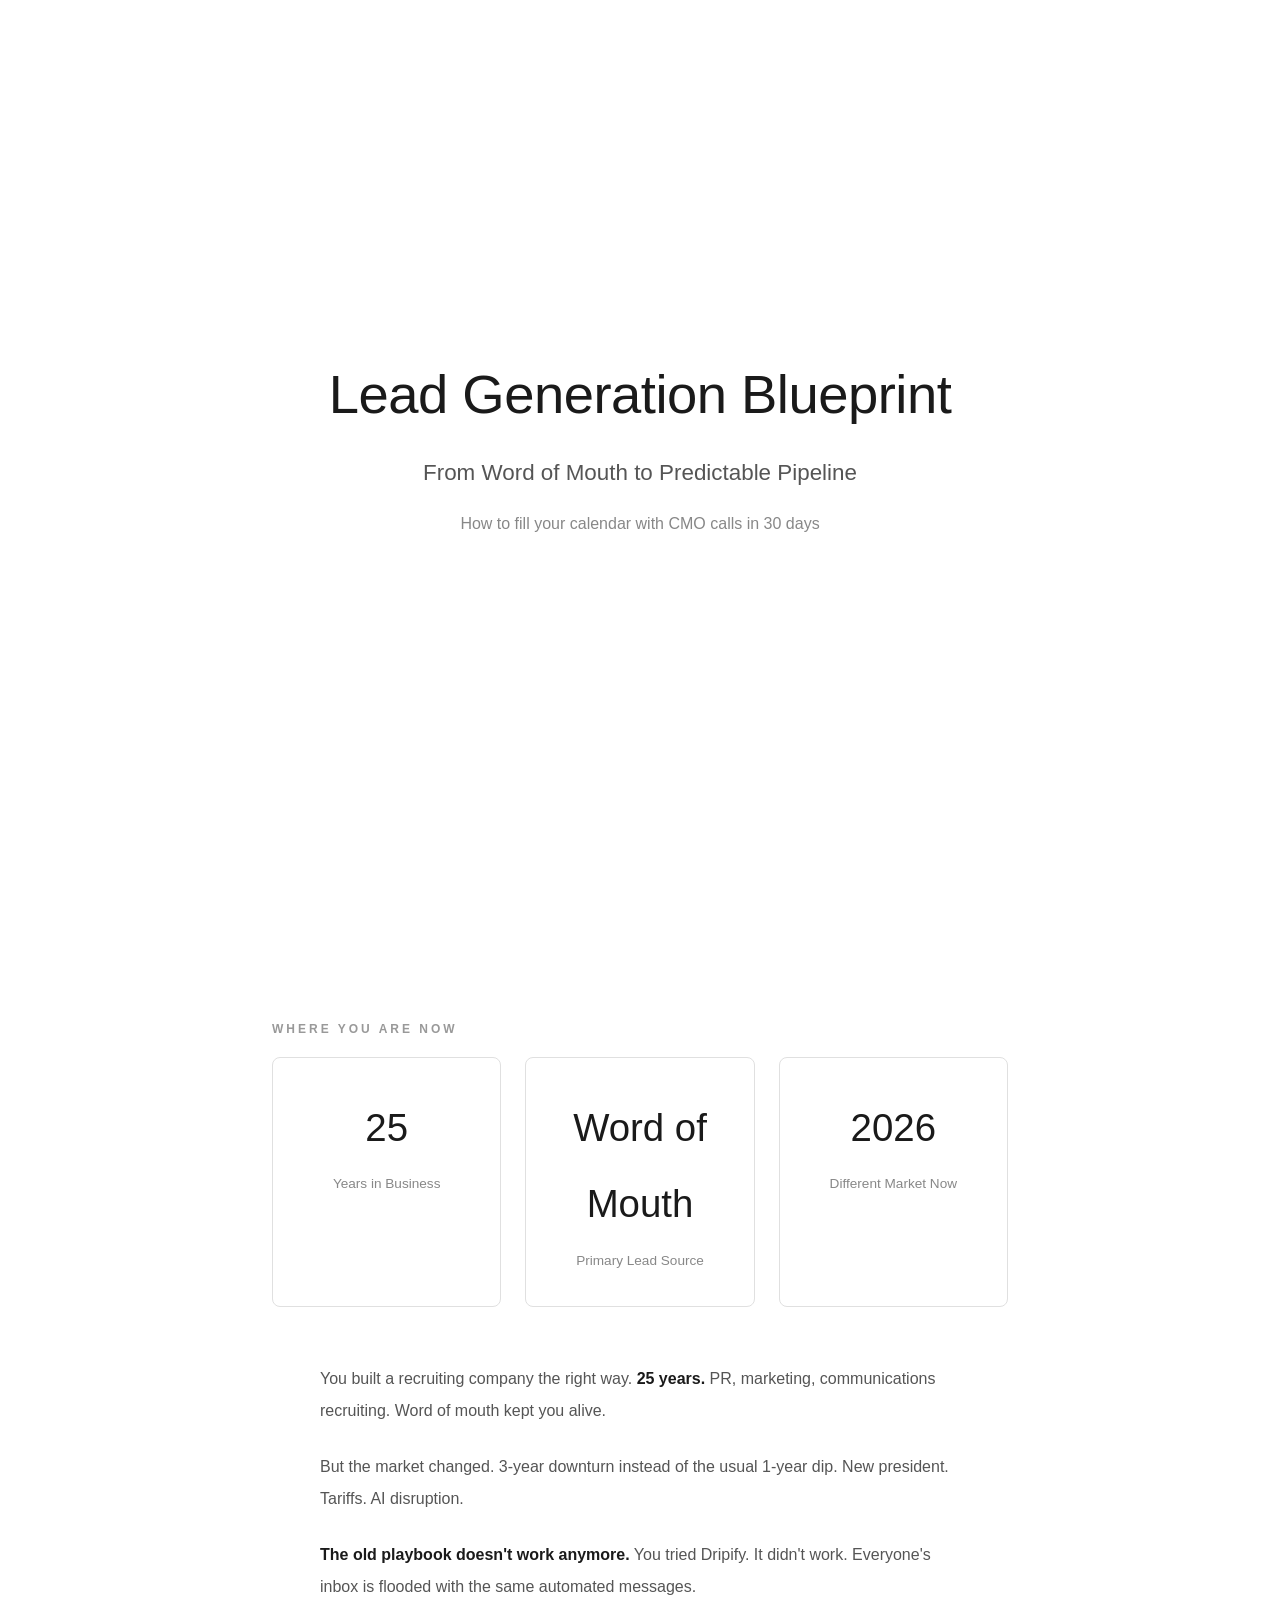
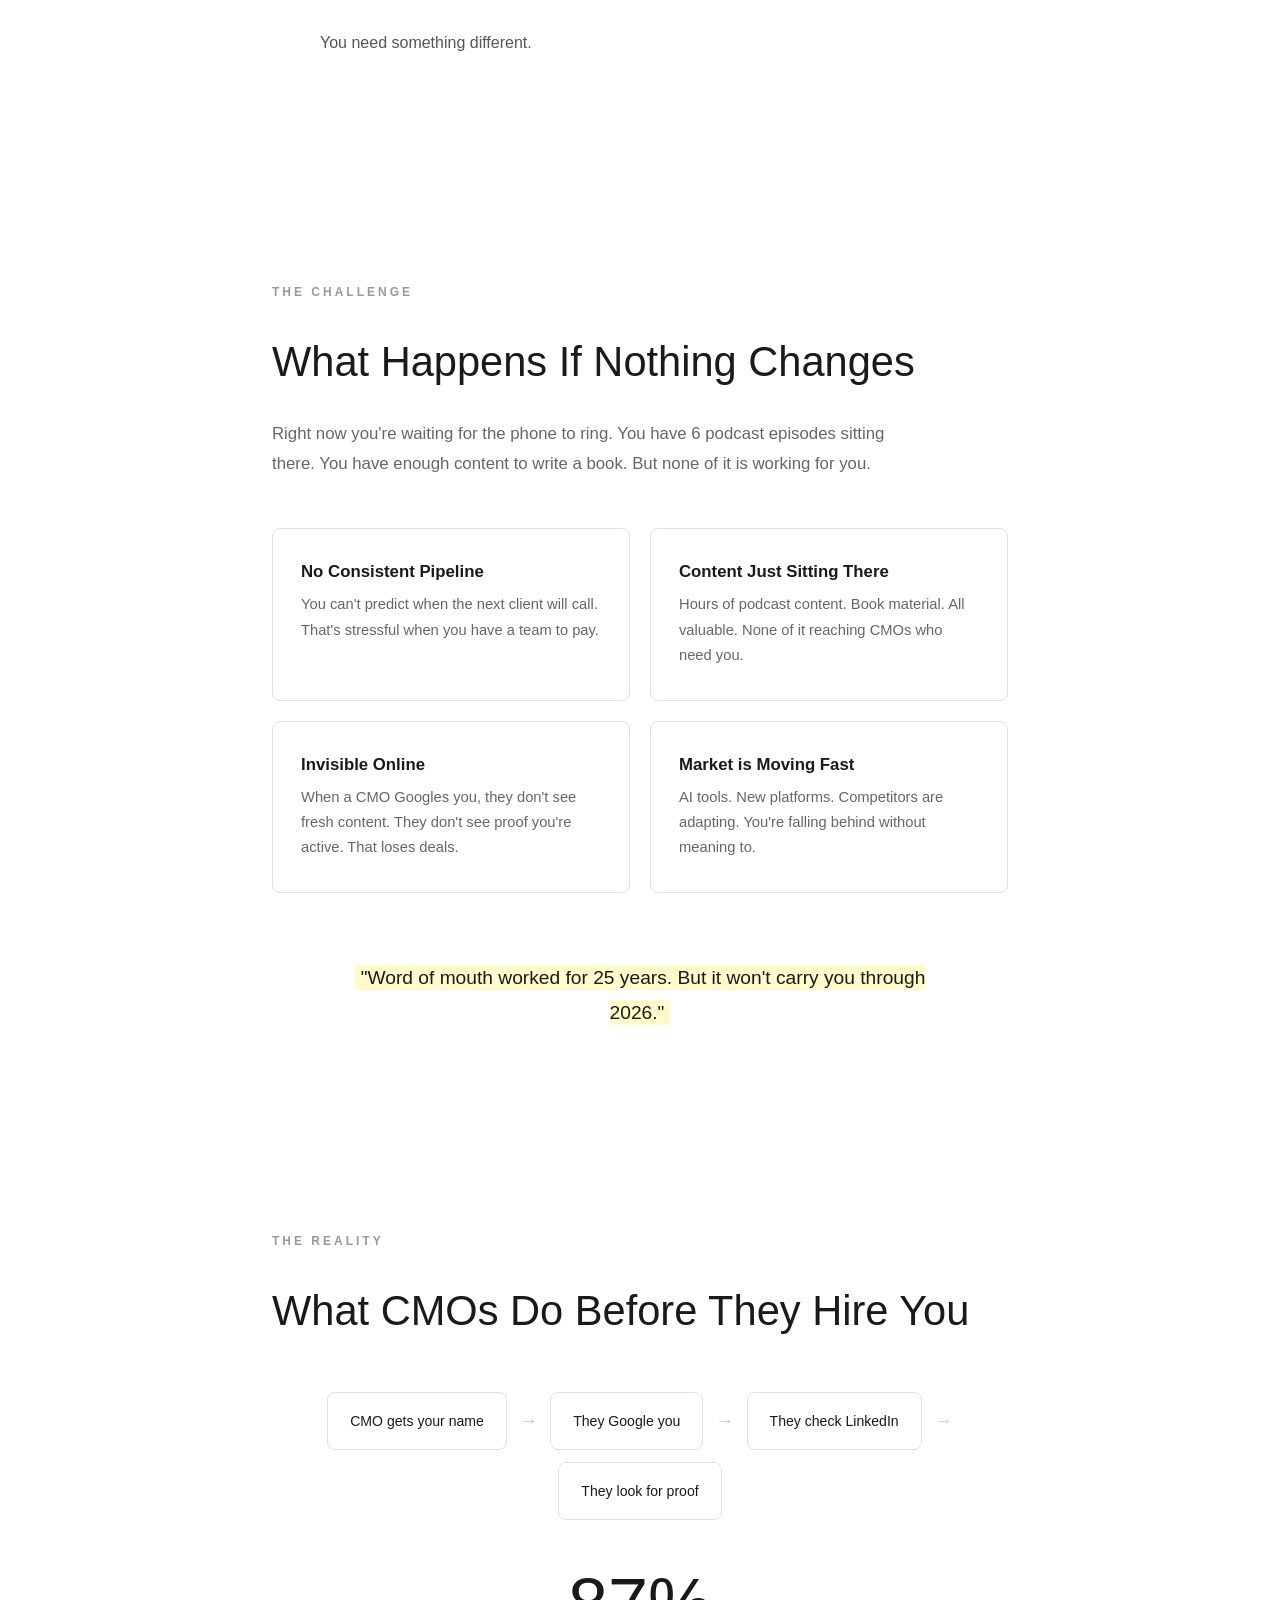
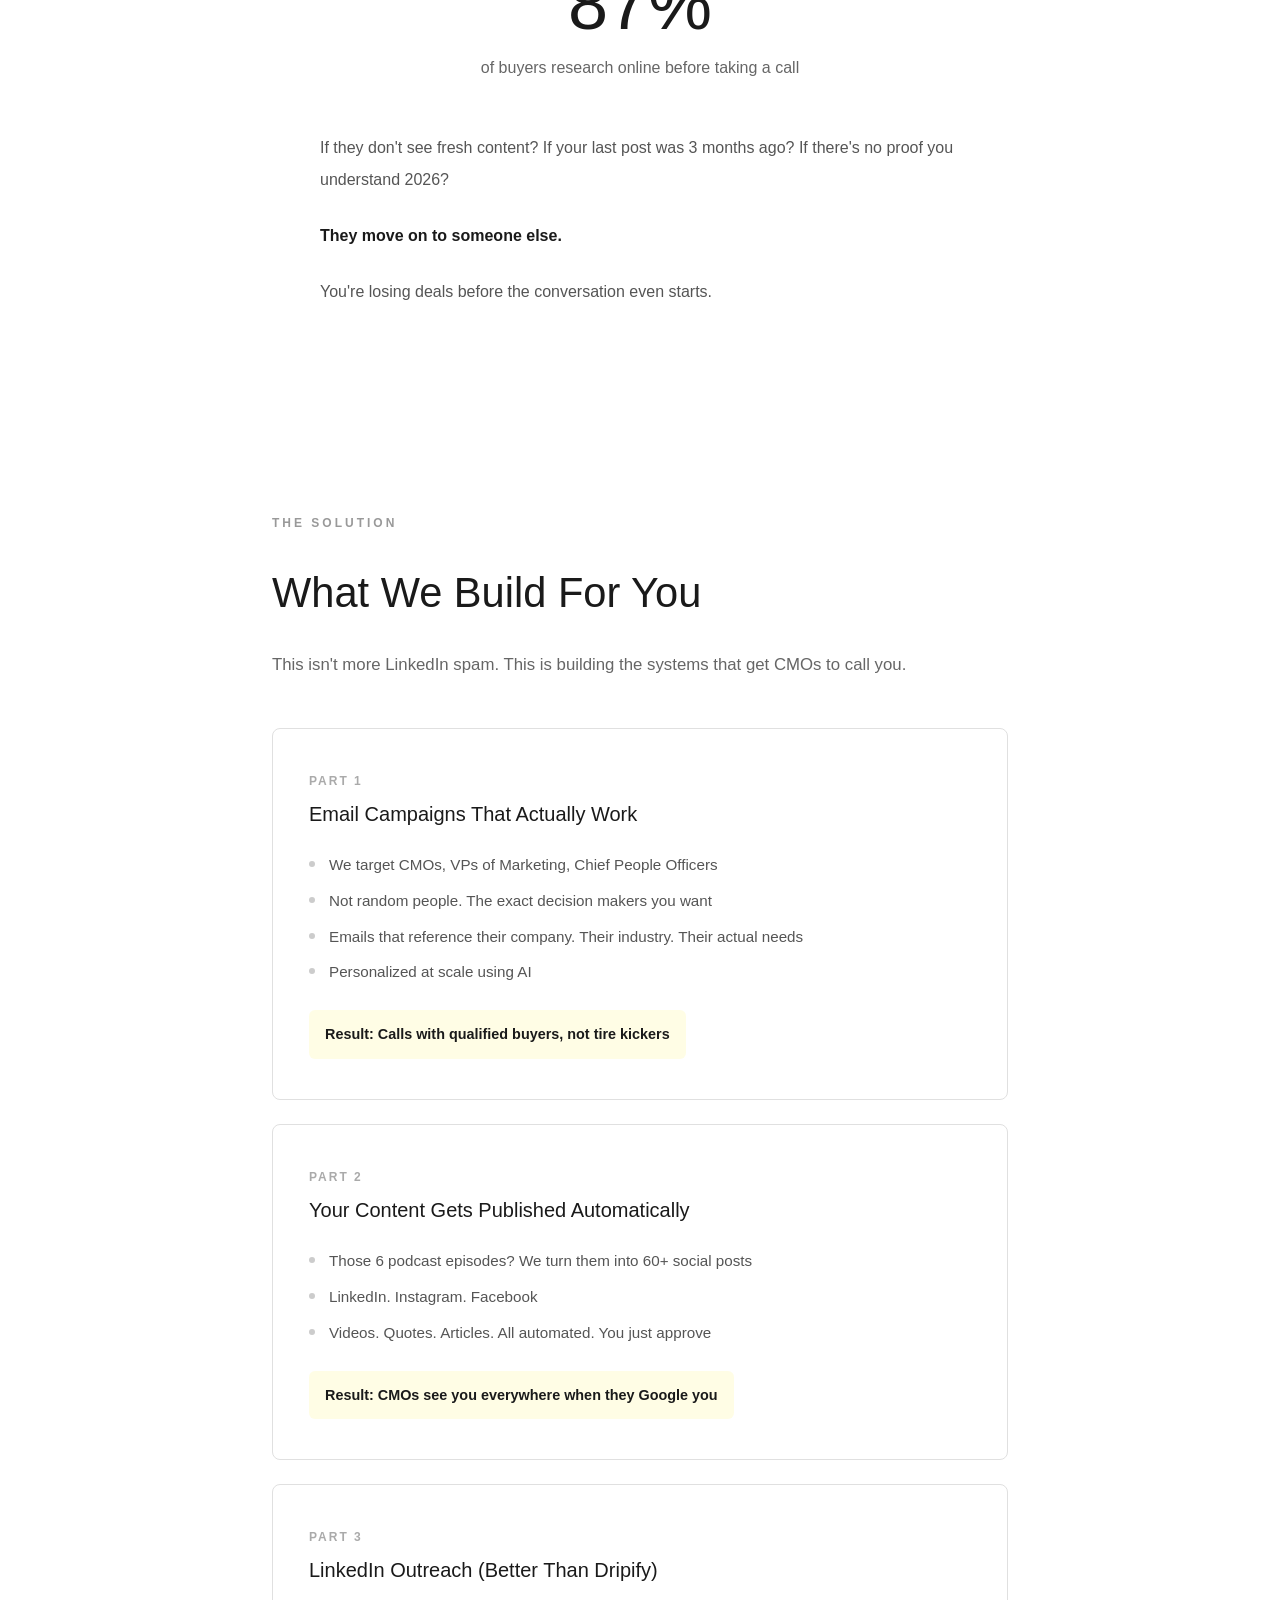
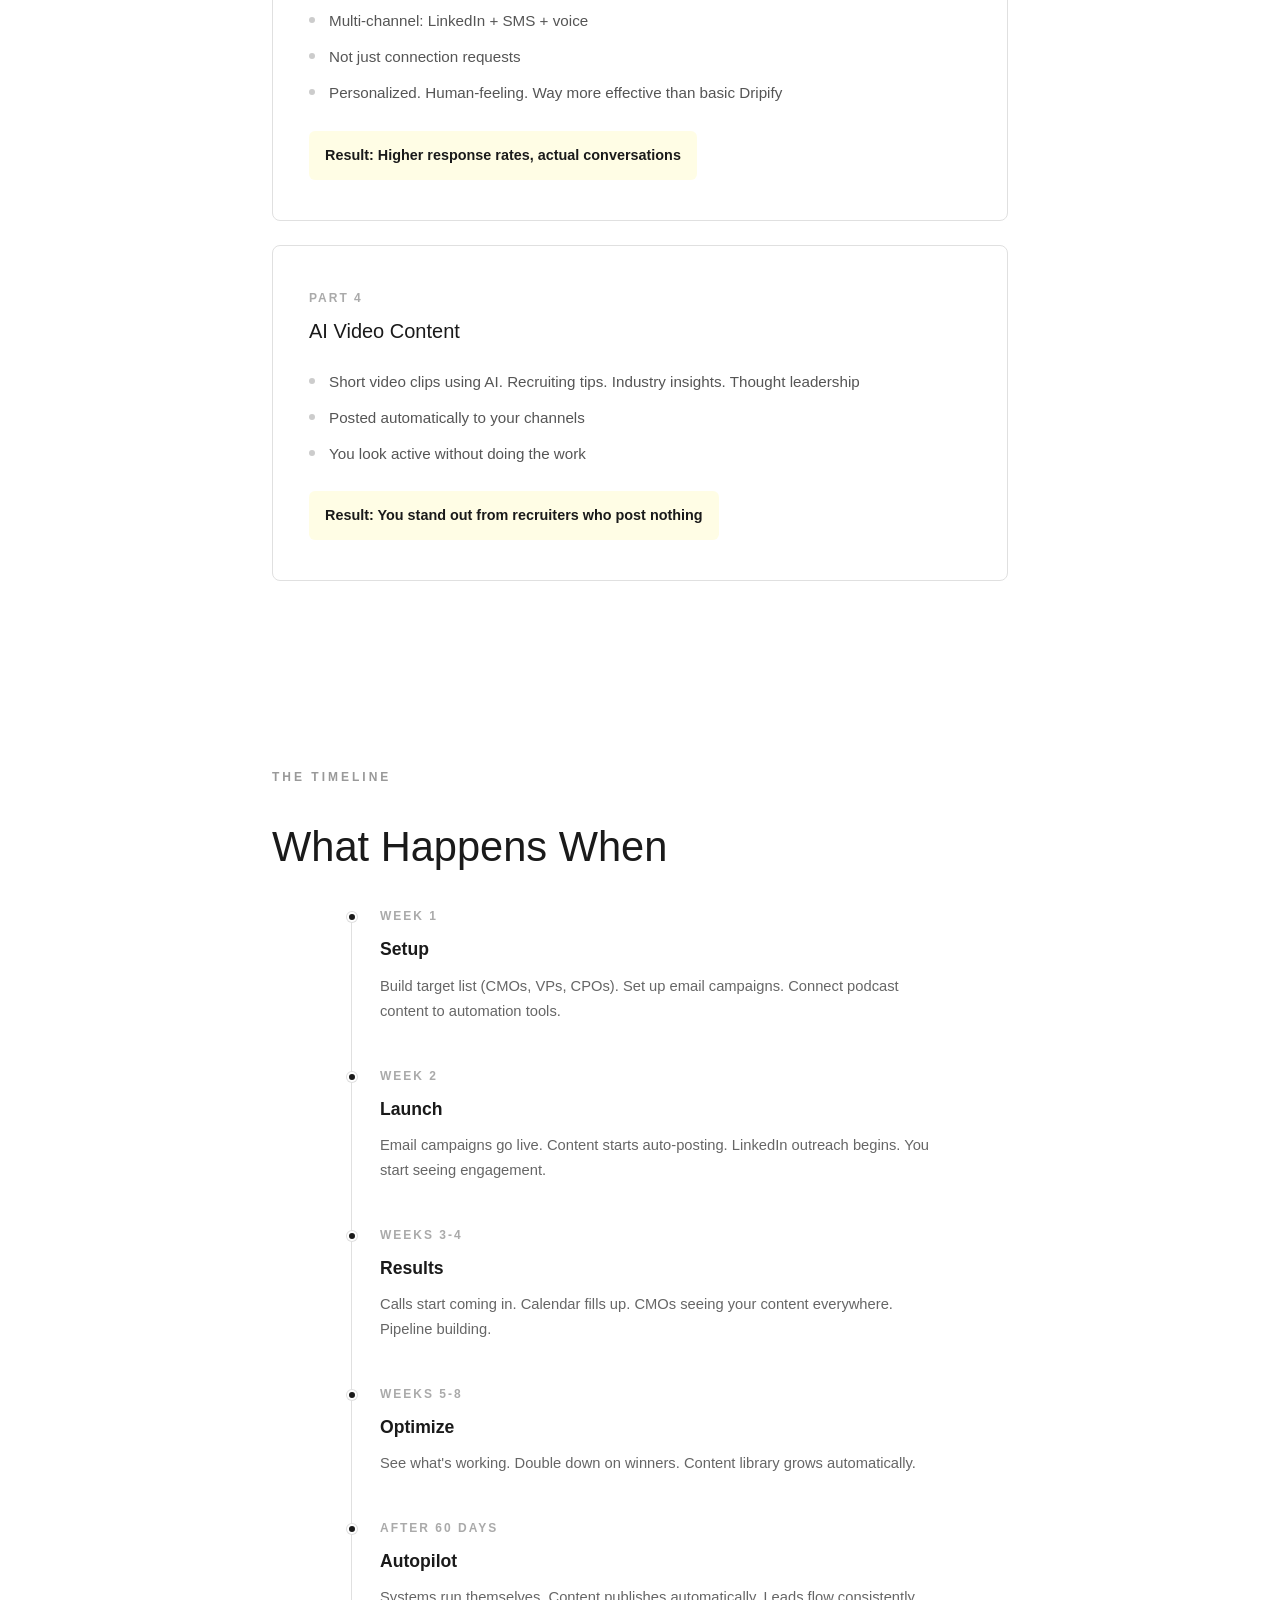
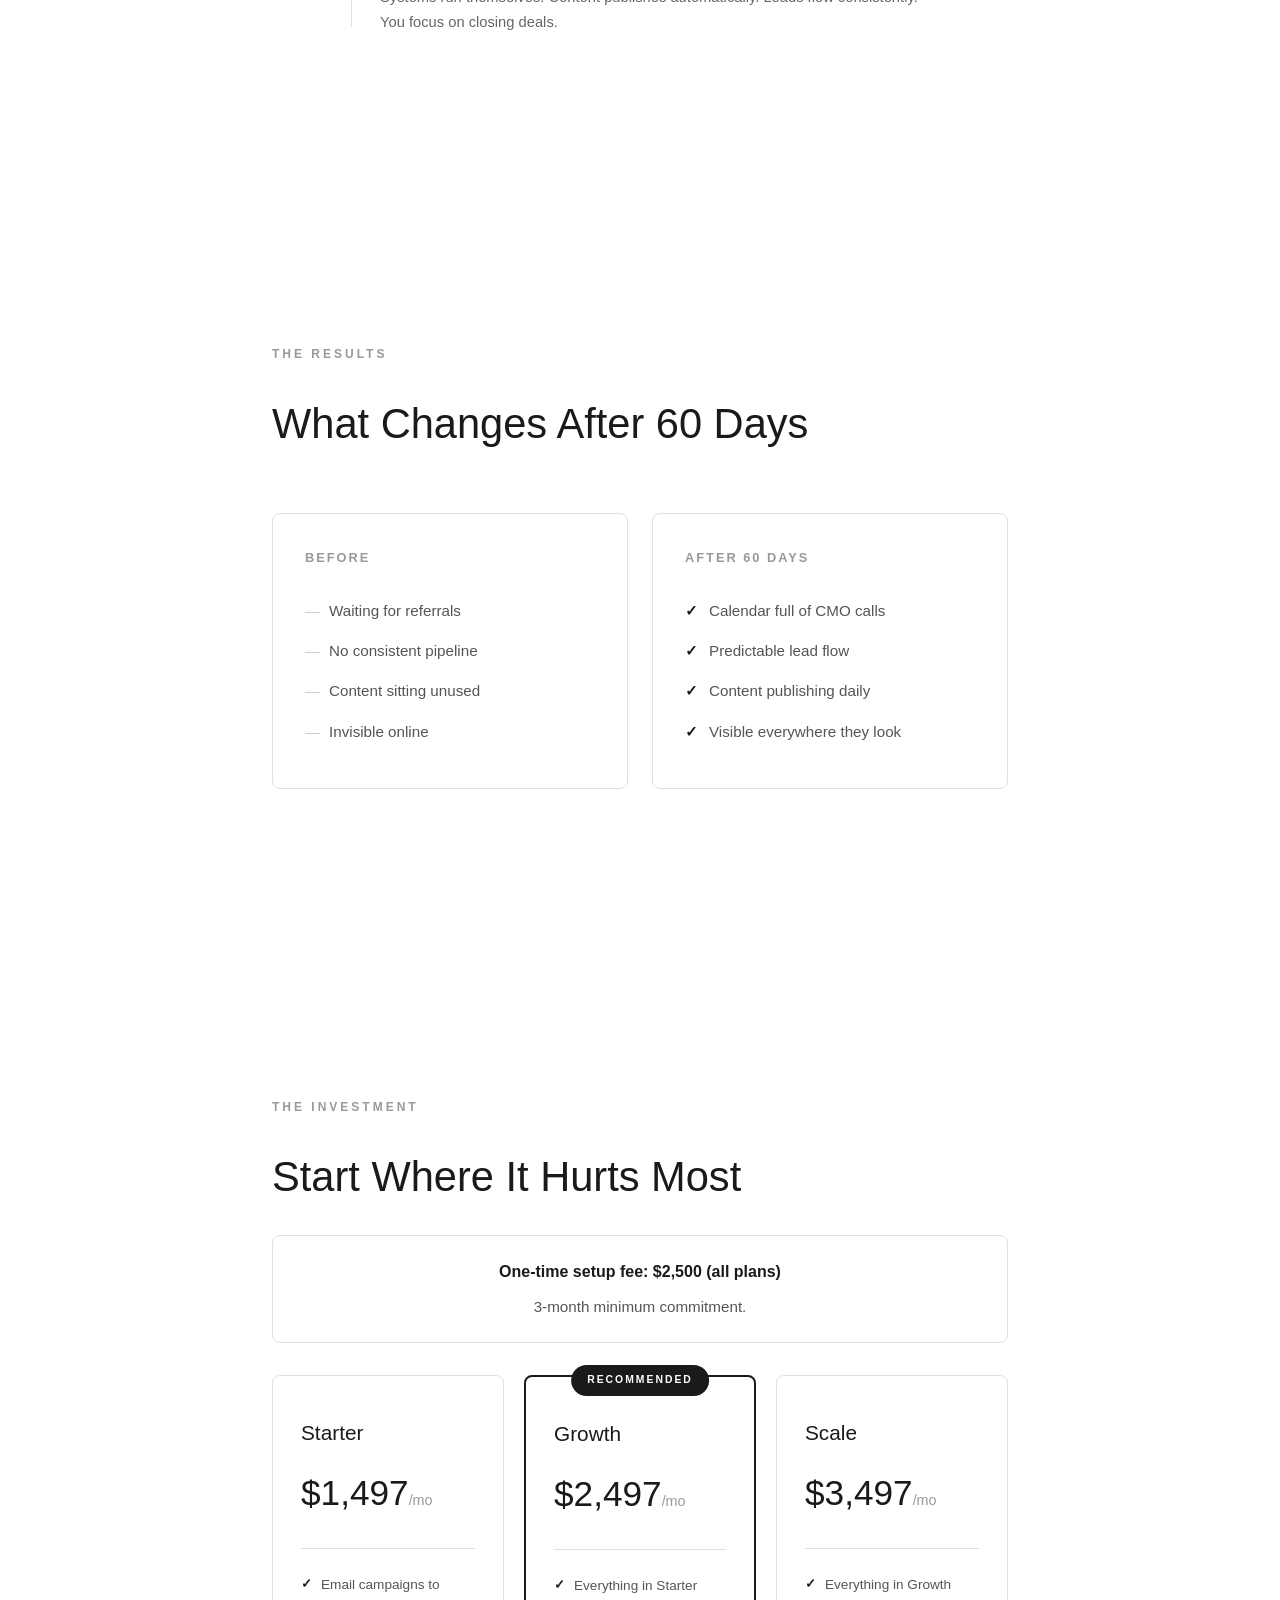
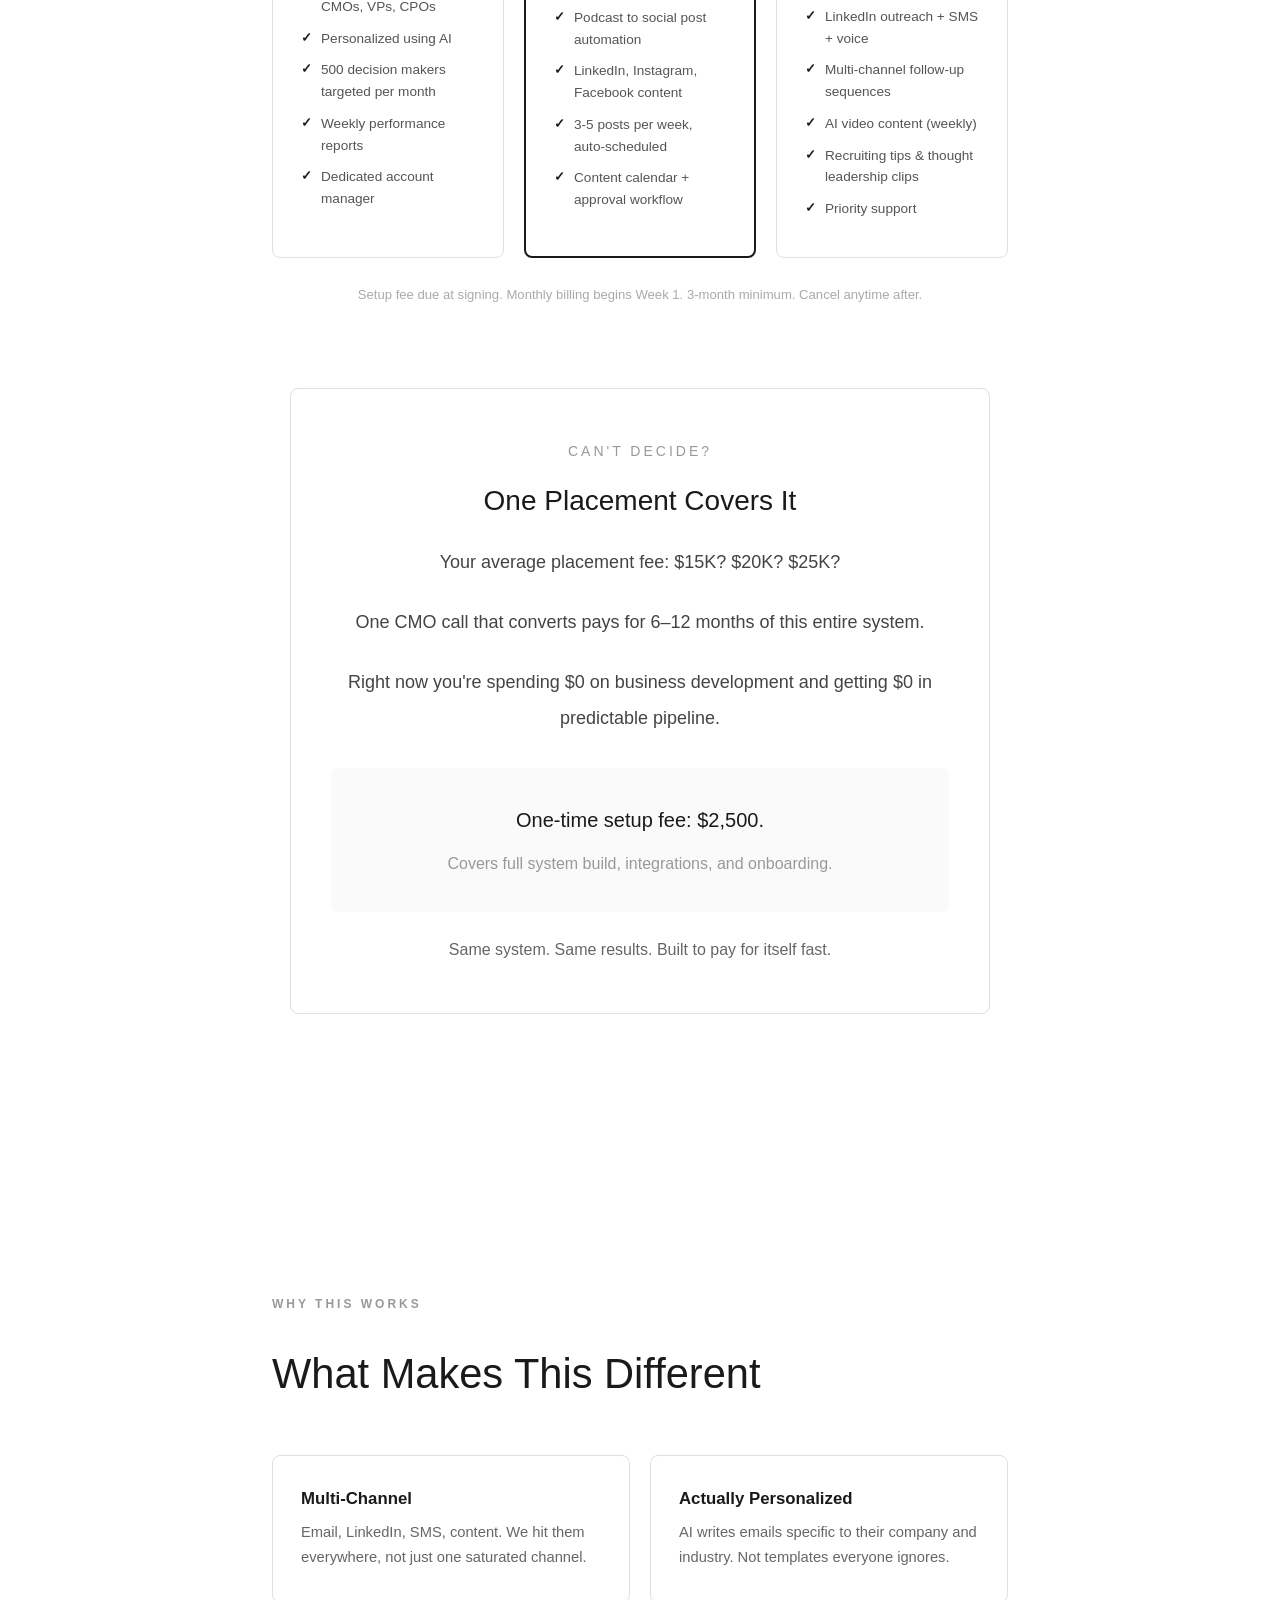
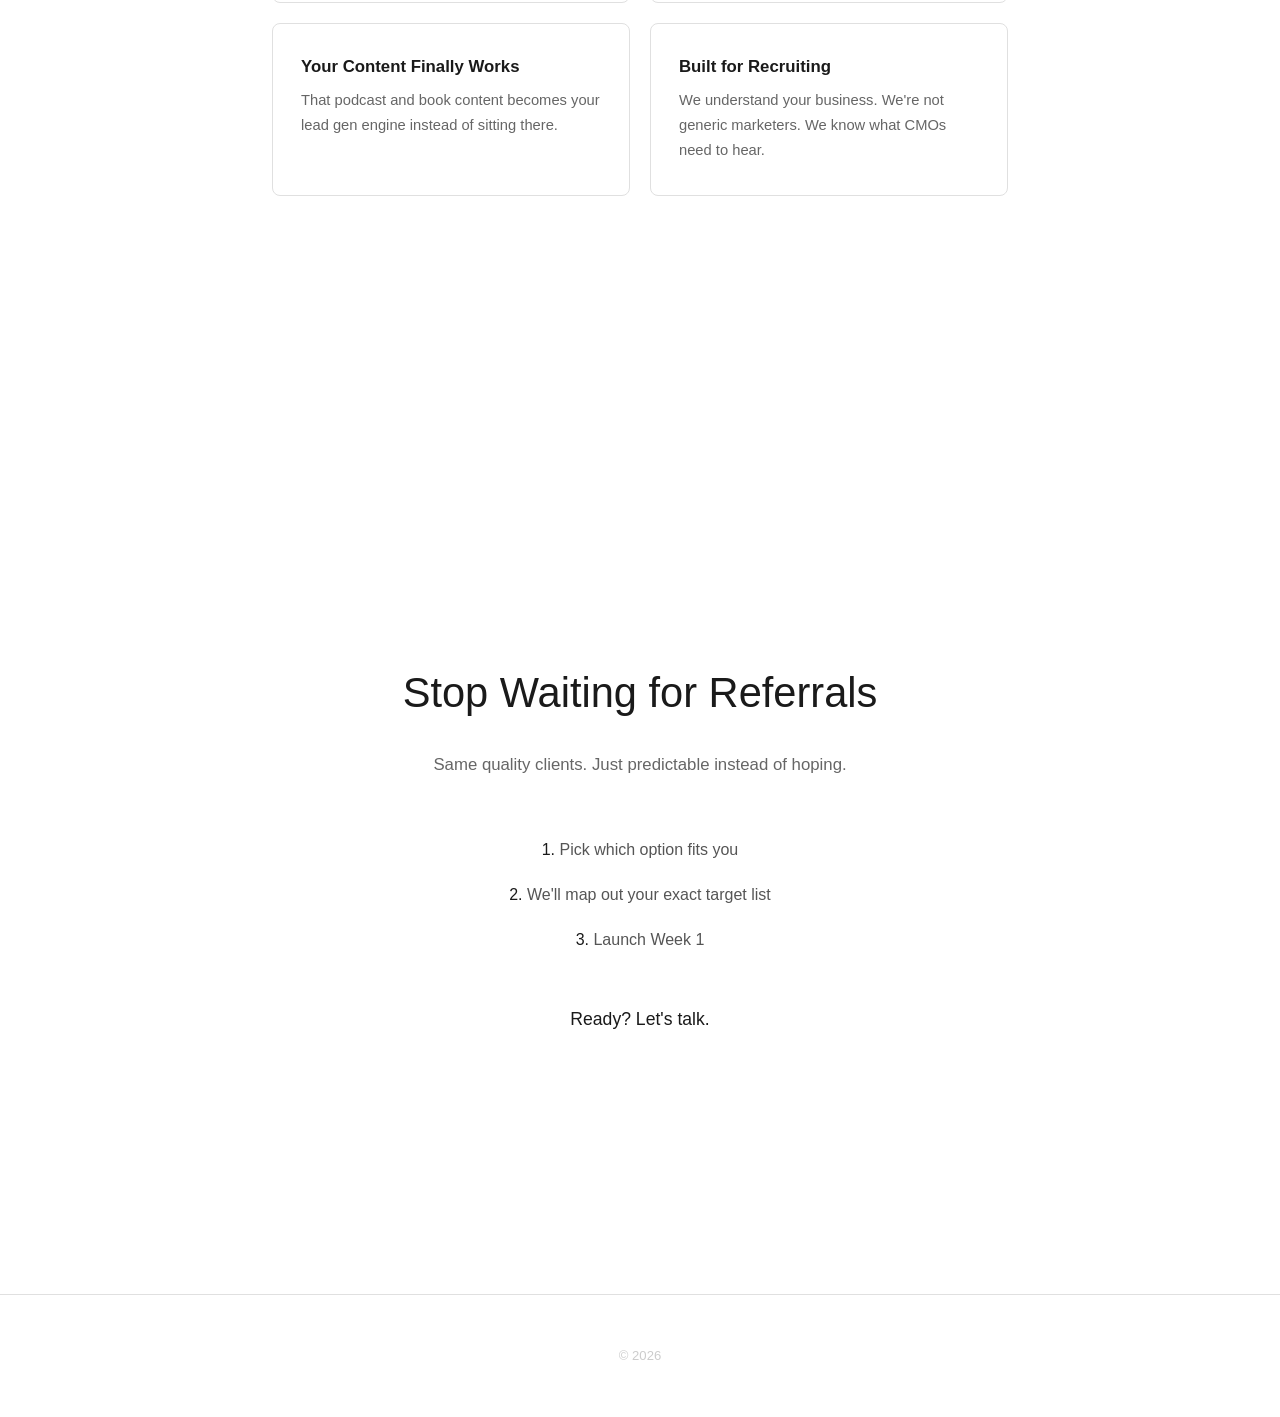
<file: index.html>
<!DOCTYPE html>
<html lang="en">
<head>
<meta charset="UTF-8">
<meta name="viewport" content="width=device-width, initial-scale=1.0">
<title>Lead Generation Blueprint: From Word of Mouth to Predictable Pipeline</title>
<style>
*, *::before, *::after { margin: 0; padding: 0; box-sizing: border-box; }

html { scroll-behavior: smooth; }

body {
  font-family: -apple-system, BlinkMacSystemFont, 'Segoe UI', 'Roboto', sans-serif;
  background: #ffffff;
  color: #1a1a1a;
  font-size: 19px;
  line-height: 2.0;
  -webkit-font-smoothing: antialiased;
}

h1, h2, h3, h4 { line-height: 1.3; }

.container {
  max-width: 800px;
  margin: 0 auto;
  padding: 0 32px;
}

/* Fade-in animation */
.fade-in {
  opacity: 0;
  transform: translateY(24px);
  transition: opacity 0.8s ease, transform 0.8s ease;
}
.fade-in.visible {
  opacity: 1;
  transform: translateY(0);
}
.fade-in.d1 { transition-delay: 0.1s; }
.fade-in.d2 { transition-delay: 0.2s; }
.fade-in.d3 { transition-delay: 0.3s; }
.fade-in.d4 { transition-delay: 0.4s; }

/* ─── HERO ─── */
.hero {
  min-height: 100vh;
  display: flex;
  align-items: center;
  justify-content: center;
  text-align: center;
  padding: 80px 32px;
}
.hero h1 {
  font-size: clamp(2.4rem, 5vw, 3.4rem);
  font-weight: 300;
  letter-spacing: -0.5px;
  margin-bottom: 20px;
  color: #1a1a1a;
}
.hero .subtitle {
  font-size: clamp(1.1rem, 2.5vw, 1.4rem);
  font-weight: 400;
  color: #555;
  margin-bottom: 12px;
}
.hero .sub-desc {
  font-size: 1rem;
  color: #888;
  max-width: 440px;
  margin: 0 auto;
}

/* ─── SECTIONS ─── */
section {
  min-height: 100vh;
  display: flex;
  align-items: center;
  padding: 80px 32px;
}
section .container {
  width: 100%;
}

.section-label {
  font-size: 12px;
  font-weight: 600;
  letter-spacing: 3px;
  text-transform: uppercase;
  color: #999;
  margin-bottom: 16px;
}
.section-title {
  font-size: clamp(2rem, 4vw, 2.6rem);
  font-weight: 300;
  margin-bottom: 16px;
  color: #1a1a1a;
}
.section-subtitle {
  font-size: 1.05rem;
  color: #666;
  max-width: 640px;
  margin-bottom: 48px;
  line-height: 1.8;
}

/* ─── STAT BLOCK ─── */
.stat-row {
  display: grid;
  grid-template-columns: repeat(3, 1fr);
  gap: 24px;
  margin-bottom: 56px;
}
.stat-item {
  text-align: center;
  padding: 32px 16px;
  border: 1px solid #e0e0e0;
  border-radius: 8px;
  transition: border-color 0.3s, transform 0.3s;
}
.stat-item:hover {
  border-color: #bbb;
  transform: translateY(-2px);
}
.stat-number {
  font-size: 2.4rem;
  font-weight: 300;
  color: #1a1a1a;
  margin-bottom: 4px;
}
.stat-label {
  font-size: 0.85rem;
  color: #888;
  font-weight: 500;
}

/* ─── COPY BLOCKS ─── */
.copy-block {
  max-width: 640px;
  margin: 0 auto;
}
.copy-block p {
  color: #555;
  margin-bottom: 24px;
  font-size: 1rem;
}
.copy-block p strong { color: #1a1a1a; }

/* ─── CARDS GRID ─── */
.cards-grid {
  display: grid;
  grid-template-columns: repeat(2, 1fr);
  gap: 20px;
  margin-top: 40px;
  margin-bottom: 48px;
}
.card {
  background: #ffffff;
  border: 1px solid #e0e0e0;
  border-radius: 8px;
  padding: 32px 28px;
  transition: transform 0.3s, border-color 0.3s;
}
.card:hover {
  transform: translateY(-3px);
  border-color: #bbb;
}
.card h3 {
  font-size: 1.05rem;
  font-weight: 600;
  margin-bottom: 10px;
  color: #1a1a1a;
}
.card p {
  color: #666;
  font-size: 0.92rem;
  line-height: 1.7;
}

/* ─── PULL QUOTE ─── */
.pull-quote {
  padding: 20px 0;
  margin: 0 auto;
  max-width: 600px;
  font-size: 1.2rem;
  font-weight: 400;
  color: #1a1a1a;
  text-align: center;
  line-height: 1.8;
}
.pull-quote .highlight {
  background: #ffeb3b44;
  padding: 2px 6px;
}

/* ─── BUYER JOURNEY ─── */
.journey-flow {
  display: flex;
  align-items: center;
  justify-content: center;
  gap: 12px;
  flex-wrap: wrap;
  margin: 40px 0;
}
.journey-step {
  border: 1px solid #e0e0e0;
  border-radius: 8px;
  padding: 14px 22px;
  font-size: 0.88rem;
  font-weight: 500;
  text-align: center;
  color: #1a1a1a;
}
.journey-arrow {
  color: #ccc;
  font-size: 1.2rem;
}
.big-stat {
  text-align: center;
  margin: 48px 0;
}
.big-stat-number {
  font-size: 4.5rem;
  font-weight: 300;
  color: #1a1a1a;
  line-height: 1;
}
.big-stat-label {
  font-size: 1rem;
  color: #666;
  margin-top: 12px;
  max-width: 380px;
  margin-left: auto;
  margin-right: auto;
}

/* ─── SOLUTION ─── */
.solution-block {
  border: 1px solid #e0e0e0;
  border-radius: 8px;
  padding: 40px 36px;
  margin-bottom: 24px;
  transition: border-color 0.3s;
}
.solution-block:hover {
  border-color: #bbb;
}
.solution-part-label {
  font-size: 0.75rem;
  font-weight: 600;
  letter-spacing: 2px;
  text-transform: uppercase;
  color: #aaa;
  margin-bottom: 8px;
}
.solution-block h3 {
  font-size: 1.25rem;
  font-weight: 500;
  margin-bottom: 20px;
  color: #1a1a1a;
}
.solution-block ul {
  list-style: none;
  margin-bottom: 20px;
}
.solution-block li {
  color: #555;
  font-size: 0.95rem;
  padding: 5px 0 5px 20px;
  position: relative;
  line-height: 1.7;
}
.solution-block li::before {
  content: '';
  position: absolute;
  left: 0; top: 14px;
  width: 6px; height: 6px;
  border-radius: 50%;
  background: #ccc;
}
.solution-result {
  font-size: 0.9rem;
  font-weight: 600;
  color: #1a1a1a;
  padding: 10px 16px;
  background: #ffeb3b22;
  border-radius: 6px;
  display: inline-block;
}

/* ─── TIMELINE ─── */
.timeline {
  max-width: 600px;
  margin: 0 auto;
  position: relative;
  padding-left: 40px;
}
.timeline::before {
  content: '';
  position: absolute;
  left: 11px; top: 8px; bottom: 8px;
  width: 1px;
  background: #e0e0e0;
}
.timeline-item {
  margin-bottom: 40px;
  position: relative;
}
.timeline-item:last-child { margin-bottom: 0; }
.timeline-dot {
  position: absolute;
  left: -33px; top: 8px;
  width: 10px; height: 10px;
  border-radius: 50%;
  background: #1a1a1a;
  border: 2px solid #fff;
  box-shadow: 0 0 0 1px #e0e0e0;
}
.timeline-label {
  font-size: 0.75rem;
  font-weight: 600;
  letter-spacing: 2px;
  text-transform: uppercase;
  color: #aaa;
  margin-bottom: 4px;
}
.timeline-title {
  font-size: 1.1rem;
  font-weight: 600;
  margin-bottom: 6px;
  color: #1a1a1a;
}
.timeline-desc {
  color: #666;
  font-size: 0.92rem;
  line-height: 1.7;
}

/* ─── BEFORE / AFTER ─── */
.ba-grid {
  display: grid;
  grid-template-columns: 1fr 1fr;
  gap: 24px;
  margin-top: 48px;
}
.ba-col {
  padding: 36px 32px;
  border-radius: 8px;
  border: 1px solid #e0e0e0;
}
.ba-col h3 {
  font-size: 0.8rem;
  font-weight: 600;
  letter-spacing: 2px;
  text-transform: uppercase;
  margin-bottom: 24px;
  color: #999;
}
.ba-col ul { list-style: none; }
.ba-col li {
  color: #555;
  font-size: 0.95rem;
  padding: 8px 0 8px 24px;
  position: relative;
  line-height: 1.6;
}
.ba-before li::before {
  content: '\2014';
  position: absolute;
  left: 0;
  color: #ccc;
  font-weight: 500;
}
.ba-after li::before {
  content: '\2713';
  position: absolute;
  left: 0;
  color: #1a1a1a;
  font-weight: 600;
}

/* ─── PRICING ─── */
.pricing-note {
  text-align: center;
  padding: 20px 24px;
  border: 1px solid #e0e0e0;
  border-radius: 8px;
  margin-bottom: 32px;
  font-size: 0.95rem;
  color: #555;
}
.pricing-note strong {
  color: #1a1a1a;
  display: block;
  margin-bottom: 4px;
  font-size: 1rem;
}
.pricing-grid {
  display: grid;
  grid-template-columns: repeat(3, 1fr);
  gap: 20px;
  margin-bottom: 24px;
}
.pricing-card {
  border: 1px solid #e0e0e0;
  border-radius: 8px;
  padding: 36px 28px 32px;
  position: relative;
  transition: transform 0.3s, border-color 0.3s;
}
.pricing-card:hover {
  transform: translateY(-3px);
  border-color: #bbb;
}
.pricing-card.recommended {
  border: 2px solid #1a1a1a;
}
.pricing-badge {
  position: absolute;
  top: -12px; left: 50%;
  transform: translateX(-50%);
  background: #1a1a1a;
  color: #fff;
  font-size: 0.65rem;
  font-weight: 700;
  letter-spacing: 2px;
  text-transform: uppercase;
  padding: 5px 16px;
  border-radius: 100px;
  white-space: nowrap;
}
.pricing-tier {
  font-size: 1.3rem;
  font-weight: 500;
  margin-bottom: 4px;
  color: #1a1a1a;
}
.pricing-price {
  font-size: 2.2rem;
  font-weight: 300;
  margin-bottom: 4px;
  color: #1a1a1a;
}
.pricing-price span {
  font-size: 0.9rem;
  font-weight: 400;
  color: #999;
}
.pricing-features {
  list-style: none;
  margin: 20px 0 0;
  padding-top: 20px;
  border-top: 1px solid #e0e0e0;
}
.pricing-features li {
  font-size: 0.85rem;
  color: #555;
  padding: 5px 0 5px 20px;
  position: relative;
  line-height: 1.6;
}
.pricing-features li::before {
  content: '\2713';
  position: absolute;
  left: 0;
  color: #1a1a1a;
  font-weight: 600;
  font-size: 0.8rem;
}
.pricing-fine {
  text-align: center;
  color: #aaa;
  font-size: 0.82rem;
}

/* ─── WHY THIS WORKS ─── */
.why-grid {
  display: grid;
  grid-template-columns: repeat(2, 1fr);
  gap: 20px;
  margin-top: 40px;
}
.why-card {
  border: 1px solid #e0e0e0;
  border-radius: 8px;
  padding: 32px 28px;
  transition: transform 0.3s, border-color 0.3s;
}
.why-card:hover {
  transform: translateY(-3px);
  border-color: #bbb;
}
.why-card h3 {
  font-size: 1.05rem;
  font-weight: 600;
  margin-bottom: 10px;
  color: #1a1a1a;
}
.why-card p {
  color: #666;
  font-size: 0.92rem;
  line-height: 1.7;
}

/* ─── NEXT STEPS ─── */
.next-steps {
  text-align: center;
}
.next-steps .steps-list {
  list-style: none;
  margin: 40px 0;
}
.next-steps .steps-list li {
  font-size: 1rem;
  color: #555;
  padding: 8px 0;
  line-height: 1.8;
}
.next-steps .steps-list li span {
  color: #1a1a1a;
  font-weight: 500;
}
.next-steps .ready {
  font-size: 1.1rem;
  color: #1a1a1a;
  margin-top: 32px;
  font-weight: 400;
}

/* ─── FOOTER ─── */
footer {
  text-align: center;
  padding: 48px 32px;
  border-top: 1px solid #e0e0e0;
  color: #ccc;
  font-size: 0.82rem;
}

/* ─── RESPONSIVE ─── */
@media (max-width: 768px) {
  section { padding: 60px 24px; min-height: auto; min-height: 100vh; }
  .stat-row { grid-template-columns: 1fr; gap: 16px; }
  .cards-grid { grid-template-columns: 1fr; }
  .ba-grid { grid-template-columns: 1fr; gap: 16px; }
  .pricing-grid { grid-template-columns: 1fr; max-width: 360px; margin-left: auto; margin-right: auto; }
  .why-grid { grid-template-columns: 1fr; }
  .journey-arrow { display: none; }
  .journey-flow { flex-direction: column; gap: 10px; }
  .journey-step { width: 100%; }
  .solution-block { padding: 28px 24px; }
}

@media (max-width: 480px) {
  body { font-size: 17px; }
  .hero { padding: 60px 20px; }
  .hero h1 { font-size: 2rem; }
  .pull-quote { font-size: 1.05rem; }
  .big-stat-number { font-size: 3.5rem; }
}
</style>
</head>
<body>

<!-- HERO -->
<section class="hero">
  <div class="container">
    <div class="fade-in">
      <h1>Lead Generation Blueprint</h1>
    </div>
    <div class="fade-in d1">
      <p class="subtitle">From Word of Mouth to Predictable Pipeline</p>
    </div>
    <div class="fade-in d2">
      <p class="sub-desc">How to fill your calendar with CMO calls in 30 days</p>
    </div>
  </div>
</section>

<!-- WHERE YOU ARE NOW -->
<section>
  <div class="container">
    <div class="fade-in">
      <div class="section-label">Where You Are Now</div>
    </div>

    <div class="stat-row fade-in d1">
      <div class="stat-item">
        <div class="stat-number">25</div>
        <div class="stat-label">Years in Business</div>
      </div>
      <div class="stat-item">
        <div class="stat-number">Word of Mouth</div>
        <div class="stat-label">Primary Lead Source</div>
      </div>
      <div class="stat-item">
        <div class="stat-number">2026</div>
        <div class="stat-label">Different Market Now</div>
      </div>
    </div>

    <div class="copy-block fade-in d2">
      <p>You built a recruiting company the right way. <strong>25 years.</strong> PR, marketing, communications recruiting. Word of mouth kept you alive.</p>

      <p>But the market changed. 3-year downturn instead of the usual 1-year dip. New president. Tariffs. AI disruption.</p>

      <p><strong>The old playbook doesn't work anymore.</strong> You tried Dripify. It didn't work. Everyone's inbox is flooded with the same automated messages.</p>

      <p>You need something different.</p>
    </div>
  </div>
</section>

<!-- THE CHALLENGE -->
<section>
  <div class="container">
    <div class="fade-in">
      <div class="section-label">The Challenge</div>
      <div class="section-title">What Happens If Nothing Changes</div>
    </div>
    <div class="fade-in d1">
      <div class="section-subtitle">Right now you're waiting for the phone to ring. You have 6 podcast episodes sitting there. You have enough content to write a book. But none of it is working for you.</div>
    </div>

    <div class="cards-grid fade-in d2">
      <div class="card">
        <h3>No Consistent Pipeline</h3>
        <p>You can't predict when the next client will call. That's stressful when you have a team to pay.</p>
      </div>
      <div class="card">
        <h3>Content Just Sitting There</h3>
        <p>Hours of podcast content. Book material. All valuable. None of it reaching CMOs who need you.</p>
      </div>
      <div class="card">
        <h3>Invisible Online</h3>
        <p>When a CMO Googles you, they don't see fresh content. They don't see proof you're active. That loses deals.</p>
      </div>
      <div class="card">
        <h3>Market is Moving Fast</h3>
        <p>AI tools. New platforms. Competitors are adapting. You're falling behind without meaning to.</p>
      </div>
    </div>

    <div class="pull-quote fade-in d3">
      <span class="highlight">"Word of mouth worked for 25 years. But it won't carry you through 2026."</span>
    </div>
  </div>
</section>

<!-- THE REALITY -->
<section>
  <div class="container">
    <div class="fade-in">
      <div class="section-label">The Reality</div>
      <div class="section-title">What CMOs Do Before They Hire You</div>
    </div>

    <div class="journey-flow fade-in d1">
      <div class="journey-step">CMO gets your name</div>
      <div class="journey-arrow">&rarr;</div>
      <div class="journey-step">They Google you</div>
      <div class="journey-arrow">&rarr;</div>
      <div class="journey-step">They check LinkedIn</div>
      <div class="journey-arrow">&rarr;</div>
      <div class="journey-step">They look for proof</div>
    </div>

    <div class="big-stat fade-in d2">
      <div class="big-stat-number">87%</div>
      <div class="big-stat-label">of buyers research online before taking a call</div>
    </div>

    <div class="copy-block fade-in d3">
      <p>If they don't see fresh content? If your last post was 3 months ago? If there's no proof you understand 2026?</p>

      <p><strong>They move on to someone else.</strong></p>

      <p>You're losing deals before the conversation even starts.</p>
    </div>
  </div>
</section>

<!-- THE SOLUTION -->
<section>
  <div class="container">
    <div class="fade-in">
      <div class="section-label">The Solution</div>
      <div class="section-title">What We Build For You</div>
      <div class="section-subtitle">This isn't more LinkedIn spam. This is building the systems that get CMOs to call you.</div>
    </div>

    <div class="solution-block fade-in d1">
      <div class="solution-part-label">Part 1</div>
      <h3>Email Campaigns That Actually Work</h3>
      <ul>
        <li>We target CMOs, VPs of Marketing, Chief People Officers</li>
        <li>Not random people. The exact decision makers you want</li>
        <li>Emails that reference their company. Their industry. Their actual needs</li>
        <li>Personalized at scale using AI</li>
      </ul>
      <div class="solution-result">Result: Calls with qualified buyers, not tire kickers</div>
    </div>

    <div class="solution-block fade-in d2">
      <div class="solution-part-label">Part 2</div>
      <h3>Your Content Gets Published Automatically</h3>
      <ul>
        <li>Those 6 podcast episodes? We turn them into 60+ social posts</li>
        <li>LinkedIn. Instagram. Facebook</li>
        <li>Videos. Quotes. Articles. All automated. You just approve</li>
      </ul>
      <div class="solution-result">Result: CMOs see you everywhere when they Google you</div>
    </div>

    <div class="solution-block fade-in d3">
      <div class="solution-part-label">Part 3</div>
      <h3>LinkedIn Outreach (Better Than Dripify)</h3>
      <ul>
        <li>Multi-channel: LinkedIn + SMS + voice</li>
        <li>Not just connection requests</li>
        <li>Personalized. Human-feeling. Way more effective than basic Dripify</li>
      </ul>
      <div class="solution-result">Result: Higher response rates, actual conversations</div>
    </div>

    <div class="solution-block fade-in d4">
      <div class="solution-part-label">Part 4</div>
      <h3>AI Video Content</h3>
      <ul>
        <li>Short video clips using AI. Recruiting tips. Industry insights. Thought leadership</li>
        <li>Posted automatically to your channels</li>
        <li>You look active without doing the work</li>
      </ul>
      <div class="solution-result">Result: You stand out from recruiters who post nothing</div>
    </div>
  </div>
</section>

<!-- TIMELINE -->
<section>
  <div class="container">
    <div class="fade-in">
      <div class="section-label">The Timeline</div>
      <div class="section-title">What Happens When</div>
    </div>

    <div class="timeline fade-in d1">
      <div class="timeline-item">
        <div class="timeline-dot"></div>
        <div class="timeline-label">Week 1</div>
        <div class="timeline-title">Setup</div>
        <div class="timeline-desc">Build target list (CMOs, VPs, CPOs). Set up email campaigns. Connect podcast content to automation tools.</div>
      </div>
      <div class="timeline-item">
        <div class="timeline-dot"></div>
        <div class="timeline-label">Week 2</div>
        <div class="timeline-title">Launch</div>
        <div class="timeline-desc">Email campaigns go live. Content starts auto-posting. LinkedIn outreach begins. You start seeing engagement.</div>
      </div>
      <div class="timeline-item">
        <div class="timeline-dot"></div>
        <div class="timeline-label">Weeks 3-4</div>
        <div class="timeline-title">Results</div>
        <div class="timeline-desc">Calls start coming in. Calendar fills up. CMOs seeing your content everywhere. Pipeline building.</div>
      </div>
      <div class="timeline-item">
        <div class="timeline-dot"></div>
        <div class="timeline-label">Weeks 5-8</div>
        <div class="timeline-title">Optimize</div>
        <div class="timeline-desc">See what's working. Double down on winners. Content library grows automatically.</div>
      </div>
      <div class="timeline-item">
        <div class="timeline-dot"></div>
        <div class="timeline-label">After 60 Days</div>
        <div class="timeline-title">Autopilot</div>
        <div class="timeline-desc">Systems run themselves. Content publishes automatically. Leads flow consistently. You focus on closing deals.</div>
      </div>
    </div>
  </div>
</section>

<!-- RESULTS: BEFORE / AFTER -->
<section>
  <div class="container">
    <div class="fade-in">
      <div class="section-label">The Results</div>
      <div class="section-title">What Changes After 60 Days</div>
    </div>

    <div class="ba-grid fade-in d1">
      <div class="ba-col ba-before">
        <h3>Before</h3>
        <ul>
          <li>Waiting for referrals</li>
          <li>No consistent pipeline</li>
          <li>Content sitting unused</li>
          <li>Invisible online</li>
        </ul>
      </div>
      <div class="ba-col ba-after">
        <h3>After 60 Days</h3>
        <ul>
          <li>Calendar full of CMO calls</li>
          <li>Predictable lead flow</li>
          <li>Content publishing daily</li>
          <li>Visible everywhere they look</li>
        </ul>
      </div>
    </div>
  </div>
</section>

<!-- PRICING -->
<section>
  <div class="container">
    <div class="fade-in">
      <div class="section-label">The Investment</div>
      <div class="section-title">Start Where It Hurts Most</div>
    </div>

    <div class="pricing-note fade-in d1">
      <strong>One-time setup fee: $2,500 (all plans)</strong>
      <span>3-month minimum commitment.</span>
    </div>

    <div class="pricing-grid fade-in d2">
      <div class="pricing-card">
        <div class="pricing-tier">Starter</div>
        <div class="pricing-price">$1,497<span>/mo</span></div>
        <ul class="pricing-features">
          <li>Email campaigns to CMOs, VPs, CPOs</li>
          <li>Personalized using AI</li>
          <li>500 decision makers targeted per month</li>
          <li>Weekly performance reports</li>
          <li>Dedicated account manager</li>
        </ul>
      </div>

      <div class="pricing-card recommended">
        <div class="pricing-badge">Recommended</div>
        <div class="pricing-tier">Growth</div>
        <div class="pricing-price">$2,497<span>/mo</span></div>
        <ul class="pricing-features">
          <li>Everything in Starter</li>
          <li>Podcast to social post automation</li>
          <li>LinkedIn, Instagram, Facebook content</li>
          <li>3-5 posts per week, auto-scheduled</li>
          <li>Content calendar + approval workflow</li>
        </ul>
      </div>

      <div class="pricing-card">
        <div class="pricing-tier">Scale</div>
        <div class="pricing-price">$3,497<span>/mo</span></div>
        <ul class="pricing-features">
          <li>Everything in Growth</li>
          <li>LinkedIn outreach + SMS + voice</li>
          <li>Multi-channel follow-up sequences</li>
          <li>AI video content (weekly)</li>
          <li>Recruiting tips &amp; thought leadership clips</li>
          <li>Priority support</li>
        </ul>
      </div>
    </div>

    <p class="pricing-fine fade-in d3">Setup fee due at signing. Monthly billing begins Week 1. 3-month minimum. Cancel anytime after.</p>

    <!-- HORMOZI OFFER -->
    <div class="fade-in d4" style="margin-top: 80px; max-width: 700px; margin-left: auto; margin-right: auto; padding: 48px 40px; border: 1px solid #e0e0e0; border-radius: 8px; text-align: center;">
      <div style="font-size: 14px; text-transform: uppercase; letter-spacing: 3px; color: #999; margin-bottom: 16px;">Can't Decide?</div>
      <h3 style="font-size: 28px; font-weight: 300; margin-bottom: 24px; line-height: 1.4;">One Placement Covers It</h3>
      <p style="font-size: 18px; line-height: 2.0; color: #444; margin-bottom: 24px;">Your average placement fee: $15K? $20K? $25K?</p>
      <p style="font-size: 18px; line-height: 2.0; color: #444; margin-bottom: 24px;">One CMO call that converts pays for 6–12 months of this entire system.</p>
      <p style="font-size: 18px; line-height: 2.0; color: #444; margin-bottom: 32px;">Right now you're spending $0 on business development and getting $0 in predictable pipeline.</p>
      <div style="padding: 32px; background: #fafafa; border-radius: 8px; margin-bottom: 24px;">
        <p style="font-size: 20px; font-weight: 500; color: #1a1a1a; margin-bottom: 8px;">One-time setup fee: $2,500.</p>
        <p style="font-size: 16px; color: #999;">Covers full system build, integrations, and onboarding.</p>
      </div>
      <p style="font-size: 16px; color: #666; line-height: 1.8;">Same system. Same results. Built to pay for itself fast.</p>
    </div>
  </div>
</section>

<!-- WHY THIS WORKS -->
<section>
  <div class="container">
    <div class="fade-in">
      <div class="section-label">Why This Works</div>
      <div class="section-title">What Makes This Different</div>
    </div>

    <div class="why-grid fade-in d1">
      <div class="why-card">
        <h3>Multi-Channel</h3>
        <p>Email, LinkedIn, SMS, content. We hit them everywhere, not just one saturated channel.</p>
      </div>
      <div class="why-card">
        <h3>Actually Personalized</h3>
        <p>AI writes emails specific to their company and industry. Not templates everyone ignores.</p>
      </div>
      <div class="why-card">
        <h3>Your Content Finally Works</h3>
        <p>That podcast and book content becomes your lead gen engine instead of sitting there.</p>
      </div>
      <div class="why-card">
        <h3>Built for Recruiting</h3>
        <p>We understand your business. We're not generic marketers. We know what CMOs need to hear.</p>
      </div>
    </div>
  </div>
</section>

<!-- NEXT STEPS -->
<section>
  <div class="container">
    <div class="next-steps fade-in">
      <div class="section-title">Stop Waiting for Referrals</div>
      <p class="section-subtitle" style="text-align:center; margin-left:auto; margin-right:auto;">Same quality clients. Just predictable instead of hoping.</p>

      <ul class="steps-list">
        <li><span>1.</span> Pick which option fits you</li>
        <li><span>2.</span> We'll map out your exact target list</li>
        <li><span>3.</span> Launch Week 1</li>
      </ul>

      <p class="ready">Ready? Let's talk.</p>
    </div>
  </div>
</section>

<!-- FOOTER -->
<footer>
  <div class="container">
    <p>&copy; 2026</p>
  </div>
</footer>

<script>
document.addEventListener('DOMContentLoaded', function() {
  var observer = new IntersectionObserver(function(entries) {
    entries.forEach(function(entry) {
      if (entry.isIntersecting) {
        entry.target.classList.add('visible');
      }
    });
  }, { threshold: 0.1, rootMargin: '0px 0px -60px 0px' });

  document.querySelectorAll('.fade-in').forEach(function(el) {
    observer.observe(el);
  });
});
</script>

</body>
</html>
</file>
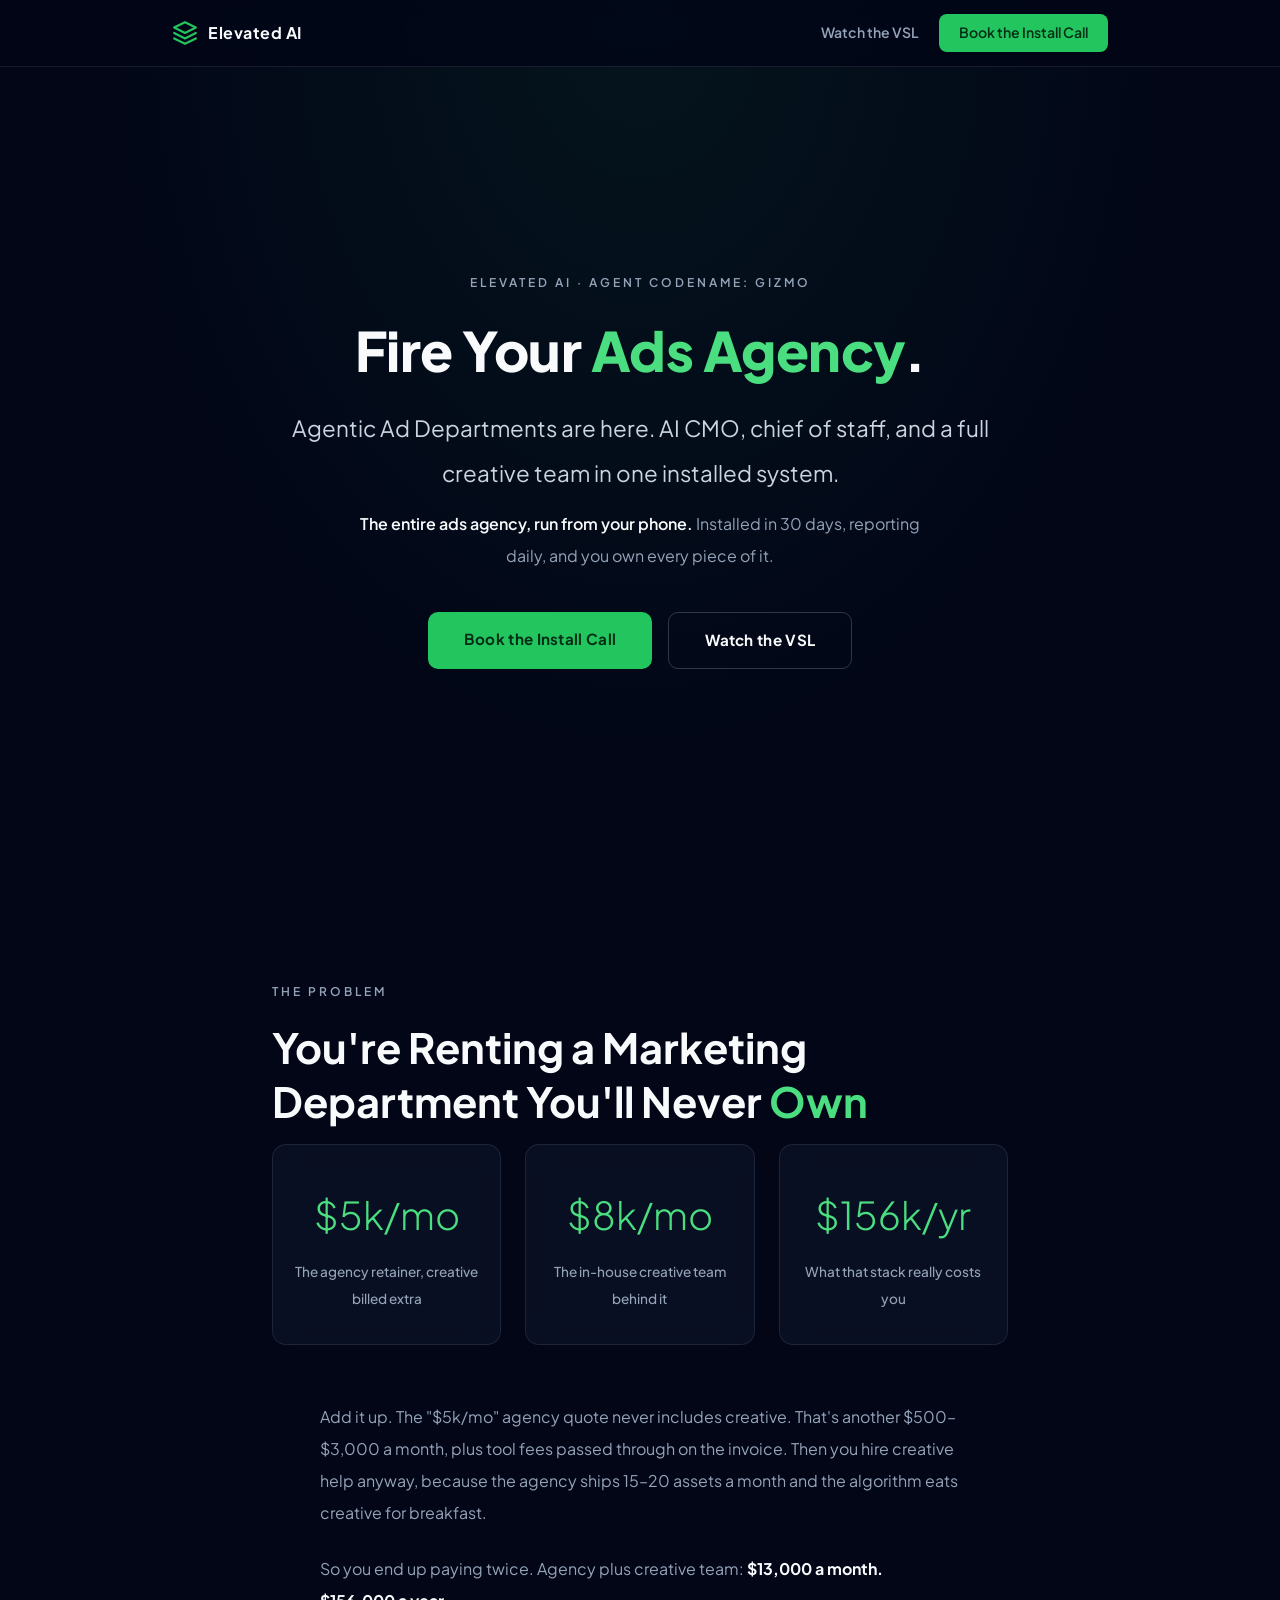
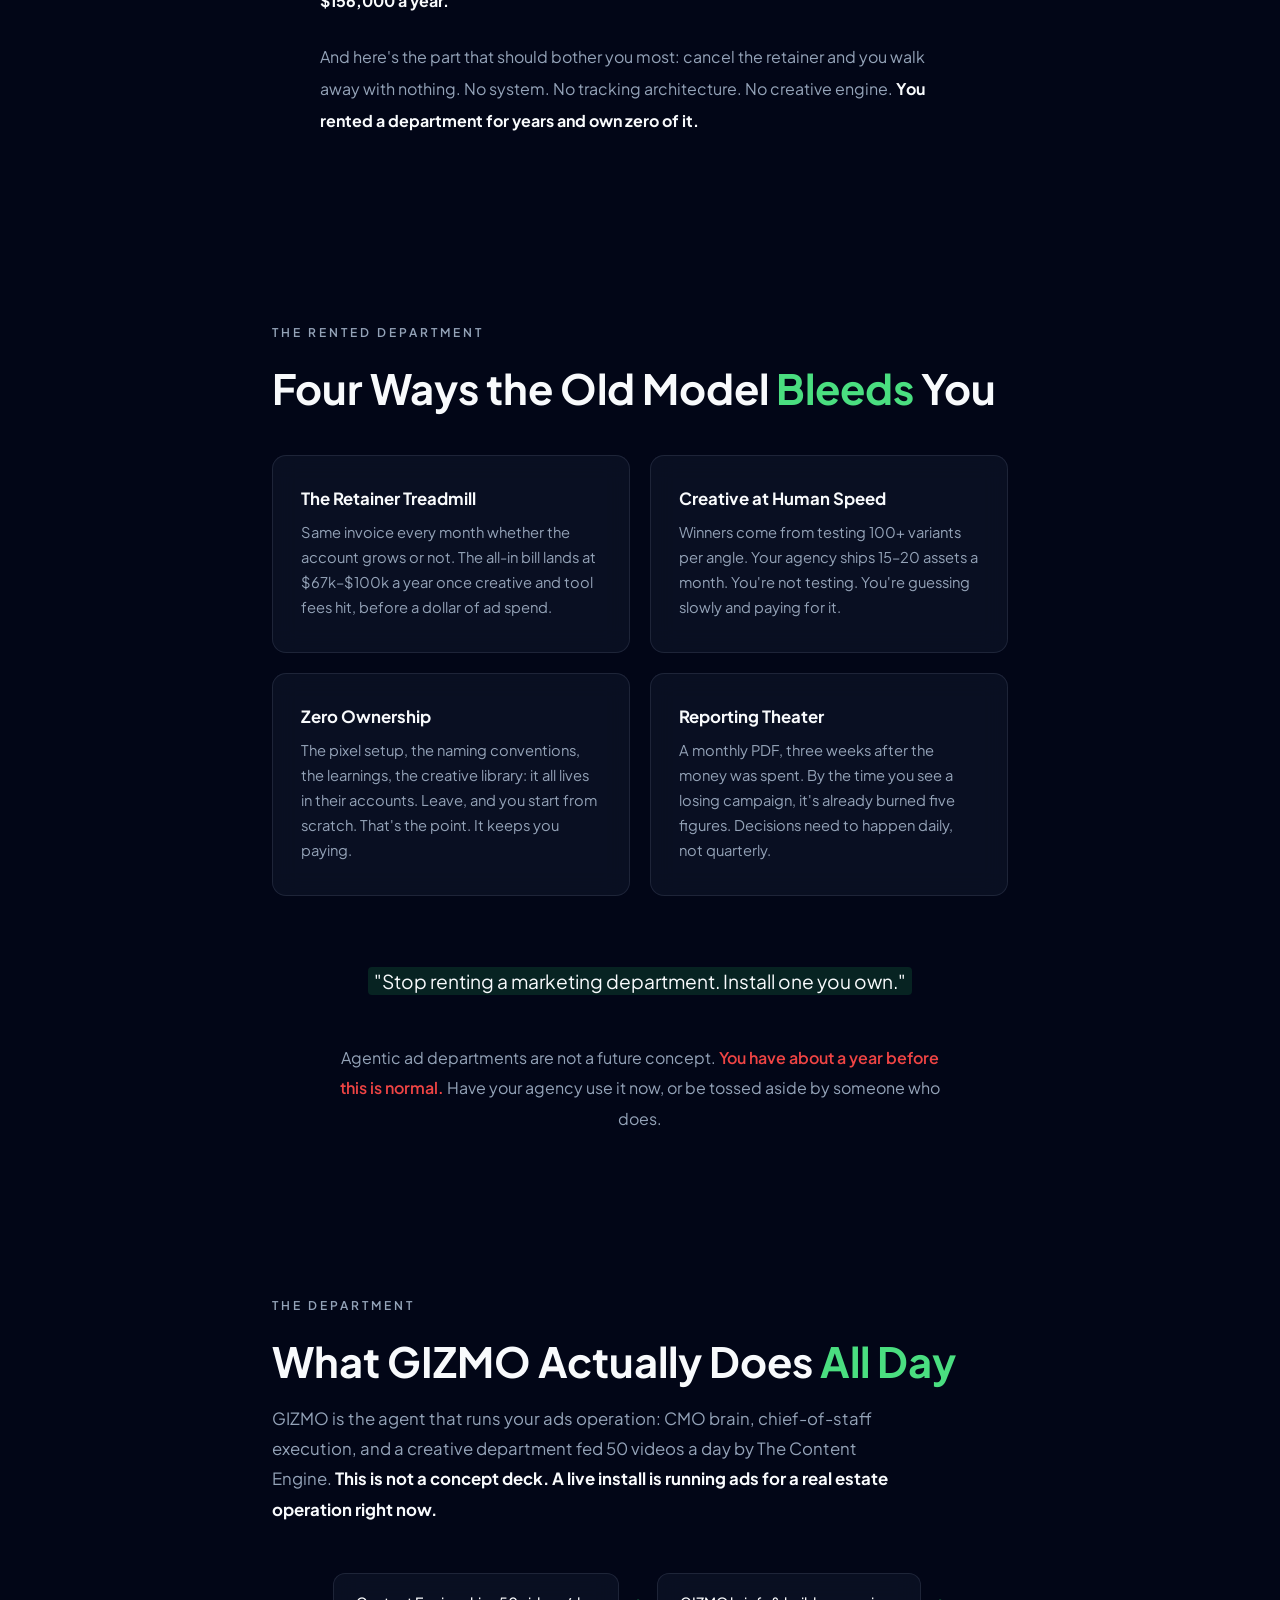
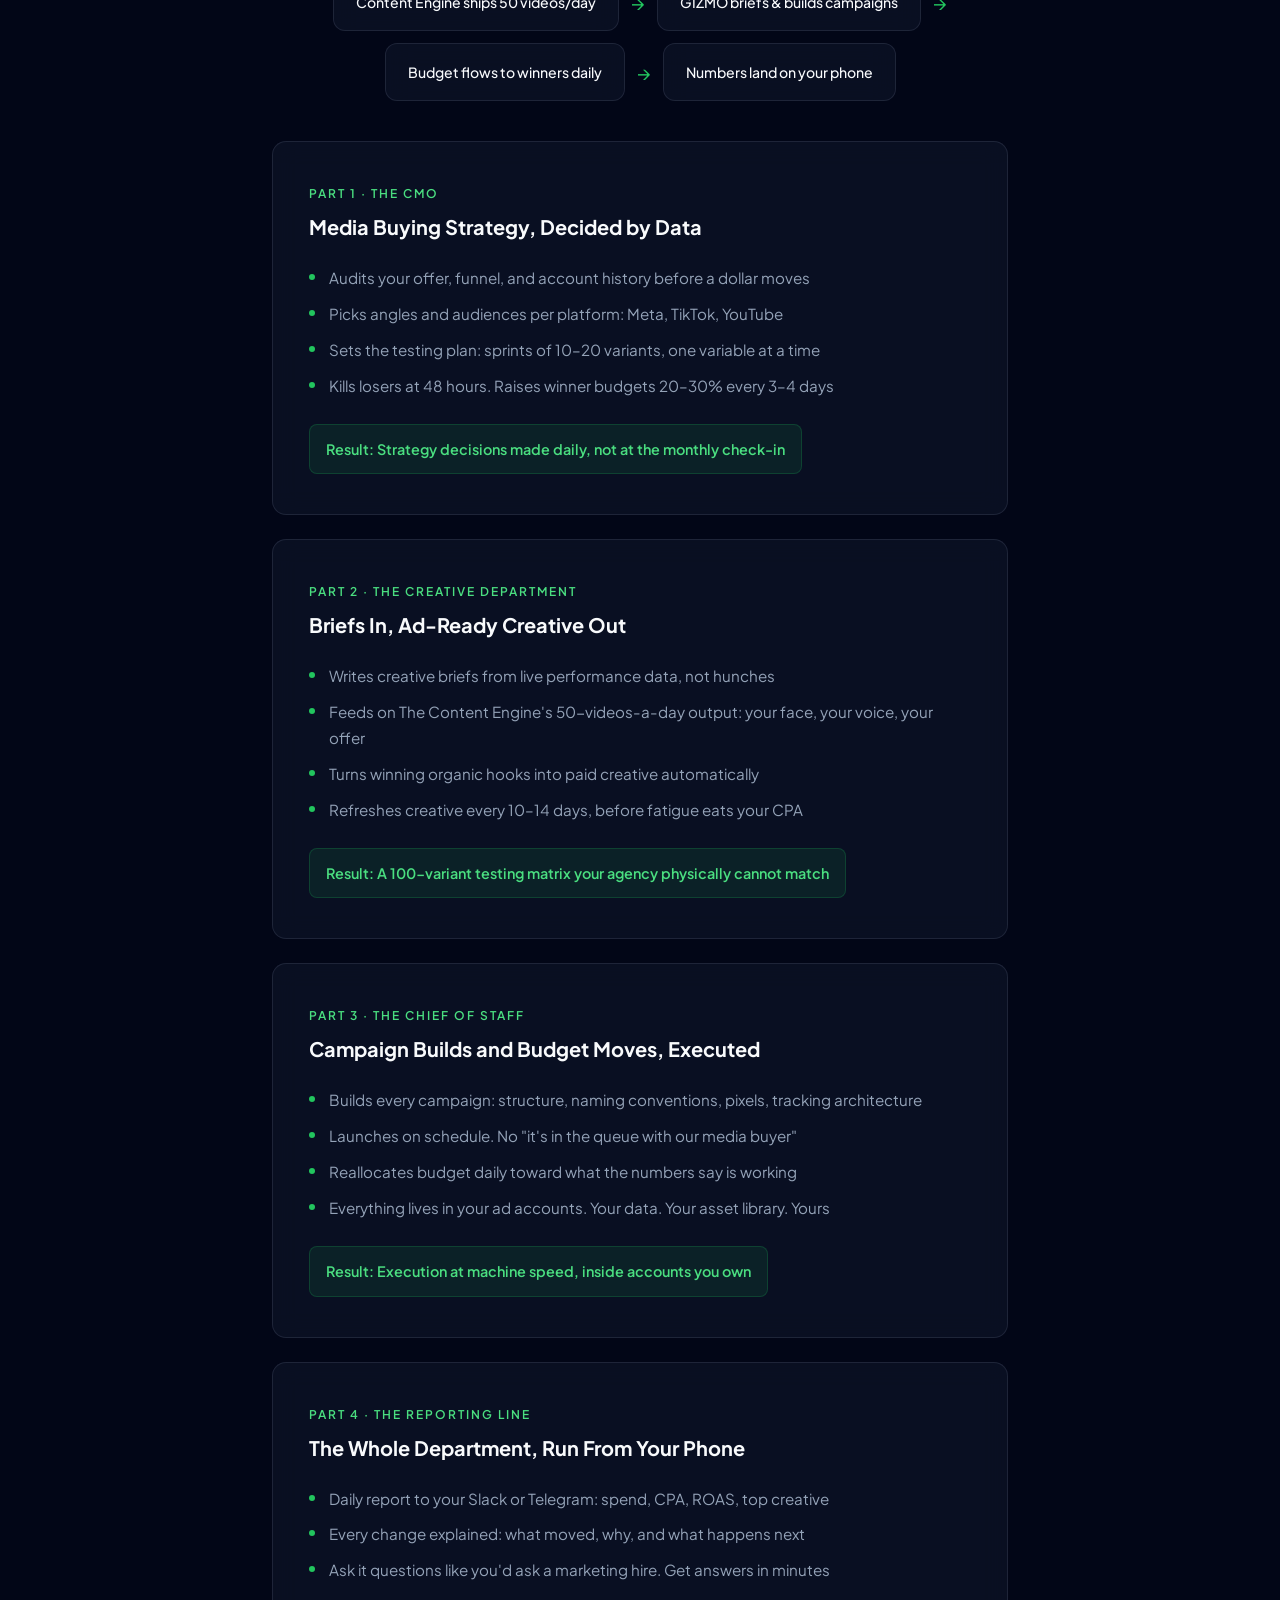
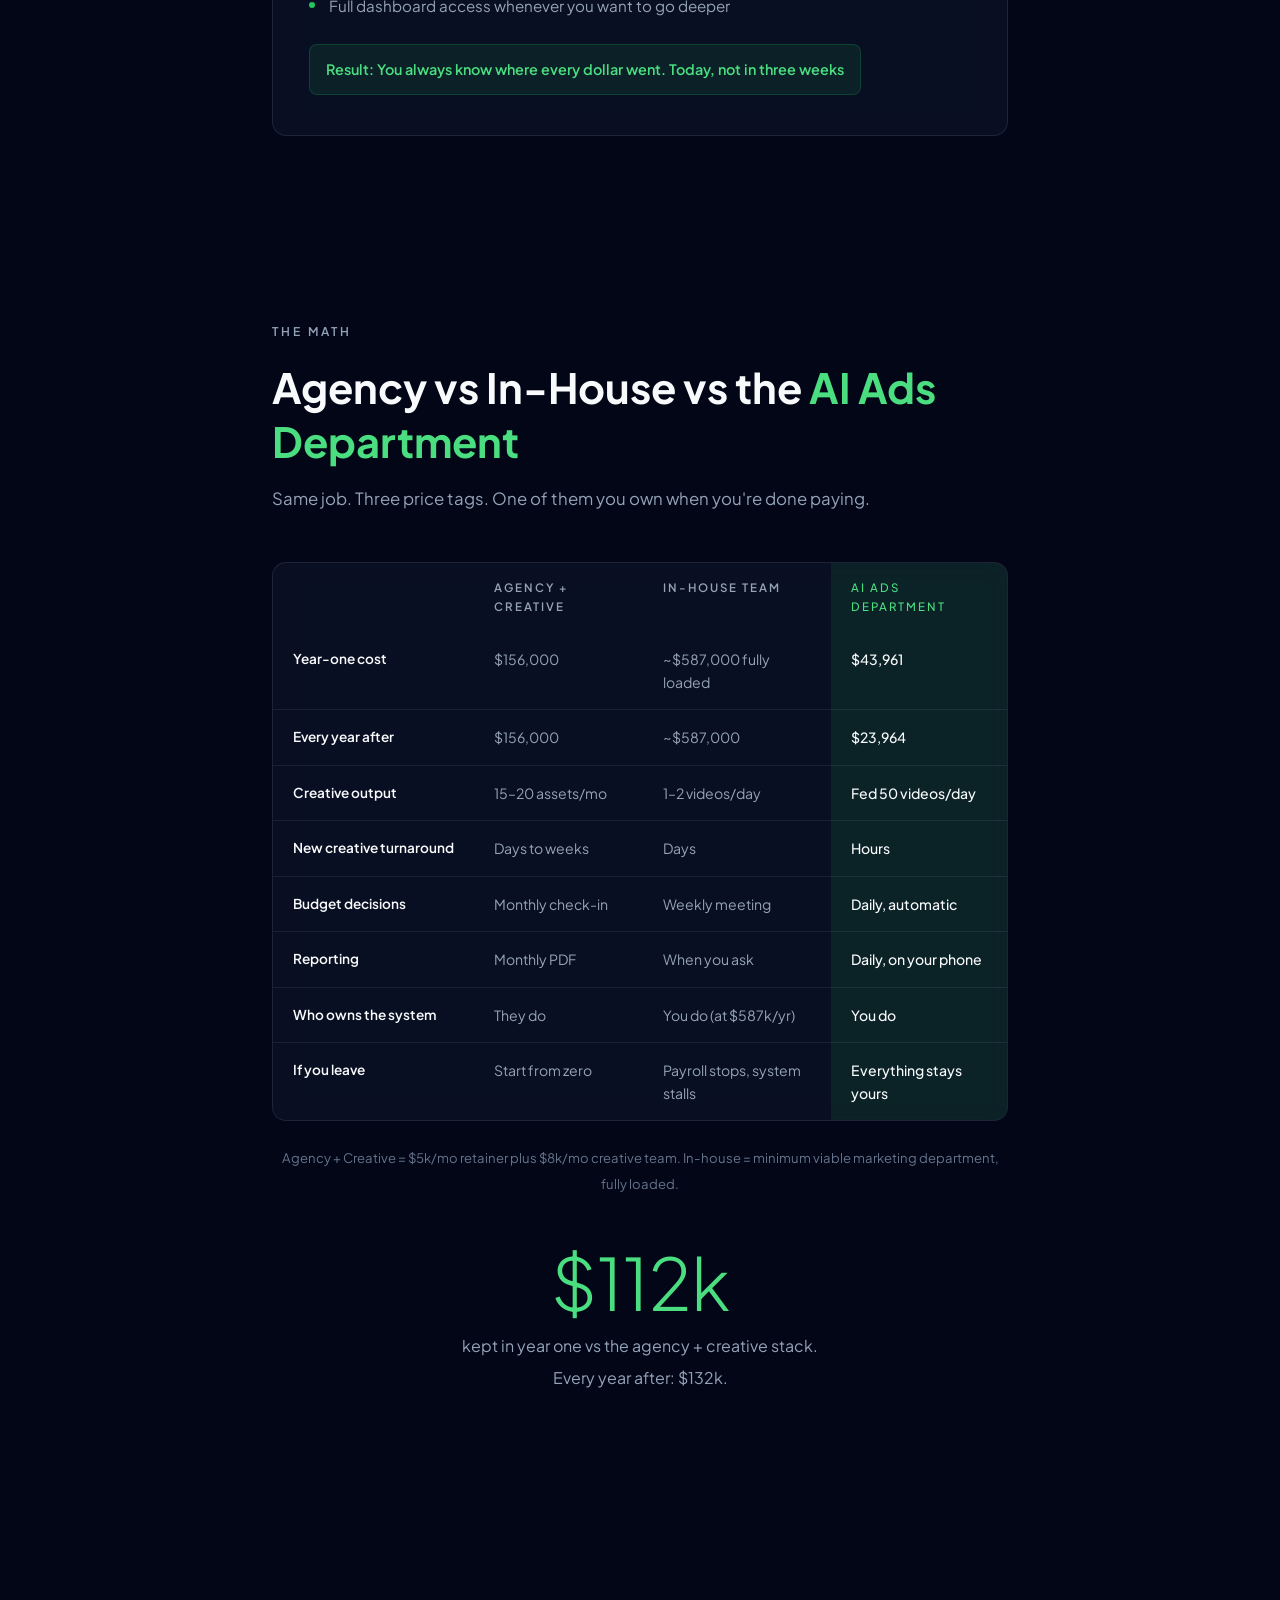
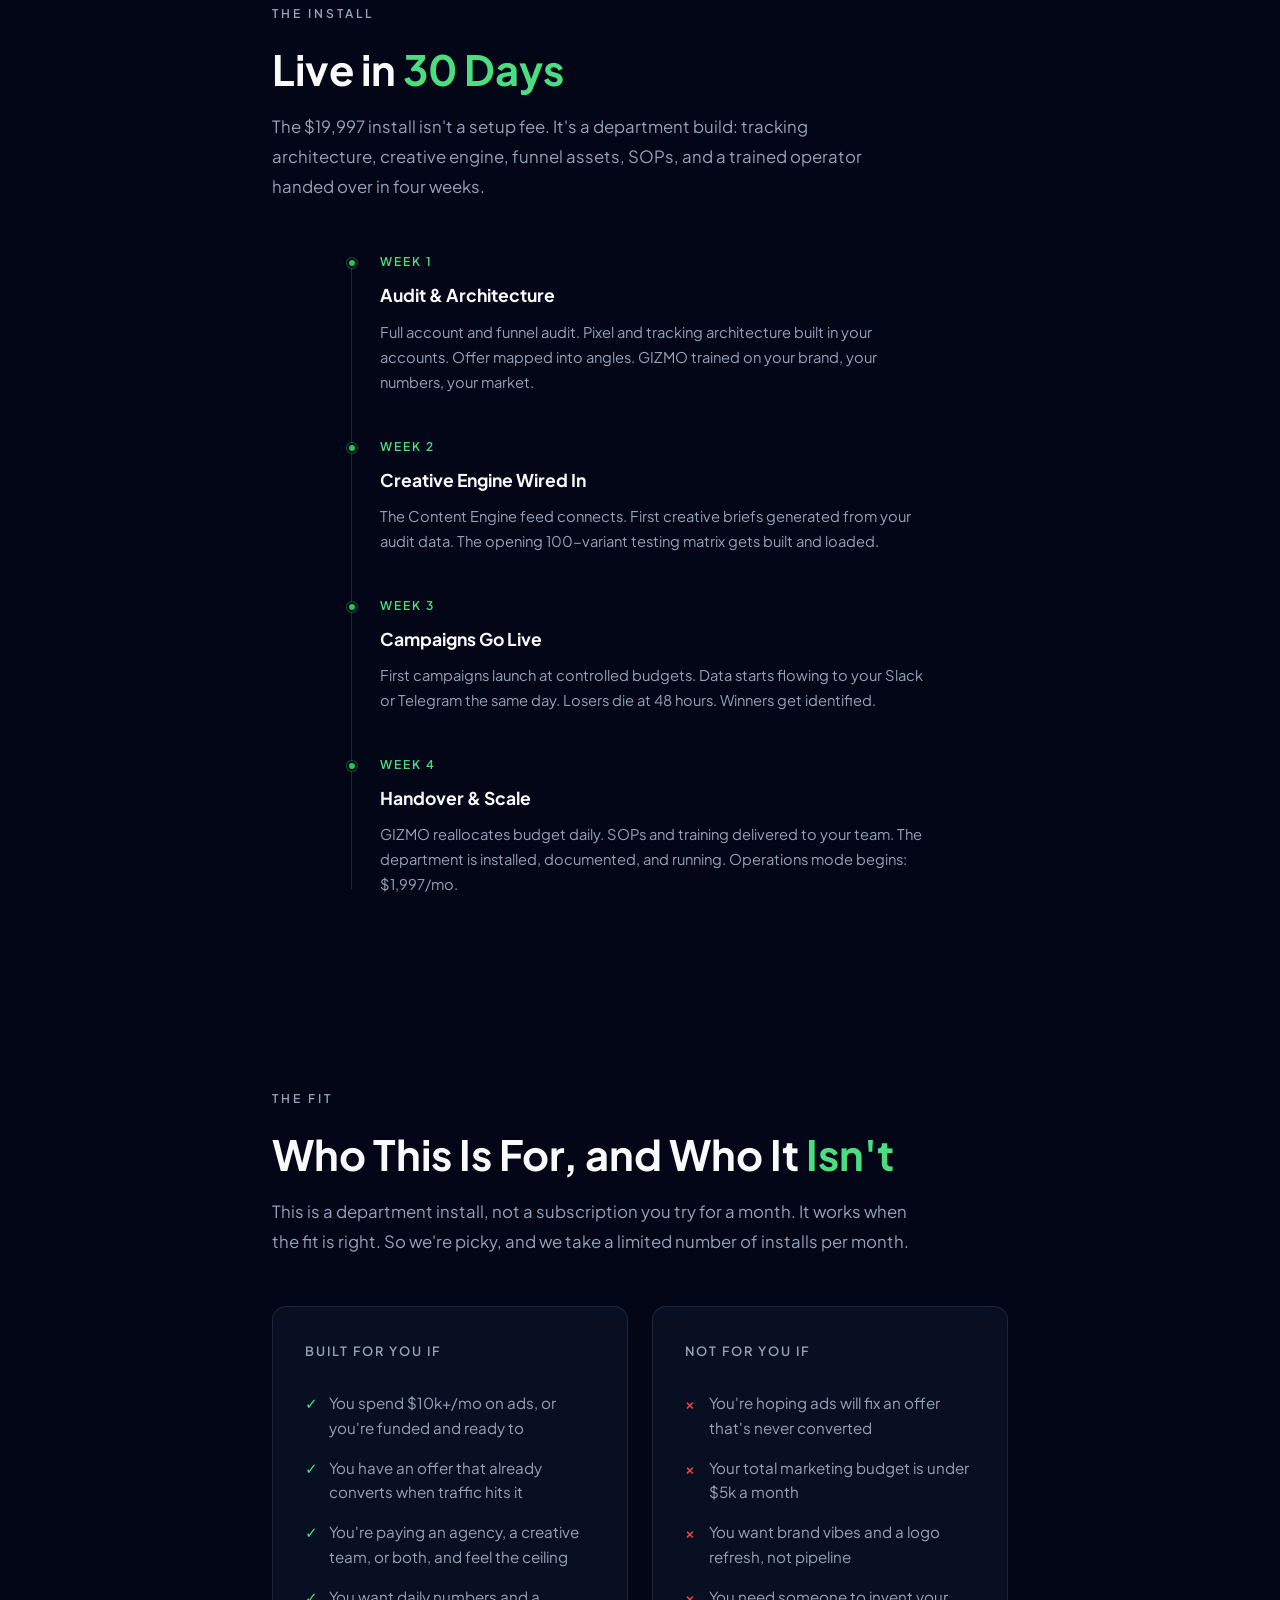
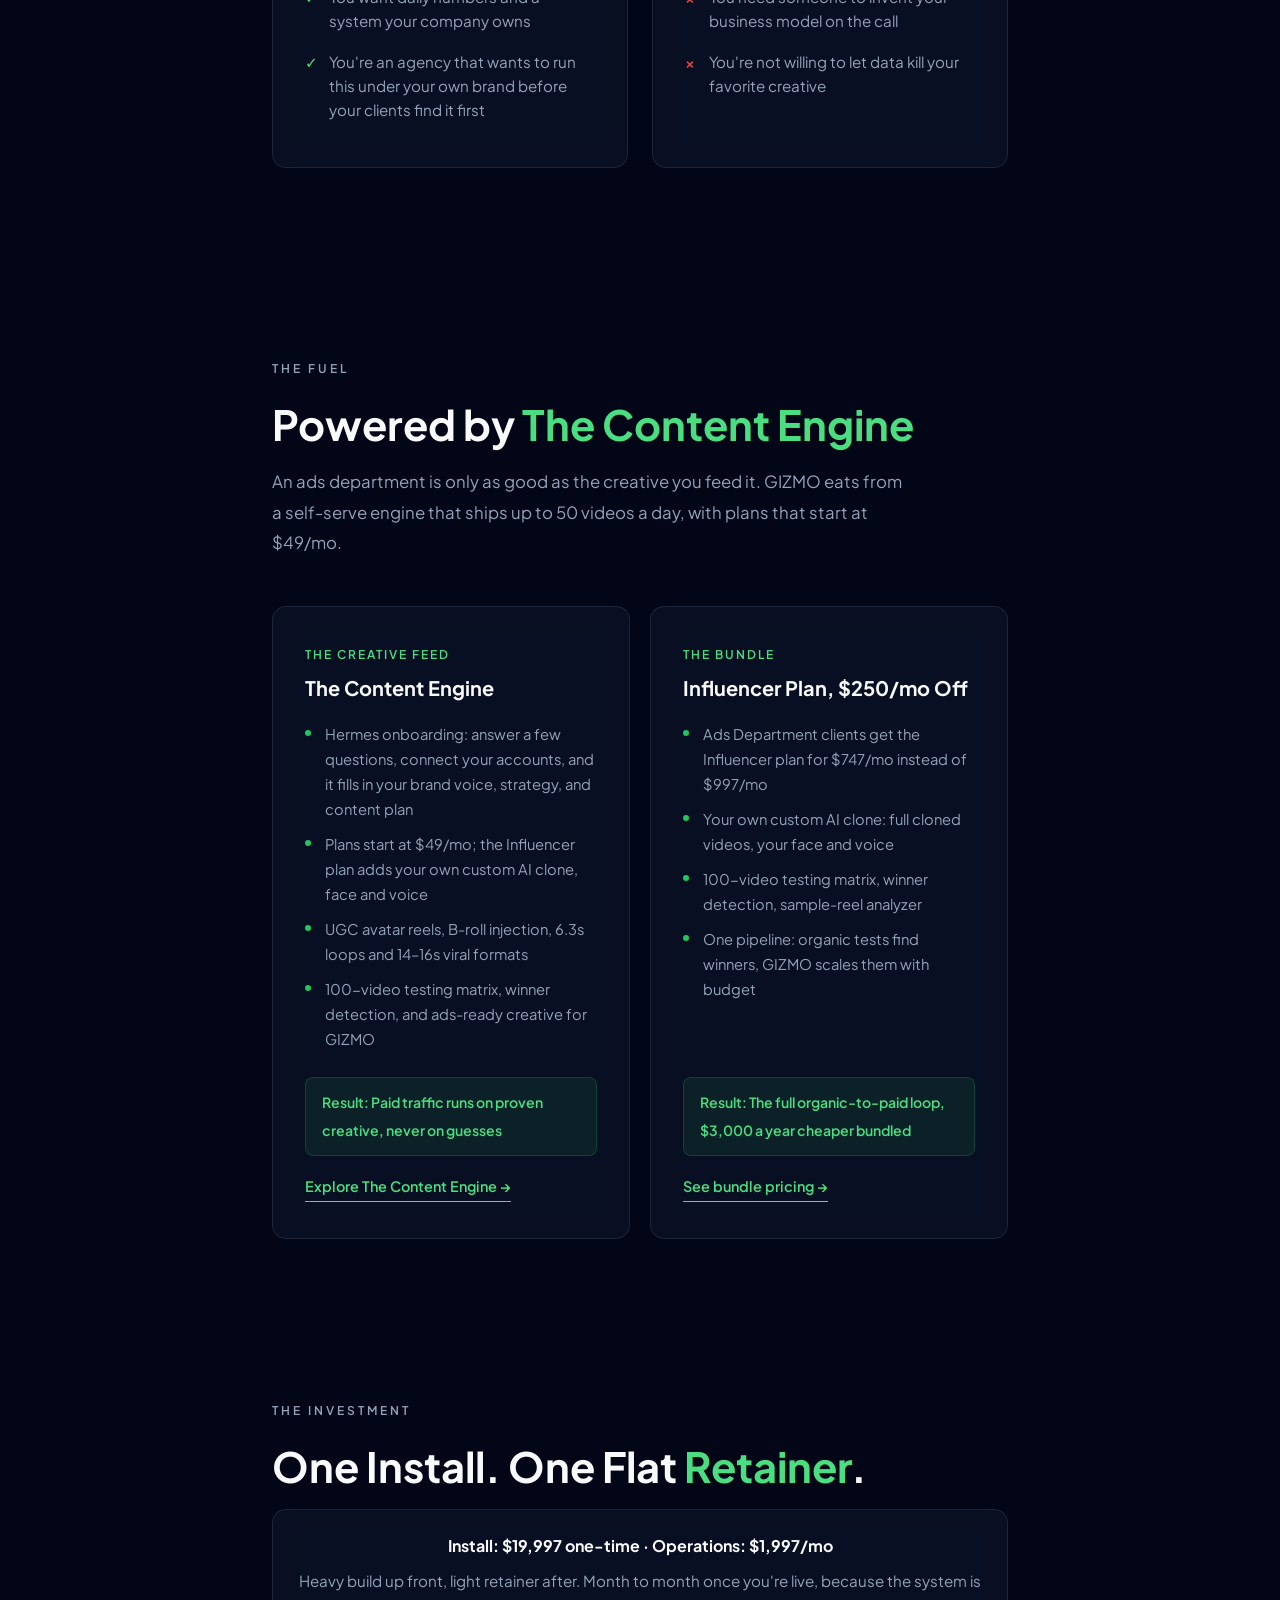
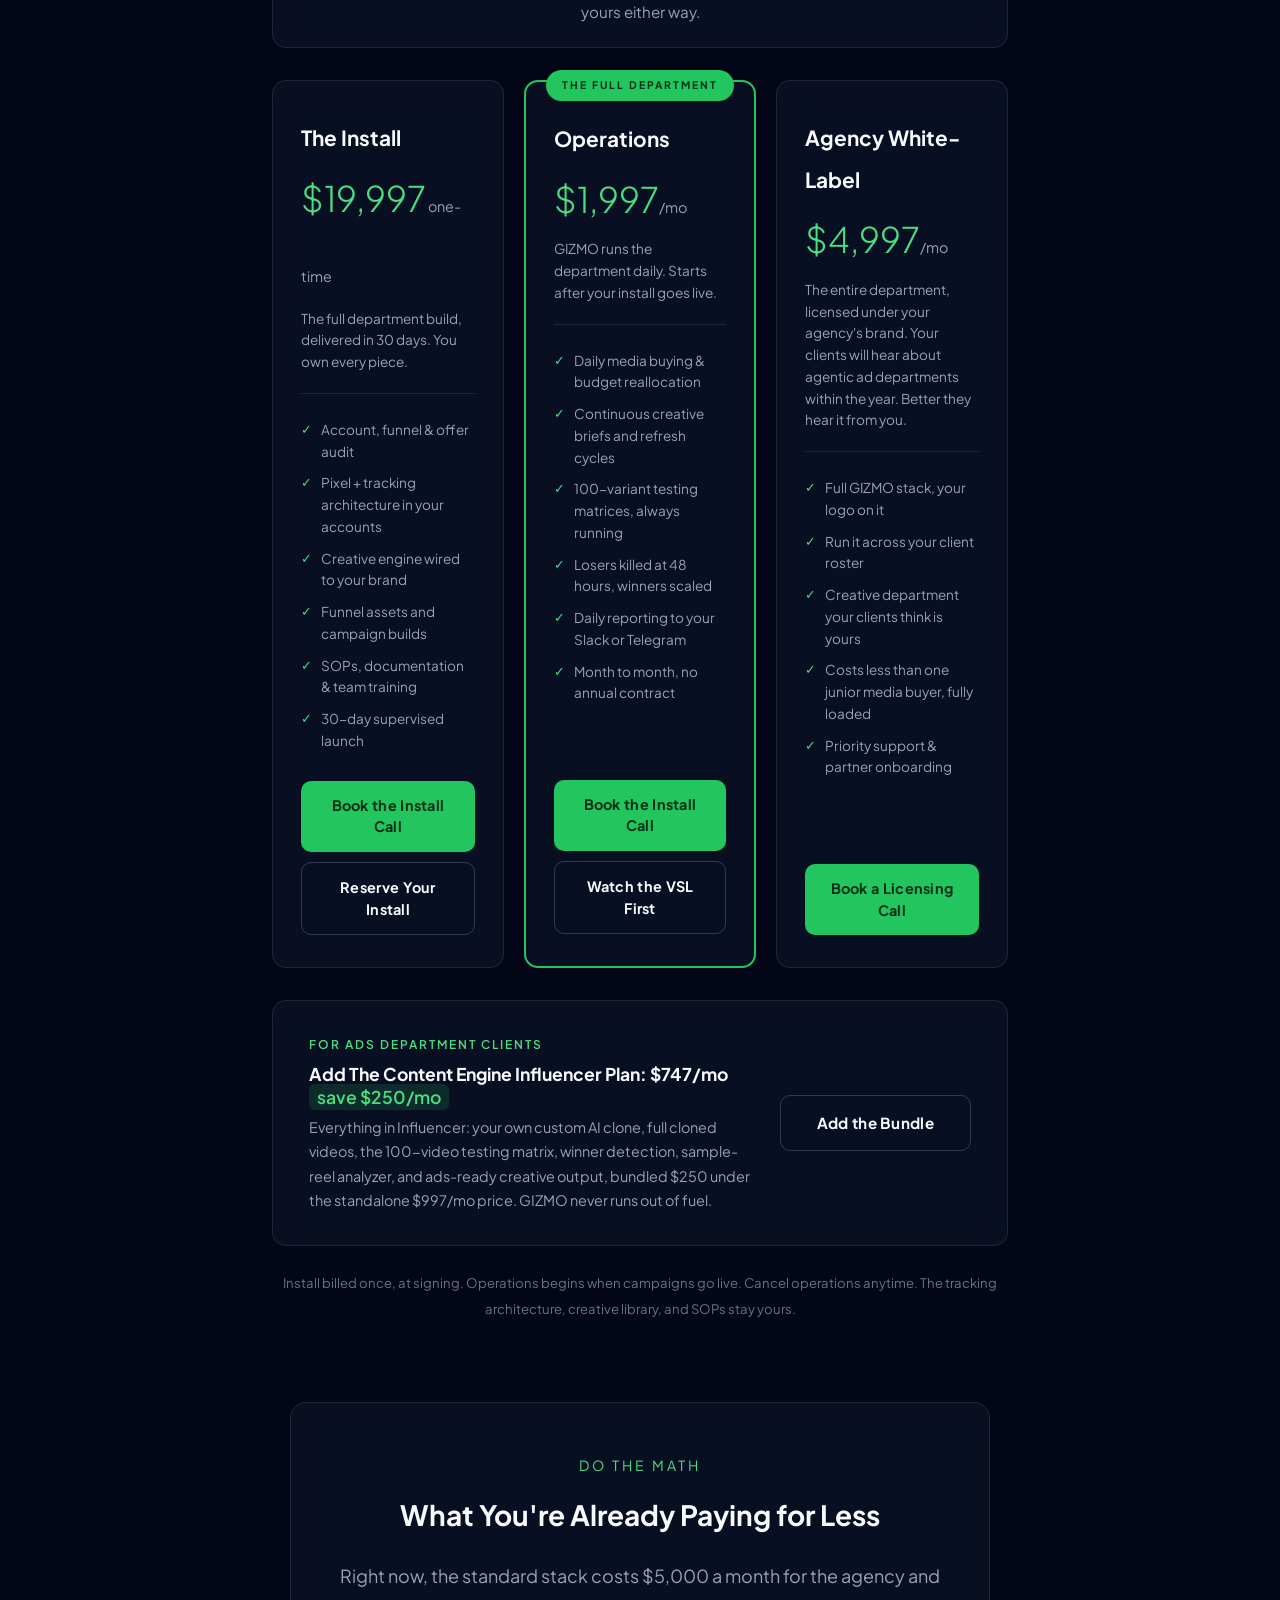
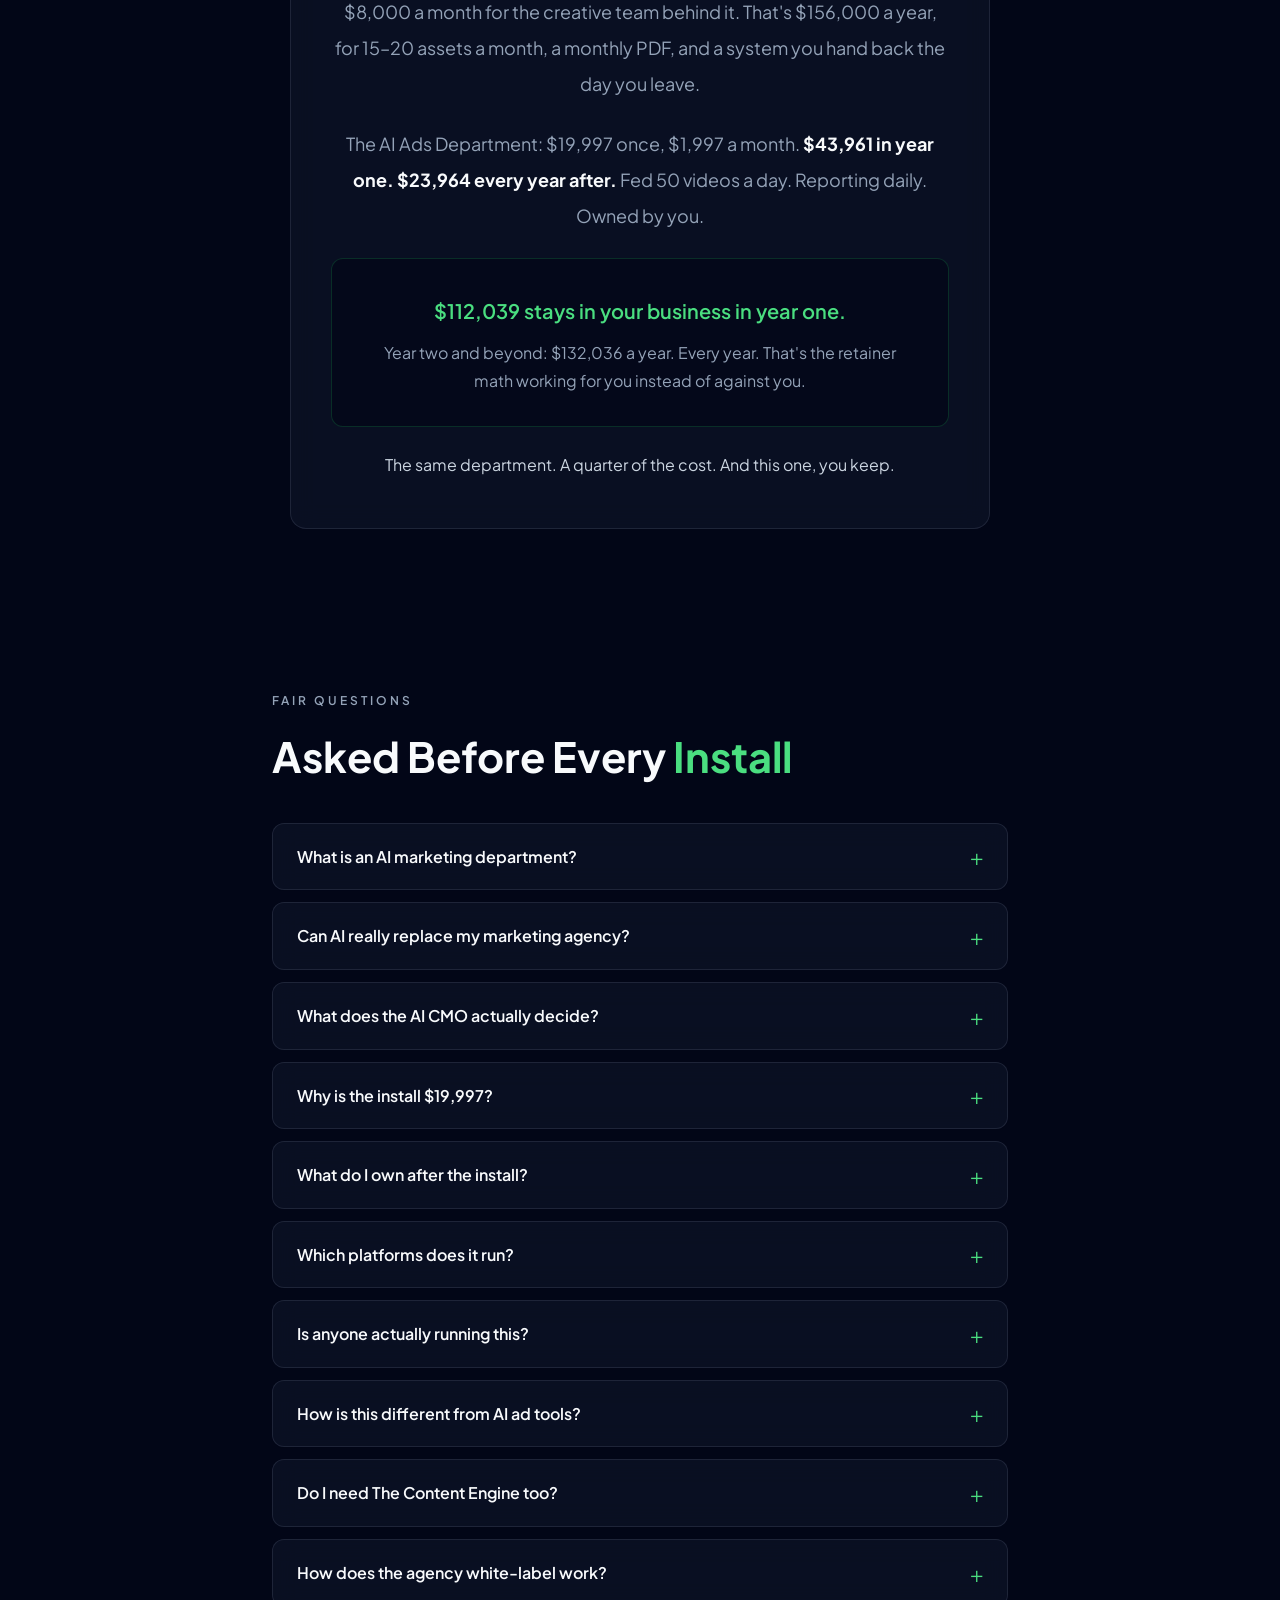
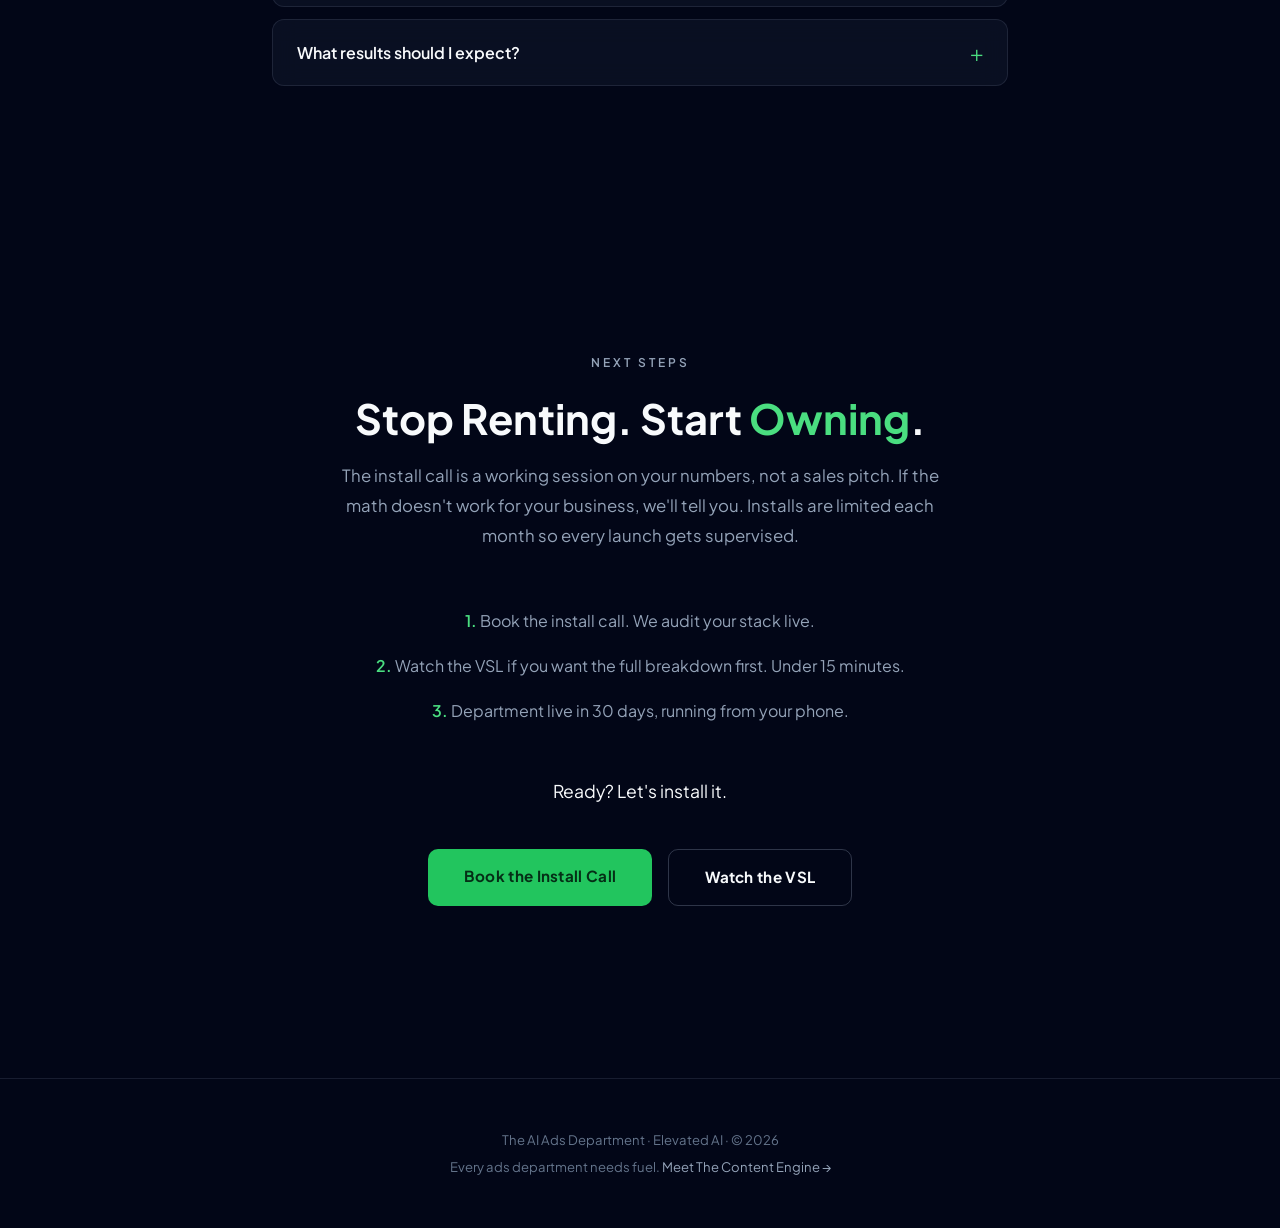
<file: ads-system/index.html>
<!DOCTYPE html>
<html lang="en">
<head>
<meta charset="UTF-8">
<meta name="viewport" content="width=device-width, initial-scale=1.0">
<meta name="description" content="Fire your ads agency. The AI Ads Department by Elevated AI is an agentic ad department: AI CMO, chief of staff, and creative team in one installed system you own. The entire ads agency, run from your phone. $19,997 install plus $1,997/mo.">
<meta name="keywords" content="AI marketing department, agentic ad department, AI CMO, replace marketing agency with AI, fire your ads agency, AI ads department, AI media buying, AI creative department, white label AI ads, AI advertising system, marketing agency alternative">
<meta property="og:type" content="website">
<meta property="og:site_name" content="Elevated AI">
<meta property="og:title" content="Fire Your Ads Agency. Agentic Ad Departments Are Here | The AI Ads Department">
<meta property="og:description" content="An AI CMO, chief of staff, and creative team in one installed system, fed 50 videos a day by The Content Engine. The entire ads agency, run from your phone. You own the system. $19,997 install plus $1,997/mo.">
<title>The AI Ads Department | Fire Your Ads Agency. Agentic Ad Departments Are Here | Elevated AI</title>
<link rel="preconnect" href="https://fonts.googleapis.com">
<link rel="preconnect" href="https://fonts.gstatic.com" crossorigin>
<link href="https://fonts.googleapis.com/css2?family=Plus+Jakarta+Sans:wght@300;400;500;600;700;800&display=swap" rel="stylesheet">
<style>
*, *::before, *::after { margin: 0; padding: 0; box-sizing: border-box; }

html { scroll-behavior: smooth; scroll-padding-top: 90px; }

body {
  font-family: 'Plus Jakarta Sans', system-ui, -apple-system, 'Segoe UI', sans-serif;
  background: #020617;
  color: #f8fafc;
  font-size: 19px;
  line-height: 2.0;
  -webkit-font-smoothing: antialiased;
}

h1, h2, h3, h4 { line-height: 1.3; }

.container {
  max-width: 800px;
  margin: 0 auto;
  padding: 0 32px;
}

.accent { color: #4ADE80; }
.urgent { color: #EF4444; font-weight: 600; }

/* Fade-in animation */
.fade-in {
  opacity: 0;
  transform: translateY(24px);
  transition: opacity 0.8s ease, transform 0.8s ease;
}
.fade-in.visible {
  opacity: 1;
  transform: translateY(0);
}
.fade-in.d1 { transition-delay: 0.1s; }
.fade-in.d2 { transition-delay: 0.2s; }
.fade-in.d3 { transition-delay: 0.3s; }
.fade-in.d4 { transition-delay: 0.4s; }

/* NAV */
.site-nav {
  position: fixed;
  top: 0; left: 0; right: 0;
  z-index: 100;
  background: rgba(2, 6, 23, 0.8);
  backdrop-filter: blur(12px);
  -webkit-backdrop-filter: blur(12px);
  border-bottom: 1px solid rgba(148, 163, 184, 0.15);
}
.nav-inner {
  max-width: 1000px;
  margin: 0 auto;
  padding: 14px 32px;
  display: flex;
  align-items: center;
  justify-content: space-between;
  gap: 16px;
}
.nav-brand {
  display: flex;
  align-items: center;
  gap: 10px;
  text-decoration: none;
}
.nav-brand svg { display: block; }
.nav-wordmark {
  font-size: 1rem;
  font-weight: 700;
  letter-spacing: 0.5px;
  color: #f8fafc;
  line-height: 1;
}
.nav-links {
  display: flex;
  align-items: center;
  gap: 20px;
}
.nav-links a {
  font-size: 0.88rem;
  font-weight: 600;
  color: #94a3b8;
  text-decoration: none;
  transition: color 0.3s;
  line-height: 1.4;
}
.nav-links a:hover { color: #f8fafc; }
.nav-links .nav-cta {
  background: #22C55E;
  color: #052e16;
  padding: 9px 20px;
  border-radius: 8px;
  transition: background 0.3s, transform 0.3s;
}
.nav-links .nav-cta:hover {
  background: #4ADE80;
  color: #052e16;
  transform: translateY(-1px);
}

/* BUTTONS */
.btn {
  display: inline-block;
  background: #22C55E;
  color: #052e16;
  font-size: 0.95rem;
  font-weight: 700;
  letter-spacing: 0.3px;
  padding: 16px 36px;
  border-radius: 10px;
  text-decoration: none;
  line-height: 1.5;
  transition: transform 0.3s, background 0.3s, border-color 0.3s, box-shadow 0.3s;
}
.btn:hover {
  transform: translateY(-2px);
  background: #4ADE80;
  box-shadow: 0 0 24px rgba(34, 197, 94, 0.25);
}
.btn-ghost {
  background: transparent;
  color: #f8fafc;
  border: 1px solid rgba(148, 163, 184, 0.3);
}
.btn-ghost:hover {
  background: rgba(15, 23, 42, 0.6);
  border-color: rgba(34, 197, 94, 0.5);
  box-shadow: none;
}
.btn-block {
  display: block;
  width: 100%;
  text-align: center;
  padding: 14px 20px;
  font-size: 0.9rem;
  margin-top: 24px;
}
.btn-block + .btn-block { margin-top: 10px; }
.hero-cta {
  display: flex;
  gap: 16px;
  justify-content: center;
  flex-wrap: wrap;
  margin-top: 40px;
}

/* HERO */
.hero {
  min-height: 100vh;
  display: flex;
  align-items: center;
  justify-content: center;
  text-align: center;
  padding: 120px 32px 80px;
  background: radial-gradient(ellipse at 50% 0%, rgba(34, 197, 94, 0.08), transparent 60%);
}
.hero .brand-label {
  font-size: 12px;
  font-weight: 600;
  letter-spacing: 3px;
  text-transform: uppercase;
  color: #94a3b8;
  margin-bottom: 20px;
}
.hero h1 {
  font-size: clamp(2.4rem, 5vw, 3.4rem);
  font-weight: 800;
  letter-spacing: -0.5px;
  margin-bottom: 20px;
  color: #f8fafc;
}
.hero .subtitle {
  font-size: clamp(1.1rem, 2.5vw, 1.4rem);
  font-weight: 400;
  color: #cbd5e1;
  margin-bottom: 12px;
}
.hero .sub-desc {
  font-size: 1rem;
  color: #94a3b8;
  max-width: 560px;
  margin: 0 auto;
}
.hero .sub-desc strong { color: #f8fafc; font-weight: 600; }

/* SECTIONS */
section {
  min-height: 100vh;
  display: flex;
  align-items: center;
  padding: 80px 32px;
}
section .container {
  width: 100%;
}

.section-label {
  font-size: 12px;
  font-weight: 600;
  letter-spacing: 3px;
  text-transform: uppercase;
  color: #94a3b8;
  margin-bottom: 16px;
}
.section-title {
  font-size: clamp(2rem, 4vw, 2.6rem);
  font-weight: 700;
  margin-bottom: 16px;
  color: #f8fafc;
}
.section-subtitle {
  font-size: 1.05rem;
  color: #94a3b8;
  max-width: 640px;
  margin-bottom: 48px;
  line-height: 1.8;
}
.section-subtitle strong { color: #f8fafc; }

/* STAT BLOCK */
.stat-row {
  display: grid;
  grid-template-columns: repeat(3, 1fr);
  gap: 24px;
  margin-bottom: 56px;
}
.stat-item {
  text-align: center;
  padding: 32px 16px;
  background: rgba(15, 23, 42, 0.6);
  border: 1px solid rgba(148, 163, 184, 0.15);
  backdrop-filter: blur(12px);
  -webkit-backdrop-filter: blur(12px);
  border-radius: 14px;
  transition: border-color 0.3s, transform 0.3s, box-shadow 0.3s;
}
.stat-item:hover {
  border-color: rgba(34, 197, 94, 0.4);
  transform: translateY(-3px);
  box-shadow: 0 0 24px rgba(34, 197, 94, 0.12);
}
.stat-number {
  font-size: 2.4rem;
  font-weight: 300;
  color: #4ADE80;
  margin-bottom: 4px;
}
.stat-label {
  font-size: 0.85rem;
  color: #94a3b8;
  font-weight: 500;
}

/* COPY BLOCKS */
.copy-block {
  max-width: 640px;
  margin: 0 auto;
}
.copy-block p {
  color: #94a3b8;
  margin-bottom: 24px;
  font-size: 1rem;
}
.copy-block p strong { color: #f8fafc; }

/* CARDS GRID */
.cards-grid {
  display: grid;
  grid-template-columns: repeat(2, 1fr);
  gap: 20px;
  margin-top: 40px;
  margin-bottom: 48px;
}
.card {
  background: rgba(15, 23, 42, 0.6);
  border: 1px solid rgba(148, 163, 184, 0.15);
  backdrop-filter: blur(12px);
  -webkit-backdrop-filter: blur(12px);
  border-radius: 14px;
  padding: 32px 28px;
  transition: transform 0.3s, border-color 0.3s, box-shadow 0.3s;
}
.card:hover {
  transform: translateY(-3px);
  border-color: rgba(34, 197, 94, 0.4);
  box-shadow: 0 0 24px rgba(34, 197, 94, 0.12);
}
.card h3 {
  font-size: 1.05rem;
  font-weight: 700;
  margin-bottom: 10px;
  color: #f8fafc;
}
.card p {
  color: #94a3b8;
  font-size: 0.92rem;
  line-height: 1.7;
}

/* PULL QUOTE */
.pull-quote {
  padding: 20px 0;
  margin: 0 auto;
  max-width: 600px;
  font-size: 1.2rem;
  font-weight: 400;
  color: #f8fafc;
  text-align: center;
  line-height: 1.8;
}
.pull-quote .highlight {
  background: rgba(34, 197, 94, 0.15);
  color: #f8fafc;
  padding: 2px 6px;
  border-radius: 4px;
}
.window-note {
  margin: 24px auto 0;
  max-width: 600px;
  text-align: center;
  font-size: 1rem;
  color: #94a3b8;
  line-height: 1.9;
}

/* FLOW */
.journey-flow {
  display: flex;
  align-items: center;
  justify-content: center;
  gap: 12px;
  flex-wrap: wrap;
  margin: 40px 0;
}
.journey-step {
  background: rgba(15, 23, 42, 0.6);
  border: 1px solid rgba(148, 163, 184, 0.15);
  backdrop-filter: blur(12px);
  -webkit-backdrop-filter: blur(12px);
  border-radius: 12px;
  padding: 14px 22px;
  font-size: 0.88rem;
  font-weight: 500;
  text-align: center;
  color: #f8fafc;
}
.journey-arrow {
  color: #22C55E;
  font-size: 1.2rem;
}
.big-stat {
  text-align: center;
  margin: 48px 0;
}
.big-stat-number {
  font-size: 4.5rem;
  font-weight: 300;
  color: #4ADE80;
  line-height: 1;
}
.big-stat-label {
  font-size: 1rem;
  color: #94a3b8;
  margin-top: 12px;
  max-width: 380px;
  margin-left: auto;
  margin-right: auto;
}

/* MODULE CARDS */
.module-grid {
  display: grid;
  grid-template-columns: repeat(2, 1fr);
  gap: 20px;
  margin-top: 40px;
}
.module-card {
  background: rgba(15, 23, 42, 0.6);
  border: 1px solid rgba(148, 163, 184, 0.15);
  backdrop-filter: blur(12px);
  -webkit-backdrop-filter: blur(12px);
  border-radius: 14px;
  padding: 36px 32px;
  transition: transform 0.3s, border-color 0.3s, box-shadow 0.3s;
  display: flex;
  flex-direction: column;
}
.module-card:hover {
  transform: translateY(-3px);
  border-color: rgba(34, 197, 94, 0.4);
  box-shadow: 0 0 24px rgba(34, 197, 94, 0.12);
}
.module-num {
  font-size: 0.75rem;
  font-weight: 600;
  letter-spacing: 2px;
  text-transform: uppercase;
  color: #4ADE80;
  margin-bottom: 8px;
}
.module-card h3 {
  font-size: 1.25rem;
  font-weight: 700;
  margin-bottom: 16px;
  color: #f8fafc;
}
.module-card ul {
  list-style: none;
  margin-bottom: 20px;
}
.module-card li {
  color: #94a3b8;
  font-size: 0.92rem;
  padding: 5px 0 5px 20px;
  position: relative;
  line-height: 1.7;
}
.module-card li::before {
  content: '';
  position: absolute;
  left: 0; top: 13px;
  width: 6px; height: 6px;
  border-radius: 50%;
  background: #22C55E;
}
.module-result {
  font-size: 0.88rem;
  font-weight: 600;
  color: #4ADE80;
  padding: 10px 16px;
  background: rgba(34, 197, 94, 0.1);
  border: 1px solid rgba(34, 197, 94, 0.2);
  border-radius: 8px;
  display: inline-block;
  margin-top: auto;
}
.module-link {
  display: inline-block;
  margin-top: 16px;
  font-size: 0.9rem;
  font-weight: 600;
  color: #4ADE80;
  text-decoration: none;
  border-bottom: 1px solid #4ADE80;
  padding-bottom: 1px;
  transition: opacity 0.3s;
  align-self: flex-start;
}
.module-link:hover { opacity: 0.7; }

/* SOLUTION / FEATURE BLOCKS */
.solution-block {
  background: rgba(15, 23, 42, 0.6);
  border: 1px solid rgba(148, 163, 184, 0.15);
  backdrop-filter: blur(12px);
  -webkit-backdrop-filter: blur(12px);
  border-radius: 14px;
  padding: 40px 36px;
  margin-bottom: 24px;
  transition: border-color 0.3s, transform 0.3s, box-shadow 0.3s;
}
.solution-block:hover {
  border-color: rgba(34, 197, 94, 0.4);
  transform: translateY(-3px);
  box-shadow: 0 0 24px rgba(34, 197, 94, 0.12);
}
.solution-part-label {
  font-size: 0.75rem;
  font-weight: 600;
  letter-spacing: 2px;
  text-transform: uppercase;
  color: #4ADE80;
  margin-bottom: 8px;
}
.solution-block h3 {
  font-size: 1.25rem;
  font-weight: 700;
  margin-bottom: 20px;
  color: #f8fafc;
}
.solution-block ul {
  list-style: none;
  margin-bottom: 20px;
}
.solution-block li {
  color: #94a3b8;
  font-size: 0.95rem;
  padding: 5px 0 5px 20px;
  position: relative;
  line-height: 1.7;
}
.solution-block li::before {
  content: '';
  position: absolute;
  left: 0; top: 14px;
  width: 6px; height: 6px;
  border-radius: 50%;
  background: #22C55E;
}
.solution-result {
  font-size: 0.9rem;
  font-weight: 600;
  color: #4ADE80;
  padding: 10px 16px;
  background: rgba(34, 197, 94, 0.1);
  border: 1px solid rgba(34, 197, 94, 0.2);
  border-radius: 8px;
  display: inline-block;
}

/* COMPARISON TABLE */
.compare-wrap {
  overflow-x: auto;
  margin-top: 40px;
  margin-bottom: 24px;
  background: rgba(15, 23, 42, 0.6);
  border: 1px solid rgba(148, 163, 184, 0.15);
  backdrop-filter: blur(12px);
  -webkit-backdrop-filter: blur(12px);
  border-radius: 14px;
}
.compare {
  width: 100%;
  min-width: 640px;
  border-collapse: collapse;
  font-size: 0.88rem;
}
.compare th, .compare td {
  padding: 16px 20px;
  text-align: left;
  border-bottom: 1px solid rgba(148, 163, 184, 0.12);
  line-height: 1.6;
  vertical-align: top;
}
.compare tr:last-child th, .compare tr:last-child td { border-bottom: none; }
.compare thead th {
  font-size: 0.72rem;
  font-weight: 600;
  letter-spacing: 2px;
  text-transform: uppercase;
  color: #94a3b8;
  border-bottom: 1px solid rgba(148, 163, 184, 0.15);
}
.compare tbody th {
  font-weight: 600;
  color: #f8fafc;
  font-size: 0.85rem;
  white-space: nowrap;
}
.compare td { color: #94a3b8; }
.compare .col-us {
  background: rgba(34, 197, 94, 0.1);
  color: #f8fafc;
  font-weight: 500;
}
.compare thead .col-us {
  color: #4ADE80;
}
.compare-fine {
  text-align: center;
  color: #64748b;
  font-size: 0.82rem;
}

/* TIMELINE */
.timeline {
  max-width: 600px;
  margin: 0 auto;
  position: relative;
  padding-left: 40px;
}
.timeline::before {
  content: '';
  position: absolute;
  left: 11px; top: 8px; bottom: 8px;
  width: 1px;
  background: rgba(148, 163, 184, 0.2);
}
.timeline-item {
  margin-bottom: 40px;
  position: relative;
}
.timeline-item:last-child { margin-bottom: 0; }
.timeline-dot {
  position: absolute;
  left: -33px; top: 8px;
  width: 10px; height: 10px;
  border-radius: 50%;
  background: #22C55E;
  border: 2px solid #020617;
  box-shadow: 0 0 0 1px rgba(34, 197, 94, 0.4);
}
.timeline-label {
  font-size: 0.75rem;
  font-weight: 600;
  letter-spacing: 2px;
  text-transform: uppercase;
  color: #4ADE80;
  margin-bottom: 4px;
}
.timeline-title {
  font-size: 1.1rem;
  font-weight: 700;
  margin-bottom: 6px;
  color: #f8fafc;
}
.timeline-desc {
  color: #94a3b8;
  font-size: 0.92rem;
  line-height: 1.7;
}

/* FOR / NOT FOR */
.ba-grid {
  display: grid;
  grid-template-columns: 1fr 1fr;
  gap: 24px;
  margin-top: 48px;
}
.ba-col {
  padding: 36px 32px;
  background: rgba(15, 23, 42, 0.6);
  border: 1px solid rgba(148, 163, 184, 0.15);
  backdrop-filter: blur(12px);
  -webkit-backdrop-filter: blur(12px);
  border-radius: 14px;
}
.ba-col h3 {
  font-size: 0.8rem;
  font-weight: 600;
  letter-spacing: 2px;
  text-transform: uppercase;
  margin-bottom: 24px;
  color: #94a3b8;
}
.ba-col ul { list-style: none; }
.ba-col li {
  color: #94a3b8;
  font-size: 0.95rem;
  padding: 8px 0 8px 24px;
  position: relative;
  line-height: 1.6;
}
.ba-before li::before {
  content: '\00D7';
  position: absolute;
  left: 0;
  color: #EF4444;
  font-weight: 600;
}
.ba-after li::before {
  content: '\2713';
  position: absolute;
  left: 0;
  color: #4ADE80;
  font-weight: 600;
}

/* PRICING */
.pricing-note {
  text-align: center;
  padding: 20px 24px;
  background: rgba(15, 23, 42, 0.6);
  border: 1px solid rgba(148, 163, 184, 0.15);
  backdrop-filter: blur(12px);
  -webkit-backdrop-filter: blur(12px);
  border-radius: 14px;
  margin-bottom: 32px;
  font-size: 0.95rem;
  color: #94a3b8;
}
.pricing-note strong {
  color: #f8fafc;
  display: block;
  margin-bottom: 4px;
  font-size: 1rem;
}
.pricing-grid {
  display: grid;
  grid-template-columns: repeat(3, 1fr);
  gap: 20px;
  margin-bottom: 24px;
}
.pricing-card {
  background: rgba(15, 23, 42, 0.6);
  border: 1px solid rgba(148, 163, 184, 0.15);
  backdrop-filter: blur(12px);
  -webkit-backdrop-filter: blur(12px);
  border-radius: 14px;
  padding: 36px 28px 32px;
  position: relative;
  transition: transform 0.3s, border-color 0.3s, box-shadow 0.3s;
  display: flex;
  flex-direction: column;
}
.pricing-card:hover {
  transform: translateY(-3px);
  border-color: rgba(34, 197, 94, 0.4);
  box-shadow: 0 0 24px rgba(34, 197, 94, 0.12);
}
.pricing-card.recommended {
  border: 2px solid #22C55E;
}
.pricing-badge {
  position: absolute;
  top: -12px; left: 50%;
  transform: translateX(-50%);
  background: #22C55E;
  color: #052e16;
  font-size: 0.65rem;
  font-weight: 700;
  letter-spacing: 2px;
  text-transform: uppercase;
  padding: 5px 16px;
  border-radius: 100px;
  white-space: nowrap;
}
.pricing-tier {
  font-size: 1.3rem;
  font-weight: 700;
  margin-bottom: 4px;
  color: #f8fafc;
}
.pricing-price {
  font-size: 2.2rem;
  font-weight: 300;
  margin-bottom: 4px;
  color: #4ADE80;
}
.pricing-price span {
  font-size: 0.9rem;
  font-weight: 400;
  color: #94a3b8;
}
.pricing-desc {
  font-size: 0.85rem;
  color: #94a3b8;
  line-height: 1.6;
}
.pricing-features {
  list-style: none;
  margin: 20px 0 0;
  padding-top: 20px;
  border-top: 1px solid rgba(148, 163, 184, 0.15);
  flex-grow: 1;
}
.pricing-features li {
  font-size: 0.85rem;
  color: #94a3b8;
  padding: 5px 0 5px 20px;
  position: relative;
  line-height: 1.6;
}
.pricing-features li::before {
  content: '\2713';
  position: absolute;
  left: 0;
  color: #4ADE80;
  font-weight: 600;
  font-size: 0.8rem;
}
.pricing-fine {
  text-align: center;
  color: #64748b;
  font-size: 0.82rem;
}

/* BUNDLE STRIP */
.bundle-strip {
  margin-top: 32px;
  margin-bottom: 24px;
  padding: 32px 36px;
  background: rgba(15, 23, 42, 0.6);
  border: 1px solid rgba(148, 163, 184, 0.15);
  backdrop-filter: blur(12px);
  -webkit-backdrop-filter: blur(12px);
  border-radius: 14px;
  display: flex;
  align-items: center;
  justify-content: space-between;
  gap: 24px;
  flex-wrap: wrap;
  transition: border-color 0.3s, box-shadow 0.3s;
}
.bundle-strip:hover {
  border-color: rgba(34, 197, 94, 0.4);
  box-shadow: 0 0 24px rgba(34, 197, 94, 0.12);
}
.bundle-strip .bundle-copy { flex: 1; min-width: 260px; }
.bundle-strip .bundle-kicker {
  font-size: 0.75rem;
  font-weight: 600;
  letter-spacing: 2px;
  text-transform: uppercase;
  color: #4ADE80;
  margin-bottom: 6px;
}
.bundle-strip h3 {
  font-size: 1.1rem;
  font-weight: 700;
  color: #f8fafc;
  margin-bottom: 6px;
}
.bundle-strip p {
  font-size: 0.9rem;
  color: #94a3b8;
  line-height: 1.7;
}
.bundle-strip .bundle-save {
  background: rgba(34, 197, 94, 0.15);
  border-radius: 6px;
  padding: 2px 8px;
  font-weight: 600;
  color: #4ADE80;
}
.bundle-strip .btn { flex-shrink: 0; }

/* ROI BOX */
.roi-box {
  margin-top: 80px;
  max-width: 700px;
  margin-left: auto;
  margin-right: auto;
  padding: 48px 40px;
  background: rgba(15, 23, 42, 0.6);
  border: 1px solid rgba(148, 163, 184, 0.15);
  backdrop-filter: blur(12px);
  -webkit-backdrop-filter: blur(12px);
  border-radius: 16px;
  text-align: center;
}
.roi-kicker {
  font-size: 14px;
  text-transform: uppercase;
  letter-spacing: 3px;
  color: #4ADE80;
  margin-bottom: 16px;
}
.roi-box h3 {
  font-size: 28px;
  font-weight: 700;
  margin-bottom: 24px;
  line-height: 1.4;
  color: #f8fafc;
}
.roi-box p {
  font-size: 18px;
  line-height: 2.0;
  color: #94a3b8;
  margin-bottom: 24px;
}
.roi-box p strong { color: #f8fafc; }
.roi-inset {
  padding: 32px;
  background: rgba(2, 6, 23, 0.6);
  border: 1px solid rgba(34, 197, 94, 0.2);
  border-radius: 12px;
  margin-bottom: 24px;
}
.roi-inset .roi-big {
  font-size: 20px;
  font-weight: 600;
  color: #4ADE80;
  margin-bottom: 8px;
}
.roi-inset .roi-small {
  font-size: 16px;
  color: #94a3b8;
  margin-bottom: 0;
  line-height: 1.7;
}
.roi-close {
  font-size: 16px !important;
  color: #cbd5e1 !important;
  line-height: 1.8 !important;
  margin-bottom: 0 !important;
}

/* FAQ */
.faq-list {
  margin-top: 40px;
}
.faq-item {
  background: rgba(15, 23, 42, 0.6);
  border: 1px solid rgba(148, 163, 184, 0.15);
  backdrop-filter: blur(12px);
  -webkit-backdrop-filter: blur(12px);
  border-radius: 12px;
  margin-bottom: 12px;
  transition: border-color 0.3s;
}
.faq-item:hover { border-color: rgba(34, 197, 94, 0.4); }
.faq-item summary {
  padding: 20px 24px;
  cursor: pointer;
  font-size: 1rem;
  font-weight: 600;
  color: #f8fafc;
  line-height: 1.6;
  list-style: none;
  display: flex;
  justify-content: space-between;
  align-items: center;
  gap: 16px;
}
.faq-item summary::-webkit-details-marker { display: none; }
.faq-item summary::after {
  content: '+';
  font-size: 1.4rem;
  font-weight: 300;
  color: #4ADE80;
  flex-shrink: 0;
  line-height: 1;
}
.faq-item[open] summary::after { content: '\2212'; }
.faq-a {
  padding: 0 24px 24px;
  color: #94a3b8;
  font-size: 0.95rem;
  line-height: 1.8;
}
.faq-a p { margin-bottom: 12px; }
.faq-a p:last-child { margin-bottom: 0; }

/* NEXT STEPS */
.next-steps {
  text-align: center;
}
.next-steps .steps-list {
  list-style: none;
  margin: 40px 0;
}
.next-steps .steps-list li {
  font-size: 1rem;
  color: #94a3b8;
  padding: 8px 0;
  line-height: 1.8;
}
.next-steps .steps-list li span {
  color: #4ADE80;
  font-weight: 600;
}
.next-steps .ready {
  font-size: 1.1rem;
  color: #f8fafc;
  margin-top: 32px;
  margin-bottom: 32px;
  font-weight: 400;
}

/* FOOTER */
footer {
  text-align: center;
  padding: 48px 32px;
  border-top: 1px solid rgba(148, 163, 184, 0.15);
  color: #64748b;
  font-size: 0.82rem;
}
footer a {
  color: #94a3b8;
  text-decoration: none;
  transition: color 0.3s;
}
footer a:hover { color: #4ADE80; }

/* RESPONSIVE */
@media (max-width: 768px) {
  section { padding: 60px 24px; min-height: auto; min-height: 100vh; }
  .stat-row { grid-template-columns: 1fr; gap: 16px; }
  .cards-grid { grid-template-columns: 1fr; }
  .module-grid { grid-template-columns: 1fr; }
  .ba-grid { grid-template-columns: 1fr; gap: 16px; }
  .pricing-grid { grid-template-columns: 1fr; max-width: 360px; margin-left: auto; margin-right: auto; }
  .journey-arrow { display: none; }
  .journey-flow { flex-direction: column; gap: 10px; }
  .journey-step { width: 100%; }
  .solution-block { padding: 28px 24px; }
  .module-card { padding: 28px 24px; }
  .roi-box { padding: 36px 24px; }
  .bundle-strip { padding: 28px 24px; }
  .bundle-strip .btn { width: 100%; text-align: center; }
}

@media (max-width: 480px) {
  body { font-size: 17px; }
  .hero { padding: 110px 20px 60px; }
  .hero h1 { font-size: 2rem; }
  .pull-quote { font-size: 1.05rem; }
  .big-stat-number { font-size: 3.5rem; }
  .hero-cta .btn { width: 100%; }
  .nav-links a:not(.nav-cta) { display: none; }
}
</style>
</head>
<body>

<!-- NAV -->
<nav class="site-nav">
  <div class="nav-inner">
    <a class="nav-brand" href="#top" aria-label="Elevated AI home">
      <svg width="26" height="26" viewBox="0 0 24 24" fill="none" stroke="#22C55E" stroke-width="2" stroke-linecap="round" stroke-linejoin="round" aria-hidden="true">
        <path d="M12 2 2 7l10 5 10-5-10-5z"></path>
        <path d="M2 12l10 5 10-5"></path>
        <path d="M2 17l10 5 10-5"></path>
      </svg>
      <span class="nav-wordmark">Elevated AI</span>
    </a>
    <div class="nav-links">
      <a href="vsl.html">Watch the VSL</a>
      <a href="https://cal.com/REPLACE_ELEVATED_AI/install-call" class="nav-cta">Book the Install Call</a>
    </div>
  </div>
</nav>

<!-- HERO -->
<section class="hero" id="top">
  <div class="container">
    <div class="fade-in">
      <div class="brand-label">Elevated AI &middot; Agent Codename: GIZMO</div>
      <h1>Fire Your <span class="accent">Ads Agency</span>.</h1>
    </div>
    <div class="fade-in d1">
      <p class="subtitle">Agentic Ad Departments are here. AI CMO, chief of staff, and a full creative team in one installed system.</p>
    </div>
    <div class="fade-in d2">
      <p class="sub-desc"><strong>The entire ads agency, run from your phone.</strong> Installed in 30 days, reporting daily, and you own every piece of it.</p>
    </div>
    <div class="fade-in d3">
      <div class="hero-cta">
        <a href="https://cal.com/REPLACE_ELEVATED_AI/install-call" class="btn">Book the Install Call</a>
        <a href="vsl.html" class="btn btn-ghost">Watch the VSL</a>
      </div>
    </div>
  </div>
</section>

<!-- THE PROBLEM -->
<section>
  <div class="container">
    <div class="fade-in">
      <div class="section-label">The Problem</div>
      <h2 class="section-title">You're Renting a Marketing Department You'll Never <span class="accent">Own</span></h2>
    </div>

    <div class="stat-row fade-in d1">
      <div class="stat-item">
        <div class="stat-number">$5k/mo</div>
        <div class="stat-label">The agency retainer, creative billed extra</div>
      </div>
      <div class="stat-item">
        <div class="stat-number">$8k/mo</div>
        <div class="stat-label">The in-house creative team behind it</div>
      </div>
      <div class="stat-item">
        <div class="stat-number">$156k/yr</div>
        <div class="stat-label">What that stack really costs you</div>
      </div>
    </div>

    <div class="copy-block fade-in d2">
      <p>Add it up. The "$5k/mo" agency quote never includes creative. That's another $500&ndash;$3,000 a month, plus tool fees passed through on the invoice. Then you hire creative help anyway, because the agency ships 15&ndash;20 assets a month and the algorithm eats creative for breakfast.</p>

      <p>So you end up paying twice. Agency plus creative team: <strong>$13,000 a month. $156,000 a year.</strong></p>

      <p>And here's the part that should bother you most: cancel the retainer and you walk away with nothing. No system. No tracking architecture. No creative engine. <strong>You rented a department for years and own zero of it.</strong></p>
    </div>
  </div>
</section>

<!-- THE RENTED DEPARTMENT -->
<section>
  <div class="container">
    <div class="fade-in">
      <div class="section-label">The Rented Department</div>
      <h2 class="section-title">Four Ways the Old Model <span class="accent">Bleeds</span> You</h2>
    </div>

    <div class="cards-grid fade-in d1">
      <div class="card">
        <h3>The Retainer Treadmill</h3>
        <p>Same invoice every month whether the account grows or not. The all-in bill lands at $67k&ndash;$100k a year once creative and tool fees hit, before a dollar of ad spend.</p>
      </div>
      <div class="card">
        <h3>Creative at Human Speed</h3>
        <p>Winners come from testing 100+ variants per angle. Your agency ships 15&ndash;20 assets a month. You're not testing. You're guessing slowly and paying for it.</p>
      </div>
      <div class="card">
        <h3>Zero Ownership</h3>
        <p>The pixel setup, the naming conventions, the learnings, the creative library: it all lives in their accounts. Leave, and you start from scratch. That's the point. It keeps you paying.</p>
      </div>
      <div class="card">
        <h3>Reporting Theater</h3>
        <p>A monthly PDF, three weeks after the money was spent. By the time you see a losing campaign, it's already burned five figures. Decisions need to happen daily, not quarterly.</p>
      </div>
    </div>

    <div class="pull-quote fade-in d2">
      <span class="highlight">"Stop renting a marketing department. Install one you own."</span>
    </div>

    <p class="window-note fade-in d3">Agentic ad departments are not a future concept. <span class="urgent">You have about a year before this is normal.</span> Have your agency use it now, or be tossed aside by someone who does.</p>
  </div>
</section>

<!-- WHAT GIZMO DOES -->
<section>
  <div class="container">
    <div class="fade-in">
      <div class="section-label">The Department</div>
      <h2 class="section-title">What GIZMO Actually Does <span class="accent">All Day</span></h2>
      <div class="section-subtitle">GIZMO is the agent that runs your ads operation: CMO brain, chief-of-staff execution, and a creative department fed 50 videos a day by The Content Engine. <strong>This is not a concept deck. A live install is running ads for a real estate operation right now.</strong></div>
      <!-- DO-NOT-USE-UNTIL-TRUE: claim "tested over 400 installs". Do not publish this phrase anywhere on this page until it is factually true. -->
    </div>

    <div class="journey-flow fade-in d1">
      <div class="journey-step">Content Engine ships 50 videos/day</div>
      <div class="journey-arrow">&rarr;</div>
      <div class="journey-step">GIZMO briefs &amp; builds campaigns</div>
      <div class="journey-arrow">&rarr;</div>
      <div class="journey-step">Budget flows to winners daily</div>
      <div class="journey-arrow">&rarr;</div>
      <div class="journey-step">Numbers land on your phone</div>
    </div>

    <div class="solution-block fade-in d1">
      <div class="solution-part-label">Part 1 &middot; The CMO</div>
      <h3>Media Buying Strategy, Decided by Data</h3>
      <ul>
        <li>Audits your offer, funnel, and account history before a dollar moves</li>
        <li>Picks angles and audiences per platform: Meta, TikTok, YouTube</li>
        <li>Sets the testing plan: sprints of 10&ndash;20 variants, one variable at a time</li>
        <li>Kills losers at 48 hours. Raises winner budgets 20&ndash;30% every 3&ndash;4 days</li>
      </ul>
      <div class="solution-result">Result: Strategy decisions made daily, not at the monthly check-in</div>
    </div>

    <div class="solution-block fade-in d2">
      <div class="solution-part-label">Part 2 &middot; The Creative Department</div>
      <h3>Briefs In, Ad-Ready Creative Out</h3>
      <ul>
        <li>Writes creative briefs from live performance data, not hunches</li>
        <li>Feeds on The Content Engine's 50-videos-a-day output: your face, your voice, your offer</li>
        <li>Turns winning organic hooks into paid creative automatically</li>
        <li>Refreshes creative every 10&ndash;14 days, before fatigue eats your CPA</li>
      </ul>
      <div class="solution-result">Result: A 100-variant testing matrix your agency physically cannot match</div>
    </div>

    <div class="solution-block fade-in d3">
      <div class="solution-part-label">Part 3 &middot; The Chief of Staff</div>
      <h3>Campaign Builds and Budget Moves, Executed</h3>
      <ul>
        <li>Builds every campaign: structure, naming conventions, pixels, tracking architecture</li>
        <li>Launches on schedule. No "it's in the queue with our media buyer"</li>
        <li>Reallocates budget daily toward what the numbers say is working</li>
        <li>Everything lives in your ad accounts. Your data. Your asset library. Yours</li>
      </ul>
      <div class="solution-result">Result: Execution at machine speed, inside accounts you own</div>
    </div>

    <div class="solution-block fade-in d4">
      <div class="solution-part-label">Part 4 &middot; The Reporting Line</div>
      <h3>The Whole Department, Run From Your Phone</h3>
      <ul>
        <li>Daily report to your Slack or Telegram: spend, CPA, ROAS, top creative</li>
        <li>Every change explained: what moved, why, and what happens next</li>
        <li>Ask it questions like you'd ask a marketing hire. Get answers in minutes</li>
        <li>Full dashboard access whenever you want to go deeper</li>
      </ul>
      <div class="solution-result">Result: You always know where every dollar went. Today, not in three weeks</div>
    </div>
  </div>
</section>

<!-- THE MATH -->
<section>
  <div class="container">
    <div class="fade-in">
      <div class="section-label">The Math</div>
      <h2 class="section-title">Agency vs In-House vs the <span class="accent">AI Ads Department</span></h2>
      <div class="section-subtitle">Same job. Three price tags. One of them you own when you're done paying.</div>
    </div>

    <div class="compare-wrap fade-in d1">
      <table class="compare">
        <thead>
          <tr>
            <th></th>
            <th>Agency + Creative</th>
            <th>In-House Team</th>
            <th class="col-us">AI Ads Department</th>
          </tr>
        </thead>
        <tbody>
          <tr>
            <th>Year-one cost</th>
            <td>$156,000</td>
            <td>~$587,000 fully loaded</td>
            <td class="col-us">$43,961</td>
          </tr>
          <tr>
            <th>Every year after</th>
            <td>$156,000</td>
            <td>~$587,000</td>
            <td class="col-us">$23,964</td>
          </tr>
          <tr>
            <th>Creative output</th>
            <td>15&ndash;20 assets/mo</td>
            <td>1&ndash;2 videos/day</td>
            <td class="col-us">Fed 50 videos/day</td>
          </tr>
          <tr>
            <th>New creative turnaround</th>
            <td>Days to weeks</td>
            <td>Days</td>
            <td class="col-us">Hours</td>
          </tr>
          <tr>
            <th>Budget decisions</th>
            <td>Monthly check-in</td>
            <td>Weekly meeting</td>
            <td class="col-us">Daily, automatic</td>
          </tr>
          <tr>
            <th>Reporting</th>
            <td>Monthly PDF</td>
            <td>When you ask</td>
            <td class="col-us">Daily, on your phone</td>
          </tr>
          <tr>
            <th>Who owns the system</th>
            <td>They do</td>
            <td>You do (at $587k/yr)</td>
            <td class="col-us">You do</td>
          </tr>
          <tr>
            <th>If you leave</th>
            <td>Start from zero</td>
            <td>Payroll stops, system stalls</td>
            <td class="col-us">Everything stays yours</td>
          </tr>
        </tbody>
      </table>
    </div>
    <p class="compare-fine fade-in d2">Agency + Creative = $5k/mo retainer plus $8k/mo creative team. In-house = minimum viable marketing department, fully loaded.</p>

    <div class="big-stat fade-in d3">
      <div class="big-stat-number">$112k</div>
      <div class="big-stat-label">kept in year one vs the agency + creative stack. Every year after: $132k.</div>
    </div>
  </div>
</section>

<!-- THE INSTALL -->
<section>
  <div class="container">
    <div class="fade-in">
      <div class="section-label">The Install</div>
      <h2 class="section-title">Live in <span class="accent">30 Days</span></h2>
      <div class="section-subtitle">The $19,997 install isn't a setup fee. It's a department build: tracking architecture, creative engine, funnel assets, SOPs, and a trained operator handed over in four weeks.</div>
    </div>

    <div class="timeline fade-in d1">
      <div class="timeline-item">
        <div class="timeline-dot"></div>
        <div class="timeline-label">Week 1</div>
        <div class="timeline-title">Audit &amp; Architecture</div>
        <div class="timeline-desc">Full account and funnel audit. Pixel and tracking architecture built in your accounts. Offer mapped into angles. GIZMO trained on your brand, your numbers, your market.</div>
      </div>
      <div class="timeline-item">
        <div class="timeline-dot"></div>
        <div class="timeline-label">Week 2</div>
        <div class="timeline-title">Creative Engine Wired In</div>
        <div class="timeline-desc">The Content Engine feed connects. First creative briefs generated from your audit data. The opening 100-variant testing matrix gets built and loaded.</div>
      </div>
      <div class="timeline-item">
        <div class="timeline-dot"></div>
        <div class="timeline-label">Week 3</div>
        <div class="timeline-title">Campaigns Go Live</div>
        <div class="timeline-desc">First campaigns launch at controlled budgets. Data starts flowing to your Slack or Telegram the same day. Losers die at 48 hours. Winners get identified.</div>
      </div>
      <div class="timeline-item">
        <div class="timeline-dot"></div>
        <div class="timeline-label">Week 4</div>
        <div class="timeline-title">Handover &amp; Scale</div>
        <div class="timeline-desc">GIZMO reallocates budget daily. SOPs and training delivered to your team. The department is installed, documented, and running. Operations mode begins: $1,997/mo.</div>
      </div>
    </div>
  </div>
</section>

<!-- WHO IT'S FOR -->
<section>
  <div class="container">
    <div class="fade-in">
      <div class="section-label">The Fit</div>
      <h2 class="section-title">Who This Is For, and Who It <span class="accent">Isn't</span></h2>
      <div class="section-subtitle">This is a department install, not a subscription you try for a month. It works when the fit is right. So we're picky, and we take a limited number of installs per month.</div>
    </div>

    <div class="ba-grid fade-in d1">
      <div class="ba-col ba-after">
        <h3>Built For You If</h3>
        <ul>
          <li>You spend $10k+/mo on ads, or you're funded and ready to</li>
          <li>You have an offer that already converts when traffic hits it</li>
          <li>You're paying an agency, a creative team, or both, and feel the ceiling</li>
          <li>You want daily numbers and a system your company owns</li>
          <li>You're an agency that wants to run this under your own brand before your clients find it first</li>
        </ul>
      </div>
      <div class="ba-col ba-before">
        <h3>Not For You If</h3>
        <ul>
          <li>You're hoping ads will fix an offer that's never converted</li>
          <li>Your total marketing budget is under $5k a month</li>
          <li>You want brand vibes and a logo refresh, not pipeline</li>
          <li>You need someone to invent your business model on the call</li>
          <li>You're not willing to let data kill your favorite creative</li>
        </ul>
      </div>
    </div>
  </div>
</section>

<!-- POWERED BY THE CONTENT ENGINE -->
<section>
  <div class="container">
    <div class="fade-in">
      <div class="section-label">The Fuel</div>
      <h2 class="section-title">Powered by <span class="accent">The Content Engine</span></h2>
      <div class="section-subtitle">An ads department is only as good as the creative you feed it. GIZMO eats from a self-serve engine that ships up to 50 videos a day, with plans that start at $49/mo.</div>
    </div>

    <div class="module-grid">
      <div class="module-card fade-in d1">
        <div class="module-num">The Creative Feed</div>
        <h3>The Content Engine</h3>
        <ul>
          <li>Hermes onboarding: answer a few questions, connect your accounts, and it fills in your brand voice, strategy, and content plan</li>
          <li>Plans start at $49/mo; the Influencer plan adds your own custom AI clone, face and voice</li>
          <li>UGC avatar reels, B-roll injection, 6.3s loops and 14&ndash;16s viral formats</li>
          <li>100-video testing matrix, winner detection, and ads-ready creative for GIZMO</li>
        </ul>
        <div class="module-result">Result: Paid traffic runs on proven creative, never on guesses</div>
        <a class="module-link" href="../content-engine/index.html">Explore The Content Engine &rarr;</a>
      </div>

      <div class="module-card fade-in d2">
        <div class="module-num">The Bundle</div>
        <h3>Influencer Plan, $250/mo Off</h3>
        <ul>
          <li>Ads Department clients get the Influencer plan for $747/mo instead of $997/mo</li>
          <li>Your own custom AI clone: full cloned videos, your face and voice</li>
          <li>100-video testing matrix, winner detection, sample-reel analyzer</li>
          <li>One pipeline: organic tests find winners, GIZMO scales them with budget</li>
        </ul>
        <div class="module-result">Result: The full organic-to-paid loop, $3,000 a year cheaper bundled</div>
        <a class="module-link" href="#pricing">See bundle pricing &rarr;</a>
      </div>
    </div>
  </div>
</section>

<!-- PRICING -->
<section id="pricing">
  <div class="container">
    <div class="fade-in">
      <div class="section-label">The Investment</div>
      <h2 class="section-title">One Install. One Flat <span class="accent">Retainer</span>.</h2>
    </div>

    <div class="pricing-note fade-in d1">
      <strong>Install: $19,997 one-time &middot; Operations: $1,997/mo</strong>
      <span>Heavy build up front, light retainer after. Month to month once you're live, because the system is yours either way.</span>
    </div>

    <div class="pricing-grid fade-in d2">
      <div class="pricing-card">
        <div class="pricing-tier">The Install</div>
        <div class="pricing-price">$19,997<span> one-time</span></div>
        <p class="pricing-desc">The full department build, delivered in 30 days. You own every piece.</p>
        <ul class="pricing-features">
          <li>Account, funnel &amp; offer audit</li>
          <li>Pixel + tracking architecture in your accounts</li>
          <li>Creative engine wired to your brand</li>
          <li>Funnel assets and campaign builds</li>
          <li>SOPs, documentation &amp; team training</li>
          <li>30-day supervised launch</li>
        </ul>
        <a class="btn btn-block" href="https://cal.com/REPLACE_ELEVATED_AI/install-call">Book the Install Call</a>
        <a class="btn btn-ghost btn-block" href="https://buy.stripe.com/REPLACE_ADS_INSTALL">Reserve Your Install</a>
      </div>

      <div class="pricing-card recommended">
        <div class="pricing-badge">The Full Department</div>
        <div class="pricing-tier">Operations</div>
        <div class="pricing-price">$1,997<span>/mo</span></div>
        <p class="pricing-desc">GIZMO runs the department daily. Starts after your install goes live.</p>
        <ul class="pricing-features">
          <li>Daily media buying &amp; budget reallocation</li>
          <li>Continuous creative briefs and refresh cycles</li>
          <li>100-variant testing matrices, always running</li>
          <li>Losers killed at 48 hours, winners scaled</li>
          <li>Daily reporting to your Slack or Telegram</li>
          <li>Month to month, no annual contract</li>
        </ul>
        <a class="btn btn-block" href="https://cal.com/REPLACE_ELEVATED_AI/install-call">Book the Install Call</a>
        <a class="btn btn-ghost btn-block" href="vsl.html">Watch the VSL First</a>
      </div>

      <div class="pricing-card">
        <div class="pricing-tier">Agency White-Label</div>
        <div class="pricing-price">$4,997<span>/mo</span></div>
        <p class="pricing-desc">The entire department, licensed under your agency's brand. Your clients will hear about agentic ad departments within the year. Better they hear it from you.</p>
        <ul class="pricing-features">
          <li>Full GIZMO stack, your logo on it</li>
          <li>Run it across your client roster</li>
          <li>Creative department your clients think is yours</li>
          <li>Costs less than one junior media buyer, fully loaded</li>
          <li>Priority support &amp; partner onboarding</li>
        </ul>
        <a class="btn btn-block" href="https://cal.com/REPLACE_ELEVATED_AI/install-call">Book a Licensing Call</a>
      </div>
    </div>

    <div class="bundle-strip fade-in d3">
      <div class="bundle-copy">
        <div class="bundle-kicker">For Ads Department Clients</div>
        <h3>Add The Content Engine Influencer Plan: $747/mo <span class="bundle-save">save $250/mo</span></h3>
        <p>Everything in Influencer: your own custom AI clone, full cloned videos, the 100-video testing matrix, winner detection, sample-reel analyzer, and ads-ready creative output, bundled $250 under the standalone $997/mo price. GIZMO never runs out of fuel.</p>
      </div>
      <a class="btn btn-ghost" href="https://buy.stripe.com/REPLACE_ADS_BUNDLE">Add the Bundle</a>
    </div>

    <p class="pricing-fine fade-in d3">Install billed once, at signing. Operations begins when campaigns go live. Cancel operations anytime. The tracking architecture, creative library, and SOPs stay yours.</p>

    <!-- HORMOZI ROI -->
    <div class="roi-box fade-in d4">
      <div class="roi-kicker">Do the Math</div>
      <h3>What You're Already Paying for Less</h3>
      <p>Right now, the standard stack costs $5,000 a month for the agency and $8,000 a month for the creative team behind it. That's $156,000 a year, for 15&ndash;20 assets a month, a monthly PDF, and a system you hand back the day you leave.</p>
      <p>The AI Ads Department: $19,997 once, $1,997 a month. <strong>$43,961 in year one. $23,964 every year after.</strong> Fed 50 videos a day. Reporting daily. Owned by you.</p>
      <div class="roi-inset">
        <p class="roi-big">$112,039 stays in your business in year one.</p>
        <p class="roi-small">Year two and beyond: $132,036 a year. Every year. That's the retainer math working for you instead of against you.</p>
      </div>
      <p class="roi-close">The same department. A quarter of the cost. And this one, you keep.</p>
    </div>
  </div>
</section>

<!-- FAQ -->
<section>
  <div class="container">
    <div class="fade-in">
      <div class="section-label">Fair Questions</div>
      <h2 class="section-title">Asked Before Every <span class="accent">Install</span></h2>
    </div>

    <div class="faq-list fade-in d1">
      <details class="faq-item">
        <summary>What is an AI marketing department?</summary>
        <div class="faq-a">
          <p>It's the three functions you currently rent, a CMO who sets strategy, a chief of staff who executes, and a creative department that produces, rebuilt as one installed agentic system. GIZMO handles media buying strategy, campaign builds, budget reallocation, and reporting. The Content Engine feeds it up to 50 videos a day. It lives in your accounts, not ours, and it reports to your phone.</p>
        </div>
      </details>

      <details class="faq-item">
        <summary>Can AI really replace my marketing agency?</summary>
        <div class="faq-a">
          <p>For the parts an agency actually does, campaign structure, budget moves, creative testing, reporting: yes, and faster. An agency ships 15&ndash;20 assets a month and checks budgets weekly at best. GIZMO tests 100+ variants per angle, kills losers at 48 hours, and moves budget daily.</p>
          <p>What it doesn't replace: your judgment. You set the goals and approve the direction. The department executes at machine speed underneath you. And this shift isn't hypothetical. You have about a year before agentic ad departments are normal.</p>
        </div>
      </details>

      <details class="faq-item">
        <summary>What does the AI CMO actually decide?</summary>
        <div class="faq-a">
          <p>Angle selection, audience strategy per platform, testing plans, budget allocation, and creative refresh cycles. Every decision is data-backed and explained in your daily report: what moved, why, and what happens next. If you'd fire a human CMO for making a call without showing their reasoning, you'll like this one.</p>
        </div>
      </details>

      <details class="faq-item">
        <summary>Why is the install $19,997?</summary>
        <div class="faq-a">
          <p>Because it's a department build, not an account setup. Four weeks of work: full audit, pixel and tracking architecture, creative engine wiring, funnel assets, campaign builds, SOPs, team training, and a supervised launch. Typical AI-agency setup fees run $3k&ndash;$10k for a fraction of that scope.</p>
          <p>The trade is deliberate: heavy install, light retainer. $1,997/mo is below what the market charges for ongoing AI marketing operations, because the expensive part happens once, and then you own it.</p>
        </div>
      </details>

      <details class="faq-item">
        <summary>What do I own after the install?</summary>
        <div class="faq-a">
          <p>Everything. Ad accounts, pixel data, tracking architecture, creative library, naming conventions, SOPs, and documentation, all built in your properties from day one. Cancel operations and it all keeps working. That's the opposite of the agency model, and it's on purpose.</p>
        </div>
      </details>

      <details class="faq-item">
        <summary>Which platforms does it run?</summary>
        <div class="faq-a">
          <p>Meta, TikTok, and YouTube at install, with creative cut to each platform's native formats: 6.3-second loops, 14&ndash;16 second reels, 30&ndash;45 second Shorts. Reporting flows to Slack or Telegram, whichever your team already lives in. That's the run-it-from-your-phone part, and it's most of what owners end up using day to day.</p>
        </div>
      </details>

      <details class="faq-item">
        <summary>Is anyone actually running this?</summary>
        <div class="faq-a">
          <p>Yes. A live install is running a real estate operation's ads right now: briefing creative, moving budget, and reporting daily. We're deliberately in a limited-installs phase, so every install gets supervised launch attention. We don't publish client names, and we won't use yours either.</p>
        </div>
      </details>

      <details class="faq-item">
        <summary>How is this different from AI ad tools?</summary>
        <div class="faq-a">
          <p>Tools give you software and wish you luck. You still need someone to run strategy, build campaigns, and act on the data, which is why teams that buy tools still end up hiring agencies. This is a system plus an operator plus accountability: installed in your accounts, run daily, reported daily, with a human onboarding and SOP handover baked into the install.</p>
        </div>
      </details>

      <details class="faq-item">
        <summary>Do I need The Content Engine too?</summary>
        <div class="faq-a">
          <p>GIZMO needs creative volume to test properly. That's non-negotiable. If you already produce serious daily volume, we wire your pipeline in. If you don't (almost nobody does), the Content Engine Influencer plan is the fuel line: your own custom AI clone, a 100-video testing matrix, winner detection, and ads-ready creative output. Ads Department clients get it bundled at $747/mo instead of $997/mo.</p>
        </div>
      </details>

      <details class="faq-item">
        <summary>How does the agency white-label work?</summary>
        <div class="faq-a">
          <p>$4,997/mo licenses the full stack under your brand. Your clients see your agency's name on the reporting, the dashboard, and the creative, while the agentic department runs underneath at machine speed. Creative production is most agencies' biggest unbundled cost center, and the license replaces it for less than one junior media buyer, fully loaded.</p>
          <p>The blunt version: your clients are going to hear "fire your ads agency" a lot in the next year. The agencies that adopt the system are the ones that line doesn't apply to.</p>
        </div>
      </details>

      <details class="faq-item">
        <summary>What results should I expect?</summary>
        <div class="faq-a">
          <p>We don't promise ROAS numbers. Anyone who does is guessing with your money. What we promise is the process that finds results: 100+ variants tested per angle, losers cut at 48 hours, winners scaled 20&ndash;30% every 3&ndash;4 days, creative refreshed before fatigue. In pilot installs, that testing cadence is the difference clients notice first: decisions that used to take a month happen daily.</p>
        </div>
      </details>
    </div>
  </div>
</section>

<!-- NEXT STEPS -->
<section>
  <div class="container">
    <div class="next-steps fade-in">
      <div class="section-label" style="text-align:center;">Next Steps</div>
      <h2 class="section-title">Stop Renting. Start <span class="accent">Owning</span>.</h2>
      <p class="section-subtitle" style="text-align:center; margin-left:auto; margin-right:auto;">The install call is a working session on your numbers, not a sales pitch. If the math doesn't work for your business, we'll tell you. Installs are limited each month so every launch gets supervised.</p>

      <ul class="steps-list">
        <li><span>1.</span> Book the install call. We audit your stack live.</li>
        <li><span>2.</span> Watch the VSL if you want the full breakdown first. Under 15 minutes.</li>
        <li><span>3.</span> Department live in 30 days, running from your phone.</li>
      </ul>

      <p class="ready">Ready? Let's install it.</p>

      <div class="hero-cta">
        <a href="https://cal.com/REPLACE_ELEVATED_AI/install-call" class="btn">Book the Install Call</a>
        <a href="vsl.html" class="btn btn-ghost">Watch the VSL</a>
      </div>
    </div>
  </div>
</section>

<!-- FOOTER -->
<footer>
  <div class="container">
    <p>The AI Ads Department &middot; Elevated AI &middot; &copy; 2026</p>
    <p>Every ads department needs fuel. <a href="../content-engine/index.html">Meet The Content Engine &rarr;</a></p>
  </div>
</footer>

<script type="application/ld+json">
{
  "@context": "https://schema.org",
  "@type": "FAQPage",
  "mainEntity": [
    {
      "@type": "Question",
      "name": "What is an AI marketing department?",
      "acceptedAnswer": {
        "@type": "Answer",
        "text": "It's the three functions you currently rent, a CMO who sets strategy, a chief of staff who executes, and a creative department that produces, rebuilt as one installed agentic system. GIZMO handles media buying strategy, campaign builds, budget reallocation, and reporting. The Content Engine feeds it up to 50 videos a day. It lives in your accounts, not ours, and it reports to your phone."
      }
    },
    {
      "@type": "Question",
      "name": "Can AI really replace my marketing agency?",
      "acceptedAnswer": {
        "@type": "Answer",
        "text": "For the parts an agency actually does, campaign structure, budget moves, creative testing, reporting: yes, and faster. An agency ships 15-20 assets a month and checks budgets weekly at best. GIZMO tests 100+ variants per angle, kills losers at 48 hours, and moves budget daily. What it doesn't replace is your judgment: you set the goals and approve the direction."
      }
    },
    {
      "@type": "Question",
      "name": "What does the AI CMO actually decide?",
      "acceptedAnswer": {
        "@type": "Answer",
        "text": "Angle selection, audience strategy per platform, testing plans, budget allocation, and creative refresh cycles. Every decision is data-backed and explained in your daily report: what moved, why, and what happens next."
      }
    },
    {
      "@type": "Question",
      "name": "Why is the install $19,997?",
      "acceptedAnswer": {
        "@type": "Answer",
        "text": "Because it's a department build, not an account setup: full audit, pixel and tracking architecture, creative engine wiring, funnel assets, campaign builds, SOPs, team training, and a supervised launch over four weeks. The trade is deliberate: heavy install, light retainer at $1,997/mo, and you own the system."
      }
    },
    {
      "@type": "Question",
      "name": "What do I own after the install?",
      "acceptedAnswer": {
        "@type": "Answer",
        "text": "Everything. Ad accounts, pixel data, tracking architecture, creative library, naming conventions, SOPs, and documentation, all built in your properties from day one. Cancel operations and it all keeps working."
      }
    },
    {
      "@type": "Question",
      "name": "How is this different from AI ad tools?",
      "acceptedAnswer": {
        "@type": "Answer",
        "text": "Tools give you software and wish you luck. This is a system plus an operator plus accountability: installed in your accounts, run daily, reported daily to your Slack or Telegram, with human onboarding and an SOP handover baked into the install."
      }
    },
    {
      "@type": "Question",
      "name": "How does the agency white-label work?",
      "acceptedAnswer": {
        "@type": "Answer",
        "text": "$4,997/mo licenses the full stack under your agency's brand. Your clients see your name on the reporting, dashboard, and creative, while the agentic department runs underneath at machine speed. The license costs less than one junior media buyer, fully loaded."
      }
    }
  ]
}
</script>

<script>
document.addEventListener('DOMContentLoaded', function() {
  var observer = new IntersectionObserver(function(entries) {
    entries.forEach(function(entry) {
      if (entry.isIntersecting) {
        entry.target.classList.add('visible');
      }
    });
  }, { threshold: 0.1, rootMargin: '0px 0px -60px 0px' });

  document.querySelectorAll('.fade-in').forEach(function(el) {
    observer.observe(el);
  });

  setTimeout(function() {
    document.querySelectorAll('.fade-in:not(.visible)').forEach(function(el) {
      el.classList.add('visible');
    });
  }, 1500);
});
</script>

</body>
</html>
</file>
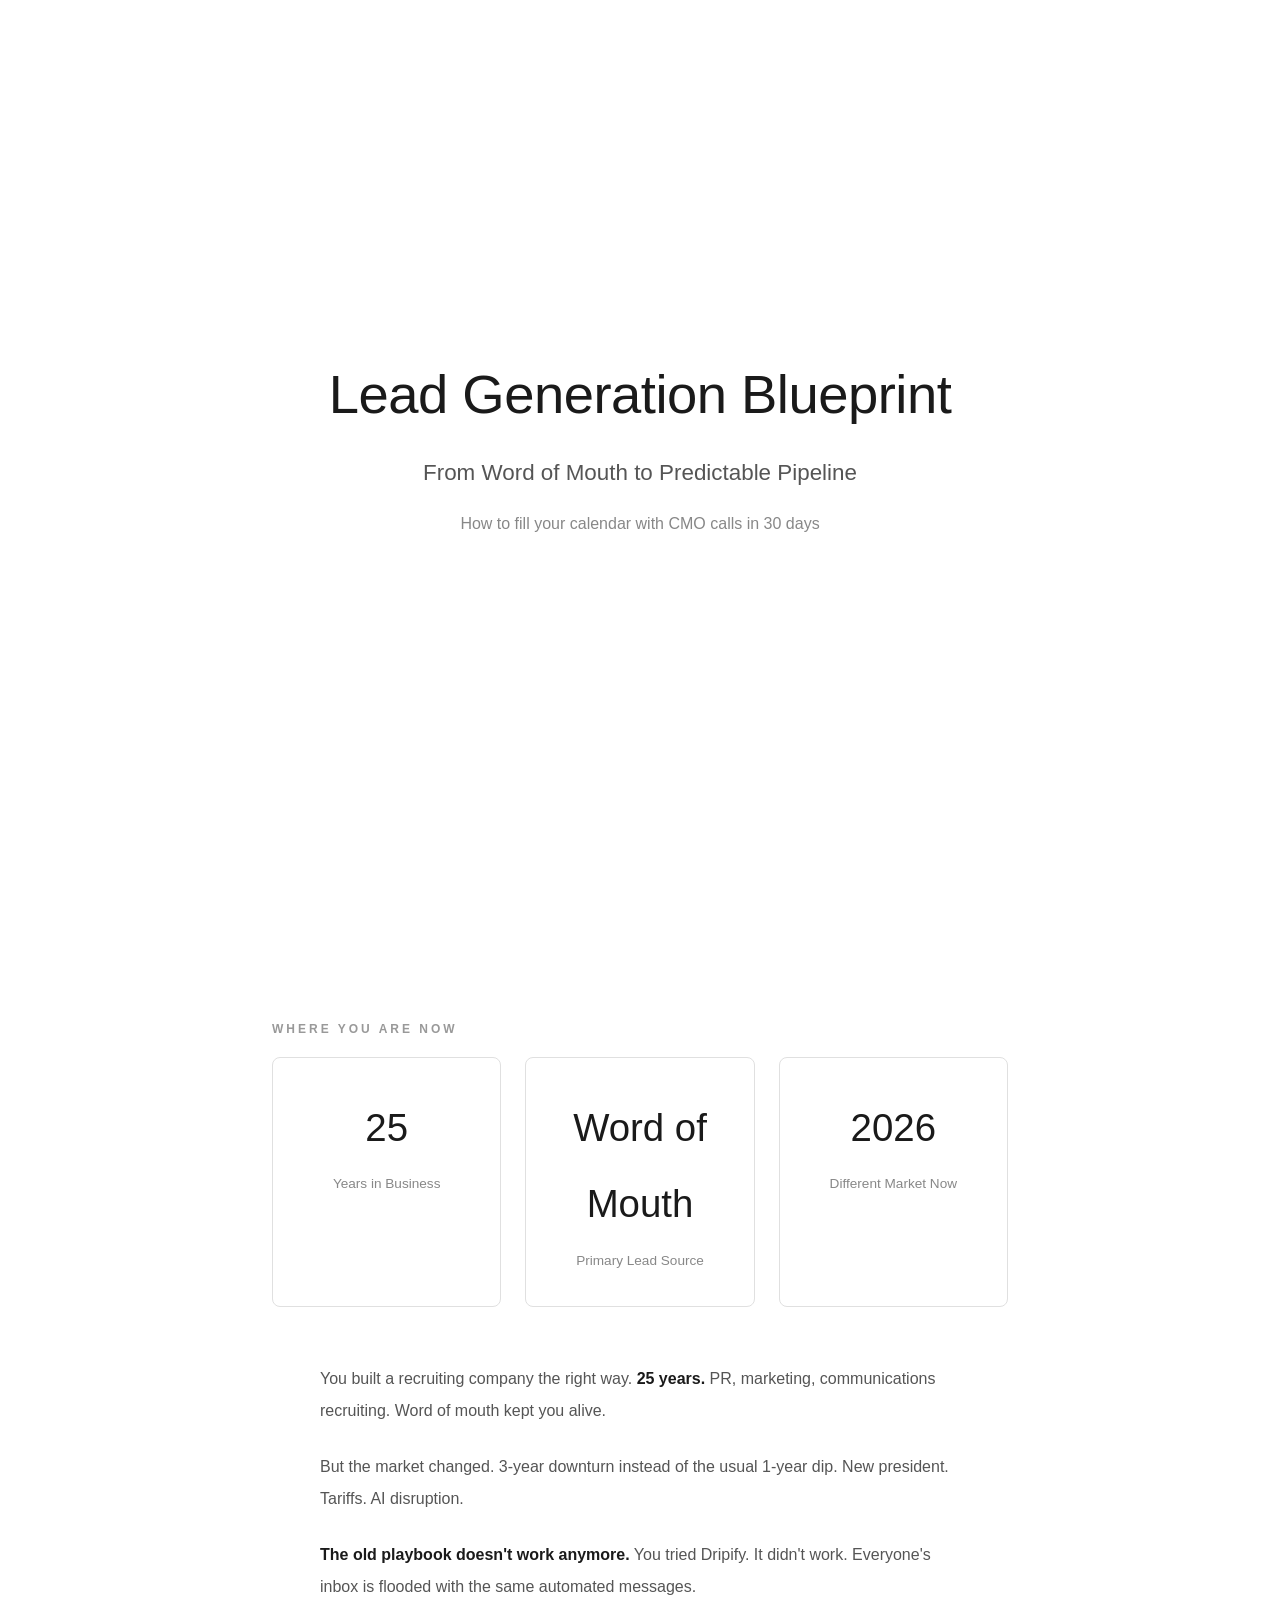
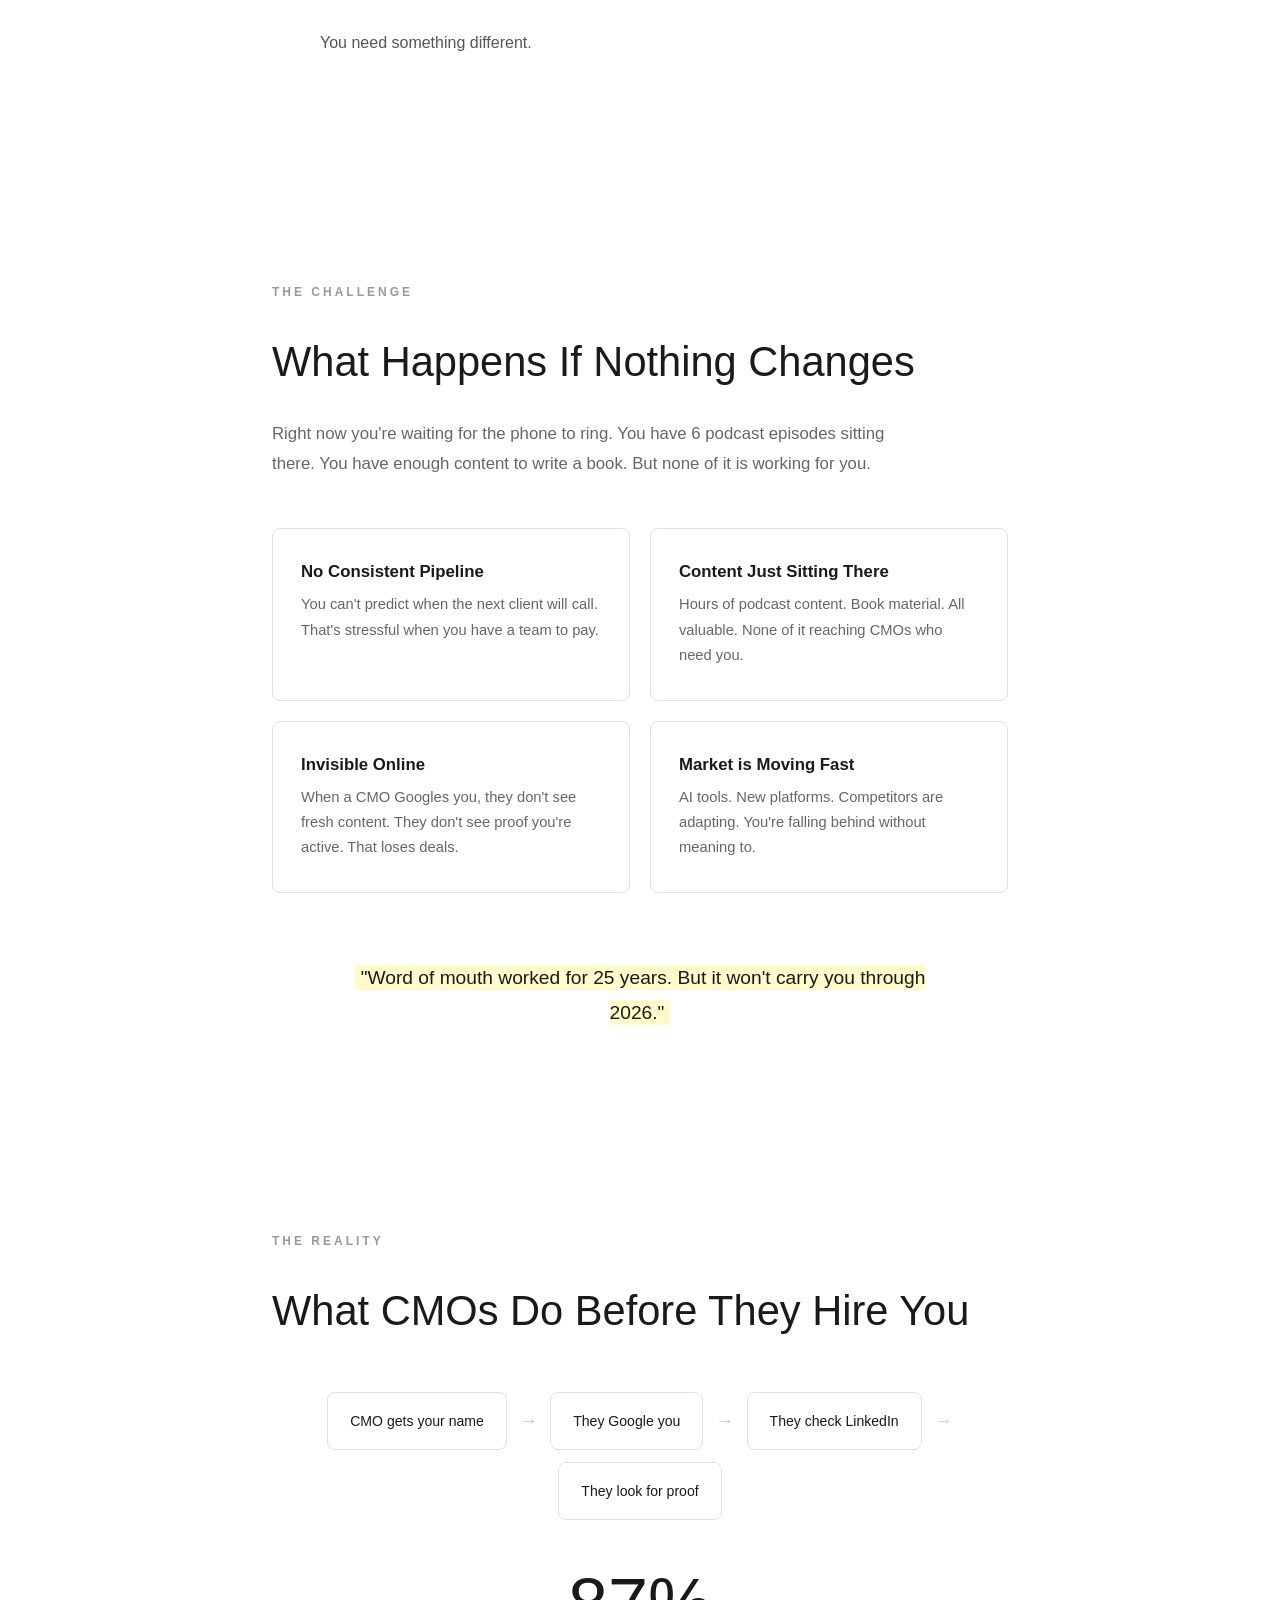
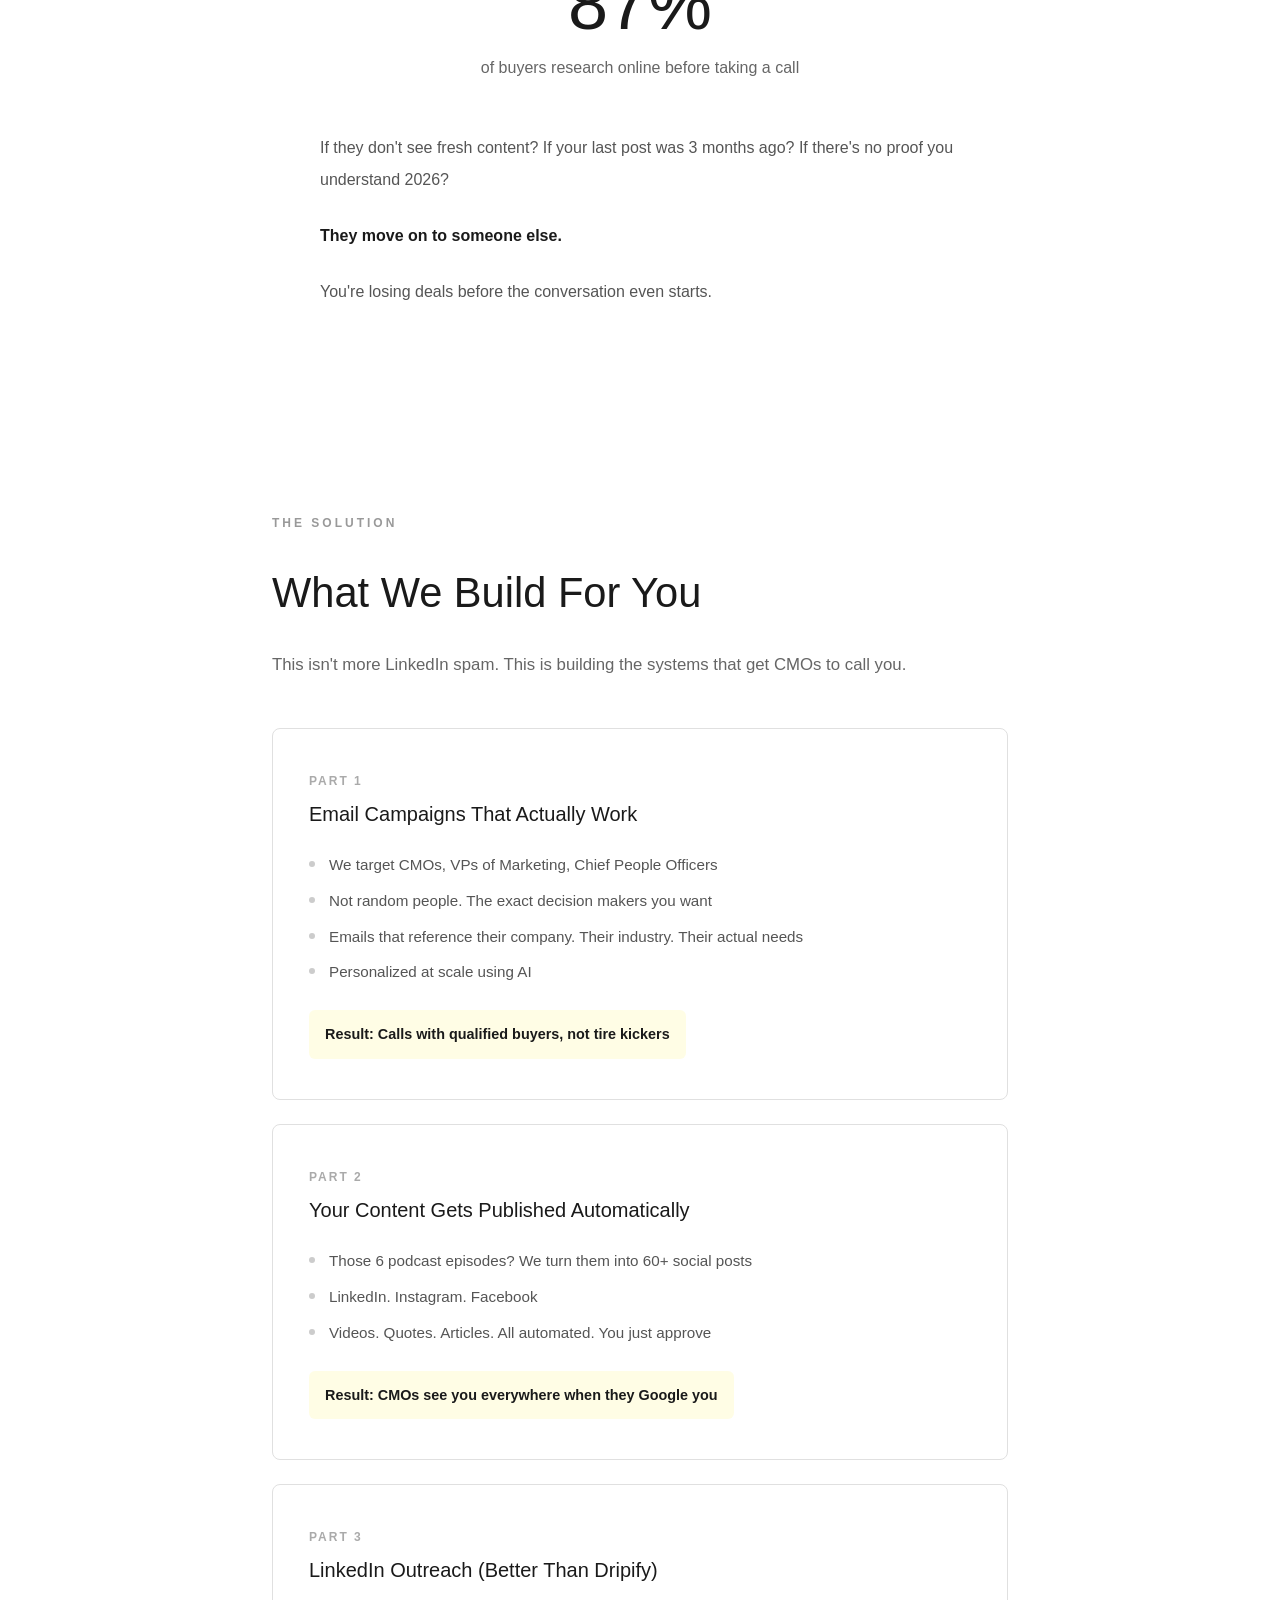
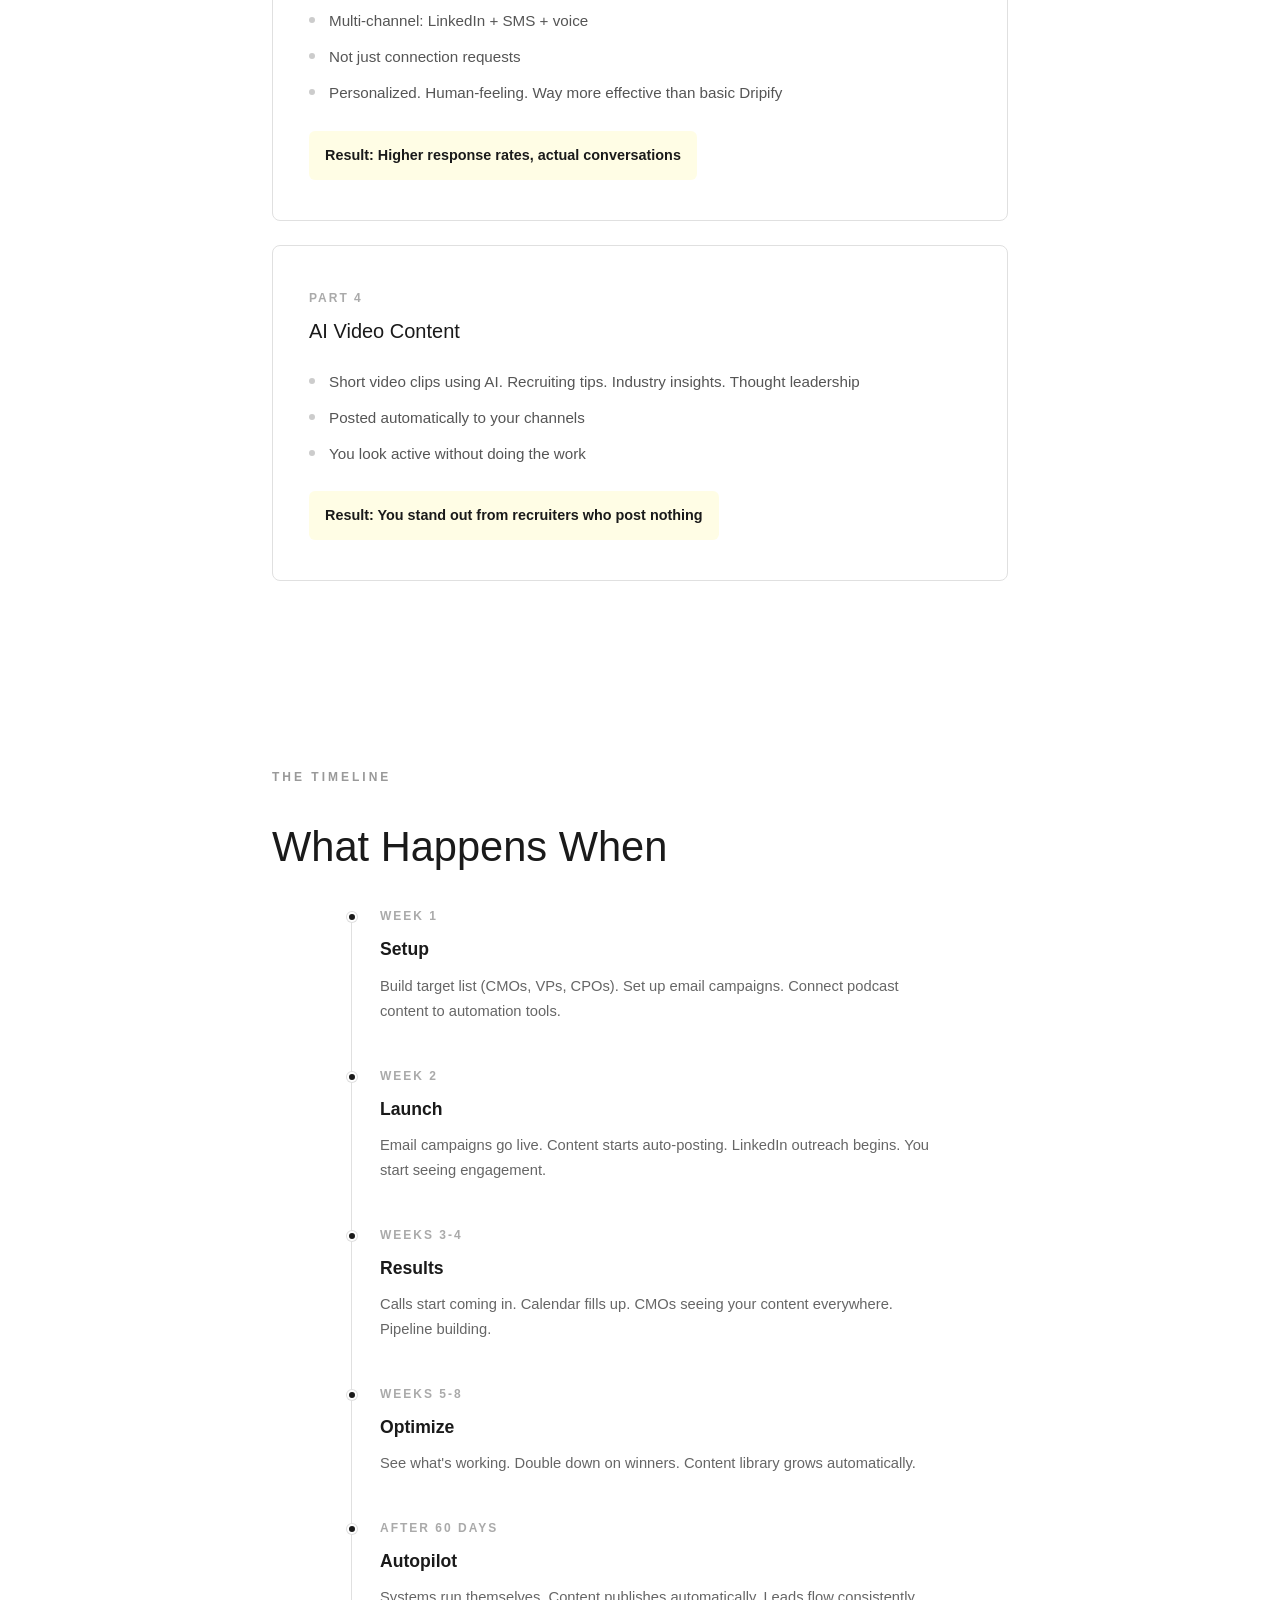
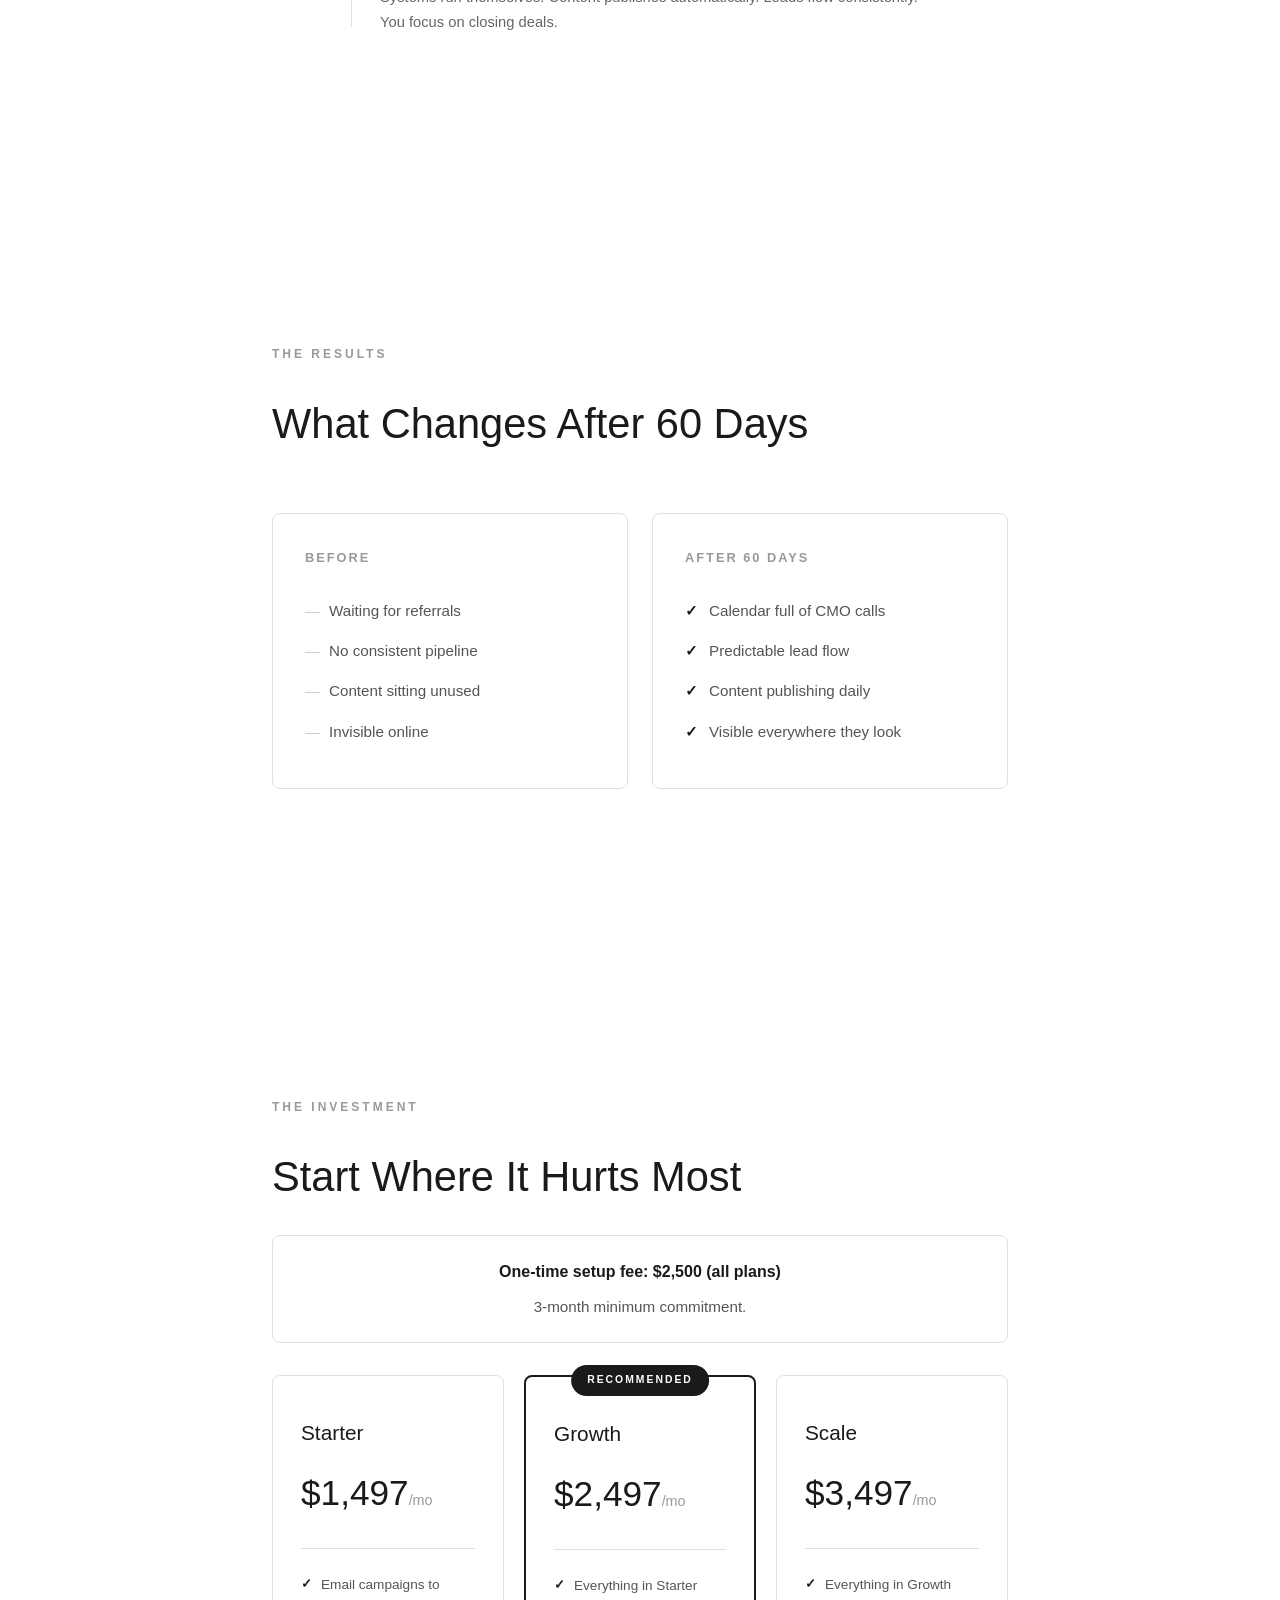
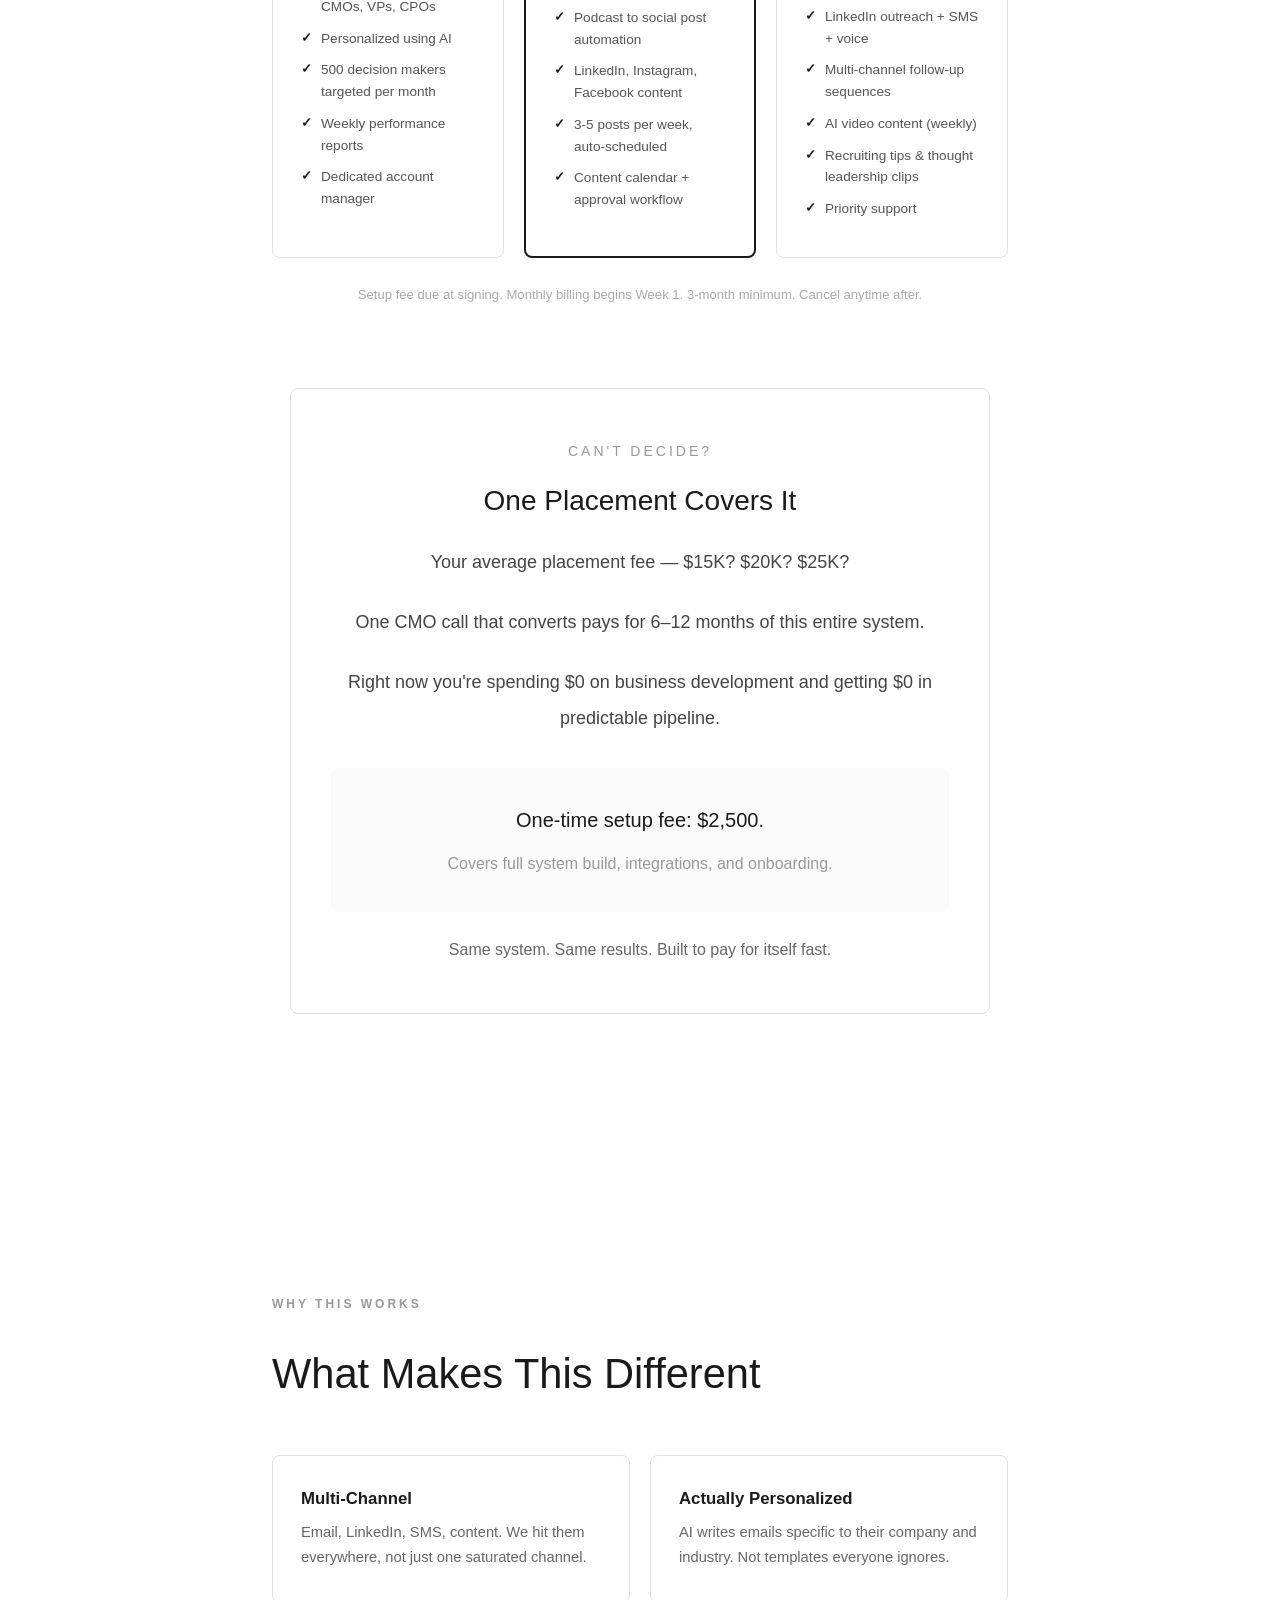
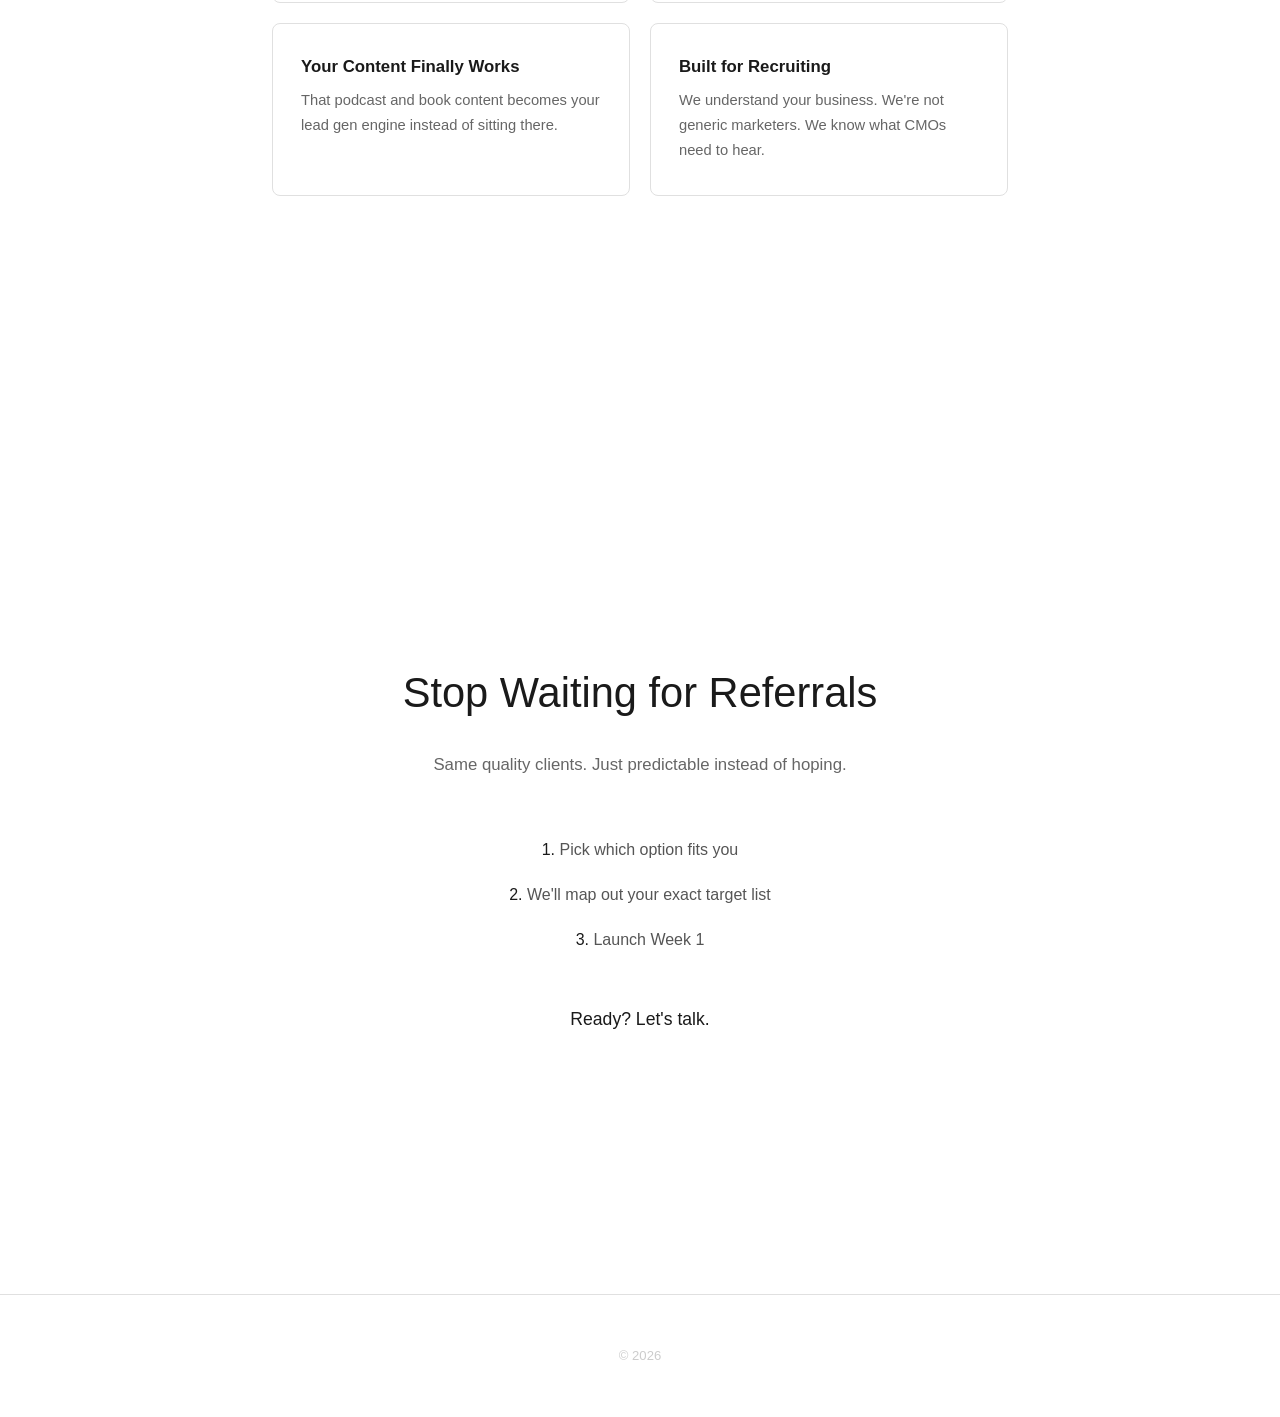
<file: conor/index.html>
<!DOCTYPE html>
<html lang="en">
<head>
<meta charset="UTF-8">
<meta name="viewport" content="width=device-width, initial-scale=1.0">
<title>Lead Generation Blueprint — From Word of Mouth to Predictable Pipeline</title>
<style>
*, *::before, *::after { margin: 0; padding: 0; box-sizing: border-box; }

html { scroll-behavior: smooth; }

body {
  font-family: -apple-system, BlinkMacSystemFont, 'Segoe UI', 'Roboto', sans-serif;
  background: #ffffff;
  color: #1a1a1a;
  font-size: 19px;
  line-height: 2.0;
  -webkit-font-smoothing: antialiased;
}

h1, h2, h3, h4 { line-height: 1.3; }

.container {
  max-width: 800px;
  margin: 0 auto;
  padding: 0 32px;
}

/* Fade-in animation */
.fade-in {
  opacity: 0;
  transform: translateY(24px);
  transition: opacity 0.8s ease, transform 0.8s ease;
}
.fade-in.visible {
  opacity: 1;
  transform: translateY(0);
}
.fade-in.d1 { transition-delay: 0.1s; }
.fade-in.d2 { transition-delay: 0.2s; }
.fade-in.d3 { transition-delay: 0.3s; }
.fade-in.d4 { transition-delay: 0.4s; }

/* ─── HERO ─── */
.hero {
  min-height: 100vh;
  display: flex;
  align-items: center;
  justify-content: center;
  text-align: center;
  padding: 80px 32px;
}
.hero h1 {
  font-size: clamp(2.4rem, 5vw, 3.4rem);
  font-weight: 300;
  letter-spacing: -0.5px;
  margin-bottom: 20px;
  color: #1a1a1a;
}
.hero .subtitle {
  font-size: clamp(1.1rem, 2.5vw, 1.4rem);
  font-weight: 400;
  color: #555;
  margin-bottom: 12px;
}
.hero .sub-desc {
  font-size: 1rem;
  color: #888;
  max-width: 440px;
  margin: 0 auto;
}

/* ─── SECTIONS ─── */
section {
  min-height: 100vh;
  display: flex;
  align-items: center;
  padding: 80px 32px;
}
section .container {
  width: 100%;
}

.section-label {
  font-size: 12px;
  font-weight: 600;
  letter-spacing: 3px;
  text-transform: uppercase;
  color: #999;
  margin-bottom: 16px;
}
.section-title {
  font-size: clamp(2rem, 4vw, 2.6rem);
  font-weight: 300;
  margin-bottom: 16px;
  color: #1a1a1a;
}
.section-subtitle {
  font-size: 1.05rem;
  color: #666;
  max-width: 640px;
  margin-bottom: 48px;
  line-height: 1.8;
}

/* ─── STAT BLOCK ─── */
.stat-row {
  display: grid;
  grid-template-columns: repeat(3, 1fr);
  gap: 24px;
  margin-bottom: 56px;
}
.stat-item {
  text-align: center;
  padding: 32px 16px;
  border: 1px solid #e0e0e0;
  border-radius: 8px;
  transition: border-color 0.3s, transform 0.3s;
}
.stat-item:hover {
  border-color: #bbb;
  transform: translateY(-2px);
}
.stat-number {
  font-size: 2.4rem;
  font-weight: 300;
  color: #1a1a1a;
  margin-bottom: 4px;
}
.stat-label {
  font-size: 0.85rem;
  color: #888;
  font-weight: 500;
}

/* ─── COPY BLOCKS ─── */
.copy-block {
  max-width: 640px;
  margin: 0 auto;
}
.copy-block p {
  color: #555;
  margin-bottom: 24px;
  font-size: 1rem;
}
.copy-block p strong { color: #1a1a1a; }

/* ─── CARDS GRID ─── */
.cards-grid {
  display: grid;
  grid-template-columns: repeat(2, 1fr);
  gap: 20px;
  margin-top: 40px;
  margin-bottom: 48px;
}
.card {
  background: #ffffff;
  border: 1px solid #e0e0e0;
  border-radius: 8px;
  padding: 32px 28px;
  transition: transform 0.3s, border-color 0.3s;
}
.card:hover {
  transform: translateY(-3px);
  border-color: #bbb;
}
.card h3 {
  font-size: 1.05rem;
  font-weight: 600;
  margin-bottom: 10px;
  color: #1a1a1a;
}
.card p {
  color: #666;
  font-size: 0.92rem;
  line-height: 1.7;
}

/* ─── PULL QUOTE ─── */
.pull-quote {
  padding: 20px 0;
  margin: 0 auto;
  max-width: 600px;
  font-size: 1.2rem;
  font-weight: 400;
  color: #1a1a1a;
  text-align: center;
  line-height: 1.8;
}
.pull-quote .highlight {
  background: #ffeb3b44;
  padding: 2px 6px;
}

/* ─── BUYER JOURNEY ─── */
.journey-flow {
  display: flex;
  align-items: center;
  justify-content: center;
  gap: 12px;
  flex-wrap: wrap;
  margin: 40px 0;
}
.journey-step {
  border: 1px solid #e0e0e0;
  border-radius: 8px;
  padding: 14px 22px;
  font-size: 0.88rem;
  font-weight: 500;
  text-align: center;
  color: #1a1a1a;
}
.journey-arrow {
  color: #ccc;
  font-size: 1.2rem;
}
.big-stat {
  text-align: center;
  margin: 48px 0;
}
.big-stat-number {
  font-size: 4.5rem;
  font-weight: 300;
  color: #1a1a1a;
  line-height: 1;
}
.big-stat-label {
  font-size: 1rem;
  color: #666;
  margin-top: 12px;
  max-width: 380px;
  margin-left: auto;
  margin-right: auto;
}

/* ─── SOLUTION ─── */
.solution-block {
  border: 1px solid #e0e0e0;
  border-radius: 8px;
  padding: 40px 36px;
  margin-bottom: 24px;
  transition: border-color 0.3s;
}
.solution-block:hover {
  border-color: #bbb;
}
.solution-part-label {
  font-size: 0.75rem;
  font-weight: 600;
  letter-spacing: 2px;
  text-transform: uppercase;
  color: #aaa;
  margin-bottom: 8px;
}
.solution-block h3 {
  font-size: 1.25rem;
  font-weight: 500;
  margin-bottom: 20px;
  color: #1a1a1a;
}
.solution-block ul {
  list-style: none;
  margin-bottom: 20px;
}
.solution-block li {
  color: #555;
  font-size: 0.95rem;
  padding: 5px 0 5px 20px;
  position: relative;
  line-height: 1.7;
}
.solution-block li::before {
  content: '';
  position: absolute;
  left: 0; top: 14px;
  width: 6px; height: 6px;
  border-radius: 50%;
  background: #ccc;
}
.solution-result {
  font-size: 0.9rem;
  font-weight: 600;
  color: #1a1a1a;
  padding: 10px 16px;
  background: #ffeb3b22;
  border-radius: 6px;
  display: inline-block;
}

/* ─── TIMELINE ─── */
.timeline {
  max-width: 600px;
  margin: 0 auto;
  position: relative;
  padding-left: 40px;
}
.timeline::before {
  content: '';
  position: absolute;
  left: 11px; top: 8px; bottom: 8px;
  width: 1px;
  background: #e0e0e0;
}
.timeline-item {
  margin-bottom: 40px;
  position: relative;
}
.timeline-item:last-child { margin-bottom: 0; }
.timeline-dot {
  position: absolute;
  left: -33px; top: 8px;
  width: 10px; height: 10px;
  border-radius: 50%;
  background: #1a1a1a;
  border: 2px solid #fff;
  box-shadow: 0 0 0 1px #e0e0e0;
}
.timeline-label {
  font-size: 0.75rem;
  font-weight: 600;
  letter-spacing: 2px;
  text-transform: uppercase;
  color: #aaa;
  margin-bottom: 4px;
}
.timeline-title {
  font-size: 1.1rem;
  font-weight: 600;
  margin-bottom: 6px;
  color: #1a1a1a;
}
.timeline-desc {
  color: #666;
  font-size: 0.92rem;
  line-height: 1.7;
}

/* ─── BEFORE / AFTER ─── */
.ba-grid {
  display: grid;
  grid-template-columns: 1fr 1fr;
  gap: 24px;
  margin-top: 48px;
}
.ba-col {
  padding: 36px 32px;
  border-radius: 8px;
  border: 1px solid #e0e0e0;
}
.ba-col h3 {
  font-size: 0.8rem;
  font-weight: 600;
  letter-spacing: 2px;
  text-transform: uppercase;
  margin-bottom: 24px;
  color: #999;
}
.ba-col ul { list-style: none; }
.ba-col li {
  color: #555;
  font-size: 0.95rem;
  padding: 8px 0 8px 24px;
  position: relative;
  line-height: 1.6;
}
.ba-before li::before {
  content: '\2014';
  position: absolute;
  left: 0;
  color: #ccc;
  font-weight: 500;
}
.ba-after li::before {
  content: '\2713';
  position: absolute;
  left: 0;
  color: #1a1a1a;
  font-weight: 600;
}

/* ─── PRICING ─── */
.pricing-note {
  text-align: center;
  padding: 20px 24px;
  border: 1px solid #e0e0e0;
  border-radius: 8px;
  margin-bottom: 32px;
  font-size: 0.95rem;
  color: #555;
}
.pricing-note strong {
  color: #1a1a1a;
  display: block;
  margin-bottom: 4px;
  font-size: 1rem;
}
.pricing-grid {
  display: grid;
  grid-template-columns: repeat(3, 1fr);
  gap: 20px;
  margin-bottom: 24px;
}
.pricing-card {
  border: 1px solid #e0e0e0;
  border-radius: 8px;
  padding: 36px 28px 32px;
  position: relative;
  transition: transform 0.3s, border-color 0.3s;
}
.pricing-card:hover {
  transform: translateY(-3px);
  border-color: #bbb;
}
.pricing-card.recommended {
  border: 2px solid #1a1a1a;
}
.pricing-badge {
  position: absolute;
  top: -12px; left: 50%;
  transform: translateX(-50%);
  background: #1a1a1a;
  color: #fff;
  font-size: 0.65rem;
  font-weight: 700;
  letter-spacing: 2px;
  text-transform: uppercase;
  padding: 5px 16px;
  border-radius: 100px;
  white-space: nowrap;
}
.pricing-tier {
  font-size: 1.3rem;
  font-weight: 500;
  margin-bottom: 4px;
  color: #1a1a1a;
}
.pricing-price {
  font-size: 2.2rem;
  font-weight: 300;
  margin-bottom: 4px;
  color: #1a1a1a;
}
.pricing-price span {
  font-size: 0.9rem;
  font-weight: 400;
  color: #999;
}
.pricing-features {
  list-style: none;
  margin: 20px 0 0;
  padding-top: 20px;
  border-top: 1px solid #e0e0e0;
}
.pricing-features li {
  font-size: 0.85rem;
  color: #555;
  padding: 5px 0 5px 20px;
  position: relative;
  line-height: 1.6;
}
.pricing-features li::before {
  content: '\2713';
  position: absolute;
  left: 0;
  color: #1a1a1a;
  font-weight: 600;
  font-size: 0.8rem;
}
.pricing-fine {
  text-align: center;
  color: #aaa;
  font-size: 0.82rem;
}

/* ─── WHY THIS WORKS ─── */
.why-grid {
  display: grid;
  grid-template-columns: repeat(2, 1fr);
  gap: 20px;
  margin-top: 40px;
}
.why-card {
  border: 1px solid #e0e0e0;
  border-radius: 8px;
  padding: 32px 28px;
  transition: transform 0.3s, border-color 0.3s;
}
.why-card:hover {
  transform: translateY(-3px);
  border-color: #bbb;
}
.why-card h3 {
  font-size: 1.05rem;
  font-weight: 600;
  margin-bottom: 10px;
  color: #1a1a1a;
}
.why-card p {
  color: #666;
  font-size: 0.92rem;
  line-height: 1.7;
}

/* ─── NEXT STEPS ─── */
.next-steps {
  text-align: center;
}
.next-steps .steps-list {
  list-style: none;
  margin: 40px 0;
}
.next-steps .steps-list li {
  font-size: 1rem;
  color: #555;
  padding: 8px 0;
  line-height: 1.8;
}
.next-steps .steps-list li span {
  color: #1a1a1a;
  font-weight: 500;
}
.next-steps .ready {
  font-size: 1.1rem;
  color: #1a1a1a;
  margin-top: 32px;
  font-weight: 400;
}

/* ─── FOOTER ─── */
footer {
  text-align: center;
  padding: 48px 32px;
  border-top: 1px solid #e0e0e0;
  color: #ccc;
  font-size: 0.82rem;
}

/* ─── RESPONSIVE ─── */
@media (max-width: 768px) {
  section { padding: 60px 24px; min-height: auto; min-height: 100vh; }
  .stat-row { grid-template-columns: 1fr; gap: 16px; }
  .cards-grid { grid-template-columns: 1fr; }
  .ba-grid { grid-template-columns: 1fr; gap: 16px; }
  .pricing-grid { grid-template-columns: 1fr; max-width: 360px; margin-left: auto; margin-right: auto; }
  .why-grid { grid-template-columns: 1fr; }
  .journey-arrow { display: none; }
  .journey-flow { flex-direction: column; gap: 10px; }
  .journey-step { width: 100%; }
  .solution-block { padding: 28px 24px; }
}

@media (max-width: 480px) {
  body { font-size: 17px; }
  .hero { padding: 60px 20px; }
  .hero h1 { font-size: 2rem; }
  .pull-quote { font-size: 1.05rem; }
  .big-stat-number { font-size: 3.5rem; }
}
</style>
</head>
<body>

<!-- HERO -->
<section class="hero">
  <div class="container">
    <div class="fade-in">
      <h1>Lead Generation Blueprint</h1>
    </div>
    <div class="fade-in d1">
      <p class="subtitle">From Word of Mouth to Predictable Pipeline</p>
    </div>
    <div class="fade-in d2">
      <p class="sub-desc">How to fill your calendar with CMO calls in 30 days</p>
    </div>
  </div>
</section>

<!-- WHERE YOU ARE NOW -->
<section>
  <div class="container">
    <div class="fade-in">
      <div class="section-label">Where You Are Now</div>
    </div>

    <div class="stat-row fade-in d1">
      <div class="stat-item">
        <div class="stat-number">25</div>
        <div class="stat-label">Years in Business</div>
      </div>
      <div class="stat-item">
        <div class="stat-number">Word of Mouth</div>
        <div class="stat-label">Primary Lead Source</div>
      </div>
      <div class="stat-item">
        <div class="stat-number">2026</div>
        <div class="stat-label">Different Market Now</div>
      </div>
    </div>

    <div class="copy-block fade-in d2">
      <p>You built a recruiting company the right way. <strong>25 years.</strong> PR, marketing, communications recruiting. Word of mouth kept you alive.</p>

      <p>But the market changed. 3-year downturn instead of the usual 1-year dip. New president. Tariffs. AI disruption.</p>

      <p><strong>The old playbook doesn't work anymore.</strong> You tried Dripify. It didn't work. Everyone's inbox is flooded with the same automated messages.</p>

      <p>You need something different.</p>
    </div>
  </div>
</section>

<!-- THE CHALLENGE -->
<section>
  <div class="container">
    <div class="fade-in">
      <div class="section-label">The Challenge</div>
      <div class="section-title">What Happens If Nothing Changes</div>
    </div>
    <div class="fade-in d1">
      <div class="section-subtitle">Right now you're waiting for the phone to ring. You have 6 podcast episodes sitting there. You have enough content to write a book. But none of it is working for you.</div>
    </div>

    <div class="cards-grid fade-in d2">
      <div class="card">
        <h3>No Consistent Pipeline</h3>
        <p>You can't predict when the next client will call. That's stressful when you have a team to pay.</p>
      </div>
      <div class="card">
        <h3>Content Just Sitting There</h3>
        <p>Hours of podcast content. Book material. All valuable. None of it reaching CMOs who need you.</p>
      </div>
      <div class="card">
        <h3>Invisible Online</h3>
        <p>When a CMO Googles you, they don't see fresh content. They don't see proof you're active. That loses deals.</p>
      </div>
      <div class="card">
        <h3>Market is Moving Fast</h3>
        <p>AI tools. New platforms. Competitors are adapting. You're falling behind without meaning to.</p>
      </div>
    </div>

    <div class="pull-quote fade-in d3">
      <span class="highlight">"Word of mouth worked for 25 years. But it won't carry you through 2026."</span>
    </div>
  </div>
</section>

<!-- THE REALITY -->
<section>
  <div class="container">
    <div class="fade-in">
      <div class="section-label">The Reality</div>
      <div class="section-title">What CMOs Do Before They Hire You</div>
    </div>

    <div class="journey-flow fade-in d1">
      <div class="journey-step">CMO gets your name</div>
      <div class="journey-arrow">&rarr;</div>
      <div class="journey-step">They Google you</div>
      <div class="journey-arrow">&rarr;</div>
      <div class="journey-step">They check LinkedIn</div>
      <div class="journey-arrow">&rarr;</div>
      <div class="journey-step">They look for proof</div>
    </div>

    <div class="big-stat fade-in d2">
      <div class="big-stat-number">87%</div>
      <div class="big-stat-label">of buyers research online before taking a call</div>
    </div>

    <div class="copy-block fade-in d3">
      <p>If they don't see fresh content? If your last post was 3 months ago? If there's no proof you understand 2026?</p>

      <p><strong>They move on to someone else.</strong></p>

      <p>You're losing deals before the conversation even starts.</p>
    </div>
  </div>
</section>

<!-- THE SOLUTION -->
<section>
  <div class="container">
    <div class="fade-in">
      <div class="section-label">The Solution</div>
      <div class="section-title">What We Build For You</div>
      <div class="section-subtitle">This isn't more LinkedIn spam. This is building the systems that get CMOs to call you.</div>
    </div>

    <div class="solution-block fade-in d1">
      <div class="solution-part-label">Part 1</div>
      <h3>Email Campaigns That Actually Work</h3>
      <ul>
        <li>We target CMOs, VPs of Marketing, Chief People Officers</li>
        <li>Not random people. The exact decision makers you want</li>
        <li>Emails that reference their company. Their industry. Their actual needs</li>
        <li>Personalized at scale using AI</li>
      </ul>
      <div class="solution-result">Result: Calls with qualified buyers, not tire kickers</div>
    </div>

    <div class="solution-block fade-in d2">
      <div class="solution-part-label">Part 2</div>
      <h3>Your Content Gets Published Automatically</h3>
      <ul>
        <li>Those 6 podcast episodes? We turn them into 60+ social posts</li>
        <li>LinkedIn. Instagram. Facebook</li>
        <li>Videos. Quotes. Articles. All automated. You just approve</li>
      </ul>
      <div class="solution-result">Result: CMOs see you everywhere when they Google you</div>
    </div>

    <div class="solution-block fade-in d3">
      <div class="solution-part-label">Part 3</div>
      <h3>LinkedIn Outreach (Better Than Dripify)</h3>
      <ul>
        <li>Multi-channel: LinkedIn + SMS + voice</li>
        <li>Not just connection requests</li>
        <li>Personalized. Human-feeling. Way more effective than basic Dripify</li>
      </ul>
      <div class="solution-result">Result: Higher response rates, actual conversations</div>
    </div>

    <div class="solution-block fade-in d4">
      <div class="solution-part-label">Part 4</div>
      <h3>AI Video Content</h3>
      <ul>
        <li>Short video clips using AI. Recruiting tips. Industry insights. Thought leadership</li>
        <li>Posted automatically to your channels</li>
        <li>You look active without doing the work</li>
      </ul>
      <div class="solution-result">Result: You stand out from recruiters who post nothing</div>
    </div>
  </div>
</section>

<!-- TIMELINE -->
<section>
  <div class="container">
    <div class="fade-in">
      <div class="section-label">The Timeline</div>
      <div class="section-title">What Happens When</div>
    </div>

    <div class="timeline fade-in d1">
      <div class="timeline-item">
        <div class="timeline-dot"></div>
        <div class="timeline-label">Week 1</div>
        <div class="timeline-title">Setup</div>
        <div class="timeline-desc">Build target list (CMOs, VPs, CPOs). Set up email campaigns. Connect podcast content to automation tools.</div>
      </div>
      <div class="timeline-item">
        <div class="timeline-dot"></div>
        <div class="timeline-label">Week 2</div>
        <div class="timeline-title">Launch</div>
        <div class="timeline-desc">Email campaigns go live. Content starts auto-posting. LinkedIn outreach begins. You start seeing engagement.</div>
      </div>
      <div class="timeline-item">
        <div class="timeline-dot"></div>
        <div class="timeline-label">Weeks 3-4</div>
        <div class="timeline-title">Results</div>
        <div class="timeline-desc">Calls start coming in. Calendar fills up. CMOs seeing your content everywhere. Pipeline building.</div>
      </div>
      <div class="timeline-item">
        <div class="timeline-dot"></div>
        <div class="timeline-label">Weeks 5-8</div>
        <div class="timeline-title">Optimize</div>
        <div class="timeline-desc">See what's working. Double down on winners. Content library grows automatically.</div>
      </div>
      <div class="timeline-item">
        <div class="timeline-dot"></div>
        <div class="timeline-label">After 60 Days</div>
        <div class="timeline-title">Autopilot</div>
        <div class="timeline-desc">Systems run themselves. Content publishes automatically. Leads flow consistently. You focus on closing deals.</div>
      </div>
    </div>
  </div>
</section>

<!-- RESULTS: BEFORE / AFTER -->
<section>
  <div class="container">
    <div class="fade-in">
      <div class="section-label">The Results</div>
      <div class="section-title">What Changes After 60 Days</div>
    </div>

    <div class="ba-grid fade-in d1">
      <div class="ba-col ba-before">
        <h3>Before</h3>
        <ul>
          <li>Waiting for referrals</li>
          <li>No consistent pipeline</li>
          <li>Content sitting unused</li>
          <li>Invisible online</li>
        </ul>
      </div>
      <div class="ba-col ba-after">
        <h3>After 60 Days</h3>
        <ul>
          <li>Calendar full of CMO calls</li>
          <li>Predictable lead flow</li>
          <li>Content publishing daily</li>
          <li>Visible everywhere they look</li>
        </ul>
      </div>
    </div>
  </div>
</section>

<!-- PRICING -->
<section>
  <div class="container">
    <div class="fade-in">
      <div class="section-label">The Investment</div>
      <div class="section-title">Start Where It Hurts Most</div>
    </div>

    <div class="pricing-note fade-in d1">
      <strong>One-time setup fee: $2,500 (all plans)</strong>
      <span>3-month minimum commitment.</span>
    </div>

    <div class="pricing-grid fade-in d2">
      <div class="pricing-card">
        <div class="pricing-tier">Starter</div>
        <div class="pricing-price">$1,497<span>/mo</span></div>
        <ul class="pricing-features">
          <li>Email campaigns to CMOs, VPs, CPOs</li>
          <li>Personalized using AI</li>
          <li>500 decision makers targeted per month</li>
          <li>Weekly performance reports</li>
          <li>Dedicated account manager</li>
        </ul>
      </div>

      <div class="pricing-card recommended">
        <div class="pricing-badge">Recommended</div>
        <div class="pricing-tier">Growth</div>
        <div class="pricing-price">$2,497<span>/mo</span></div>
        <ul class="pricing-features">
          <li>Everything in Starter</li>
          <li>Podcast to social post automation</li>
          <li>LinkedIn, Instagram, Facebook content</li>
          <li>3-5 posts per week, auto-scheduled</li>
          <li>Content calendar + approval workflow</li>
        </ul>
      </div>

      <div class="pricing-card">
        <div class="pricing-tier">Scale</div>
        <div class="pricing-price">$3,497<span>/mo</span></div>
        <ul class="pricing-features">
          <li>Everything in Growth</li>
          <li>LinkedIn outreach + SMS + voice</li>
          <li>Multi-channel follow-up sequences</li>
          <li>AI video content (weekly)</li>
          <li>Recruiting tips &amp; thought leadership clips</li>
          <li>Priority support</li>
        </ul>
      </div>
    </div>

    <p class="pricing-fine fade-in d3">Setup fee due at signing. Monthly billing begins Week 1. 3-month minimum. Cancel anytime after.</p>

    <!-- HORMOZI OFFER -->
    <div class="fade-in d4" style="margin-top: 80px; max-width: 700px; margin-left: auto; margin-right: auto; padding: 48px 40px; border: 1px solid #e0e0e0; border-radius: 8px; text-align: center;">
      <div style="font-size: 14px; text-transform: uppercase; letter-spacing: 3px; color: #999; margin-bottom: 16px;">Can't Decide?</div>
      <h3 style="font-size: 28px; font-weight: 300; margin-bottom: 24px; line-height: 1.4;">One Placement Covers It</h3>
      <p style="font-size: 18px; line-height: 2.0; color: #444; margin-bottom: 24px;">Your average placement fee — $15K? $20K? $25K?</p>
      <p style="font-size: 18px; line-height: 2.0; color: #444; margin-bottom: 24px;">One CMO call that converts pays for 6–12 months of this entire system.</p>
      <p style="font-size: 18px; line-height: 2.0; color: #444; margin-bottom: 32px;">Right now you're spending $0 on business development and getting $0 in predictable pipeline.</p>
      <div style="padding: 32px; background: #fafafa; border-radius: 8px; margin-bottom: 24px;">
        <p style="font-size: 20px; font-weight: 500; color: #1a1a1a; margin-bottom: 8px;">One-time setup fee: $2,500.</p>
        <p style="font-size: 16px; color: #999;">Covers full system build, integrations, and onboarding.</p>
      </div>
      <p style="font-size: 16px; color: #666; line-height: 1.8;">Same system. Same results. Built to pay for itself fast.</p>
    </div>
  </div>
</section>

<!-- WHY THIS WORKS -->
<section>
  <div class="container">
    <div class="fade-in">
      <div class="section-label">Why This Works</div>
      <div class="section-title">What Makes This Different</div>
    </div>

    <div class="why-grid fade-in d1">
      <div class="why-card">
        <h3>Multi-Channel</h3>
        <p>Email, LinkedIn, SMS, content. We hit them everywhere, not just one saturated channel.</p>
      </div>
      <div class="why-card">
        <h3>Actually Personalized</h3>
        <p>AI writes emails specific to their company and industry. Not templates everyone ignores.</p>
      </div>
      <div class="why-card">
        <h3>Your Content Finally Works</h3>
        <p>That podcast and book content becomes your lead gen engine instead of sitting there.</p>
      </div>
      <div class="why-card">
        <h3>Built for Recruiting</h3>
        <p>We understand your business. We're not generic marketers. We know what CMOs need to hear.</p>
      </div>
    </div>
  </div>
</section>

<!-- NEXT STEPS -->
<section>
  <div class="container">
    <div class="next-steps fade-in">
      <div class="section-title">Stop Waiting for Referrals</div>
      <p class="section-subtitle" style="text-align:center; margin-left:auto; margin-right:auto;">Same quality clients. Just predictable instead of hoping.</p>

      <ul class="steps-list">
        <li><span>1.</span> Pick which option fits you</li>
        <li><span>2.</span> We'll map out your exact target list</li>
        <li><span>3.</span> Launch Week 1</li>
      </ul>

      <p class="ready">Ready? Let's talk.</p>
    </div>
  </div>
</section>

<!-- FOOTER -->
<footer>
  <div class="container">
    <p>&copy; 2026</p>
  </div>
</footer>

<script>
document.addEventListener('DOMContentLoaded', function() {
  var observer = new IntersectionObserver(function(entries) {
    entries.forEach(function(entry) {
      if (entry.isIntersecting) {
        entry.target.classList.add('visible');
      }
    });
  }, { threshold: 0.1, rootMargin: '0px 0px -60px 0px' });

  document.querySelectorAll('.fade-in').forEach(function(el) {
    observer.observe(el);
  });
});
</script>

</body>
</html>
</file>
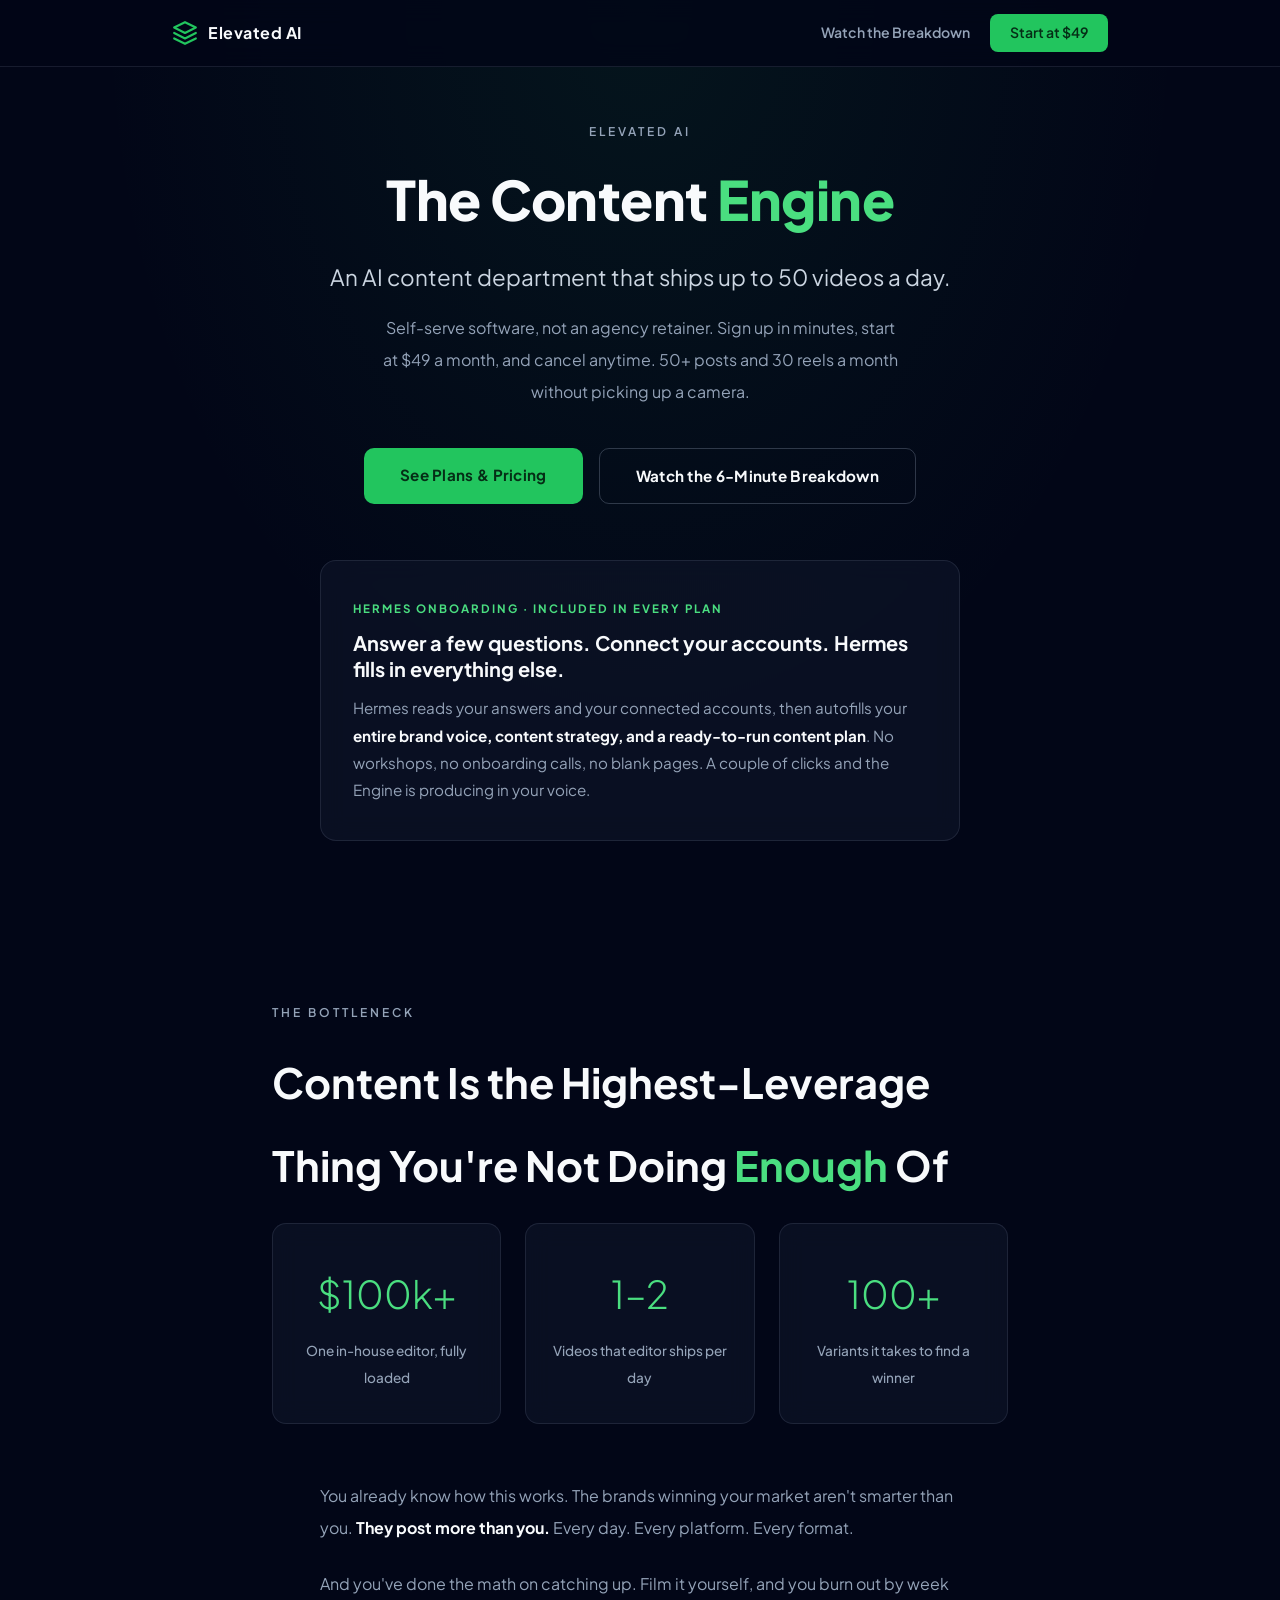
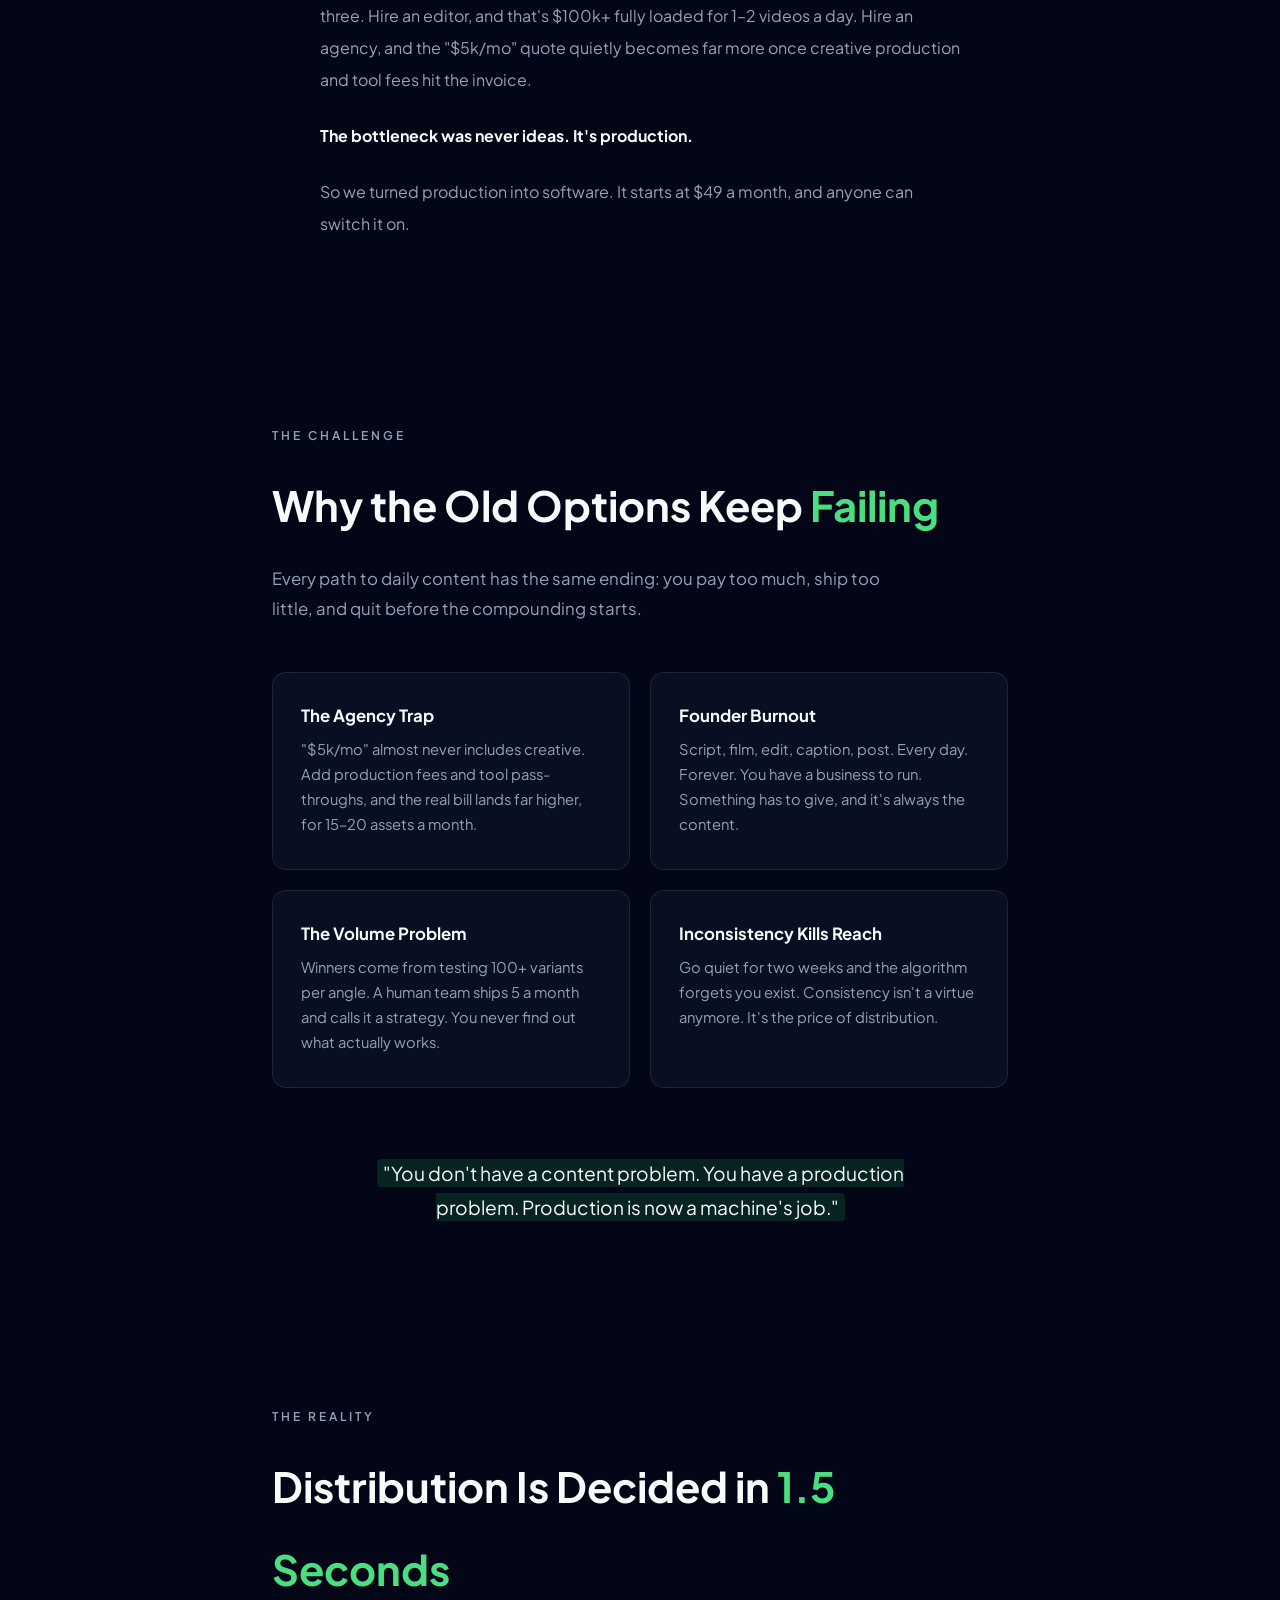
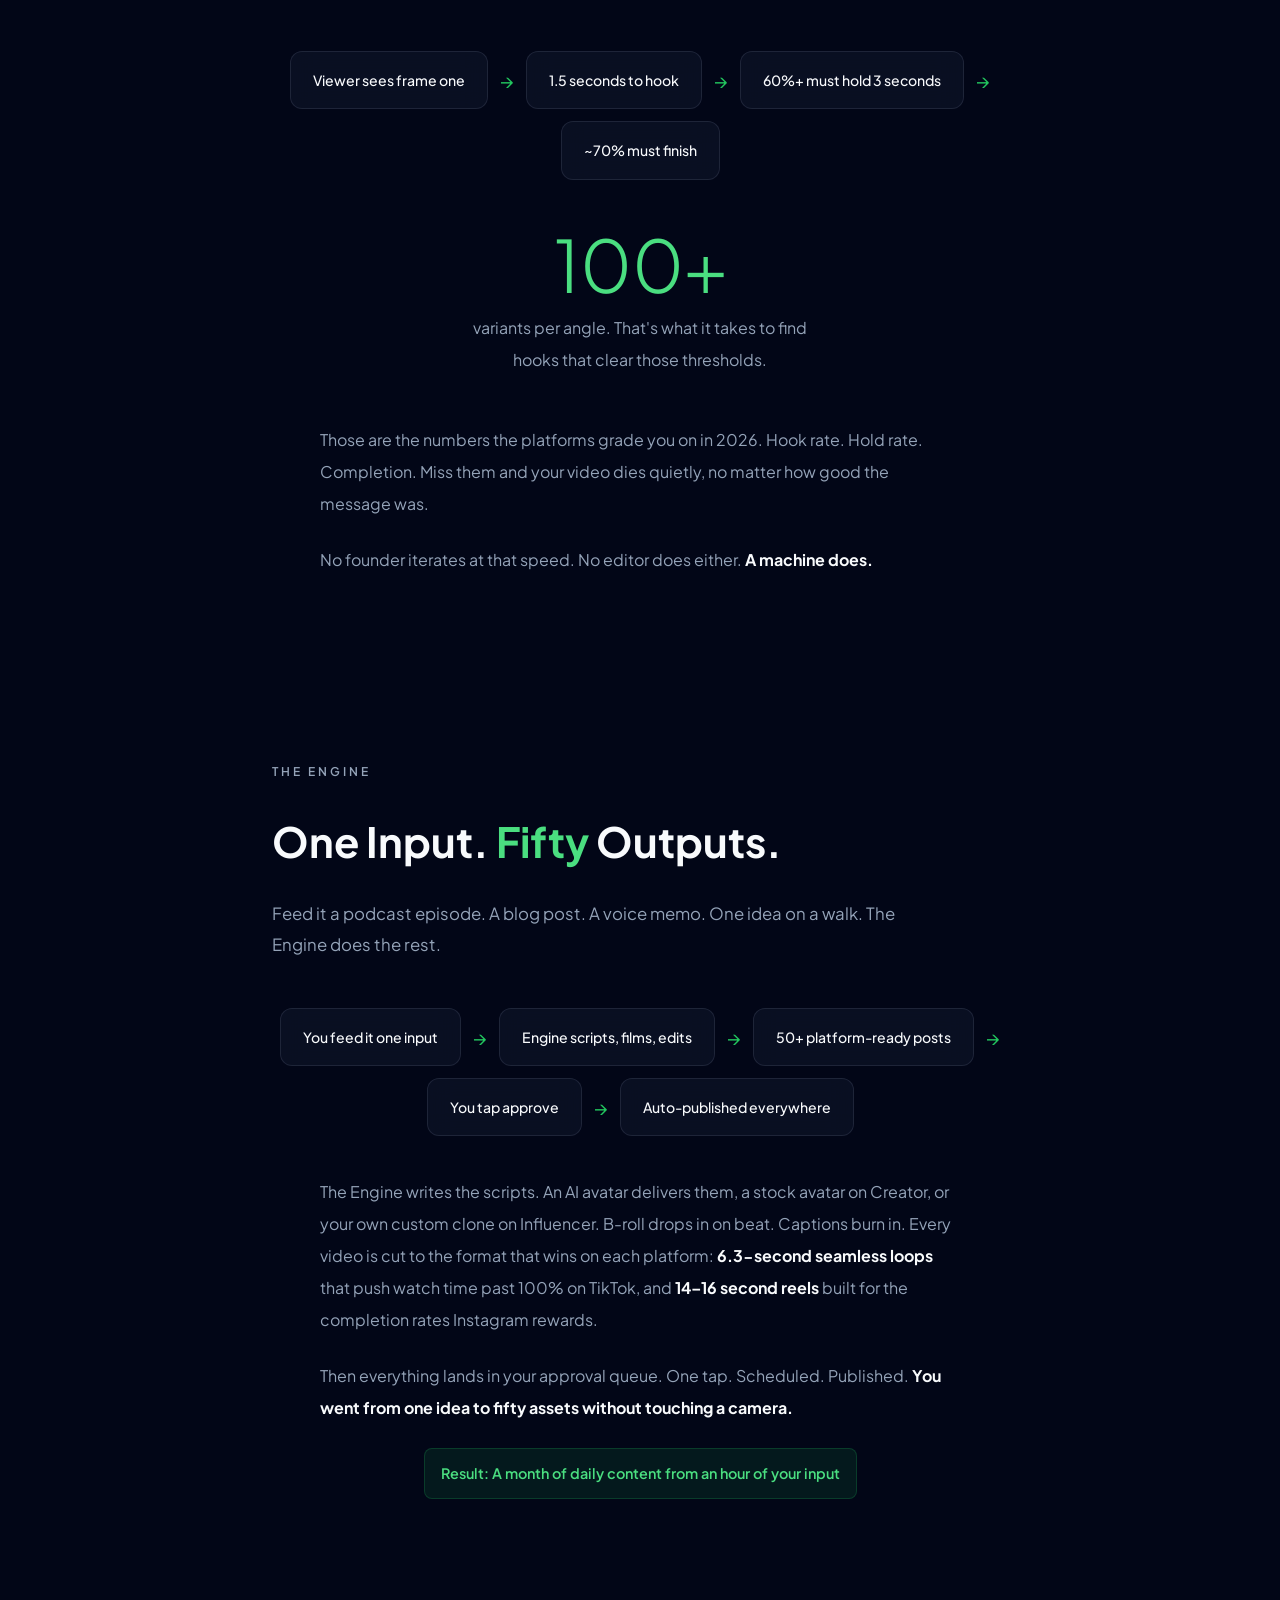
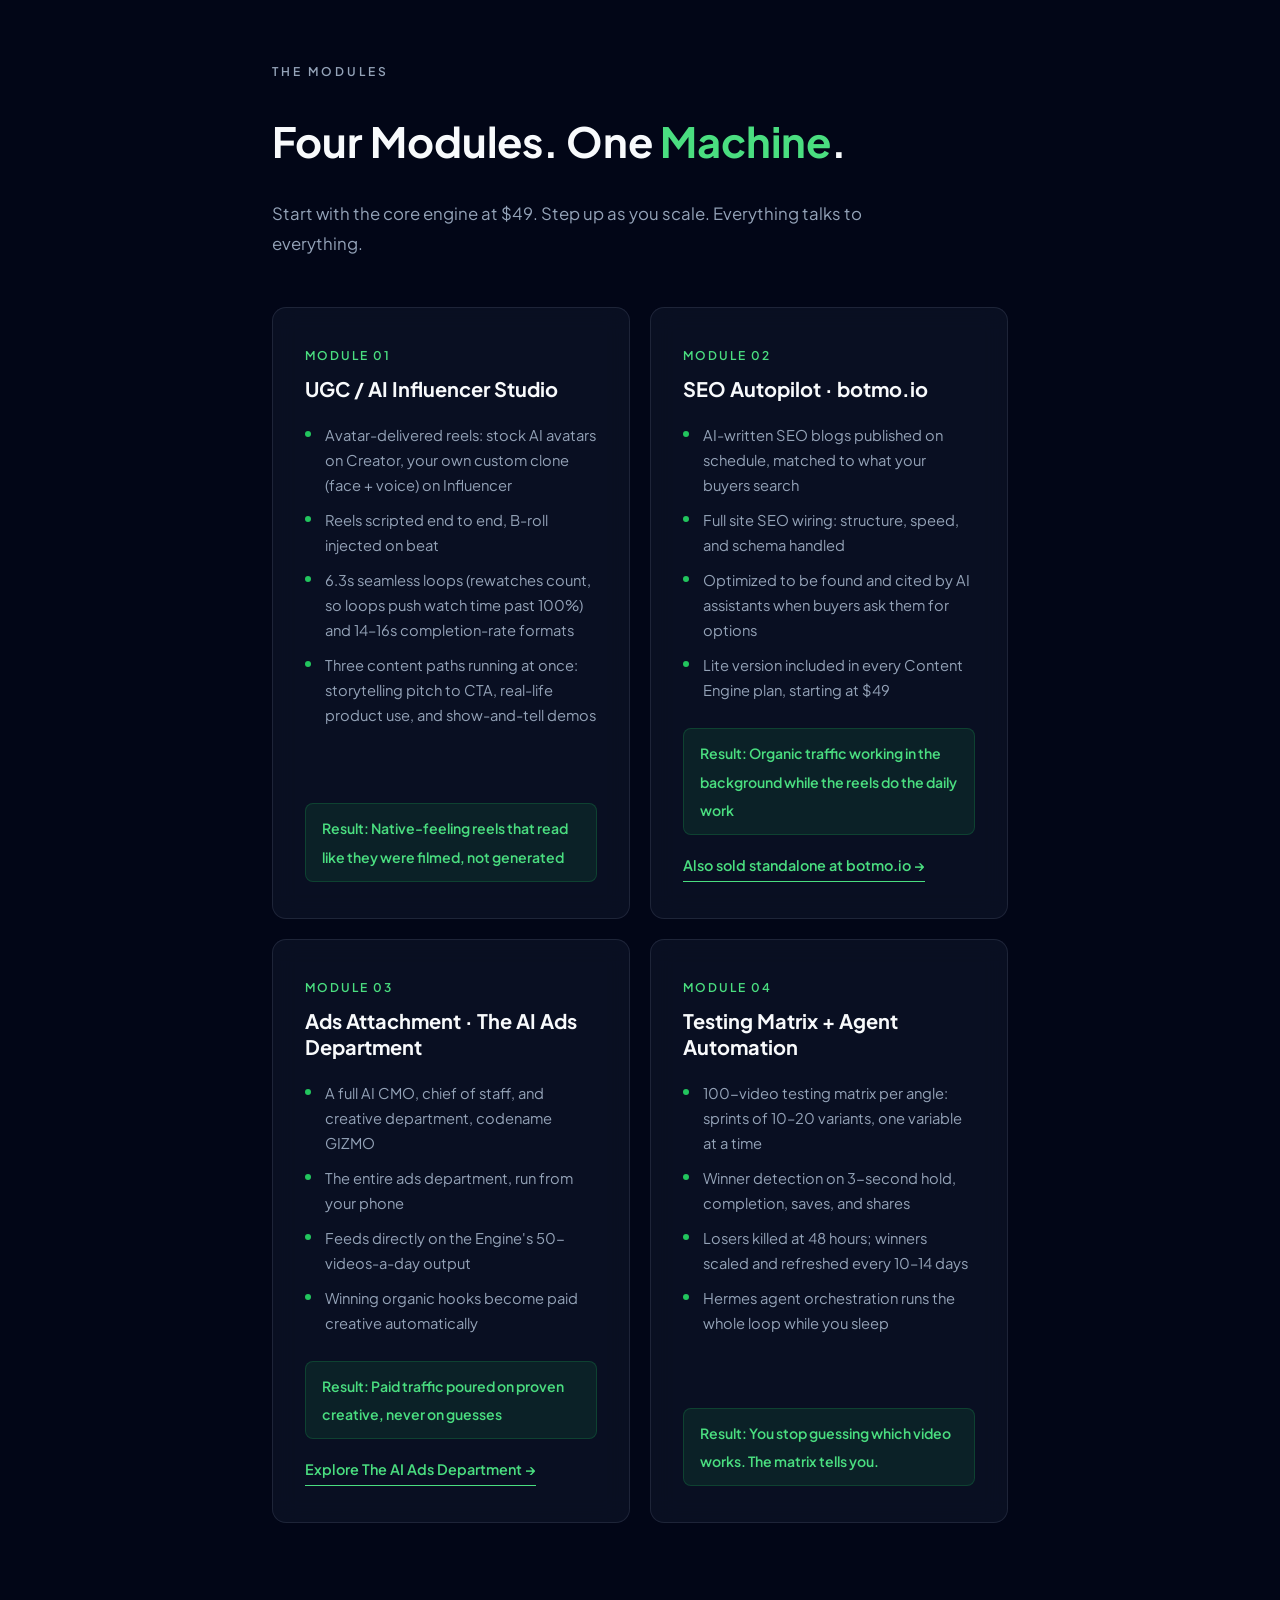
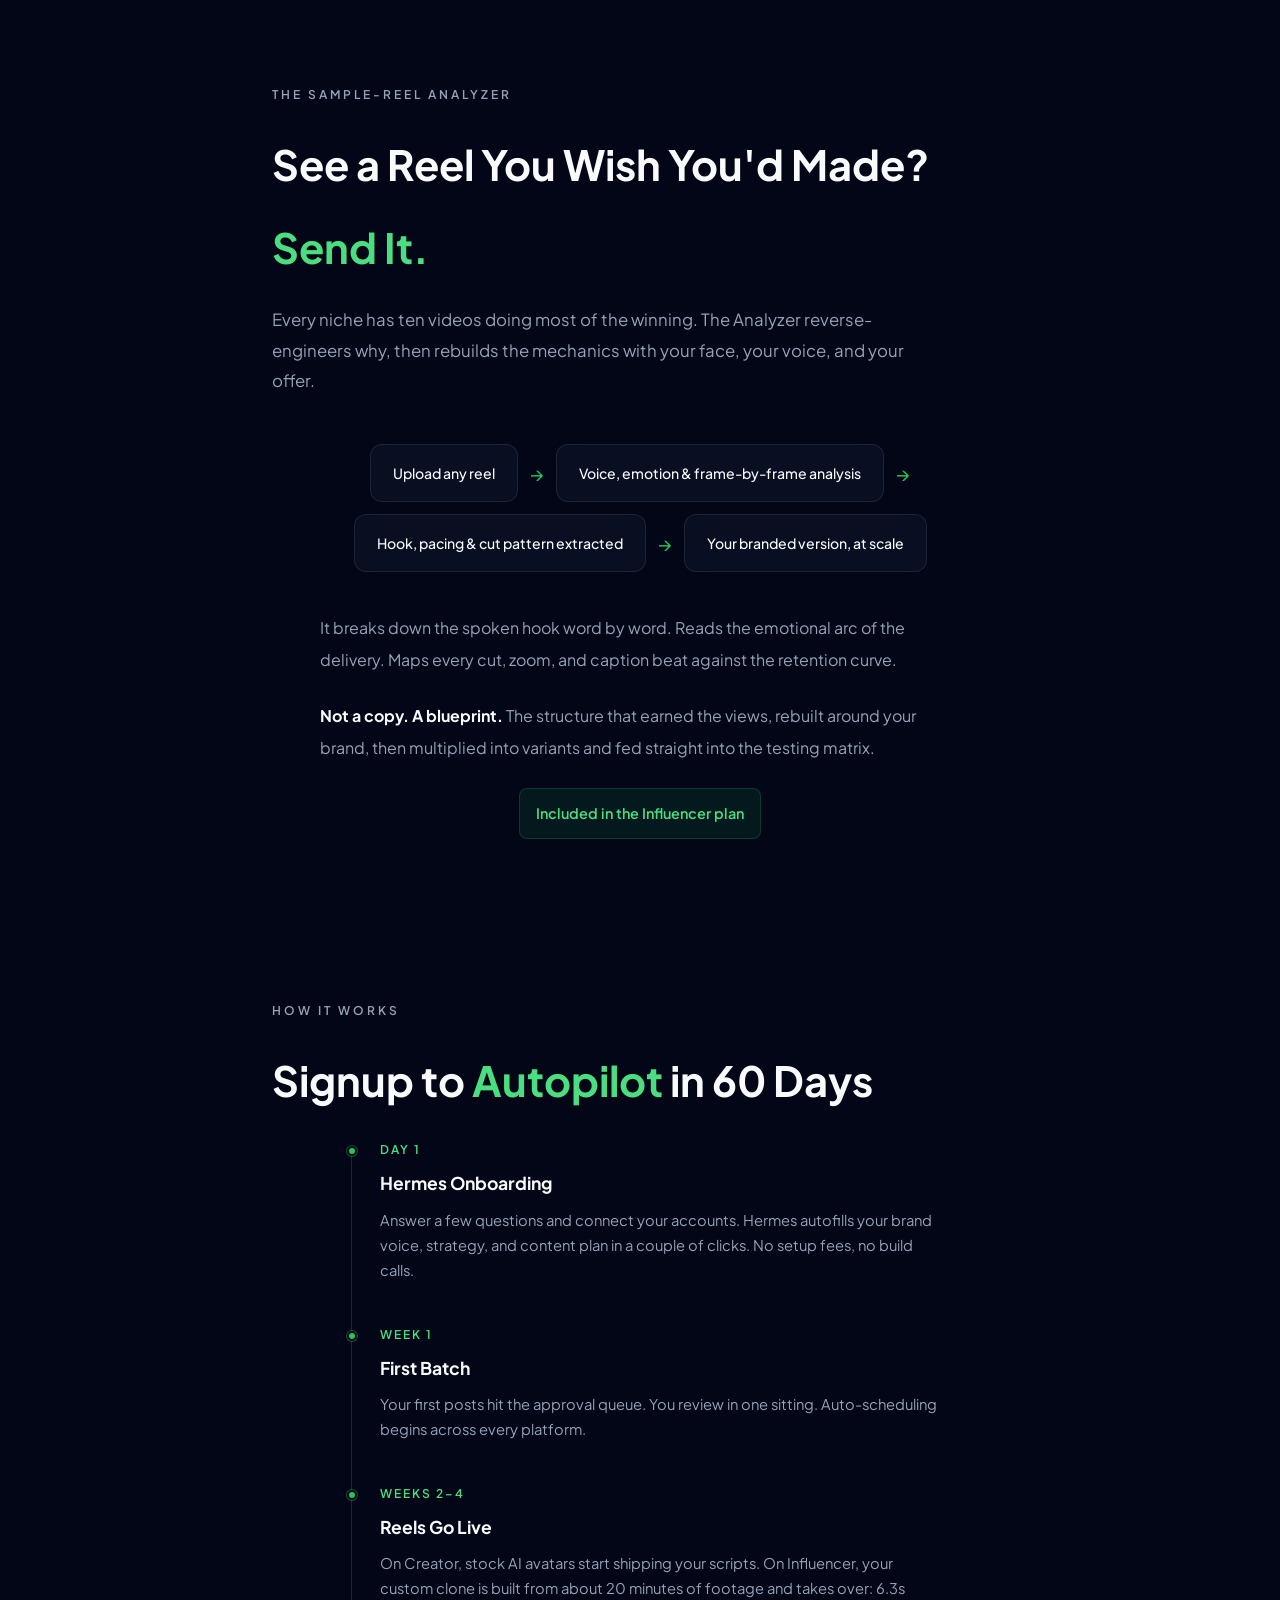
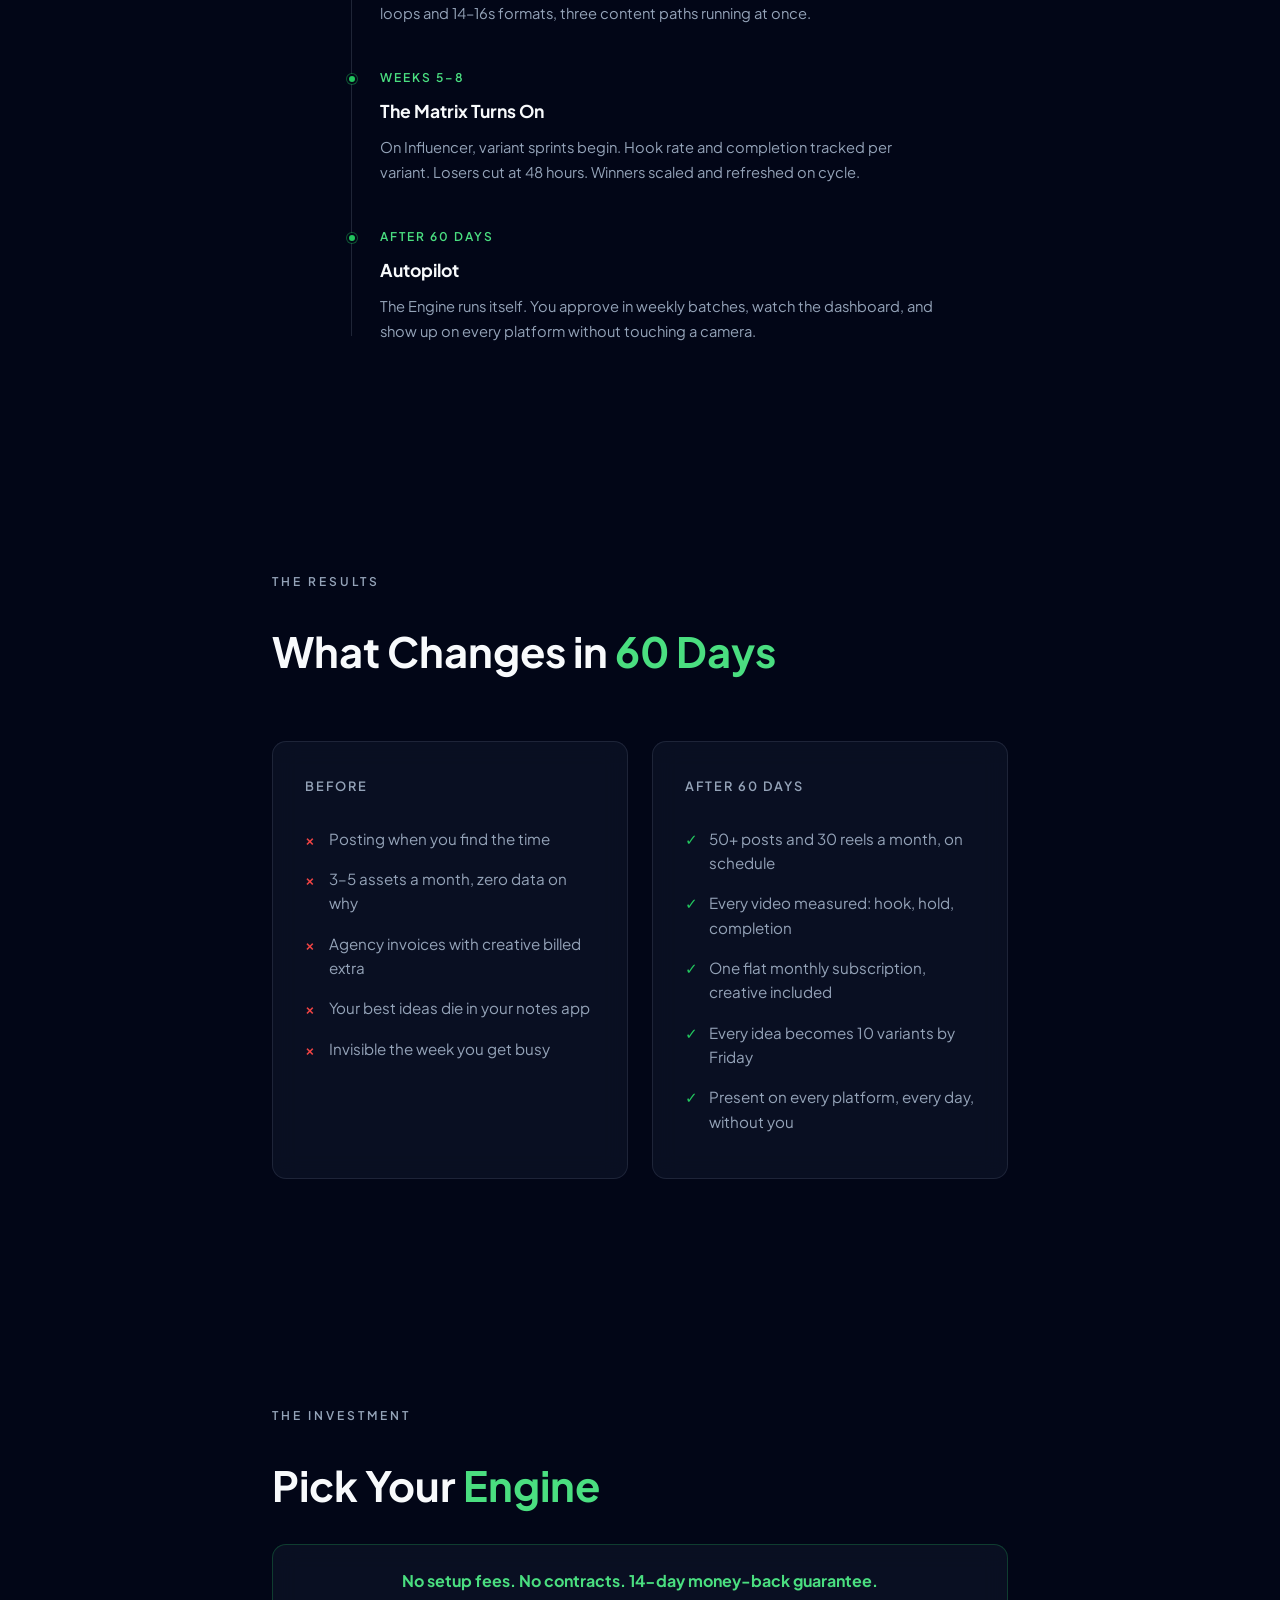
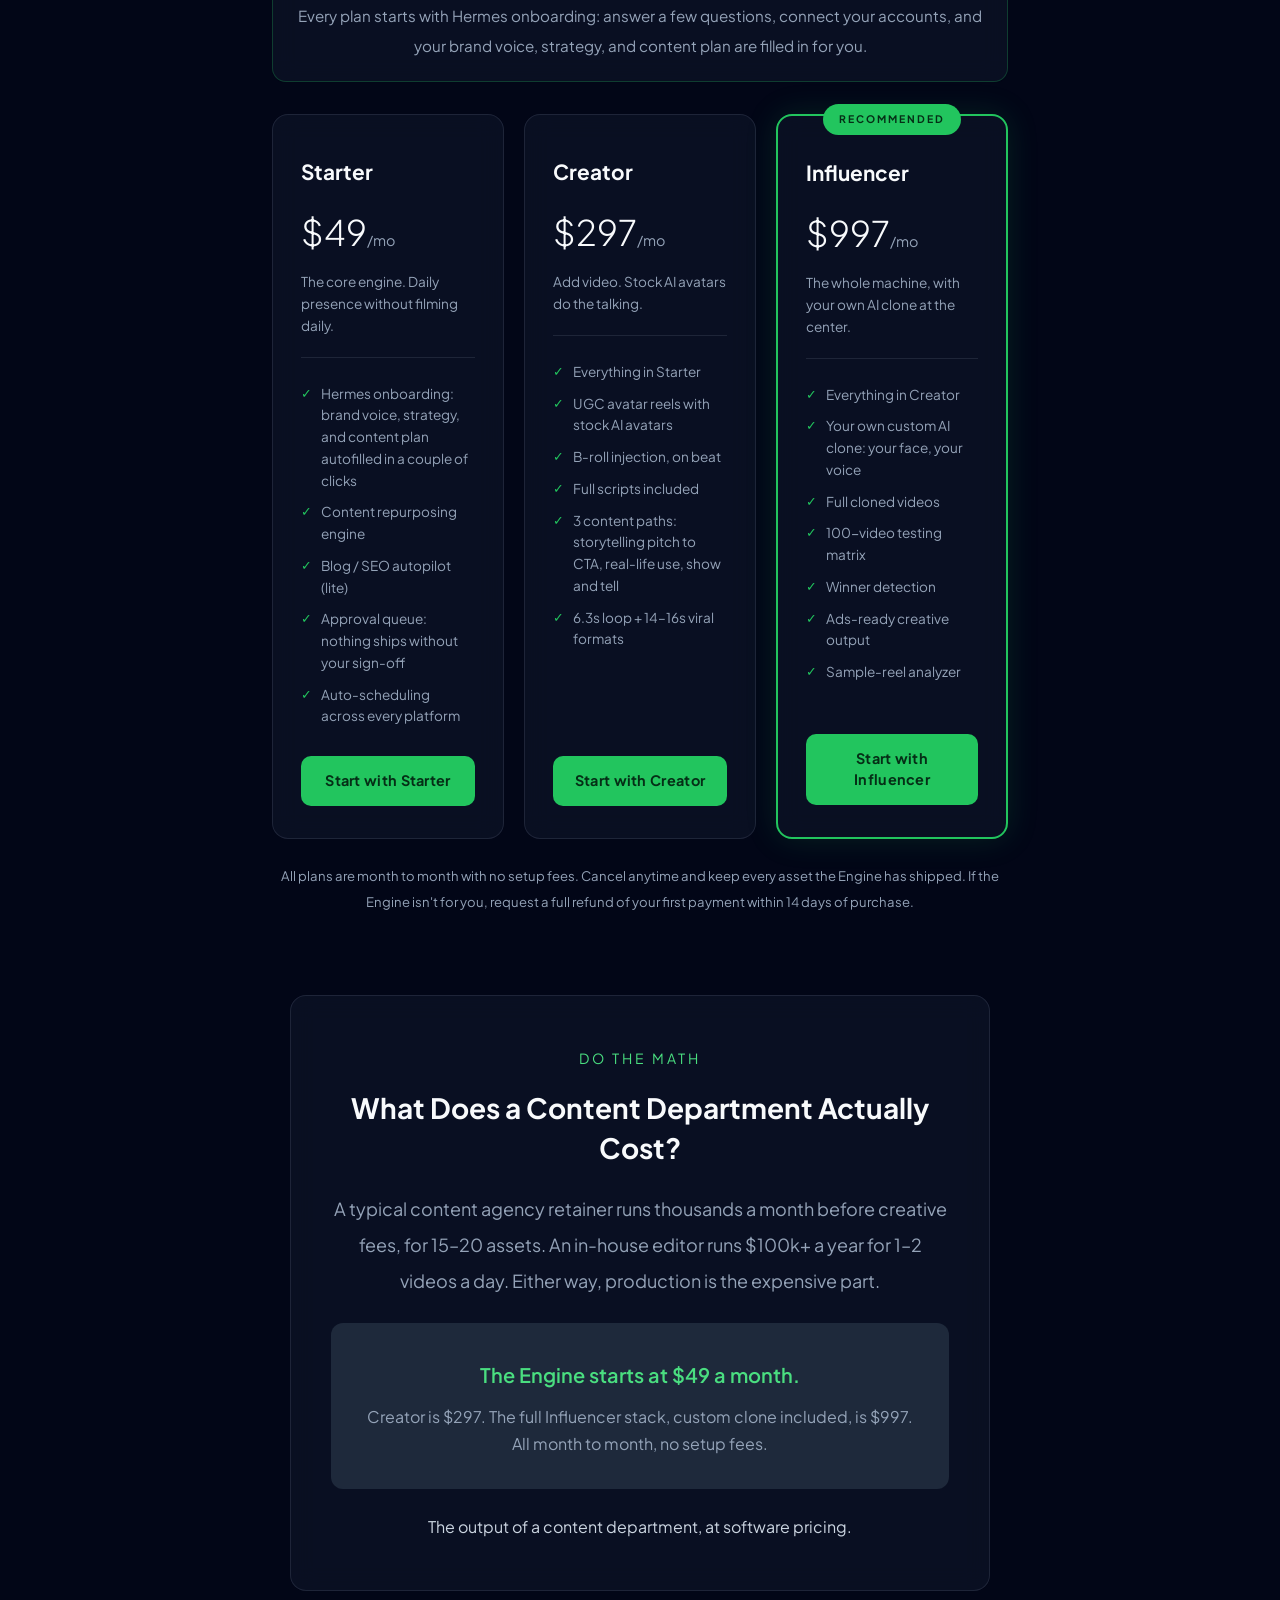
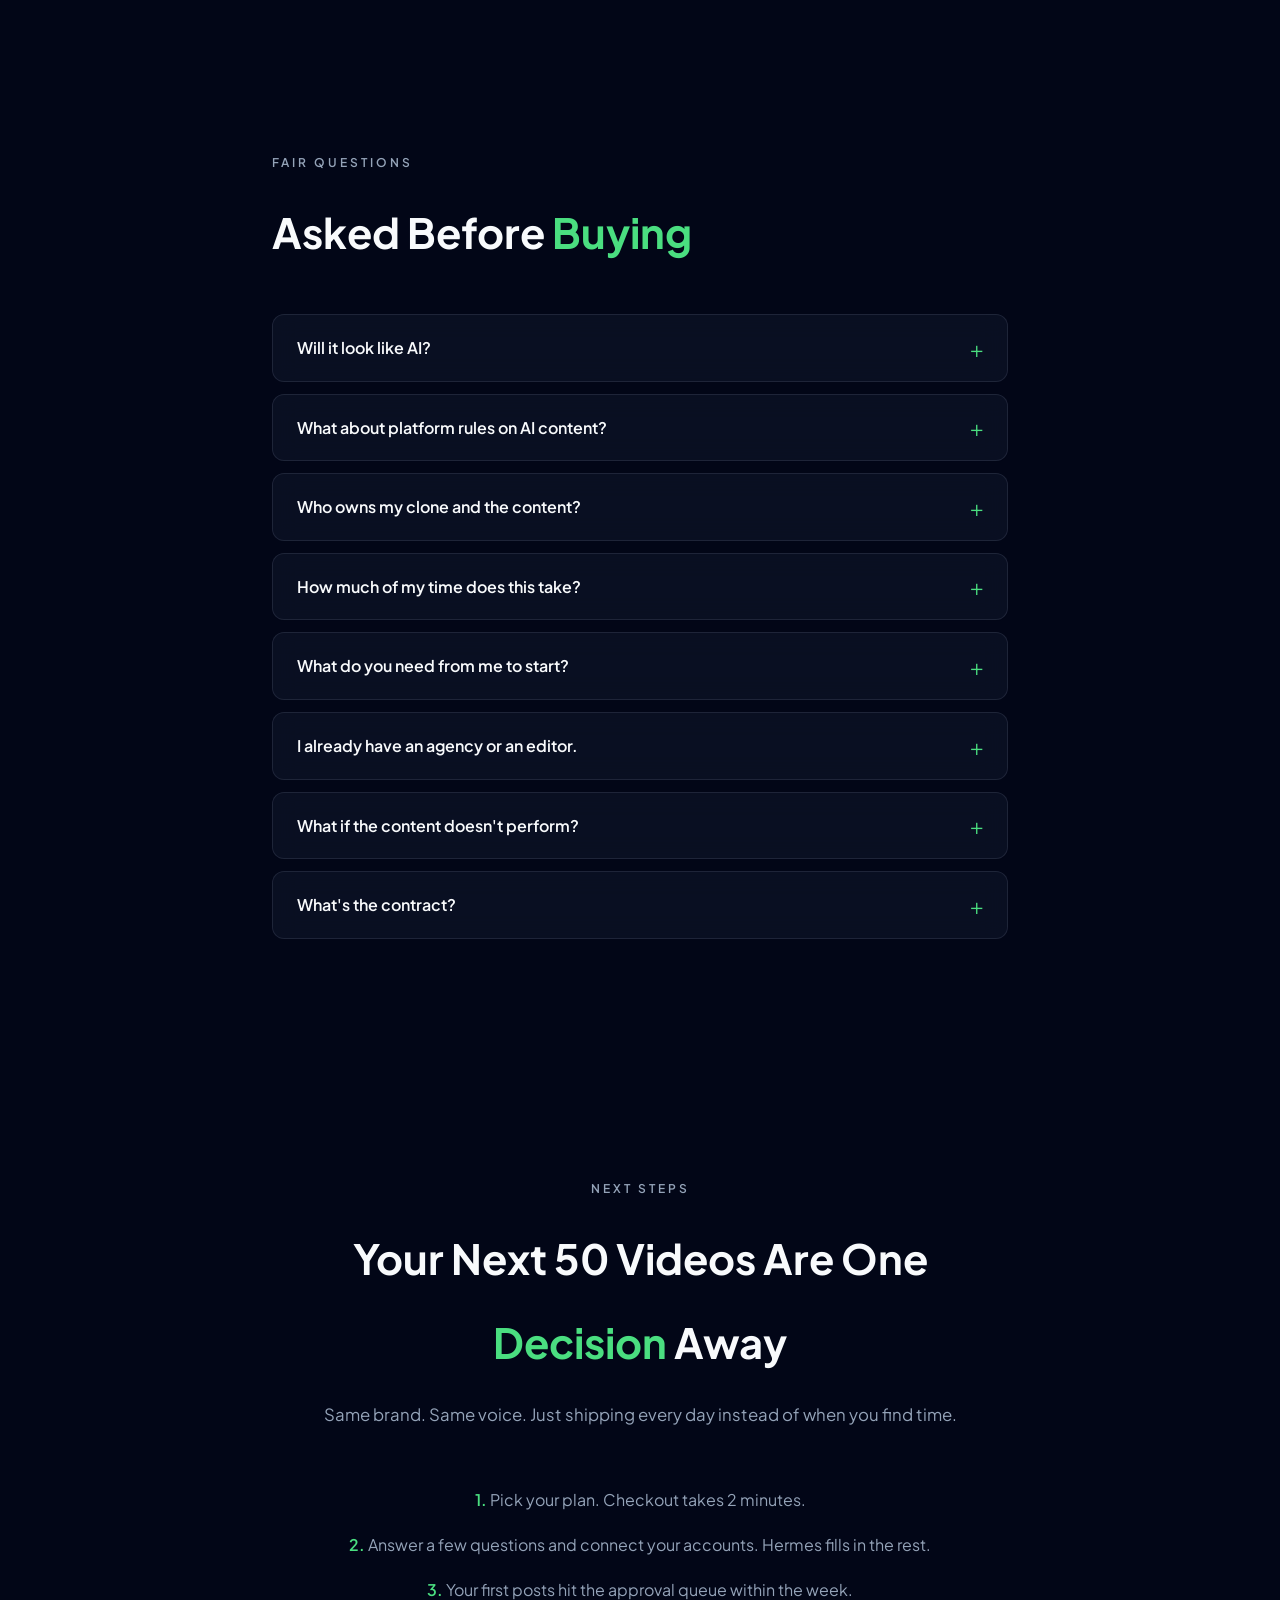
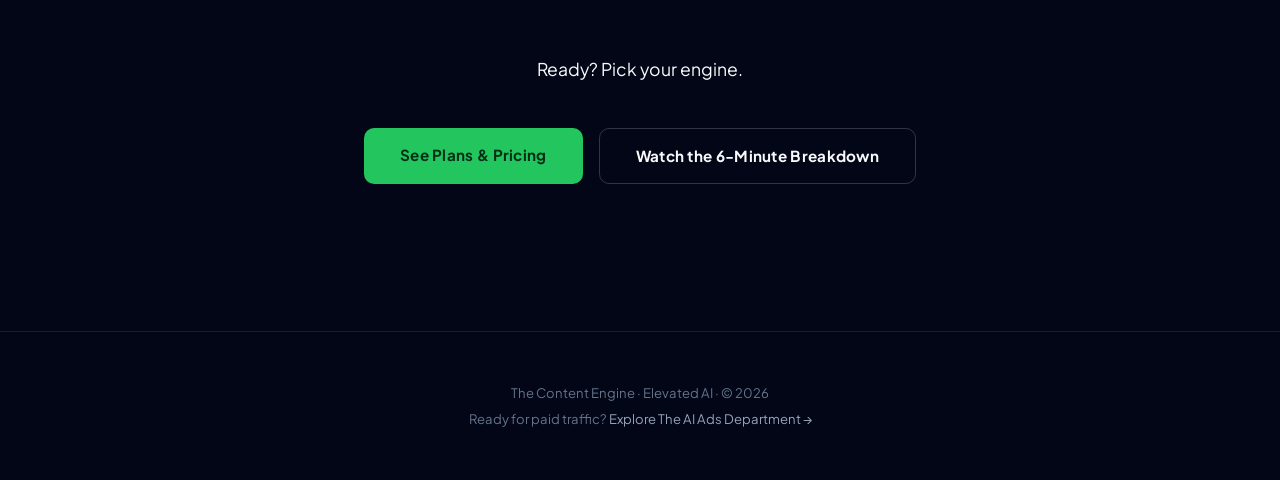
<file: content-engine/index.html>
<!DOCTYPE html>
<html lang="en">
<head>
<meta charset="UTF-8">
<meta name="viewport" content="width=device-width, initial-scale=1.0">
<meta name="description" content="The Content Engine by Elevated AI. An AI content department that ships up to 50 videos a day. Answer a few questions, connect your accounts, and Hermes builds your brand voice, strategy, and content plan. Plans start at $49/mo.">
<title>The Content Engine | An AI Content Department That Ships 50 Videos a Day</title>
<link rel="preconnect" href="https://fonts.googleapis.com">
<link rel="preconnect" href="https://fonts.gstatic.com" crossorigin>
<link href="https://fonts.googleapis.com/css2?family=Plus+Jakarta+Sans:wght@300;400;500;600;700;800&display=swap" rel="stylesheet">
<style>
*, *::before, *::after { margin: 0; padding: 0; box-sizing: border-box; }

html { scroll-behavior: smooth; scroll-padding-top: 90px; }

body {
  font-family: 'Plus Jakarta Sans', system-ui, -apple-system, 'Segoe UI', sans-serif;
  background: #020617;
  color: #f8fafc;
  font-size: 19px;
  line-height: 2.0;
  -webkit-font-smoothing: antialiased;
}

h1, h2, h3, h4 { line-height: 1.3; }

.container {
  max-width: 800px;
  margin: 0 auto;
  padding: 0 32px;
}

.accent { color: #4ADE80; }

/* Fade-in animation */
.fade-in {
  opacity: 0;
  transform: translateY(24px);
  transition: opacity 0.8s ease, transform 0.8s ease;
}
.fade-in.visible {
  opacity: 1;
  transform: translateY(0);
}
.fade-in.d1 { transition-delay: 0.1s; }
.fade-in.d2 { transition-delay: 0.2s; }
.fade-in.d3 { transition-delay: 0.3s; }
.fade-in.d4 { transition-delay: 0.4s; }

/* NAV */
.site-nav {
  position: fixed;
  top: 0; left: 0; right: 0;
  z-index: 100;
  background: rgba(2, 6, 23, 0.8);
  backdrop-filter: blur(12px);
  -webkit-backdrop-filter: blur(12px);
  border-bottom: 1px solid rgba(148, 163, 184, 0.15);
}
.nav-inner {
  max-width: 1000px;
  margin: 0 auto;
  padding: 14px 32px;
  display: flex;
  align-items: center;
  justify-content: space-between;
  gap: 16px;
}
.nav-brand {
  display: flex;
  align-items: center;
  gap: 10px;
  text-decoration: none;
}
.nav-brand svg { display: block; }
.nav-wordmark {
  font-size: 1rem;
  font-weight: 700;
  letter-spacing: 0.5px;
  color: #f8fafc;
  line-height: 1;
}
.nav-links {
  display: flex;
  align-items: center;
  gap: 20px;
}
.nav-links a {
  font-size: 0.88rem;
  font-weight: 600;
  color: #94a3b8;
  text-decoration: none;
  transition: color 0.3s;
  line-height: 1.4;
}
.nav-links a:hover { color: #f8fafc; }
.nav-links .nav-cta {
  background: #22C55E;
  color: #052e16;
  padding: 9px 20px;
  border-radius: 8px;
  transition: background 0.3s, transform 0.3s;
}
.nav-links .nav-cta:hover {
  background: #4ADE80;
  color: #052e16;
  transform: translateY(-1px);
}

/* BUTTONS */
.btn {
  display: inline-block;
  background: #22C55E;
  color: #052e16;
  font-size: 0.95rem;
  font-weight: 700;
  letter-spacing: 0.3px;
  padding: 16px 36px;
  border-radius: 10px;
  text-decoration: none;
  line-height: 1.5;
  transition: transform 0.3s, background 0.3s, border-color 0.3s, box-shadow 0.3s;
}
.btn:hover {
  transform: translateY(-2px);
  background: #4ADE80;
  box-shadow: 0 0 24px rgba(34, 197, 94, 0.25);
}
.btn-ghost {
  background: transparent;
  color: #f8fafc;
  border: 1px solid rgba(148, 163, 184, 0.3);
}
.btn-ghost:hover {
  background: rgba(15, 23, 42, 0.6);
  border-color: rgba(34, 197, 94, 0.5);
  box-shadow: none;
}
.btn-block {
  display: block;
  width: 100%;
  text-align: center;
  padding: 14px 20px;
  font-size: 0.9rem;
  margin-top: 24px;
}
.hero-cta {
  display: flex;
  gap: 16px;
  justify-content: center;
  flex-wrap: wrap;
  margin-top: 40px;
}

/* HERO */
.hero {
  min-height: 100vh;
  display: flex;
  align-items: center;
  justify-content: center;
  text-align: center;
  padding: 120px 32px 80px;
  background: radial-gradient(ellipse at 50% 0%, rgba(34, 197, 94, 0.08), transparent 60%);
}
.hero .brand-label {
  font-size: 12px;
  font-weight: 600;
  letter-spacing: 3px;
  text-transform: uppercase;
  color: #94a3b8;
  margin-bottom: 20px;
}
.hero h1 {
  font-size: clamp(2.4rem, 5vw, 3.4rem);
  font-weight: 800;
  letter-spacing: -0.5px;
  margin-bottom: 20px;
  color: #f8fafc;
}
.hero .subtitle {
  font-size: clamp(1.1rem, 2.5vw, 1.4rem);
  font-weight: 400;
  color: #cbd5e1;
  margin-bottom: 12px;
}
.hero .sub-desc {
  font-size: 1rem;
  color: #94a3b8;
  max-width: 520px;
  margin: 0 auto;
}

/* HERMES FEATURE BLOCK */
.hermes-block {
  margin: 56px auto 0;
  max-width: 640px;
  background: rgba(15, 23, 42, 0.6);
  border: 1px solid rgba(148, 163, 184, 0.15);
  backdrop-filter: blur(12px);
  -webkit-backdrop-filter: blur(12px);
  border-radius: 16px;
  padding: 36px 32px;
  text-align: left;
  transition: transform 0.3s, border-color 0.3s, box-shadow 0.3s;
}
.hermes-block:hover {
  transform: translateY(-3px);
  border-color: rgba(34, 197, 94, 0.4);
  box-shadow: 0 0 24px rgba(34, 197, 94, 0.12);
}
.hermes-label {
  font-size: 0.72rem;
  font-weight: 700;
  letter-spacing: 2px;
  text-transform: uppercase;
  color: #4ADE80;
  margin-bottom: 10px;
}
.hermes-block h2 {
  font-size: 1.25rem;
  font-weight: 700;
  color: #f8fafc;
  margin-bottom: 12px;
}
.hermes-block p {
  font-size: 0.95rem;
  color: #94a3b8;
  line-height: 1.8;
}
.hermes-block p strong { color: #f8fafc; }

/* SECTIONS */
section {
  min-height: 100vh;
  display: flex;
  align-items: center;
  padding: 80px 32px;
}
section .container {
  width: 100%;
}

.section-label {
  font-size: 12px;
  font-weight: 600;
  letter-spacing: 3px;
  text-transform: uppercase;
  color: #94a3b8;
  margin-bottom: 16px;
}
.section-title {
  font-size: clamp(2rem, 4vw, 2.6rem);
  font-weight: 700;
  margin-bottom: 16px;
  color: #f8fafc;
}
.section-subtitle {
  font-size: 1.05rem;
  color: #94a3b8;
  max-width: 640px;
  margin-bottom: 48px;
  line-height: 1.8;
}

/* STAT BLOCK */
.stat-row {
  display: grid;
  grid-template-columns: repeat(3, 1fr);
  gap: 24px;
  margin-bottom: 56px;
}
.stat-item {
  text-align: center;
  padding: 32px 16px;
  background: rgba(15, 23, 42, 0.6);
  border: 1px solid rgba(148, 163, 184, 0.15);
  backdrop-filter: blur(12px);
  -webkit-backdrop-filter: blur(12px);
  border-radius: 14px;
  transition: border-color 0.3s, transform 0.3s, box-shadow 0.3s;
}
.stat-item:hover {
  border-color: rgba(34, 197, 94, 0.4);
  transform: translateY(-3px);
  box-shadow: 0 0 24px rgba(34, 197, 94, 0.12);
}
.stat-number {
  font-size: 2.4rem;
  font-weight: 300;
  color: #4ADE80;
  margin-bottom: 4px;
}
.stat-label {
  font-size: 0.85rem;
  color: #94a3b8;
  font-weight: 500;
}

/* COPY BLOCKS */
.copy-block {
  max-width: 640px;
  margin: 0 auto;
}
.copy-block p {
  color: #94a3b8;
  margin-bottom: 24px;
  font-size: 1rem;
}
.copy-block p strong { color: #f8fafc; }

/* CARDS GRID */
.cards-grid {
  display: grid;
  grid-template-columns: repeat(2, 1fr);
  gap: 20px;
  margin-top: 40px;
  margin-bottom: 48px;
}
.card {
  background: rgba(15, 23, 42, 0.6);
  border: 1px solid rgba(148, 163, 184, 0.15);
  backdrop-filter: blur(12px);
  -webkit-backdrop-filter: blur(12px);
  border-radius: 14px;
  padding: 32px 28px;
  transition: transform 0.3s, border-color 0.3s, box-shadow 0.3s;
}
.card:hover {
  transform: translateY(-3px);
  border-color: rgba(34, 197, 94, 0.4);
  box-shadow: 0 0 24px rgba(34, 197, 94, 0.12);
}
.card h3 {
  font-size: 1.05rem;
  font-weight: 700;
  margin-bottom: 10px;
  color: #f8fafc;
}
.card p {
  color: #94a3b8;
  font-size: 0.92rem;
  line-height: 1.7;
}

/* PULL QUOTE */
.pull-quote {
  padding: 20px 0;
  margin: 0 auto;
  max-width: 600px;
  font-size: 1.2rem;
  font-weight: 400;
  color: #f8fafc;
  text-align: center;
  line-height: 1.8;
}
.pull-quote .highlight {
  background: rgba(34, 197, 94, 0.15);
  color: #f8fafc;
  padding: 2px 6px;
  border-radius: 4px;
}

/* FLOW */
.journey-flow {
  display: flex;
  align-items: center;
  justify-content: center;
  gap: 12px;
  flex-wrap: wrap;
  margin: 40px 0;
}
.journey-step {
  background: rgba(15, 23, 42, 0.6);
  border: 1px solid rgba(148, 163, 184, 0.15);
  backdrop-filter: blur(12px);
  -webkit-backdrop-filter: blur(12px);
  border-radius: 12px;
  padding: 14px 22px;
  font-size: 0.88rem;
  font-weight: 500;
  text-align: center;
  color: #f8fafc;
}
.journey-arrow {
  color: #22C55E;
  font-size: 1.2rem;
}
.big-stat {
  text-align: center;
  margin: 48px 0;
}
.big-stat-number {
  font-size: 4.5rem;
  font-weight: 300;
  color: #4ADE80;
  line-height: 1;
}
.big-stat-label {
  font-size: 1rem;
  color: #94a3b8;
  margin-top: 12px;
  max-width: 380px;
  margin-left: auto;
  margin-right: auto;
}

/* MODULE CARDS */
.module-grid {
  display: grid;
  grid-template-columns: repeat(2, 1fr);
  gap: 20px;
  margin-top: 40px;
}
.module-card {
  background: rgba(15, 23, 42, 0.6);
  border: 1px solid rgba(148, 163, 184, 0.15);
  backdrop-filter: blur(12px);
  -webkit-backdrop-filter: blur(12px);
  border-radius: 14px;
  padding: 36px 32px;
  transition: transform 0.3s, border-color 0.3s, box-shadow 0.3s;
  display: flex;
  flex-direction: column;
}
.module-card:hover {
  transform: translateY(-3px);
  border-color: rgba(34, 197, 94, 0.4);
  box-shadow: 0 0 24px rgba(34, 197, 94, 0.12);
}
.module-num {
  font-size: 0.75rem;
  font-weight: 600;
  letter-spacing: 2px;
  text-transform: uppercase;
  color: #4ADE80;
  margin-bottom: 8px;
}
.module-card h3 {
  font-size: 1.25rem;
  font-weight: 700;
  margin-bottom: 16px;
  color: #f8fafc;
}
.module-card ul {
  list-style: none;
  margin-bottom: 20px;
}
.module-card li {
  color: #94a3b8;
  font-size: 0.92rem;
  padding: 5px 0 5px 20px;
  position: relative;
  line-height: 1.7;
}
.module-card li::before {
  content: '';
  position: absolute;
  left: 0; top: 13px;
  width: 6px; height: 6px;
  border-radius: 50%;
  background: #22C55E;
}
.module-result {
  font-size: 0.88rem;
  font-weight: 600;
  color: #4ADE80;
  padding: 10px 16px;
  background: rgba(34, 197, 94, 0.1);
  border: 1px solid rgba(34, 197, 94, 0.2);
  border-radius: 8px;
  display: inline-block;
  margin-top: auto;
}
.module-link {
  display: inline-block;
  margin-top: 16px;
  font-size: 0.9rem;
  font-weight: 600;
  color: #4ADE80;
  text-decoration: none;
  border-bottom: 1px solid #4ADE80;
  padding-bottom: 1px;
  transition: opacity 0.3s;
  align-self: flex-start;
}
.module-link:hover { opacity: 0.7; }

/* SOLUTION / FEATURE BLOCKS */
.solution-block {
  background: rgba(15, 23, 42, 0.6);
  border: 1px solid rgba(148, 163, 184, 0.15);
  backdrop-filter: blur(12px);
  -webkit-backdrop-filter: blur(12px);
  border-radius: 14px;
  padding: 40px 36px;
  margin-bottom: 24px;
  transition: border-color 0.3s, transform 0.3s, box-shadow 0.3s;
}
.solution-block:hover {
  border-color: rgba(34, 197, 94, 0.4);
  transform: translateY(-3px);
  box-shadow: 0 0 24px rgba(34, 197, 94, 0.12);
}
.solution-part-label {
  font-size: 0.75rem;
  font-weight: 600;
  letter-spacing: 2px;
  text-transform: uppercase;
  color: #4ADE80;
  margin-bottom: 8px;
}
.solution-block h3 {
  font-size: 1.25rem;
  font-weight: 700;
  margin-bottom: 20px;
  color: #f8fafc;
}
.solution-block ul {
  list-style: none;
  margin-bottom: 20px;
}
.solution-block li {
  color: #94a3b8;
  font-size: 0.95rem;
  padding: 5px 0 5px 20px;
  position: relative;
  line-height: 1.7;
}
.solution-block li::before {
  content: '';
  position: absolute;
  left: 0; top: 14px;
  width: 6px; height: 6px;
  border-radius: 50%;
  background: #22C55E;
}
.solution-result {
  font-size: 0.9rem;
  font-weight: 600;
  color: #4ADE80;
  padding: 10px 16px;
  background: rgba(34, 197, 94, 0.1);
  border: 1px solid rgba(34, 197, 94, 0.2);
  border-radius: 8px;
  display: inline-block;
}

/* TIMELINE */
.timeline {
  max-width: 600px;
  margin: 0 auto;
  position: relative;
  padding-left: 40px;
}
.timeline::before {
  content: '';
  position: absolute;
  left: 11px; top: 8px; bottom: 8px;
  width: 1px;
  background: rgba(148, 163, 184, 0.2);
}
.timeline-item {
  margin-bottom: 40px;
  position: relative;
}
.timeline-item:last-child { margin-bottom: 0; }
.timeline-dot {
  position: absolute;
  left: -33px; top: 8px;
  width: 10px; height: 10px;
  border-radius: 50%;
  background: #22C55E;
  border: 2px solid #020617;
  box-shadow: 0 0 0 1px rgba(34, 197, 94, 0.4);
}
.timeline-label {
  font-size: 0.75rem;
  font-weight: 600;
  letter-spacing: 2px;
  text-transform: uppercase;
  color: #4ADE80;
  margin-bottom: 4px;
}
.timeline-title {
  font-size: 1.1rem;
  font-weight: 700;
  margin-bottom: 6px;
  color: #f8fafc;
}
.timeline-desc {
  color: #94a3b8;
  font-size: 0.92rem;
  line-height: 1.7;
}

/* BEFORE / AFTER */
.ba-grid {
  display: grid;
  grid-template-columns: 1fr 1fr;
  gap: 24px;
  margin-top: 48px;
}
.ba-col {
  padding: 36px 32px;
  background: rgba(15, 23, 42, 0.6);
  border: 1px solid rgba(148, 163, 184, 0.15);
  backdrop-filter: blur(12px);
  -webkit-backdrop-filter: blur(12px);
  border-radius: 14px;
}
.ba-col h3 {
  font-size: 0.8rem;
  font-weight: 600;
  letter-spacing: 2px;
  text-transform: uppercase;
  margin-bottom: 24px;
  color: #94a3b8;
}
.ba-col ul { list-style: none; }
.ba-col li {
  color: #94a3b8;
  font-size: 0.95rem;
  padding: 8px 0 8px 24px;
  position: relative;
  line-height: 1.6;
}
.ba-before li::before {
  content: '\00d7';
  position: absolute;
  left: 0;
  color: #EF4444;
  font-weight: 600;
}
.ba-after li::before {
  content: '\2713';
  position: absolute;
  left: 0;
  color: #22C55E;
  font-weight: 600;
}

/* PRICING */
.pricing-note {
  text-align: center;
  padding: 20px 24px;
  background: rgba(15, 23, 42, 0.6);
  border: 1px solid rgba(34, 197, 94, 0.25);
  backdrop-filter: blur(12px);
  -webkit-backdrop-filter: blur(12px);
  border-radius: 14px;
  margin-bottom: 32px;
  font-size: 0.95rem;
  color: #94a3b8;
}
.pricing-note strong {
  color: #4ADE80;
  display: block;
  margin-bottom: 4px;
  font-size: 1rem;
}
.pricing-grid {
  display: grid;
  grid-template-columns: repeat(3, 1fr);
  gap: 20px;
  margin-bottom: 24px;
}
.pricing-card {
  background: rgba(15, 23, 42, 0.6);
  border: 1px solid rgba(148, 163, 184, 0.15);
  backdrop-filter: blur(12px);
  -webkit-backdrop-filter: blur(12px);
  border-radius: 16px;
  padding: 36px 28px 32px;
  position: relative;
  transition: transform 0.3s, border-color 0.3s, box-shadow 0.3s;
  display: flex;
  flex-direction: column;
}
.pricing-card:hover {
  transform: translateY(-3px);
  border-color: rgba(34, 197, 94, 0.4);
  box-shadow: 0 0 24px rgba(34, 197, 94, 0.12);
}
.pricing-card.recommended {
  border: 2px solid #22C55E;
  box-shadow: 0 0 32px rgba(34, 197, 94, 0.15);
}
.pricing-badge {
  position: absolute;
  top: -12px; left: 50%;
  transform: translateX(-50%);
  background: #22C55E;
  color: #052e16;
  font-size: 0.65rem;
  font-weight: 700;
  letter-spacing: 2px;
  text-transform: uppercase;
  padding: 5px 16px;
  border-radius: 100px;
  white-space: nowrap;
}
.pricing-tier {
  font-size: 1.3rem;
  font-weight: 700;
  margin-bottom: 4px;
  color: #f8fafc;
}
.pricing-price {
  font-size: 2.2rem;
  font-weight: 300;
  margin-bottom: 4px;
  color: #f8fafc;
}
.pricing-price span {
  font-size: 0.9rem;
  font-weight: 400;
  color: #94a3b8;
}
.pricing-desc {
  font-size: 0.85rem;
  color: #94a3b8;
  line-height: 1.6;
}
.pricing-features {
  list-style: none;
  margin: 20px 0 0;
  padding-top: 20px;
  border-top: 1px solid rgba(148, 163, 184, 0.15);
  flex-grow: 1;
}
.pricing-features li {
  font-size: 0.85rem;
  color: #94a3b8;
  padding: 5px 0 5px 20px;
  position: relative;
  line-height: 1.6;
}
.pricing-features li::before {
  content: '\2713';
  position: absolute;
  left: 0;
  color: #22C55E;
  font-weight: 600;
  font-size: 0.8rem;
}
.pricing-fine {
  text-align: center;
  color: #94a3b8;
  font-size: 0.82rem;
}

/* ROI BOX */
.roi-box {
  margin-top: 80px;
  max-width: 700px;
  margin-left: auto;
  margin-right: auto;
  padding: 48px 40px;
  background: rgba(15, 23, 42, 0.6);
  border: 1px solid rgba(148, 163, 184, 0.15);
  backdrop-filter: blur(12px);
  -webkit-backdrop-filter: blur(12px);
  border-radius: 16px;
  text-align: center;
}
.roi-kicker {
  font-size: 14px;
  text-transform: uppercase;
  letter-spacing: 3px;
  color: #4ADE80;
  margin-bottom: 16px;
}
.roi-box h3 {
  font-size: 28px;
  font-weight: 700;
  margin-bottom: 24px;
  line-height: 1.4;
  color: #f8fafc;
}
.roi-box p {
  font-size: 18px;
  line-height: 2.0;
  color: #94a3b8;
  margin-bottom: 24px;
}
.roi-inset {
  padding: 32px;
  background: #1e293b;
  border-radius: 12px;
  margin-bottom: 24px;
}
.roi-inset .roi-big {
  font-size: 20px;
  font-weight: 600;
  color: #4ADE80;
  margin-bottom: 8px;
}
.roi-inset .roi-small {
  font-size: 16px;
  color: #94a3b8;
  margin-bottom: 0;
  line-height: 1.7;
}
.roi-close {
  font-size: 16px !important;
  color: #cbd5e1 !important;
  line-height: 1.8 !important;
  margin-bottom: 0 !important;
}

/* FAQ */
.faq-list {
  margin-top: 40px;
}
.faq-item {
  background: rgba(15, 23, 42, 0.6);
  border: 1px solid rgba(148, 163, 184, 0.15);
  backdrop-filter: blur(12px);
  -webkit-backdrop-filter: blur(12px);
  border-radius: 12px;
  margin-bottom: 12px;
  transition: border-color 0.3s;
}
.faq-item:hover { border-color: rgba(34, 197, 94, 0.4); }
.faq-item summary {
  padding: 20px 24px;
  cursor: pointer;
  font-size: 1rem;
  font-weight: 600;
  color: #f8fafc;
  line-height: 1.6;
  list-style: none;
  display: flex;
  justify-content: space-between;
  align-items: center;
  gap: 16px;
}
.faq-item summary::-webkit-details-marker { display: none; }
.faq-item summary::after {
  content: '+';
  font-size: 1.4rem;
  font-weight: 300;
  color: #4ADE80;
  flex-shrink: 0;
  line-height: 1;
}
.faq-item[open] summary::after { content: '\2212'; }
.faq-a {
  padding: 0 24px 24px;
  color: #94a3b8;
  font-size: 0.95rem;
  line-height: 1.8;
}
.faq-a p { margin-bottom: 12px; }
.faq-a p:last-child { margin-bottom: 0; }

/* NEXT STEPS */
.next-steps {
  text-align: center;
}
.next-steps .steps-list {
  list-style: none;
  margin: 40px 0;
}
.next-steps .steps-list li {
  font-size: 1rem;
  color: #94a3b8;
  padding: 8px 0;
  line-height: 1.8;
}
.next-steps .steps-list li span {
  color: #4ADE80;
  font-weight: 600;
}
.next-steps .ready {
  font-size: 1.1rem;
  color: #f8fafc;
  margin-top: 32px;
  margin-bottom: 32px;
  font-weight: 400;
}

/* FOOTER */
footer {
  text-align: center;
  padding: 48px 32px;
  border-top: 1px solid rgba(148, 163, 184, 0.15);
  color: #64748b;
  font-size: 0.82rem;
}
footer a {
  color: #94a3b8;
  text-decoration: none;
}
footer a:hover { color: #4ADE80; }

/* RESPONSIVE */
@media (max-width: 768px) {
  section { padding: 60px 24px; min-height: auto; min-height: 100vh; }
  .nav-inner { padding: 12px 20px; }
  .nav-links a:not(.nav-cta) { display: none; }
  .stat-row { grid-template-columns: 1fr; gap: 16px; }
  .cards-grid { grid-template-columns: 1fr; }
  .module-grid { grid-template-columns: 1fr; }
  .ba-grid { grid-template-columns: 1fr; gap: 16px; }
  .pricing-grid { grid-template-columns: 1fr; max-width: 360px; margin-left: auto; margin-right: auto; }
  .journey-arrow { display: none; }
  .journey-flow { flex-direction: column; gap: 10px; }
  .journey-step { width: 100%; }
  .solution-block { padding: 28px 24px; }
  .module-card { padding: 28px 24px; }
  .roi-box { padding: 36px 24px; }
  .hermes-block { padding: 28px 24px; }
}

@media (max-width: 480px) {
  body { font-size: 17px; }
  .hero { padding: 100px 20px 60px; }
  .hero h1 { font-size: 2rem; }
  .pull-quote { font-size: 1.05rem; }
  .big-stat-number { font-size: 3.5rem; }
  .hero-cta .btn { width: 100%; }
}
</style>
</head>
<body>

<!-- NAV -->
<nav class="site-nav">
  <div class="nav-inner">
    <a class="nav-brand" href="#top" aria-label="Elevated AI home">
      <svg width="26" height="26" viewBox="0 0 24 24" fill="none" stroke="#22C55E" stroke-width="2" stroke-linecap="round" stroke-linejoin="round" aria-hidden="true">
        <path d="M12 2 2 7l10 5 10-5-10-5z"></path>
        <path d="M2 12l10 5 10-5"></path>
        <path d="M2 17l10 5 10-5"></path>
      </svg>
      <span class="nav-wordmark">Elevated AI</span>
    </a>
    <div class="nav-links">
      <a href="vsl.html">Watch the Breakdown</a>
      <a href="#pricing" class="nav-cta">Start at $49</a>
    </div>
  </div>
</nav>

<!-- HERO -->
<section class="hero" id="top">
  <div class="container">
    <div class="fade-in">
      <div class="brand-label">Elevated AI</div>
      <h1>The Content <span class="accent">Engine</span></h1>
    </div>
    <div class="fade-in d1">
      <p class="subtitle">An AI content department that ships up to 50 videos a day.</p>
    </div>
    <div class="fade-in d2">
      <p class="sub-desc">Self-serve software, not an agency retainer. Sign up in minutes, start at $49 a month, and cancel anytime. 50+ posts and 30 reels a month without picking up a camera.</p>
    </div>
    <div class="fade-in d3">
      <div class="hero-cta">
        <a href="#pricing" class="btn">See Plans &amp; Pricing</a>
        <a href="vsl.html" class="btn btn-ghost">Watch the 6-Minute Breakdown</a>
      </div>
    </div>
    <div class="hermes-block fade-in d4">
      <div class="hermes-label">Hermes Onboarding &middot; Included in Every Plan</div>
      <h2>Answer a few questions. Connect your accounts. Hermes fills in everything else.</h2>
      <p>Hermes reads your answers and your connected accounts, then autofills your <strong>entire brand voice, content strategy, and a ready-to-run content plan</strong>. No workshops, no onboarding calls, no blank pages. A couple of clicks and the Engine is producing in your voice.</p>
    </div>
  </div>
</section>

<!-- THE BOTTLENECK -->
<section>
  <div class="container">
    <div class="fade-in">
      <div class="section-label">The Bottleneck</div>
      <div class="section-title">Content Is the Highest-Leverage Thing You're Not Doing <span class="accent">Enough</span> Of</div>
    </div>

    <div class="stat-row fade-in d1">
      <div class="stat-item">
        <div class="stat-number">$100k+</div>
        <div class="stat-label">One in-house editor, fully loaded</div>
      </div>
      <div class="stat-item">
        <div class="stat-number">1&ndash;2</div>
        <div class="stat-label">Videos that editor ships per day</div>
      </div>
      <div class="stat-item">
        <div class="stat-number">100+</div>
        <div class="stat-label">Variants it takes to find a winner</div>
      </div>
    </div>

    <div class="copy-block fade-in d2">
      <p>You already know how this works. The brands winning your market aren't smarter than you. <strong>They post more than you.</strong> Every day. Every platform. Every format.</p>

      <p>And you've done the math on catching up. Film it yourself, and you burn out by week three. Hire an editor, and that's $100k+ fully loaded for 1&ndash;2 videos a day. Hire an agency, and the "$5k/mo" quote quietly becomes far more once creative production and tool fees hit the invoice.</p>

      <p><strong>The bottleneck was never ideas. It's production.</strong></p>

      <p>So we turned production into software. It starts at $49 a month, and anyone can switch it on.</p>
    </div>
  </div>
</section>

<!-- THE CHALLENGE -->
<section>
  <div class="container">
    <div class="fade-in">
      <div class="section-label">The Challenge</div>
      <div class="section-title">Why the Old Options Keep <span class="accent">Failing</span></div>
    </div>
    <div class="fade-in d1">
      <div class="section-subtitle">Every path to daily content has the same ending: you pay too much, ship too little, and quit before the compounding starts.</div>
    </div>

    <div class="cards-grid fade-in d2">
      <div class="card">
        <h3>The Agency Trap</h3>
        <p>"$5k/mo" almost never includes creative. Add production fees and tool pass-throughs, and the real bill lands far higher, for 15&ndash;20 assets a month.</p>
      </div>
      <div class="card">
        <h3>Founder Burnout</h3>
        <p>Script, film, edit, caption, post. Every day. Forever. You have a business to run. Something has to give, and it's always the content.</p>
      </div>
      <div class="card">
        <h3>The Volume Problem</h3>
        <p>Winners come from testing 100+ variants per angle. A human team ships 5 a month and calls it a strategy. You never find out what actually works.</p>
      </div>
      <div class="card">
        <h3>Inconsistency Kills Reach</h3>
        <p>Go quiet for two weeks and the algorithm forgets you exist. Consistency isn't a virtue anymore. It's the price of distribution.</p>
      </div>
    </div>

    <div class="pull-quote fade-in d3">
      <span class="highlight">"You don't have a content problem. You have a production problem. Production is now a machine's job."</span>
    </div>
  </div>
</section>

<!-- THE REALITY -->
<section>
  <div class="container">
    <div class="fade-in">
      <div class="section-label">The Reality</div>
      <div class="section-title">Distribution Is Decided in <span class="accent">1.5 Seconds</span></div>
    </div>

    <div class="journey-flow fade-in d1">
      <div class="journey-step">Viewer sees frame one</div>
      <div class="journey-arrow">&rarr;</div>
      <div class="journey-step">1.5 seconds to hook</div>
      <div class="journey-arrow">&rarr;</div>
      <div class="journey-step">60%+ must hold 3 seconds</div>
      <div class="journey-arrow">&rarr;</div>
      <div class="journey-step">~70% must finish</div>
    </div>

    <div class="big-stat fade-in d2">
      <div class="big-stat-number">100+</div>
      <div class="big-stat-label">variants per angle. That's what it takes to find hooks that clear those thresholds.</div>
    </div>

    <div class="copy-block fade-in d3">
      <p>Those are the numbers the platforms grade you on in 2026. Hook rate. Hold rate. Completion. Miss them and your video dies quietly, no matter how good the message was.</p>

      <p>No founder iterates at that speed. No editor does either. <strong>A machine does.</strong></p>
    </div>
  </div>
</section>

<!-- THE ENGINE -->
<section>
  <div class="container">
    <div class="fade-in">
      <div class="section-label">The Engine</div>
      <div class="section-title">One Input. <span class="accent">Fifty</span> Outputs.</div>
      <div class="section-subtitle">Feed it a podcast episode. A blog post. A voice memo. One idea on a walk. The Engine does the rest.</div>
    </div>

    <div class="journey-flow fade-in d1">
      <div class="journey-step">You feed it one input</div>
      <div class="journey-arrow">&rarr;</div>
      <div class="journey-step">Engine scripts, films, edits</div>
      <div class="journey-arrow">&rarr;</div>
      <div class="journey-step">50+ platform-ready posts</div>
      <div class="journey-arrow">&rarr;</div>
      <div class="journey-step">You tap approve</div>
      <div class="journey-arrow">&rarr;</div>
      <div class="journey-step">Auto-published everywhere</div>
    </div>

    <div class="copy-block fade-in d2">
      <p>The Engine writes the scripts. An AI avatar delivers them, a stock avatar on Creator, or your own custom clone on Influencer. B-roll drops in on beat. Captions burn in. Every video is cut to the format that wins on each platform: <strong>6.3-second seamless loops</strong> that push watch time past 100% on TikTok, and <strong>14&ndash;16 second reels</strong> built for the completion rates Instagram rewards.</p>

      <p>Then everything lands in your approval queue. One tap. Scheduled. Published. <strong>You went from one idea to fifty assets without touching a camera.</strong></p>
    </div>

    <div class="fade-in d3" style="text-align: center;">
      <div class="solution-result">Result: A month of daily content from an hour of your input</div>
    </div>
  </div>
</section>

<!-- THE MODULES -->
<section>
  <div class="container">
    <div class="fade-in">
      <div class="section-label">The Modules</div>
      <div class="section-title">Four Modules. One <span class="accent">Machine</span>.</div>
      <div class="section-subtitle">Start with the core engine at $49. Step up as you scale. Everything talks to everything.</div>
    </div>

    <div class="module-grid">
      <div class="module-card fade-in d1">
        <div class="module-num">Module 01</div>
        <h3>UGC / AI Influencer Studio</h3>
        <ul>
          <li>Avatar-delivered reels: stock AI avatars on Creator, your own custom clone (face + voice) on Influencer</li>
          <li>Reels scripted end to end, B-roll injected on beat</li>
          <li>6.3s seamless loops (rewatches count, so loops push watch time past 100%) and 14&ndash;16s completion-rate formats</li>
          <li>Three content paths running at once: storytelling pitch to CTA, real-life product use, and show-and-tell demos</li>
        </ul>
        <div class="module-result">Result: Native-feeling reels that read like they were filmed, not generated</div>
      </div>

      <div class="module-card fade-in d2">
        <div class="module-num">Module 02</div>
        <h3>SEO Autopilot &middot; botmo.io</h3>
        <ul>
          <li>AI-written SEO blogs published on schedule, matched to what your buyers search</li>
          <li>Full site SEO wiring: structure, speed, and schema handled</li>
          <li>Optimized to be found and cited by AI assistants when buyers ask them for options</li>
          <li>Lite version included in every Content Engine plan, starting at $49</li>
        </ul>
        <div class="module-result">Result: Organic traffic working in the background while the reels do the daily work</div>
        <a class="module-link" href="https://botmo.io">Also sold standalone at botmo.io &rarr;</a>
      </div>

      <div class="module-card fade-in d3">
        <div class="module-num">Module 03</div>
        <h3>Ads Attachment &middot; The AI Ads Department</h3>
        <ul>
          <li>A full AI CMO, chief of staff, and creative department, codename GIZMO</li>
          <li>The entire ads department, run from your phone</li>
          <li>Feeds directly on the Engine's 50-videos-a-day output</li>
          <li>Winning organic hooks become paid creative automatically</li>
        </ul>
        <div class="module-result">Result: Paid traffic poured on proven creative, never on guesses</div>
        <a class="module-link" href="../ads-system/index.html">Explore The AI Ads Department &rarr;</a>
      </div>

      <div class="module-card fade-in d4">
        <div class="module-num">Module 04</div>
        <h3>Testing Matrix + Agent Automation</h3>
        <ul>
          <li>100-video testing matrix per angle: sprints of 10&ndash;20 variants, one variable at a time</li>
          <li>Winner detection on 3-second hold, completion, saves, and shares</li>
          <li>Losers killed at 48 hours; winners scaled and refreshed every 10&ndash;14 days</li>
          <li>Hermes agent orchestration runs the whole loop while you sleep</li>
        </ul>
        <div class="module-result">Result: You stop guessing which video works. The matrix tells you.</div>
      </div>
    </div>
  </div>
</section>

<!-- SAMPLE-REEL ANALYZER -->
<section>
  <div class="container">
    <div class="fade-in">
      <div class="section-label">The Sample-Reel Analyzer</div>
      <div class="section-title">See a Reel You Wish You'd Made? <span class="accent">Send It.</span></div>
      <div class="section-subtitle">Every niche has ten videos doing most of the winning. The Analyzer reverse-engineers why, then rebuilds the mechanics with your face, your voice, and your offer.</div>
    </div>

    <div class="journey-flow fade-in d1">
      <div class="journey-step">Upload any reel</div>
      <div class="journey-arrow">&rarr;</div>
      <div class="journey-step">Voice, emotion &amp; frame-by-frame analysis</div>
      <div class="journey-arrow">&rarr;</div>
      <div class="journey-step">Hook, pacing &amp; cut pattern extracted</div>
      <div class="journey-arrow">&rarr;</div>
      <div class="journey-step">Your branded version, at scale</div>
    </div>

    <div class="copy-block fade-in d2">
      <p>It breaks down the spoken hook word by word. Reads the emotional arc of the delivery. Maps every cut, zoom, and caption beat against the retention curve.</p>

      <p><strong>Not a copy. A blueprint.</strong> The structure that earned the views, rebuilt around your brand, then multiplied into variants and fed straight into the testing matrix.</p>
    </div>

    <div class="fade-in d3" style="text-align: center;">
      <div class="solution-result">Included in the Influencer plan</div>
    </div>
  </div>
</section>

<!-- HOW IT WORKS -->
<section>
  <div class="container">
    <div class="fade-in">
      <div class="section-label">How It Works</div>
      <div class="section-title">Signup to <span class="accent">Autopilot</span> in 60 Days</div>
    </div>

    <div class="timeline fade-in d1">
      <div class="timeline-item">
        <div class="timeline-dot"></div>
        <div class="timeline-label">Day 1</div>
        <div class="timeline-title">Hermes Onboarding</div>
        <div class="timeline-desc">Answer a few questions and connect your accounts. Hermes autofills your brand voice, strategy, and content plan in a couple of clicks. No setup fees, no build calls.</div>
      </div>
      <div class="timeline-item">
        <div class="timeline-dot"></div>
        <div class="timeline-label">Week 1</div>
        <div class="timeline-title">First Batch</div>
        <div class="timeline-desc">Your first posts hit the approval queue. You review in one sitting. Auto-scheduling begins across every platform.</div>
      </div>
      <div class="timeline-item">
        <div class="timeline-dot"></div>
        <div class="timeline-label">Weeks 2&ndash;4</div>
        <div class="timeline-title">Reels Go Live</div>
        <div class="timeline-desc">On Creator, stock AI avatars start shipping your scripts. On Influencer, your custom clone is built from about 20 minutes of footage and takes over: 6.3s loops and 14&ndash;16s formats, three content paths running at once.</div>
      </div>
      <div class="timeline-item">
        <div class="timeline-dot"></div>
        <div class="timeline-label">Weeks 5&ndash;8</div>
        <div class="timeline-title">The Matrix Turns On</div>
        <div class="timeline-desc">On Influencer, variant sprints begin. Hook rate and completion tracked per variant. Losers cut at 48 hours. Winners scaled and refreshed on cycle.</div>
      </div>
      <div class="timeline-item">
        <div class="timeline-dot"></div>
        <div class="timeline-label">After 60 Days</div>
        <div class="timeline-title">Autopilot</div>
        <div class="timeline-desc">The Engine runs itself. You approve in weekly batches, watch the dashboard, and show up on every platform without touching a camera.</div>
      </div>
    </div>
  </div>
</section>

<!-- BEFORE / AFTER -->
<section>
  <div class="container">
    <div class="fade-in">
      <div class="section-label">The Results</div>
      <div class="section-title">What Changes in <span class="accent">60 Days</span></div>
    </div>

    <div class="ba-grid fade-in d1">
      <div class="ba-col ba-before">
        <h3>Before</h3>
        <ul>
          <li>Posting when you find the time</li>
          <li>3&ndash;5 assets a month, zero data on why</li>
          <li>Agency invoices with creative billed extra</li>
          <li>Your best ideas die in your notes app</li>
          <li>Invisible the week you get busy</li>
        </ul>
      </div>
      <div class="ba-col ba-after">
        <h3>After 60 Days</h3>
        <ul>
          <li>50+ posts and 30 reels a month, on schedule</li>
          <li>Every video measured: hook, hold, completion</li>
          <li>One flat monthly subscription, creative included</li>
          <li>Every idea becomes 10 variants by Friday</li>
          <li>Present on every platform, every day, without you</li>
        </ul>
      </div>
    </div>
  </div>
</section>

<!-- PRICING -->
<section id="pricing">
  <div class="container">
    <div class="fade-in">
      <div class="section-label">The Investment</div>
      <div class="section-title">Pick Your <span class="accent">Engine</span></div>
    </div>

    <div class="pricing-note fade-in d1">
      <strong>No setup fees. No contracts. 14-day money-back guarantee.</strong>
      <span>Every plan starts with Hermes onboarding: answer a few questions, connect your accounts, and your brand voice, strategy, and content plan are filled in for you.</span>
    </div>

    <div class="pricing-grid fade-in d2">
      <div class="pricing-card">
        <div class="pricing-tier">Starter</div>
        <div class="pricing-price">$49<span>/mo</span></div>
        <p class="pricing-desc">The core engine. Daily presence without filming daily.</p>
        <ul class="pricing-features">
          <li>Hermes onboarding: brand voice, strategy, and content plan autofilled in a couple of clicks</li>
          <li>Content repurposing engine</li>
          <li>Blog / SEO autopilot (lite)</li>
          <li>Approval queue: nothing ships without your sign-off</li>
          <li>Auto-scheduling across every platform</li>
        </ul>
        <a class="btn btn-block" href="https://buy.stripe.com/REPLACE_CE_STARTER">Start with Starter</a>
      </div>

      <div class="pricing-card">
        <div class="pricing-tier">Creator</div>
        <div class="pricing-price">$297<span>/mo</span></div>
        <p class="pricing-desc">Add video. Stock AI avatars do the talking.</p>
        <ul class="pricing-features">
          <li>Everything in Starter</li>
          <li>UGC avatar reels with stock AI avatars</li>
          <li>B-roll injection, on beat</li>
          <li>Full scripts included</li>
          <li>3 content paths: storytelling pitch to CTA, real-life use, show and tell</li>
          <li>6.3s loop + 14&ndash;16s viral formats</li>
        </ul>
        <a class="btn btn-block" href="https://buy.stripe.com/REPLACE_CE_CREATOR">Start with Creator</a>
      </div>

      <div class="pricing-card recommended">
        <div class="pricing-badge">Recommended</div>
        <div class="pricing-tier">Influencer</div>
        <div class="pricing-price">$997<span>/mo</span></div>
        <p class="pricing-desc">The whole machine, with your own AI clone at the center.</p>
        <ul class="pricing-features">
          <li>Everything in Creator</li>
          <li>Your own custom AI clone: your face, your voice</li>
          <li>Full cloned videos</li>
          <li>100-video testing matrix</li>
          <li>Winner detection</li>
          <li>Ads-ready creative output</li>
          <li>Sample-reel analyzer</li>
        </ul>
        <a class="btn btn-block" href="https://buy.stripe.com/REPLACE_CE_INFLUENCER">Start with Influencer</a>
      </div>
    </div>

    <p class="pricing-fine fade-in d3">All plans are month to month with no setup fees. Cancel anytime and keep every asset the Engine has shipped. If the Engine isn't for you, request a full refund of your first payment within 14 days of purchase.</p>

    <!-- DO THE MATH -->
    <div class="roi-box fade-in d4">
      <div class="roi-kicker">Do the Math</div>
      <h3>What Does a Content Department Actually Cost?</h3>
      <p>A typical content agency retainer runs thousands a month before creative fees, for 15&ndash;20 assets. An in-house editor runs $100k+ a year for 1&ndash;2 videos a day. Either way, production is the expensive part.</p>
      <div class="roi-inset">
        <p class="roi-big">The Engine starts at $49 a month.</p>
        <p class="roi-small">Creator is $297. The full Influencer stack, custom clone included, is $997. All month to month, no setup fees.</p>
      </div>
      <p class="roi-close">The output of a content department, at software pricing.</p>
    </div>
  </div>
</section>

<!-- FAQ -->
<section>
  <div class="container">
    <div class="fade-in">
      <div class="section-label">Fair Questions</div>
      <div class="section-title">Asked Before <span class="accent">Buying</span></div>
    </div>

    <div class="faq-list fade-in d1">
      <details class="faq-item">
        <summary>Will it look like AI?</summary>
        <div class="faq-a">
          <p>The litmus test is simple: does it feel native, or does it feel like an ad? The Engine is built to pass that test. On Influencer, your clone is trained on your real footage and your real voice. Scripts follow the organic formats already winning your feed: storytelling, day-in-the-life, show-and-tell.</p>
          <p>And nothing publishes without your approval. If a video reads fake to you, kill it with one tap.</p>
        </div>
      </details>

      <details class="faq-item">
        <summary>What about platform rules on AI content?</summary>
        <div class="faq-a">
          <p>Handled automatically. TikTok and Meta both allow AI-generated content when it's labeled, and the Engine applies the correct label per platform.</p>
          <p>Scripts follow policy too: AI avatars deliver demos and information, never fake personal testimonials. EU labeling requirements arriving August 2026 are already built in.</p>
        </div>
      </details>

      <details class="faq-item">
        <summary>Who owns my clone and the content?</summary>
        <div class="faq-a">
          <p>You do. Your likeness, your voice model, and every asset the Engine produces are yours, contractually. Cancel and we hand over the files and delete our copies. Your clone never appears in anyone else's content. Ever.</p>
        </div>
      </details>

      <details class="faq-item">
        <summary>How much of my time does this take?</summary>
        <div class="faq-a">
          <p>About 20 minutes a week. You open the approval queue, kill anything off-brand, and tap approve. Onboarding is the fastest part: answer a few questions, connect your accounts, and Hermes fills in your brand voice, strategy, and content plan in a couple of clicks. On Influencer, the clone build asks for roughly 20 minutes of recorded footage.</p>
        </div>
      </details>

      <details class="faq-item">
        <summary>What do you need from me to start?</summary>
        <div class="faq-a">
          <p>On Starter and Creator: your answers to a few onboarding questions and access to your social accounts. That's it. Hermes handles the rest.</p>
          <p>On Influencer, add about 20 minutes of footage for the clone build: a podcast, a Zoom recording, or clips we walk you through filming on your phone. If you have existing content sitting around, episodes, blog posts, old videos, the Engine turns it into your first month of posts.</p>
        </div>
      </details>

      <details class="faq-item">
        <summary>I already have an agency or an editor.</summary>
        <div class="faq-a">
          <p>Keep them if they're working. Some people replace the retainer outright; others keep the strategist and let the Engine handle production at software pricing. Compare what you pay per finished asset today with a $49 to $997 monthly subscription and the choice usually makes itself.</p>
        </div>
      </details>

      <details class="faq-item">
        <summary>What if the content doesn't perform?</summary>
        <div class="faq-a">
          <p>Performance isn't a hope here, it's a process. Every variant is measured on 3-second hold and completion. Anything under target is killed at 48 hours. Winners get scaled and refreshed every 10&ndash;14 days.</p>
          <p>The system is built to find what works in your niche, not assume it. You see every number on the dashboard. And every plan carries a 14-day money-back guarantee, so you can judge the fit for yourself.</p>
        </div>
      </details>

      <details class="faq-item">
        <summary>What's the contract?</summary>
        <div class="faq-a">
          <p>Month to month. No setup fees, no annual lock-in. Cancel whenever, and you keep your clone and every asset shipped. If you decide it's not for you within 14 days of purchase, request a full refund of your first payment.</p>
        </div>
      </details>
    </div>
  </div>
</section>

<!-- FINAL CTA -->
<section>
  <div class="container">
    <div class="next-steps fade-in">
      <div class="section-label" style="text-align:center;">Next Steps</div>
      <div class="section-title">Your Next 50 Videos Are One <span class="accent">Decision</span> Away</div>
      <p class="section-subtitle" style="text-align:center; margin-left:auto; margin-right:auto;">Same brand. Same voice. Just shipping every day instead of when you find time.</p>

      <ul class="steps-list">
        <li><span>1.</span> Pick your plan. Checkout takes 2 minutes.</li>
        <li><span>2.</span> Answer a few questions and connect your accounts. Hermes fills in the rest.</li>
        <li><span>3.</span> Your first posts hit the approval queue within the week.</li>
      </ul>

      <p class="ready">Ready? Pick your engine.</p>

      <div class="hero-cta">
        <a href="#pricing" class="btn">See Plans &amp; Pricing</a>
        <a href="vsl.html" class="btn btn-ghost">Watch the 6-Minute Breakdown</a>
      </div>
    </div>
  </div>
</section>

<!-- FOOTER -->
<footer>
  <div class="container">
    <p>The Content Engine &middot; Elevated AI &middot; &copy; 2026</p>
    <p>Ready for paid traffic? <a href="../ads-system/index.html">Explore The AI Ads Department &rarr;</a></p>
  </div>
</footer>

<script>
document.addEventListener('DOMContentLoaded', function() {
  var observer = new IntersectionObserver(function(entries) {
    entries.forEach(function(entry) {
      if (entry.isIntersecting) {
        entry.target.classList.add('visible');
      }
    });
  }, { threshold: 0.1, rootMargin: '0px 0px -60px 0px' });

  document.querySelectorAll('.fade-in').forEach(function(el) {
    observer.observe(el);
  });

  setTimeout(function() {
    document.querySelectorAll('.fade-in:not(.visible)').forEach(function(el) {
      el.classList.add('visible');
    });
  }, 1500);
});
</script>

</body>
</html>
</file>
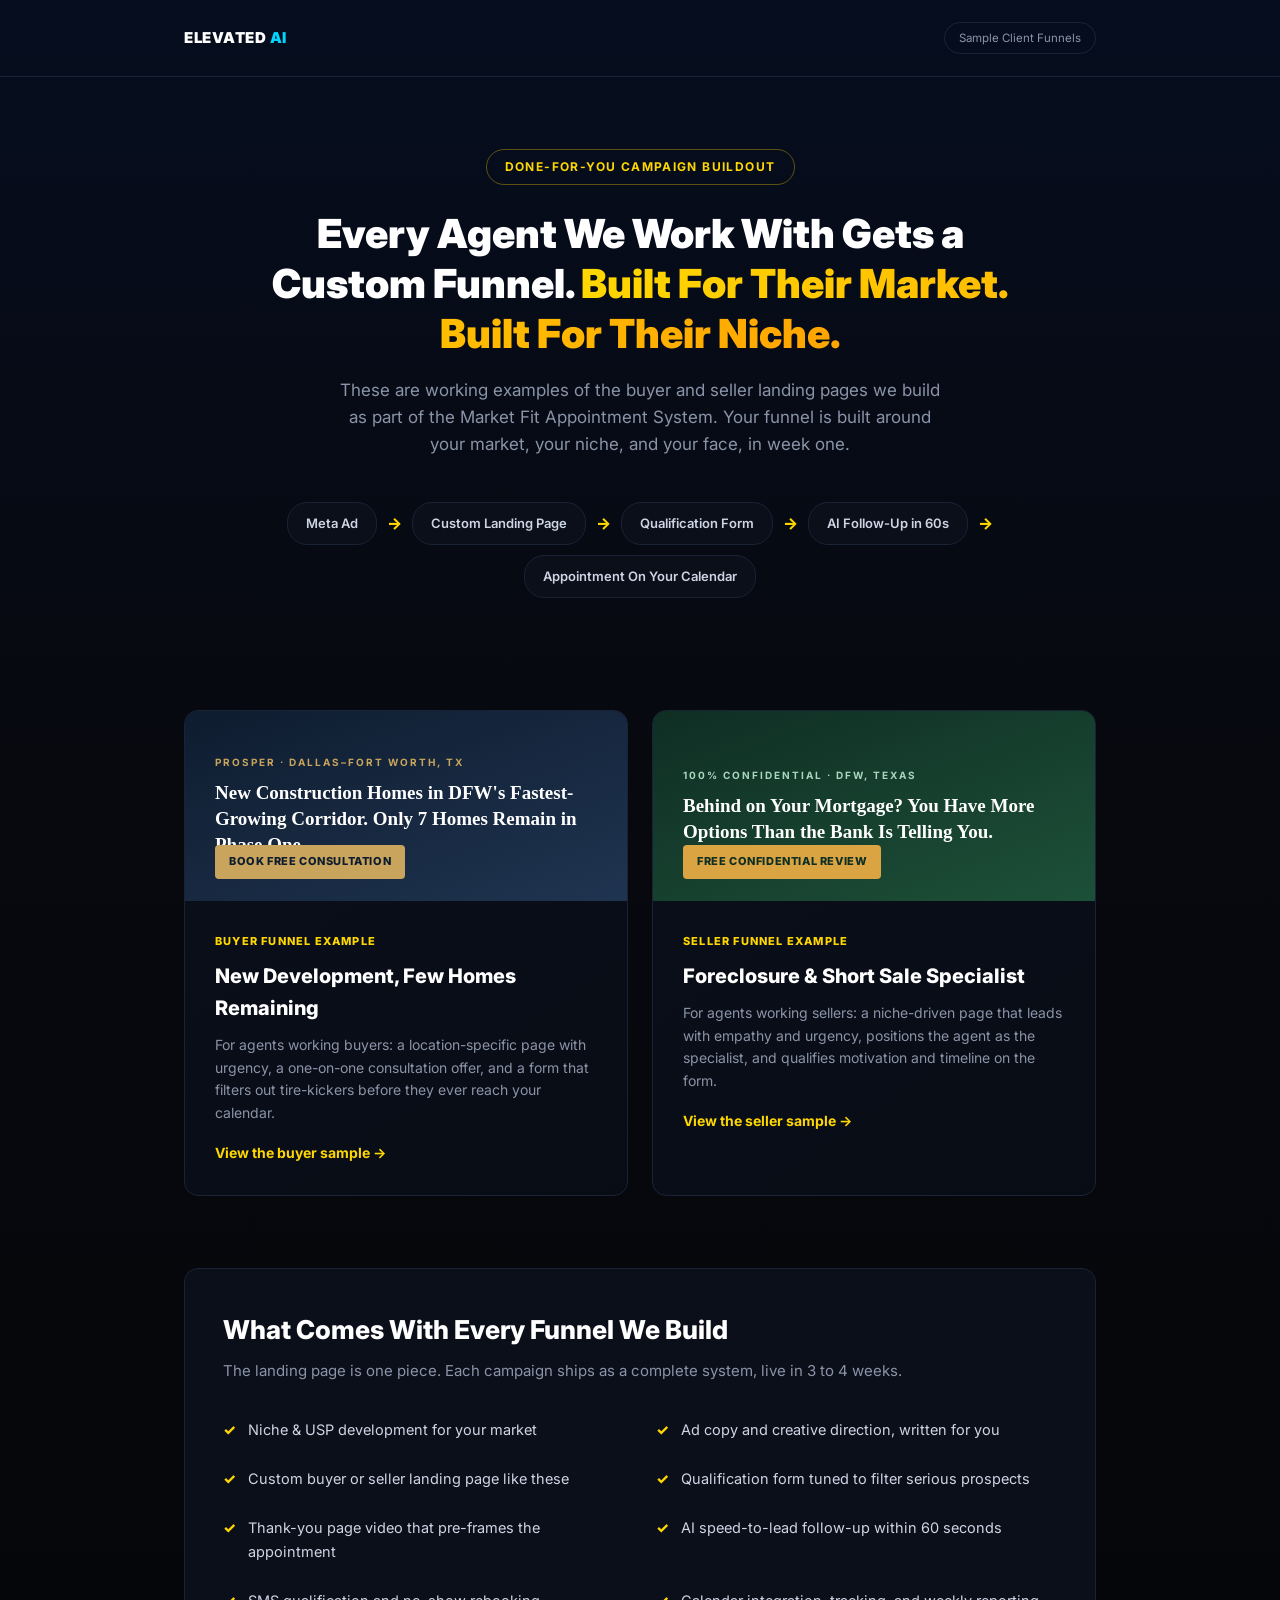
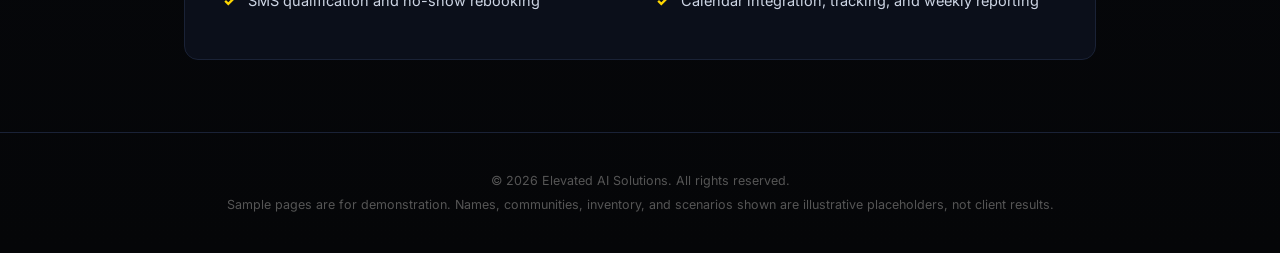
<file: realtor-samples/index.html>
<!DOCTYPE html>
<html lang="en">
<head>
<meta charset="UTF-8">
<meta name="viewport" content="width=device-width, initial-scale=1.0">
<title>Sample Client Funnels | Elevated AI Solutions</title>
<meta name="description" content="Examples of the done-for-you buyer and seller funnels Elevated AI Solutions builds for realtor partners. Every campaign gets a custom funnel like these.">
<link rel="preconnect" href="https://fonts.googleapis.com">
<link rel="preconnect" href="https://fonts.gstatic.com" crossorigin>
<link href="https://fonts.googleapis.com/css2?family=Inter:wght@400;600;700;800;900&display=swap" rel="stylesheet">
<style>
*, *::before, *::after { margin: 0; padding: 0; box-sizing: border-box; }

:root {
  --bg: #05080f;
  --card-bg: #0b0f1a;
  --border: #1a2236;
  --border-bright: #2a3a5c;
  --yellow: #FFD700;
  --yellow2: #FFA500;
  --white: #ffffff;
  --muted: #8a94a8;
}

html { scroll-behavior: smooth; }

body {
  font-family: 'Inter', system-ui, sans-serif;
  background: linear-gradient(180deg, #050d1e 0%, #07090f 40%, #050608 100%);
  color: var(--white);
  font-size: 16px;
  line-height: 1.6;
  -webkit-font-smoothing: antialiased;
  min-height: 100vh;
}

.container { max-width: 960px; margin: 0 auto; padding: 0 24px; }

header {
  padding: 22px 0;
  border-bottom: 1px solid var(--border);
}
header .container { display: flex; align-items: center; justify-content: space-between; }
.logo { font-size: 15px; font-weight: 900; letter-spacing: 0.5px; }
.logo span { color: #00d4ff; }
.badge {
  font-size: 11.5px;
  color: var(--muted);
  border: 1px solid var(--border);
  border-radius: 20px;
  padding: 6px 14px;
}

/* ─── HERO ─── */
.hero { padding: 72px 0 56px; text-align: center; }
.eyebrow {
  display: inline-block;
  font-size: 12px; font-weight: 700;
  letter-spacing: 1.4px; text-transform: uppercase;
  color: var(--yellow);
  border: 1px solid rgba(255,215,0,0.35);
  border-radius: 20px;
  padding: 7px 18px;
  margin-bottom: 24px;
}
.hero h1 {
  font-size: clamp(26px, 4vw, 40px);
  font-weight: 900;
  line-height: 1.25;
  max-width: 760px;
  margin: 0 auto 18px;
}
.hero h1 em {
  font-style: normal;
  background: linear-gradient(90deg, var(--yellow), var(--yellow2));
  -webkit-background-clip: text;
  background-clip: text;
  -webkit-text-fill-color: transparent;
}
.hero p { color: var(--muted); max-width: 620px; margin: 0 auto; font-size: 17px; }

/* ─── FLOW ─── */
.flow {
  display: flex; align-items: center; justify-content: center;
  flex-wrap: wrap; gap: 10px;
  margin: 44px auto 0;
}
.flow-step {
  background: var(--card-bg);
  border: 1px solid var(--border);
  border-radius: 20px;
  padding: 10px 18px;
  font-size: 13px;
  font-weight: 600;
  color: #cdd5e4;
}
.flow-arrow { color: var(--yellow); font-weight: 800; }

/* ─── SAMPLE CARDS ─── */
.samples { padding: 56px 0 32px; }
.sample-grid { display: grid; grid-template-columns: 1fr 1fr; gap: 24px; }
.sample-card {
  display: block;
  text-decoration: none;
  color: inherit;
  background: linear-gradient(145deg, #0b0f1a, #080c15);
  border: 1px solid var(--border);
  border-radius: 14px;
  overflow: hidden;
  transition: transform 0.25s, border-color 0.25s, box-shadow 0.25s;
}
.sample-card:hover {
  transform: translateY(-4px);
  border-color: var(--border-bright);
  box-shadow: 0 18px 44px rgba(255,215,0,0.08);
}
.sample-preview {
  height: 190px;
  display: flex; flex-direction: column; justify-content: center;
  padding: 28px 30px;
  position: relative;
}
.sample-preview.buyer { background: linear-gradient(160deg, #0e1c2f, #1f3450); }
.sample-preview.seller { background: linear-gradient(160deg, #0f2e24, #1d5038); }
.sample-preview .mini-eyebrow {
  font-size: 10px; font-weight: 700; letter-spacing: 2px; text-transform: uppercase;
  margin-bottom: 10px;
}
.sample-preview.buyer .mini-eyebrow { color: #c8a45c; }
.sample-preview.seller .mini-eyebrow { color: #a9d6be; }
.sample-preview .mini-h1 { font-family: Georgia, serif; font-size: 19px; line-height: 1.35; font-weight: 600; }
.sample-preview .mini-cta {
  position: absolute; bottom: 22px; left: 30px;
  font-size: 11px; font-weight: 800; letter-spacing: 0.6px; text-transform: uppercase;
  padding: 8px 14px; border-radius: 4px;
}
.sample-preview.buyer .mini-cta { background: #c8a45c; color: #0e1c2f; }
.sample-preview.seller .mini-cta { background: #d9a441; color: #0f2e24; }
.sample-body { padding: 26px 30px 30px; }
.sample-tag {
  display: inline-block;
  font-size: 11px; font-weight: 800; letter-spacing: 1.2px; text-transform: uppercase;
  color: var(--yellow);
  margin-bottom: 10px;
}
.sample-body h2 { font-size: 20px; font-weight: 800; margin-bottom: 10px; }
.sample-body p { font-size: 14px; color: var(--muted); margin-bottom: 16px; }
.sample-body .open {
  font-size: 14px; font-weight: 700;
  color: var(--yellow);
}

/* ─── INCLUDED ─── */
.included { padding: 40px 0 72px; }
.included-box {
  background: var(--card-bg);
  border: 1px solid var(--border);
  border-radius: 14px;
  padding: 40px 38px;
}
.included-box h2 { font-size: clamp(20px, 2.6vw, 26px); font-weight: 800; margin-bottom: 8px; }
.included-box .sub { color: var(--muted); font-size: 15px; margin-bottom: 28px; }
.included-grid { display: grid; grid-template-columns: 1fr 1fr; gap: 12px 32px; }
.included-item { display: flex; gap: 12px; font-size: 14.5px; color: #cdd5e4; padding: 7px 0; }
.included-item::before { content: '\2713'; color: var(--yellow); font-weight: 800; }

footer {
  border-top: 1px solid var(--border);
  padding: 36px 24px;
  text-align: center;
  color: #555;
  font-size: 12.5px;
  line-height: 1.9;
}

@media (max-width: 760px) {
  .sample-grid { grid-template-columns: 1fr; }
  .included-grid { grid-template-columns: 1fr; }
  .flow-arrow { display: none; }
}
</style>
</head>
<body>

<header>
  <div class="container">
    <div class="logo">ELEVATED <span>AI</span></div>
    <div class="badge">Sample Client Funnels</div>
  </div>
</header>

<section class="hero">
  <div class="container">
    <span class="eyebrow">Done-For-You Campaign Buildout</span>
    <h1>Every Agent We Work With Gets a Custom Funnel. <em>Built For Their Market. Built For Their Niche.</em></h1>
    <p>These are working examples of the buyer and seller landing pages we build as part of the Market Fit Appointment System. Your funnel is built around your market, your niche, and your face, in week one.</p>
    <div class="flow">
      <span class="flow-step">Meta Ad</span>
      <span class="flow-arrow">&rarr;</span>
      <span class="flow-step">Custom Landing Page</span>
      <span class="flow-arrow">&rarr;</span>
      <span class="flow-step">Qualification Form</span>
      <span class="flow-arrow">&rarr;</span>
      <span class="flow-step">AI Follow-Up in 60s</span>
      <span class="flow-arrow">&rarr;</span>
      <span class="flow-step">Appointment On Your Calendar</span>
    </div>
  </div>
</section>

<section class="samples">
  <div class="container">
    <div class="sample-grid">

      <a class="sample-card" href="buyer.html">
        <div class="sample-preview buyer">
          <div class="mini-eyebrow">Prosper &middot; Dallas&ndash;Fort Worth, TX</div>
          <div class="mini-h1">New Construction Homes in DFW's Fastest-Growing Corridor. Only 7 Homes Remain in Phase One.</div>
          <span class="mini-cta">Book Free Consultation</span>
        </div>
        <div class="sample-body">
          <span class="sample-tag">Buyer Funnel Example</span>
          <h2>New Development, Few Homes Remaining</h2>
          <p>For agents working buyers: a location-specific page with urgency, a one-on-one consultation offer, and a form that filters out tire-kickers before they ever reach your calendar.</p>
          <span class="open">View the buyer sample &rarr;</span>
        </div>
      </a>

      <a class="sample-card" href="seller.html">
        <div class="sample-preview seller">
          <div class="mini-eyebrow">100% Confidential &middot; DFW, Texas</div>
          <div class="mini-h1">Behind on Your Mortgage? You Have More Options Than the Bank Is Telling You.</div>
          <span class="mini-cta">Free Confidential Review</span>
        </div>
        <div class="sample-body">
          <span class="sample-tag">Seller Funnel Example</span>
          <h2>Foreclosure &amp; Short Sale Specialist</h2>
          <p>For agents working sellers: a niche-driven page that leads with empathy and urgency, positions the agent as the specialist, and qualifies motivation and timeline on the form.</p>
          <span class="open">View the seller sample &rarr;</span>
        </div>
      </a>

    </div>
  </div>
</section>

<section class="included">
  <div class="container">
    <div class="included-box">
      <h2>What Comes With Every Funnel We Build</h2>
      <p class="sub">The landing page is one piece. Each campaign ships as a complete system, live in 3 to 4 weeks.</p>
      <div class="included-grid">
        <div class="included-item">Niche &amp; USP development for your market</div>
        <div class="included-item">Ad copy and creative direction, written for you</div>
        <div class="included-item">Custom buyer or seller landing page like these</div>
        <div class="included-item">Qualification form tuned to filter serious prospects</div>
        <div class="included-item">Thank-you page video that pre-frames the appointment</div>
        <div class="included-item">AI speed-to-lead follow-up within 60 seconds</div>
        <div class="included-item">SMS qualification and no-show rebooking</div>
        <div class="included-item">Calendar integration, tracking, and weekly reporting</div>
      </div>
    </div>
  </div>
</section>

<footer>
  <p>&copy; 2026 Elevated AI Solutions. All rights reserved.</p>
  <p>Sample pages are for demonstration. Names, communities, inventory, and scenarios shown are illustrative placeholders, not client results.</p>
</footer>

</body>
</html>
</file>
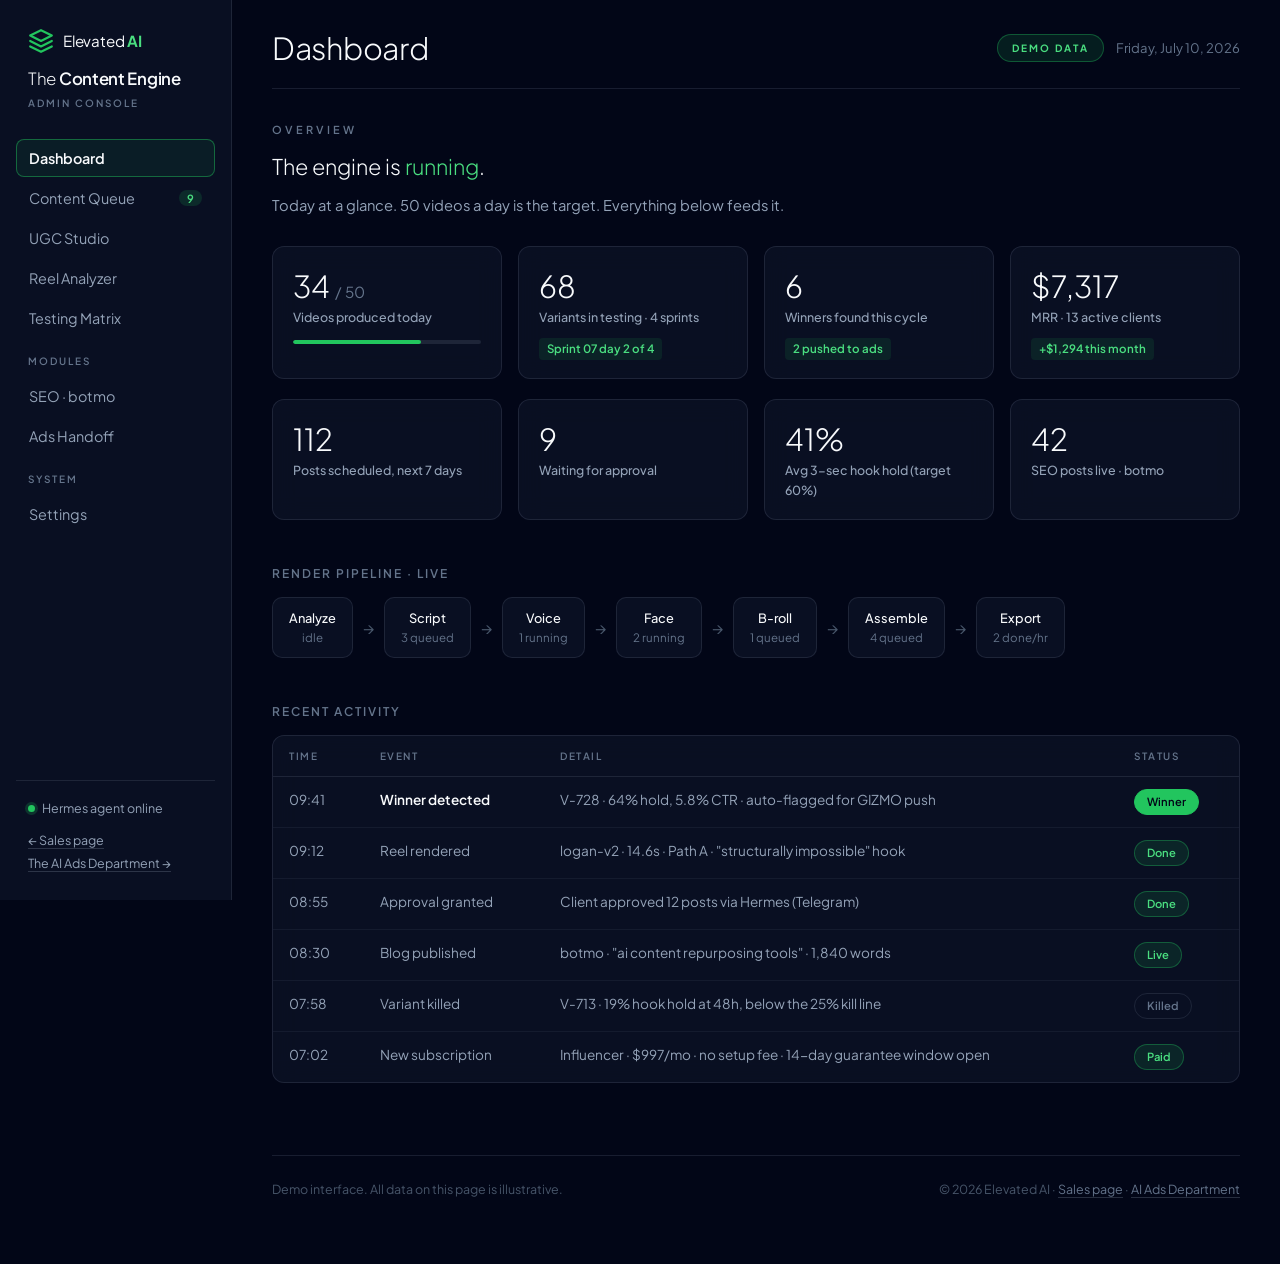
<file: content-engine/admin/index.html>
<!DOCTYPE html>
<html lang="en">
<head>
<meta charset="UTF-8">
<meta name="viewport" content="width=device-width, initial-scale=1.0">
<meta name="description" content="Admin console demo for The Content Engine by Elevated AI. Pipeline, approvals, UGC studio, testing matrix, SEO, and ads handoff.">
<title>The Content Engine · Admin Console</title>
<link rel="preconnect" href="https://fonts.googleapis.com">
<link rel="preconnect" href="https://fonts.gstatic.com" crossorigin>
<link href="https://fonts.googleapis.com/css2?family=Plus+Jakarta+Sans:wght@300;400;500;600;700;800&display=swap" rel="stylesheet">
<style>
*, *::before, *::after { margin: 0; padding: 0; box-sizing: border-box; }

html { scroll-behavior: smooth; color-scheme: dark; }

body {
  font-family: 'Plus Jakarta Sans', system-ui, -apple-system, BlinkMacSystemFont, 'Segoe UI', sans-serif;
  background: #020617;
  color: #f8fafc;
  font-size: 15px;
  line-height: 1.6;
  -webkit-font-smoothing: antialiased;
}

h1, h2, h3, h4 { line-height: 1.3; }
button { font-family: inherit; }
::selection { background: rgba(34,197,94,.3); }

.accent { color: #4ADE80; }

/* ─── FADE-IN ─── */
.fade-in {
  opacity: 0;
  transform: translateY(24px);
  transition: opacity 0.8s ease, transform 0.8s ease;
}
.fade-in.visible { opacity: 1; transform: translateY(0); }
.fade-in.d1 { transition-delay: 0.1s; }
.fade-in.d2 { transition-delay: 0.2s; }
.fade-in.d3 { transition-delay: 0.3s; }
.fade-in.d4 { transition-delay: 0.4s; }

/* ─── APP SHELL ─── */
.app {
  display: flex;
  min-height: 100vh;
}

/* ─── SIDEBAR ─── */
.sidebar {
  width: 232px;
  flex-shrink: 0;
  background: rgba(15,23,42,.6);
  border-right: 1px solid rgba(148,163,184,.15);
  padding: 28px 16px 24px;
  display: flex;
  flex-direction: column;
  gap: 28px;
  position: sticky;
  top: 0;
  height: 100vh;
  overflow-y: auto;
}
.brand {
  padding: 0 12px;
}
.logo-row {
  display: flex;
  align-items: center;
  gap: 9px;
  margin-bottom: 12px;
}
.logo-row svg { flex-shrink: 0; display: block; }
.wordmark {
  font-size: 0.95rem;
  font-weight: 400;
  letter-spacing: -0.2px;
  color: #f8fafc;
}
.wordmark strong { font-weight: 700; color: #4ADE80; }
.brand-name {
  font-size: 1.05rem;
  font-weight: 300;
  letter-spacing: -0.3px;
  color: #f8fafc;
}
.brand-name strong { font-weight: 600; }
.brand-sub {
  font-size: 10px;
  font-weight: 600;
  letter-spacing: 2px;
  text-transform: uppercase;
  color: #64748b;
  margin-top: 2px;
}
.nav { display: flex; flex-direction: column; gap: 2px; flex: 1; }
.nav-label {
  font-size: 10px;
  font-weight: 600;
  letter-spacing: 2px;
  text-transform: uppercase;
  color: #64748b;
  padding: 14px 12px 6px;
}
.nav-btn {
  display: flex;
  align-items: center;
  justify-content: space-between;
  gap: 8px;
  width: 100%;
  text-align: left;
  background: none;
  border: 1px solid transparent;
  border-radius: 8px;
  padding: 9px 12px;
  font-size: 0.9rem;
  color: #94a3b8;
  cursor: pointer;
  transition: border-color 0.25s, color 0.25s, background 0.25s;
}
.nav-btn:hover { border-color: rgba(148,163,184,.25); color: #f8fafc; }
.nav-btn.active {
  border-color: rgba(34,197,94,.45);
  background: rgba(34,197,94,.08);
  color: #f8fafc;
  font-weight: 600;
}
.nav-count {
  font-size: 0.7rem;
  font-weight: 600;
  background: rgba(34,197,94,.15);
  border-radius: 100px;
  padding: 1px 8px;
  color: #4ADE80;
}
.sidebar-foot {
  border-top: 1px solid rgba(148,163,184,.15);
  padding: 16px 12px 0;
  font-size: 0.78rem;
  color: #64748b;
  line-height: 1.9;
}
.sidebar-foot a { color: #94a3b8; text-decoration: none; border-bottom: 1px solid rgba(148,163,184,.25); }
.sidebar-foot a:hover { color: #4ADE80; border-color: #4ADE80; }
.agent-line { display: flex; align-items: center; gap: 7px; margin-bottom: 8px; color: #94a3b8; }
.dot {
  width: 7px; height: 7px;
  border-radius: 50%;
  background: #22C55E;
  box-shadow: 0 0 0 3px rgba(34,197,94,.2);
  flex-shrink: 0;
}

/* ─── MAIN ─── */
.main {
  flex: 1;
  min-width: 0;
  padding: 28px 40px 64px;
}
.topbar {
  display: flex;
  align-items: center;
  justify-content: space-between;
  gap: 16px;
  flex-wrap: wrap;
  padding-bottom: 20px;
  border-bottom: 1px solid rgba(148,163,184,.15);
  margin-bottom: 32px;
}
.topbar h1 {
  font-size: clamp(1.5rem, 3vw, 1.9rem);
  font-weight: 300;
  letter-spacing: -0.3px;
}
.topbar-right { display: flex; align-items: center; gap: 12px; flex-wrap: wrap; }
.demo-badge {
  font-size: 10px;
  font-weight: 700;
  letter-spacing: 2px;
  text-transform: uppercase;
  background: rgba(34,197,94,.12);
  border: 1px solid rgba(34,197,94,.35);
  border-radius: 100px;
  padding: 5px 14px;
  color: #4ADE80;
  white-space: nowrap;
}
.topbar-date { font-size: 0.82rem; color: #64748b; }

/* ─── PANELS ─── */
.panel { display: none; }
.panel.active { display: block; }

.panel-label {
  font-size: 11px;
  font-weight: 600;
  letter-spacing: 3px;
  text-transform: uppercase;
  color: #64748b;
  margin-bottom: 12px;
}
.panel-title {
  font-size: 1.35rem;
  font-weight: 300;
  margin-bottom: 8px;
  color: #f8fafc;
}
.panel-sub {
  font-size: 0.92rem;
  color: #94a3b8;
  max-width: 640px;
  margin-bottom: 28px;
  line-height: 1.7;
}

.block { margin-bottom: 44px; }
.block-title {
  font-size: 0.75rem;
  font-weight: 600;
  letter-spacing: 2px;
  text-transform: uppercase;
  color: #64748b;
  margin-bottom: 14px;
}

/* ─── KPI TILES ─── */
.kpi-row {
  display: grid;
  grid-template-columns: repeat(4, 1fr);
  gap: 16px;
  margin-bottom: 20px;
}
.kpi {
  background: rgba(15,23,42,.6);
  border: 1px solid rgba(148,163,184,.15);
  border-radius: 12px;
  backdrop-filter: blur(12px);
  -webkit-backdrop-filter: blur(12px);
  padding: 22px 20px 18px;
  transition: border-color 0.3s, transform 0.3s, box-shadow 0.3s;
}
.kpi:hover { border-color: rgba(34,197,94,.4); transform: translateY(-3px); box-shadow: 0 12px 32px rgba(34,197,94,.08); }
.kpi-number {
  font-size: 1.9rem;
  font-weight: 300;
  color: #f8fafc;
  line-height: 1.15;
}
.kpi-number span { font-size: 0.95rem; color: #64748b; font-weight: 400; }
.kpi-label {
  font-size: 0.78rem;
  color: #94a3b8;
  font-weight: 500;
  margin-top: 4px;
}
.kpi-delta {
  font-size: 0.72rem;
  color: #4ADE80;
  background: rgba(34,197,94,.1);
  border-radius: 4px;
  display: inline-block;
  padding: 2px 8px;
  margin-top: 10px;
  font-weight: 600;
}
.meter {
  height: 4px;
  background: rgba(148,163,184,.15);
  border-radius: 100px;
  margin-top: 12px;
  overflow: hidden;
}
.meter-fill { height: 100%; background: #22C55E; border-radius: 100px; }

/* ─── PIPELINE STRIP ─── */
.pipe-flow {
  display: flex;
  align-items: center;
  gap: 10px;
  flex-wrap: wrap;
}
.pipe-step {
  background: rgba(15,23,42,.6);
  border: 1px solid rgba(148,163,184,.15);
  border-radius: 10px;
  padding: 10px 16px;
  font-size: 0.8rem;
  font-weight: 500;
  color: #f8fafc;
  text-align: center;
}
.pipe-step small { display: block; font-weight: 400; color: #64748b; font-size: 0.72rem; }
.pipe-arrow { color: #475569; font-size: 1rem; }

/* ─── TABLES ─── */
.table-wrap {
  background: rgba(15,23,42,.6);
  border: 1px solid rgba(148,163,184,.15);
  border-radius: 12px;
  backdrop-filter: blur(12px);
  -webkit-backdrop-filter: blur(12px);
  overflow-x: auto;
}
table {
  width: 100%;
  border-collapse: collapse;
  font-size: 0.85rem;
  min-width: 640px;
}
th {
  text-align: left;
  font-size: 10px;
  font-weight: 600;
  letter-spacing: 1.5px;
  text-transform: uppercase;
  color: #64748b;
  padding: 12px 16px;
  border-bottom: 1px solid rgba(148,163,184,.15);
  white-space: nowrap;
}
td {
  padding: 12px 16px;
  border-bottom: 1px solid rgba(148,163,184,.08);
  color: #94a3b8;
  vertical-align: top;
}
tr:last-child td { border-bottom: none; }
td strong { color: #f8fafc; font-weight: 600; }
tbody tr { transition: background 0.2s; }
tbody tr:hover { background: rgba(148,163,184,.05); }

/* ─── CHIPS ─── */
.chip {
  display: inline-block;
  font-size: 0.7rem;
  font-weight: 600;
  border-radius: 100px;
  padding: 3px 12px;
  white-space: nowrap;
  border: 1px solid rgba(148,163,184,.25);
  color: #94a3b8;
}
.chip-live { background: rgba(34,197,94,.12); border-color: rgba(34,197,94,.35); color: #4ADE80; }
.chip-warn { background: rgba(251,191,36,.1); border-color: rgba(251,191,36,.3); color: #FCD34D; }
.chip-muted { color: #64748b; border-color: rgba(148,163,184,.15); }
.chip-win { background: #22C55E; border-color: #22C55E; color: #020617; }
.chip-fail { background: rgba(239,68,68,.1); border-color: rgba(239,68,68,.3); color: #F87171; }

/* ─── FILTERS ─── */
.filter-row { display: flex; gap: 8px; flex-wrap: wrap; margin-bottom: 16px; }
.filter-btn {
  background: none;
  border: 1px solid rgba(148,163,184,.2);
  border-radius: 100px;
  padding: 6px 16px;
  font-size: 0.78rem;
  font-weight: 500;
  color: #94a3b8;
  cursor: pointer;
  transition: border-color 0.25s, color 0.25s;
}
.filter-btn:hover { border-color: rgba(148,163,184,.4); color: #f8fafc; }
.filter-btn.active { border-color: #22C55E; color: #4ADE80; font-weight: 600; }

/* ─── BUTTONS ─── */
.btn {
  display: inline-block;
  background: #22C55E;
  color: #020617;
  border: 1px solid #22C55E;
  border-radius: 8px;
  padding: 11px 24px;
  font-size: 0.85rem;
  font-weight: 700;
  cursor: pointer;
  text-decoration: none;
  transition: transform 0.25s, box-shadow 0.25s, background 0.25s;
}
.btn:hover { transform: translateY(-2px); background: #4ADE80; border-color: #4ADE80; box-shadow: 0 8px 24px rgba(34,197,94,.25); }
.btn-ghost {
  background: none;
  color: #f8fafc;
  border: 1px solid rgba(148,163,184,.25);
}
.btn-ghost:hover { border-color: #22C55E; background: rgba(34,197,94,.08); box-shadow: none; }
.btn-sm { padding: 6px 14px; font-size: 0.75rem; }
.btn[disabled] { opacity: 0.4; cursor: not-allowed; }
.btn[disabled]:hover { transform: none; box-shadow: none; }

/* ─── CARDS ─── */
.cards-2 {
  display: grid;
  grid-template-columns: repeat(2, 1fr);
  gap: 16px;
}
.cards-3 {
  display: grid;
  grid-template-columns: repeat(3, 1fr);
  gap: 16px;
}
.card {
  background: rgba(15,23,42,.6);
  border: 1px solid rgba(148,163,184,.15);
  border-radius: 14px;
  backdrop-filter: blur(12px);
  -webkit-backdrop-filter: blur(12px);
  padding: 24px 22px;
  transition: transform 0.3s, border-color 0.3s, box-shadow 0.3s;
}
.card:hover { transform: translateY(-3px); border-color: rgba(34,197,94,.45); box-shadow: 0 12px 32px rgba(34,197,94,.1); }
.card h3 { font-size: 0.95rem; font-weight: 600; margin-bottom: 8px; color: #f8fafc; }
.card p { color: #94a3b8; font-size: 0.85rem; line-height: 1.7; }

/* ─── CLONE CARDS ─── */
.clone-card { cursor: pointer; position: relative; }
.clone-card.selected { border-color: #22C55E; box-shadow: 0 0 0 1px #22C55E, 0 12px 32px rgba(34,197,94,.12); }
.clone-card .chip { position: absolute; top: 16px; right: 16px; }
.clone-avatar {
  width: 44px; height: 44px;
  border-radius: 50%;
  border: 1px solid rgba(148,163,184,.2);
  background: #0f172a;
  display: flex;
  align-items: center;
  justify-content: center;
  font-size: 0.95rem;
  font-weight: 400;
  color: #4ADE80;
  margin-bottom: 14px;
}
.clone-meta { font-size: 0.75rem; color: #64748b; margin-top: 6px; line-height: 1.7; }

/* ─── FORMS ─── */
.form-grid {
  display: grid;
  grid-template-columns: repeat(2, 1fr);
  gap: 18px;
}
.field { display: flex; flex-direction: column; gap: 6px; }
.field.full { grid-column: 1 / -1; }
.field label {
  font-size: 0.72rem;
  font-weight: 600;
  letter-spacing: 1.5px;
  text-transform: uppercase;
  color: #64748b;
}
.field input, .field select, .field textarea {
  font-family: inherit;
  font-size: 0.88rem;
  color: #f8fafc;
  border: 1px solid rgba(148,163,184,.2);
  border-radius: 8px;
  padding: 11px 14px;
  background: rgba(2,6,23,.6);
  outline: none;
  transition: border-color 0.25s;
  width: 100%;
}
.field input:focus, .field select:focus, .field textarea:focus { border-color: #22C55E; }
.field textarea { resize: vertical; min-height: 74px; line-height: 1.6; }
.field-hint { font-size: 0.72rem; color: #64748b; }

/* ─── PICKERS (radio cards) ─── */
.picker-row { display: grid; grid-template-columns: repeat(3, 1fr); gap: 12px; }
.pick {
  background: rgba(15,23,42,.6);
  border: 1px solid rgba(148,163,184,.15);
  border-radius: 12px;
  padding: 16px;
  cursor: pointer;
  transition: border-color 0.25s, transform 0.25s, box-shadow 0.25s;
}
.pick:hover { border-color: rgba(34,197,94,.4); transform: translateY(-3px); box-shadow: 0 10px 28px rgba(34,197,94,.08); }
.pick.selected { border-color: #22C55E; box-shadow: 0 0 0 1px #22C55E; }
.pick h4 { font-size: 0.85rem; font-weight: 600; color: #f8fafc; margin-bottom: 4px; }
.pick p { font-size: 0.74rem; color: #94a3b8; line-height: 1.6; }

/* ─── SCRIPT OUTPUT ─── */
.script-out {
  background: rgba(15,23,42,.6);
  border: 1px solid rgba(148,163,184,.15);
  border-radius: 14px;
  backdrop-filter: blur(12px);
  -webkit-backdrop-filter: blur(12px);
  padding: 28px;
  margin-top: 20px;
  display: none;
}
.script-out.show { display: block; }
.beat {
  display: flex;
  gap: 16px;
  padding: 10px 0;
  border-bottom: 1px solid rgba(148,163,184,.08);
  font-size: 0.88rem;
}
.beat:last-of-type { border-bottom: none; }
.beat-t {
  flex-shrink: 0;
  width: 96px;
  font-size: 0.68rem;
  font-weight: 600;
  letter-spacing: 1.5px;
  text-transform: uppercase;
  color: #64748b;
  padding-top: 3px;
}
.beat-copy { color: #94a3b8; line-height: 1.7; }
.beat-copy .hl { background: rgba(34,197,94,.2); color: #f8fafc; padding: 1px 5px; border-radius: 3px; }
.script-meta {
  margin-top: 18px;
  padding-top: 18px;
  border-top: 1px solid rgba(148,163,184,.15);
  font-size: 0.78rem;
  color: #94a3b8;
  line-height: 2.0;
}
.script-meta strong { color: #f8fafc; font-weight: 600; }

/* ─── DROPZONE ─── */
.dropzone {
  border: 1px dashed rgba(148,163,184,.3);
  border-radius: 14px;
  padding: 56px 24px;
  text-align: center;
  color: #94a3b8;
  font-size: 0.9rem;
  cursor: pointer;
  transition: border-color 0.25s, background 0.25s;
}
.dropzone:hover { border-color: #22C55E; background: rgba(34,197,94,.05); }
.dropzone strong { color: #f8fafc; display: block; font-weight: 500; font-size: 1rem; margin-bottom: 4px; }
.dropzone small { color: #64748b; font-size: 0.75rem; }

.analysis { display: none; margin-top: 24px; }
.analysis.show { display: block; }
.spec-chips { display: flex; gap: 10px; flex-wrap: wrap; margin-bottom: 20px; }
.spec-chip {
  background: rgba(15,23,42,.6);
  border: 1px solid rgba(148,163,184,.15);
  border-radius: 10px;
  padding: 10px 16px;
  font-size: 0.78rem;
  color: #94a3b8;
}
.spec-chip strong { display: block; color: #4ADE80; font-size: 0.95rem; font-weight: 700; }

/* voice energy bars */
.energy { display: flex; align-items: flex-end; gap: 4px; height: 46px; margin: 10px 0 6px; }
.energy i {
  flex: 1;
  background: rgba(148,163,184,.25);
  border-radius: 2px 2px 0 0;
  min-width: 5px;
  max-width: 18px;
}
.energy i.hot { background: #22C55E; }

/* ─── TESTING MATRIX ─── */
.matrix-head { display: flex; align-items: baseline; justify-content: space-between; gap: 16px; flex-wrap: wrap; margin-bottom: 14px; }
.legend { display: flex; gap: 16px; flex-wrap: wrap; font-size: 0.74rem; color: #94a3b8; }
.legend i {
  display: inline-block;
  width: 10px; height: 10px;
  border-radius: 2px;
  margin-right: 6px;
  vertical-align: -1px;
  border: 1px solid rgba(148,163,184,.25);
}
.legend .l-win { background: rgba(34,197,94,.5); border-color: #22C55E; }
.legend .l-live { background: rgba(15,23,42,.6); }
.legend .l-kill { background: rgba(148,163,184,.08); }
.matrix {
  display: grid;
  grid-template-columns: repeat(10, 1fr);
  gap: 6px;
}
.cell {
  background: rgba(15,23,42,.6);
  border: 1px solid rgba(148,163,184,.15);
  border-radius: 6px;
  padding: 8px 6px;
  text-align: center;
  font-size: 0.62rem;
  color: #94a3b8;
  line-height: 1.5;
  transition: transform 0.2s, border-color 0.2s;
  cursor: default;
  position: relative;
}
.cell:hover { transform: translateY(-2px); border-color: rgba(34,197,94,.4); }
.cell b { display: block; font-size: 0.68rem; color: #f8fafc; font-weight: 600; }
.cell.win { background: rgba(34,197,94,.15); border: 1.5px solid #22C55E; }
.cell.kill { background: rgba(148,163,184,.04); opacity: 0.5; }
.cell .w-badge {
  position: absolute;
  top: -7px; right: -5px;
  background: #22C55E;
  color: #020617;
  font-size: 0.55rem;
  font-weight: 700;
  border-radius: 100px;
  padding: 1px 6px;
  letter-spacing: 1px;
}
.threshold-note {
  font-size: 0.78rem;
  color: #94a3b8;
  background: rgba(15,23,42,.6);
  border: 1px solid rgba(148,163,184,.15);
  border-radius: 12px;
  padding: 14px 18px;
  margin-top: 18px;
  line-height: 1.8;
}
.threshold-note strong { color: #f8fafc; }

/* ─── SETTINGS ─── */
.setting-row {
  display: flex;
  align-items: center;
  justify-content: space-between;
  gap: 16px;
  padding: 14px 0;
  border-bottom: 1px solid rgba(148,163,184,.08);
  font-size: 0.88rem;
}
.setting-row:last-child { border-bottom: none; }
.setting-name { color: #f8fafc; font-weight: 500; }
.setting-name small { display: block; color: #64748b; font-weight: 400; font-size: 0.76rem; margin-top: 2px; }
.key-input {
  font-family: ui-monospace, SFMono-Regular, Menlo, monospace;
  font-size: 0.8rem;
  color: #94a3b8;
  border: 1px solid rgba(148,163,184,.2);
  border-radius: 8px;
  padding: 9px 14px;
  background: rgba(2,6,23,.6);
  width: 280px;
  max-width: 100%;
}

/* ─── MISC ─── */
.inline-note { font-size: 0.78rem; color: #64748b; margin-top: 14px; }
.main-footer {
  margin-top: 72px;
  padding-top: 24px;
  border-top: 1px solid rgba(148,163,184,.15);
  color: #475569;
  font-size: 0.78rem;
  display: flex;
  justify-content: space-between;
  gap: 12px;
  flex-wrap: wrap;
}
.main-footer a { color: #64748b; text-decoration: none; border-bottom: 1px solid rgba(148,163,184,.25); }
.main-footer a:hover { color: #4ADE80; border-color: #4ADE80; }

/* ─── RESPONSIVE ─── */
@media (max-width: 960px) {
  .app { flex-direction: column; }
  .sidebar {
    width: 100%;
    height: auto;
    position: static;
    border-right: none;
    border-bottom: 1px solid rgba(148,163,184,.15);
    padding: 20px 20px 12px;
    gap: 14px;
  }
  .nav {
    flex-direction: row;
    overflow-x: auto;
    gap: 6px;
    padding-bottom: 8px;
    -webkit-overflow-scrolling: touch;
  }
  .nav-label { display: none; }
  .nav-btn { white-space: nowrap; width: auto; }
  .sidebar-foot { display: none; }
  .main { padding: 24px 20px 48px; }
  .kpi-row { grid-template-columns: repeat(2, 1fr); }
  .cards-2, .cards-3, .picker-row, .form-grid { grid-template-columns: 1fr; }
  .matrix { grid-template-columns: repeat(5, 1fr); }
}
@media (max-width: 520px) {
  .kpi-row { grid-template-columns: 1fr; }
  .matrix { grid-template-columns: repeat(4, 1fr); }
  .pipe-arrow { display: none; }
  .pipe-step { flex: 1 1 40%; }
}
</style>
</head>
<body>

<div class="app">

  <!-- ─── SIDEBAR ─── -->
  <aside class="sidebar">
    <div class="brand">
      <div class="logo-row">
        <svg width="26" height="26" viewBox="0 0 24 24" fill="none" stroke="#22C55E" stroke-width="2" stroke-linecap="round" stroke-linejoin="round" aria-hidden="true"><path d="M12 2 2 7l10 5 10-5-10-5z"/><path d="M2 12l10 5 10-5"/><path d="M2 17l10 5 10-5"/></svg>
        <span class="wordmark">Elevated <strong>AI</strong></span>
      </div>
      <div class="brand-name">The <strong>Content Engine</strong></div>
      <div class="brand-sub">Admin Console</div>
    </div>

    <nav class="nav">
      <button class="nav-btn active" data-tab="dashboard" data-title="Dashboard">Dashboard</button>
      <button class="nav-btn" data-tab="queue" data-title="Content Queue">Content Queue <span class="nav-count">9</span></button>
      <button class="nav-btn" data-tab="studio" data-title="UGC Studio">UGC Studio</button>
      <button class="nav-btn" data-tab="analyzer" data-title="Sample Reel Analyzer">Reel Analyzer</button>
      <button class="nav-btn" data-tab="matrix" data-title="Testing Matrix">Testing Matrix</button>
      <div class="nav-label">Modules</div>
      <button class="nav-btn" data-tab="seo" data-title="SEO Autopilot &middot; botmo">SEO &middot; botmo</button>
      <button class="nav-btn" data-tab="ads" data-title="Ads Handoff &rarr; GIZMO">Ads Handoff</button>
      <div class="nav-label">System</div>
      <button class="nav-btn" data-tab="settings" data-title="Settings">Settings</button>
    </nav>

    <div class="sidebar-foot">
      <div class="agent-line"><span class="dot"></span> Hermes agent online</div>
      <a href="../index.html">&larr; Sales page</a><br>
      <a href="../../ads-system/index.html">The AI Ads Department &rarr;</a>
    </div>
  </aside>

  <!-- ─── MAIN ─── -->
  <main class="main">

    <header class="topbar">
      <h1 id="page-title">Dashboard</h1>
      <div class="topbar-right">
        <span class="demo-badge">Demo Data</span>
        <span class="topbar-date">Friday, July 10, 2026</span>
      </div>
    </header>

    <!-- ══════════ DASHBOARD ══════════ -->
    <section class="panel active" id="panel-dashboard">
      <div class="fade-in">
        <div class="panel-label">Overview</div>
        <div class="panel-title">The engine is <span class="accent">running</span>.</div>
        <p class="panel-sub">Today at a glance. 50 videos a day is the target. Everything below feeds it.</p>
      </div>

      <div class="block fade-in d1">
        <div class="kpi-row">
          <div class="kpi">
            <div class="kpi-number">34 <span>/ 50</span></div>
            <div class="kpi-label">Videos produced today</div>
            <div class="meter"><div class="meter-fill" style="width:68%"></div></div>
          </div>
          <div class="kpi">
            <div class="kpi-number">68</div>
            <div class="kpi-label">Variants in testing &middot; 4 sprints</div>
            <div class="kpi-delta">Sprint 07 day 2 of 4</div>
          </div>
          <div class="kpi">
            <div class="kpi-number">6</div>
            <div class="kpi-label">Winners found this cycle</div>
            <div class="kpi-delta">2 pushed to ads</div>
          </div>
          <div class="kpi">
            <div class="kpi-number">$7,317</div>
            <div class="kpi-label">MRR &middot; 13 active clients</div>
            <div class="kpi-delta">+$1,294 this month</div>
          </div>
        </div>
        <div class="kpi-row">
          <div class="kpi">
            <div class="kpi-number">112</div>
            <div class="kpi-label">Posts scheduled, next 7 days</div>
          </div>
          <div class="kpi">
            <div class="kpi-number">9</div>
            <div class="kpi-label">Waiting for approval</div>
          </div>
          <div class="kpi">
            <div class="kpi-number">41%</div>
            <div class="kpi-label">Avg 3-sec hook hold (target 60%)</div>
          </div>
          <div class="kpi">
            <div class="kpi-number">42</div>
            <div class="kpi-label">SEO posts live &middot; botmo</div>
          </div>
        </div>
      </div>

      <div class="block fade-in d2">
        <div class="block-title">Render Pipeline &middot; Live</div>
        <div class="pipe-flow">
          <div class="pipe-step">Analyze <small>idle</small></div>
          <div class="pipe-arrow">&rarr;</div>
          <div class="pipe-step">Script <small>3 queued</small></div>
          <div class="pipe-arrow">&rarr;</div>
          <div class="pipe-step">Voice <small>1 running</small></div>
          <div class="pipe-arrow">&rarr;</div>
          <div class="pipe-step">Face <small>2 running</small></div>
          <div class="pipe-arrow">&rarr;</div>
          <div class="pipe-step">B-roll <small>1 queued</small></div>
          <div class="pipe-arrow">&rarr;</div>
          <div class="pipe-step">Assemble <small>4 queued</small></div>
          <div class="pipe-arrow">&rarr;</div>
          <div class="pipe-step">Export <small>2 done/hr</small></div>
        </div>
      </div>

      <div class="block fade-in d3">
        <div class="block-title">Recent Activity</div>
        <div class="table-wrap">
          <table>
            <thead><tr><th>Time</th><th>Event</th><th>Detail</th><th>Status</th></tr></thead>
            <tbody>
              <tr><td>09:41</td><td><strong>Winner detected</strong></td><td>V-728 &middot; 64% hold, 5.8% CTR &middot; auto-flagged for GIZMO push</td><td><span class="chip chip-win">Winner</span></td></tr>
              <tr><td>09:12</td><td>Reel rendered</td><td>logan-v2 &middot; 14.6s &middot; Path A &middot; "structurally impossible" hook</td><td><span class="chip chip-live">Done</span></td></tr>
              <tr><td>08:55</td><td>Approval granted</td><td>Client approved 12 posts via Hermes (Telegram)</td><td><span class="chip chip-live">Done</span></td></tr>
              <tr><td>08:30</td><td>Blog published</td><td>botmo &middot; "ai content repurposing tools" &middot; 1,840 words</td><td><span class="chip chip-live">Live</span></td></tr>
              <tr><td>07:58</td><td>Variant killed</td><td>V-713 &middot; 19% hook hold at 48h, below the 25% kill line</td><td><span class="chip chip-muted">Killed</span></td></tr>
              <tr><td>07:02</td><td>New subscription</td><td>Influencer &middot; $997/mo &middot; no setup fee &middot; 14-day guarantee window open</td><td><span class="chip chip-live">Paid</span></td></tr>
            </tbody>
          </table>
        </div>
      </div>
    </section>

    <!-- ══════════ CONTENT QUEUE ══════════ -->
    <section class="panel" id="panel-queue">
      <div class="fade-in">
        <div class="panel-label">Distribution</div>
        <div class="panel-title">Everything scheduled, everything <span class="accent">shipped</span>.</div>
        <p class="panel-sub">The approval workflow in one place. Approve here or reply to Hermes in Telegram, same queue either way.</p>
      </div>

      <div class="fade-in d1">
        <div class="filter-row" id="queue-filters">
          <button class="filter-btn active" data-filter="all">All</button>
          <button class="filter-btn" data-filter="approval">Needs approval</button>
          <button class="filter-btn" data-filter="scheduled">Scheduled</button>
          <button class="filter-btn" data-filter="posted">Posted</button>
          <button class="filter-btn" data-filter="failed">Failed</button>
        </div>

        <div class="table-wrap">
          <table id="queue-table">
            <thead><tr><th>Post</th><th>Platform</th><th>Format</th><th>Scheduled</th><th>Status</th><th></th></tr></thead>
            <tbody>
              <tr data-status="approval"><td><strong>"You were never supposed to edit this yourself"</strong></td><td>TikTok &middot; @elevated.logan</td><td>14&ndash;16s reel</td><td>Jul 10, 4:00 PM</td><td><span class="chip chip-warn">Needs approval</span></td><td><button class="btn btn-ghost btn-sm approve-btn">Approve</button></td></tr>
              <tr data-status="approval"><td><strong>"50 posts a month from one podcast" carousel</strong></td><td>LinkedIn</td><td>Carousel &middot; 8 slides</td><td>Jul 10, 5:30 PM</td><td><span class="chip chip-warn">Needs approval</span></td><td><button class="btn btn-ghost btn-sm approve-btn">Approve</button></td></tr>
              <tr data-status="approval"><td><strong>6.3s loop &middot; "calendar fills itself" time-lapse</strong></td><td>Instagram Reels</td><td>6.3s loop</td><td>Jul 10, 7:00 PM</td><td><span class="chip chip-warn">Needs approval</span></td><td><button class="btn btn-ghost btn-sm approve-btn">Approve</button></td></tr>
              <tr data-status="scheduled"><td><strong>"The $587k marketing department you don't need"</strong></td><td>YouTube Shorts</td><td>32s demo</td><td>Jul 11, 9:00 AM</td><td><span class="chip">Scheduled</span></td><td></td></tr>
              <tr data-status="scheduled"><td><strong>Blog quote card &middot; "AI assistants recommend you now"</strong></td><td>X &middot; LinkedIn</td><td>Static + copy</td><td>Jul 11, 11:00 AM</td><td><span class="chip">Scheduled</span></td><td></td></tr>
              <tr data-status="scheduled"><td><strong>V-728 winner &middot; comment-reply format remix</strong></td><td>TikTok &middot; @logan.builds</td><td>14&ndash;16s reel</td><td>Jul 11, 3:00 PM</td><td><span class="chip">Scheduled</span></td><td></td></tr>
              <tr data-status="posted"><td><strong>"I was today years old" &middot; repurposing discovery</strong></td><td>Instagram Reels</td><td>14s reel</td><td>Jul 10, 8:00 AM</td><td><span class="chip chip-live">Posted</span></td><td></td></tr>
              <tr data-status="posted"><td><strong>Podcast clip &middot; pricing objection breakdown</strong></td><td>YouTube Shorts</td><td>41s clip</td><td>Jul 9, 6:00 PM</td><td><span class="chip chip-live">Posted</span></td><td></td></tr>
              <tr data-status="posted"><td><strong>Founder story &middot; "we fired our agency" Path A</strong></td><td>TikTok &middot; @elevated.logan</td><td>28s reel</td><td>Jul 9, 4:00 PM</td><td><span class="chip chip-live">Posted</span></td><td></td></tr>
              <tr data-status="failed"><td><strong>B-roll heavy cut &middot; office walkthrough</strong></td><td>Instagram Reels</td><td>16s reel</td><td>Jul 9, 2:00 PM</td><td><span class="chip chip-fail">Failed &middot; retrying</span></td><td><button class="btn btn-ghost btn-sm">Retry now</button></td></tr>
            </tbody>
          </table>
        </div>
        <p class="inline-note">Auto-scheduling follows each platform's cadence rules: TikTok 1&ndash;3/day per account, IG Reels 2&ndash;4/week, YT Shorts 3&ndash;5/week. New TikTok accounts warm up for 14 days before full cadence.</p>
      </div>
    </section>

    <!-- ══════════ UGC STUDIO ══════════ -->
    <section class="panel" id="panel-studio">
      <div class="fade-in">
        <div class="panel-label">Production</div>
        <div class="panel-title">Your influencer, on <span class="accent">demand</span>.</div>
        <p class="panel-sub">Pick a clone, pick a format, pick a content path. The engine writes the script, reads it in their voice, and lip-syncs their footage. 30 reels a month on the Influencer tier.</p>
      </div>

      <div class="block fade-in d1">
        <div class="block-title">Clone Selector</div>
        <div class="cards-3">
          <div class="card clone-card selected" data-clone="Logan v2">
            <span class="chip chip-live">Active</span>
            <div class="clone-avatar">L2</div>
            <h3>Logan v2</h3>
            <p>Talking-head + full-body. Trained Jun 2026 from a 3-min base video.</p>
            <div class="clone-meta">30 reels/mo quota &middot; 22 used &middot; voice + face</div>
          </div>
          <div class="card clone-card" data-clone="Logan v1">
            <span class="chip chip-muted">Archived</span>
            <div class="clone-avatar">L1</div>
            <h3>Logan v1</h3>
            <p>Talking-head only. Superseded by v2, kept for A/B history.</p>
            <div class="clone-meta">Retired May 2026 &middot; 118 reels produced</div>
          </div>
          <div class="card clone-card" data-clone="Katreen v1">
            <span class="chip chip-warn">Training</span>
            <div class="clone-avatar">K1</div>
            <h3>Katreen v1</h3>
            <p>Base video uploaded. Voice clone ready; face model finishes tonight.</p>
            <div class="clone-meta">ETA Jul 11 &middot; consent form on file</div>
          </div>
        </div>
      </div>

      <div class="block fade-in d2">
        <div class="block-title">Format</div>
        <div class="picker-row" data-picker="format">
          <div class="pick selected" data-value="6.3s">
            <h4>6.3s Seamless Loop</h4>
            <p>Frame-perfect loop, split-sentence open. Viewers rewatch 2&ndash;3x without noticing, pushing watch time over 100%.</p>
          </div>
          <div class="pick" data-value="14-16s">
            <h4>14&ndash;16s Reel</h4>
            <p>The completion sweet spot. Hardest length to fail on completion rate: the biggest discovery signal.</p>
          </div>
          <div class="pick" data-value="30s">
            <h4>30s Demo</h4>
            <p>Show-and-tell. Product on screen frame 1. Use for YT Shorts and Shop-tagged posts.</p>
          </div>
        </div>
      </div>

      <div class="block fade-in d3">
        <div class="block-title">Content Path</div>
        <div class="picker-row" data-picker="path">
          <div class="pick selected" data-value="A">
            <h4>Path A &middot; Storytelling Pitch</h4>
            <p>Hook &rarr; agitate &rarr; reveal &rarr; proof &rarr; CTA. One verbal hook, one CTA. 15&ndash;35s.</p>
          </div>
          <div class="pick" data-value="B">
            <h4>Path B &middot; Real-Life Use</h4>
            <p>Loopable lifestyle content, product incidental. CTA lives in the caption. Awareness and trust lane.</p>
          </div>
          <div class="pick" data-value="C">
            <h4>Path C &middot; Show-and-Tell</h4>
            <p>Demo removes doubt. Product on screen from frame 1, benefit spoken over it.</p>
          </div>
        </div>
      </div>

      <div class="block fade-in d4">
        <div class="block-title">Script Generator</div>
        <div class="form-grid">
          <div class="field full">
            <label>Offer / topic</label>
            <textarea>The Content Engine: 50+ posts a month from content you already have. Influencer tier, $997/mo, no setup fees.</textarea>
          </div>
          <div class="field">
            <label>Hook formula</label>
            <select>
              <option selected>Contrarian claim</option>
              <option>Mistake warning</option>
              <option>List tease</option>
              <option>Outcome-first showcase</option>
              <option>Curiosity gap</option>
              <option>"I was today years old"</option>
              <option>POV / question</option>
              <option>Comment-bait mid-sentence</option>
            </select>
            <span class="field-hint">Spoken hooks: 10&ndash;14 words. The first 1.5 seconds decide distribution.</span>
          </div>
          <div class="field">
            <label>B-roll injection</label>
            <select>
              <option selected>Auto (2&ndash;4s cutaways on beat grid)</option>
              <option>Talking head only</option>
              <option>B-roll heavy (60%+)</option>
            </select>
            <span class="field-hint">Cutaways pulled and re-ranked against each script beat.</span>
          </div>
        </div>
        <div style="margin-top:20px;">
          <button class="btn" id="gen-btn">Generate script</button>
        </div>

        <div class="script-out" id="script-out">
          <div class="block-title">Output &middot; Logan v2 &middot; 14&ndash;16s &middot; Path A &middot; Contrarian</div>
          <div class="beat"><div class="beat-t">Hook 0.0&ndash;1.5s</div><div class="beat-copy"><span class="hl">"Your content team isn't slow. It's structurally impossible."</span></div></div>
          <div class="beat"><div class="beat-t">Beat 1 &middot; 1.5&ndash;5s</div><div class="beat-copy">"One editor ships 3 videos a week. The feed needs 50 a month. That math never closes."</div></div>
          <div class="beat"><div class="beat-t">Beat 2 &middot; 5&ndash;9s</div><div class="beat-copy">"So we filmed the founder once. Now his clone ships every single day."</div></div>
          <div class="beat"><div class="beat-t">Beat 3 &middot; 9&ndash;13s</div><div class="beat-copy">"50 posts a month. 30 reels. Zero filming days. Approval takes one tap."</div></div>
          <div class="beat"><div class="beat-t">CTA 13&ndash;15s</div><div class="beat-copy">"Link's below. It does the math for your business."</div></div>
          <div class="script-meta">
            <strong>B-roll queries:</strong> "overwhelmed editor timeline scrubbing" &middot; "content calendar filling time-lapse" &middot; "phone feed scroll close-up"<br>
            <strong>Caption emphasis:</strong> "structurally impossible" &middot; "50" &middot; "zero filming days"<br>
            <strong>Compliance:</strong> AI-generated label applied on TikTok and Meta. Clone scripted as demo/info, never a personal testimonial.
          </div>
          <div style="margin-top:20px; display:flex; gap:10px; flex-wrap:wrap;">
            <button class="btn btn-sm">Send to render queue</button>
            <button class="btn btn-ghost btn-sm">Regenerate</button>
            <button class="btn btn-ghost btn-sm">Spin 10 hook variants</button>
          </div>
        </div>
      </div>
    </section>

    <!-- ══════════ SAMPLE REEL ANALYZER ══════════ -->
    <section class="panel" id="panel-analyzer">
      <div class="fade-in">
        <div class="panel-label">Reverse Engineering</div>
        <div class="panel-title">Drop in a reel that works. Get the <span class="accent">recipe</span>.</div>
        <p class="panel-sub">The analyzer breaks a sample down to shots, voice, pacing, and captions, then turns it into a template the engine can reproduce with your clone and your offer.</p>
      </div>

      <div class="fade-in d1">
        <div class="dropzone" id="dropzone">
          <strong>Drop a video file here</strong>
          Or click to browse &middot; MP4 / MOV up to 3 minutes
          <br><small>Demo: click to load logan-sample-04.mp4</small>
        </div>

        <div class="analysis" id="analysis">
          <div class="block">
            <div class="block-title">logan-sample-04.mp4 &middot; 14.2s &middot; 1080&times;1920 &middot; Analyzed in 38s</div>
            <div class="spec-chips">
              <div class="spec-chip"><strong>1.4s</strong>Hook lands</div>
              <div class="spec-chip"><strong>168 WPM</strong>Speech rate</div>
              <div class="spec-chip"><strong>0.42/s</strong>Cut cadence</div>
              <div class="spec-chip"><strong>2.4s</strong>Avg shot length</div>
              <div class="spec-chip"><strong>38%</strong>B-roll ratio</div>
              <div class="spec-chip"><strong>12.8s</strong>CTA position</div>
            </div>
          </div>

          <div class="block">
            <div class="block-title">Shot Breakdown</div>
            <div class="table-wrap">
              <table>
                <thead><tr><th>#</th><th>Time</th><th>Type</th><th>Note</th></tr></thead>
                <tbody>
                  <tr><td>1</td><td>0.0&ndash;1.4s</td><td><strong>Talking head &middot; close</strong></td><td>Hook on frame 1, direct to lens, caption already on screen</td></tr>
                  <tr><td>2</td><td>1.4&ndash;3.8s</td><td>B-roll &middot; screen capture</td><td>Dashboard scroll, matches "the feed needs 50" beat</td></tr>
                  <tr><td>3</td><td>3.8&ndash;6.2s</td><td><strong>Talking head &middot; medium</strong></td><td>Value stack, hand gesture on each number</td></tr>
                  <tr><td>4</td><td>6.2&ndash;8.1s</td><td>B-roll &middot; product in hand</td><td>Phone held up, feed autoplay visible</td></tr>
                  <tr><td>5</td><td>8.1&ndash;11.9s</td><td><strong>Talking head &middot; close</strong></td><td>Proof beat: specific numbers, pace rises</td></tr>
                  <tr><td>6</td><td>11.9&ndash;14.2s</td><td>Talking head + end card</td><td>CTA spoken once, 0.4s end card, loops cleanly to frame 1</td></tr>
                </tbody>
              </table>
            </div>
          </div>

          <div class="cards-2 block">
            <div class="card">
              <h3>Voice Read</h3>
              <p>Emotion: confident &rarr; urgent. Three pauses, avg 0.31s, all before numbers. Energy rises 22% into the CTA.</p>
              <div class="energy">
                <i style="height:40%"></i><i style="height:55%"></i><i style="height:48%"></i><i style="height:62%"></i><i style="height:50%"></i><i style="height:58%"></i><i style="height:66%"></i><i style="height:60%"></i><i style="height:72%"></i><i class="hot" style="height:84%"></i><i class="hot" style="height:92%"></i><i class="hot" style="height:100%"></i>
              </div>
              <p style="font-size:0.72rem; color:#64748b;">Per-second vocal energy &middot; green bars = CTA window</p>
            </div>
            <div class="card">
              <h3>Caption Style</h3>
              <p>Karaoke word-pop, 2&ndash;3 words per line, centered at 68% frame height. Numbers and pain words get <span style="background:rgba(250,204,21,.25); padding:1px 5px; border-radius:3px;">yellow emphasis</span>. Safe-zone clean on TikTok and Reels UI.</p>
            </div>
          </div>

          <div class="threshold-note">
            <strong>Verdict:</strong> Hook lands inside the 1.5s window. Cut cadence and B-roll ratio match top-decile UGC. Recommend cloning this pacing and caption style into Sprint 08 with 10 fresh hooks; keep everything else identical to isolate the variable.
          </div>
          <div style="margin-top:20px;">
            <button class="btn">Use as template for Sprint 08</button>
          </div>
        </div>
      </div>
    </section>

    <!-- ══════════ TESTING MATRIX ══════════ -->
    <section class="panel" id="panel-matrix">
      <div class="fade-in">
        <div class="panel-label">The 100-Video Test</div>
        <div class="panel-title">Sprint 07: Hook <span class="accent">isolation</span>.</div>
        <p class="panel-sub">100 variants, one variable. Same clone, same offer, same format, only the hook changes. Winners get scaled. Losers get killed at 48 hours. No opinions, just numbers.</p>
      </div>

      <div class="fade-in d1">
        <div class="matrix-head">
          <div class="block-title" style="margin:0;">V-701 &ndash; V-800 &middot; Day 2 of 4 &middot; 68 live &middot; 26 killed &middot; 6 winners</div>
          <div class="legend">
            <span><i class="l-win"></i>Winner</span>
            <span><i class="l-live"></i>Testing</span>
            <span><i class="l-kill"></i>Killed</span>
          </div>
        </div>
        <div class="matrix" id="matrix"></div>
        <div class="threshold-note">
          <strong>Kill line:</strong> under 25% 3-sec hook hold at 48 hours. <strong>Winner line:</strong> 60%+ hold and top-decile CTR, auto-flagged, budget raised 20&ndash;30% every 3&ndash;4 days, then pushed to GIZMO for paid scaling. Creative refreshes every 10&ndash;14 days on TikTok, 14&ndash;21 on Meta.
        </div>
      </div>

      <div class="block fade-in d2" style="margin-top:44px;">
        <div class="block-title">Winners This Sprint</div>
        <div class="table-wrap">
          <table>
            <thead><tr><th>Variant</th><th>Hook</th><th>CTR</th><th>3-sec hold</th><th>Completion</th><th>Status</th></tr></thead>
            <tbody>
              <tr><td><strong>V-728</strong></td><td>"Your content team isn't slow. It's structurally impossible."</td><td>5.8%</td><td>64%</td><td>74%</td><td><span class="chip chip-win">Pushed to GIZMO</span></td></tr>
              <tr><td><strong>V-704</strong></td><td>"I fired our editor. Output went up 16x."</td><td>5.1%</td><td>61%</td><td>71%</td><td><span class="chip chip-win">Pushed to GIZMO</span></td></tr>
              <tr><td><strong>V-741</strong></td><td>"Stop filming content. You already filmed it."</td><td>4.7%</td><td>62%</td><td>69%</td><td><span class="chip chip-warn">Scaling +30%</span></td></tr>
              <tr><td><strong>V-717</strong></td><td>"POV: your last podcast just became 50 posts"</td><td>4.4%</td><td>60%</td><td>72%</td><td><span class="chip chip-warn">Scaling +20%</span></td></tr>
              <tr><td><strong>V-766</strong></td><td>"3 mistakes killing your reels (the second one hurts)"</td><td>4.2%</td><td>63%</td><td>68%</td><td><span class="chip">Confirming &middot; day 3</span></td></tr>
              <tr><td><strong>V-784</strong></td><td>"I was today years old when I learned reels can loop forever"</td><td>4.0%</td><td>66%</td><td>81%</td><td><span class="chip">Confirming &middot; day 3</span></td></tr>
            </tbody>
          </table>
        </div>
      </div>
    </section>

    <!-- ══════════ SEO / BOTMO ══════════ -->
    <section class="panel" id="panel-seo">
      <div class="fade-in">
        <div class="panel-label">SEO Autopilot &middot; botmo.io</div>
        <div class="panel-title">Organic traffic on <span class="accent">autopilot</span>.</div>
        <p class="panel-sub">AI-written SEO blogs plus site SEO wiring, built so AI assistants can find, crawl, and cite your content. Included in every Content Engine tier; sold standalone at botmo.io.</p>
      </div>

      <div class="block fade-in d1">
        <div class="kpi-row">
          <div class="kpi">
            <div class="kpi-number">42</div>
            <div class="kpi-label">Posts live</div>
            <div class="kpi-delta">+8 this month</div>
          </div>
          <div class="kpi">
            <div class="kpi-number">18.4k</div>
            <div class="kpi-label">Search impressions, 28 days</div>
            <div class="kpi-delta">+31% vs prior</div>
          </div>
          <div class="kpi">
            <div class="kpi-number">31</div>
            <div class="kpi-label">Keywords on page 1</div>
          </div>
          <div class="kpi">
            <div class="kpi-number">9</div>
            <div class="kpi-label">AI-assistant citations found</div>
            <div class="kpi-delta">+4 this month</div>
          </div>
        </div>
      </div>

      <div class="block fade-in d2">
        <div class="block-title">Blog Pipeline</div>
        <div class="table-wrap">
          <table>
            <thead><tr><th>Target keyword</th><th>Intent</th><th>Stage</th><th>Detail</th></tr></thead>
            <tbody>
              <tr><td><strong>ai content repurposing tools</strong></td><td>Commercial</td><td><span class="chip chip-live">Published</span></td><td>Live Jul 10 &middot; indexed in 6h</td></tr>
              <tr><td><strong>ugc ads vs branded ads</strong></td><td>Informational</td><td><span class="chip chip-live">Indexed</span></td><td>Position 7 &rarr; 4 this week</td></tr>
              <tr><td><strong>how many reels per week</strong></td><td>Informational</td><td><span class="chip chip-win">Cited by AI assistants</span></td><td>Recommended in 3 assistant answers</td></tr>
              <tr><td><strong>content engine pricing</strong></td><td>Transactional</td><td><span class="chip chip-warn">In review</span></td><td>Awaiting one-tap approval</td></tr>
              <tr><td><strong>ai clone video for business</strong></td><td>Commercial</td><td><span class="chip">Drafting</span></td><td>1,600 words &middot; ETA today 6 PM</td></tr>
              <tr><td><strong>repurpose podcast into clips</strong></td><td>Informational</td><td><span class="chip">Researching</span></td><td>SERP gap found &middot; outline queued</td></tr>
            </tbody>
          </table>
        </div>
        <p class="inline-note">Every post ships with schema markup, internal links, and llms.txt wiring so assistants can crawl and cite it.</p>
      </div>
    </section>

    <!-- ══════════ ADS HANDOFF ══════════ -->
    <section class="panel" id="panel-ads">
      <div class="fade-in">
        <div class="panel-label">Winners &rarr; Paid</div>
        <div class="panel-title">Organic proves it. GIZMO <span class="accent">scales</span> it.</div>
        <p class="panel-sub">Winning variants get pushed to The AI Ads Department automatically: ads-ready exports, hook data attached, whitelisting requested. You never pay to test an unproven creative.</p>
      </div>

      <div class="block fade-in d1">
        <div class="table-wrap">
          <table>
            <thead><tr><th>Creative</th><th>Source</th><th>Organic proof</th><th>Pushed</th><th>Status in GIZMO</th></tr></thead>
            <tbody>
              <tr><td><strong>V-728 &middot; "structurally impossible"</strong></td><td>Sprint 07</td><td>5.8% CTR &middot; 64% hold</td><td>Jul 10</td><td><span class="chip chip-warn">In ads testing &middot; 3 audiences</span></td></tr>
              <tr><td><strong>V-704 &middot; "fired our editor"</strong></td><td>Sprint 07</td><td>5.1% CTR &middot; 61% hold</td><td>Jul 10</td><td><span class="chip chip-warn">In ads testing &middot; 3 audiences</span></td></tr>
              <tr><td><strong>V-663 &middot; "the $587k department"</strong></td><td>Sprint 06</td><td>5.4% CTR &middot; 67% hold</td><td>Jul 3</td><td><span class="chip chip-live">Scaling &middot; $150/day</span></td></tr>
              <tr><td><strong>V-641 &middot; "one placement covers it"</strong></td><td>Sprint 06</td><td>4.9% CTR &middot; 62% hold</td><td>Jul 1</td><td><span class="chip chip-live">Scaling &middot; $100/day</span></td></tr>
              <tr><td><strong>V-598 &middot; comment-reply remix</strong></td><td>Sprint 05</td><td>4.6% CTR &middot; 60% hold</td><td>Jun 24</td><td><span class="chip chip-muted">Retired &middot; fatigue day 13</span></td></tr>
            </tbody>
          </table>
        </div>
        <div style="margin-top:20px;">
          <button class="btn">Push V-741 to GIZMO</button>
        </div>
      </div>

      <div class="block fade-in d2">
        <div class="cards-2">
          <div class="card">
            <h3>Spark Ads / Whitelisting</h3>
            <p>Winners run from the organic handles with 365-day authorization. Pilot results across accounts: materially higher engagement and lower CPA than running the same creative from an ad account cold.</p>
          </div>
          <div class="card">
            <h3>The AI Ads Department</h3>
            <p>A full CMO, chief of staff, and creative department, codename GIZMO. It feeds on this engine's output: 50 videos a day in, winning ads out.</p>
            <p style="margin-top:12px;"><a href="../../ads-system/index.html" style="color:#4ADE80; font-weight:600; text-decoration:none; border-bottom:1px solid #4ADE80;">Open The AI Ads Department &rarr;</a></p>
          </div>
        </div>
      </div>
    </section>

    <!-- ══════════ SETTINGS ══════════ -->
    <section class="panel" id="panel-settings">
      <div class="fade-in">
        <div class="panel-label">System</div>
        <div class="panel-title">Settings</div>
        <p class="panel-sub">Billing keys, platform connections, and infrastructure status. Everything here is mocked in the demo.</p>
      </div>

      <div class="block fade-in d1">
        <div class="block-title">Billing &middot; Stripe</div>
        <div class="card" style="cursor:default;">
          <div class="setting-row">
            <div class="setting-name">Publishable key<small>Used by checkout on the sales page</small></div>
            <input class="key-input" value="pk_live_51N&bull;&bull;&bull;&bull;&bull;&bull;&bull;&bull;&bull;&bull;&bull;&bull;&bull;&bull;&bull;&bull;7xQ2" readonly>
          </div>
          <div class="setting-row">
            <div class="setting-name">Secret key<small>Server-side only &middot; never leaves the backend</small></div>
            <input class="key-input" value="sk_live_&bull;&bull;&bull;&bull;&bull;&bull;&bull;&bull;&bull;&bull;&bull;&bull;&bull;&bull;&bull;&bull;&bull;&bull;&bull;&bull;" readonly>
          </div>
          <div class="setting-row">
            <div class="setting-name">Webhook endpoint<small>whsec_&bull;&bull;&bull;&bull;&bull;&bull;&bull;&bull;&bull;&bull;&bull;&bull;</small></div>
            <span class="chip chip-live">Receiving &middot; last event 2m ago</span>
          </div>
          <div class="setting-row">
            <div class="setting-name">Products synced<small>Starter $49 / Creator $297 / Influencer $997 + DFY upsell + ads SKUs &middot; no setup fees</small></div>
            <span class="chip">8 prices</span>
          </div>
        </div>
      </div>

      <div class="block fade-in d2">
        <div class="block-title">Platform Connections</div>
        <div class="card" style="cursor:default;">
          <div class="setting-row"><div class="setting-name">TikTok &middot; @elevated.logan<small>Primary &middot; full cadence</small></div><span class="chip chip-live">Connected</span></div>
          <div class="setting-row"><div class="setting-name">TikTok &middot; @logan.builds<small>Secondary &middot; unique identity, own device profile</small></div><span class="chip chip-warn">Warming up &middot; day 9 of 14</span></div>
          <div class="setting-row"><div class="setting-name">Instagram &middot; Reels + Stories<small>AI-Info label enabled</small></div><span class="chip chip-live">Connected</span></div>
          <div class="setting-row"><div class="setting-name">YouTube &middot; Shorts<small>3&ndash;5 posts/week schedule</small></div><span class="chip chip-live">Connected</span></div>
          <div class="setting-row"><div class="setting-name">LinkedIn &middot; company + founder<small>Carousels and clips</small></div><span class="chip chip-live">Connected</span></div>
          <div class="setting-row"><div class="setting-name">Meta Ads &middot; whitelisting<small>365-day creator authorization active</small></div><span class="chip chip-live">Connected</span></div>
        </div>
      </div>

      <div class="block fade-in d3">
        <div class="block-title">Infrastructure &middot; Agents</div>
        <div class="card" style="cursor:default;">
          <div class="setting-row"><div class="setting-name">Hermes agent &middot; Telegram bot<small>Approvals, alerts, daily digest &middot; runs on the VPS under systemd</small></div><span class="chip chip-live">Online &middot; 26d uptime</span></div>
          <div class="setting-row"><div class="setting-name">Render worker &middot; GPU VPS<small>Voice, face, assembly jobs</small></div><span class="chip chip-live">Online &middot; queue 7 jobs</span></div>
          <div class="setting-row"><div class="setting-name">Tailscale mesh<small>Dashboard &harr; worker &harr; storage, private network</small></div><span class="chip chip-live">4 devices connected</span></div>
          <div class="setting-row"><div class="setting-name">Object storage &middot; Cloudflare R2<small>Renders, base footage, blog assets &middot; zero egress fees</small></div><span class="chip">212 GB used</span></div>
          <div class="setting-row"><div class="setting-name">Database &middot; Postgres (Supabase)<small>Nightly backups &middot; point-in-time recovery on</small></div><span class="chip chip-live">Healthy</span></div>
        </div>
        <div style="margin-top:18px; display:flex; gap:10px; flex-wrap:wrap;">
          <button class="btn btn-ghost btn-sm" disabled>Rotate keys</button>
          <button class="btn btn-ghost btn-sm" disabled>Download audit log</button>
        </div>
        <p class="inline-note">Actions disabled in demo mode. Full spec: <a href="../docs/backend-architecture.md" style="color:#64748b;">docs/backend-architecture.md</a></p>
      </div>
    </section>

    <footer class="main-footer">
      <span>Demo interface. All data on this page is illustrative.</span>
      <span>&copy; 2026 Elevated AI &middot; <a href="../index.html">Sales page</a> &middot; <a href="../../ads-system/index.html">AI Ads Department</a></span>
    </footer>

  </main>
</div>

<script>
document.addEventListener('DOMContentLoaded', function() {

  /* ── Fade-in observer (repo-standard) ── */
  var observer = new IntersectionObserver(function(entries) {
    entries.forEach(function(entry) {
      if (entry.isIntersecting) entry.target.classList.add('visible');
    });
  }, { threshold: 0.1, rootMargin: '0px 0px -60px 0px' });
  document.querySelectorAll('.fade-in').forEach(function(el) { observer.observe(el); });
  setTimeout(function() {
    document.querySelectorAll('.panel.active .fade-in').forEach(function(el) { el.classList.add('visible'); });
  }, 1500);

  /* ── Tab switching ── */
  var navBtns = document.querySelectorAll('.nav-btn');
  var panels = document.querySelectorAll('.panel');
  var pageTitle = document.getElementById('page-title');

  navBtns.forEach(function(btn) {
    btn.addEventListener('click', function() {
      navBtns.forEach(function(b) { b.classList.remove('active'); });
      btn.classList.add('active');
      panels.forEach(function(p) { p.classList.remove('active'); });
      var panel = document.getElementById('panel-' + btn.dataset.tab);
      panel.classList.add('active');
      pageTitle.innerHTML = btn.dataset.title;
      window.scrollTo({ top: 0 });
      /* reveal this panel's fade-ins (staggered) */
      panel.querySelectorAll('.fade-in').forEach(function(el, i) {
        el.classList.remove('visible');
        setTimeout(function() { el.classList.add('visible'); }, 60 + i * 90);
      });
    });
  });

  /* ── Queue filters ── */
  var filterBtns = document.querySelectorAll('#queue-filters .filter-btn');
  var queueRows = document.querySelectorAll('#queue-table tbody tr');
  filterBtns.forEach(function(btn) {
    btn.addEventListener('click', function() {
      filterBtns.forEach(function(b) { b.classList.remove('active'); });
      btn.classList.add('active');
      var f = btn.dataset.filter;
      queueRows.forEach(function(row) {
        row.style.display = (f === 'all' || row.dataset.status === f) ? '' : 'none';
      });
    });
  });

  /* ── Approve buttons (demo) ── */
  document.querySelectorAll('.approve-btn').forEach(function(btn) {
    btn.addEventListener('click', function() {
      var row = btn.closest('tr');
      row.dataset.status = 'scheduled';
      row.querySelector('.chip').outerHTML = '<span class="chip">Scheduled</span>';
      btn.remove();
      var count = document.querySelector('.nav-count');
      if (count) count.textContent = Math.max(0, parseInt(count.textContent, 10) - 1);
    });
  });

  /* ── Pickers (clone / format / path) ── */
  document.querySelectorAll('[data-picker]').forEach(function(group) {
    group.querySelectorAll('.pick').forEach(function(p) {
      p.addEventListener('click', function() {
        group.querySelectorAll('.pick').forEach(function(x) { x.classList.remove('selected'); });
        p.classList.add('selected');
      });
    });
  });
  document.querySelectorAll('.clone-card').forEach(function(card) {
    card.addEventListener('click', function() {
      document.querySelectorAll('.clone-card').forEach(function(c) { c.classList.remove('selected'); });
      card.classList.add('selected');
    });
  });

  /* ── Script generator (demo) ── */
  var genBtn = document.getElementById('gen-btn');
  genBtn.addEventListener('click', function() {
    genBtn.textContent = 'Generating…';
    genBtn.disabled = true;
    setTimeout(function() {
      document.getElementById('script-out').classList.add('show');
      genBtn.textContent = 'Generate script';
      genBtn.disabled = false;
    }, 700);
  });

  /* ── Analyzer dropzone (demo) ── */
  var dropzone = document.getElementById('dropzone');
  dropzone.addEventListener('click', function() {
    dropzone.innerHTML = '<strong>Analyzing logan-sample-04.mp4…</strong>Scene detection &middot; transcript &middot; voice read &middot; caption map';
    setTimeout(function() {
      dropzone.innerHTML = '<strong>logan-sample-04.mp4</strong>Analysis complete &middot; 38 seconds';
      document.getElementById('analysis').classList.add('show');
    }, 900);
  });

  /* ── Testing matrix (seeded demo data) ── */
  function mulberry32(a) {
    return function() {
      a |= 0; a = a + 0x6D2B79F5 | 0;
      var t = Math.imul(a ^ a >>> 15, 1 | a);
      t = t + Math.imul(t ^ t >>> 7, 61 | t) ^ t;
      return ((t ^ t >>> 14) >>> 0) / 4294967296;
    };
  }
  var rand = mulberry32(728);
  var winners = { 3: 1, 16: 1, 27: 1, 40: 1, 65: 1, 83: 1 }; /* V-704, 717, 728, 741, 766, 784 */
  var matrix = document.getElementById('matrix');
  var frag = document.createDocumentFragment();
  for (var i = 0; i < 100; i++) {
    var id = 'V-' + (701 + i);
    var cell = document.createElement('div');
    var ctr, hold;
    if (winners[i]) {
      ctr = (4.0 + rand() * 2.0).toFixed(1);
      hold = Math.round(60 + rand() * 7);
      cell.className = 'cell win';
      cell.innerHTML = '<span class="w-badge">W</span><b>' + id + '</b>' + ctr + '% &middot; ' + hold + '%';
    } else {
      ctr = (0.4 + rand() * 3.2).toFixed(1);
      hold = Math.round(12 + rand() * 40);
      var killed = hold < 25;
      cell.className = killed ? 'cell kill' : 'cell';
      cell.innerHTML = '<b>' + id + '</b>' + ctr + '% &middot; ' + hold + '%';
    }
    cell.title = id + ' · CTR ' + ctr + '% · 3-sec hold ' + hold + '%';
    frag.appendChild(cell);
  }
  matrix.appendChild(frag);

});
</script>

</body>
</html>
</file>
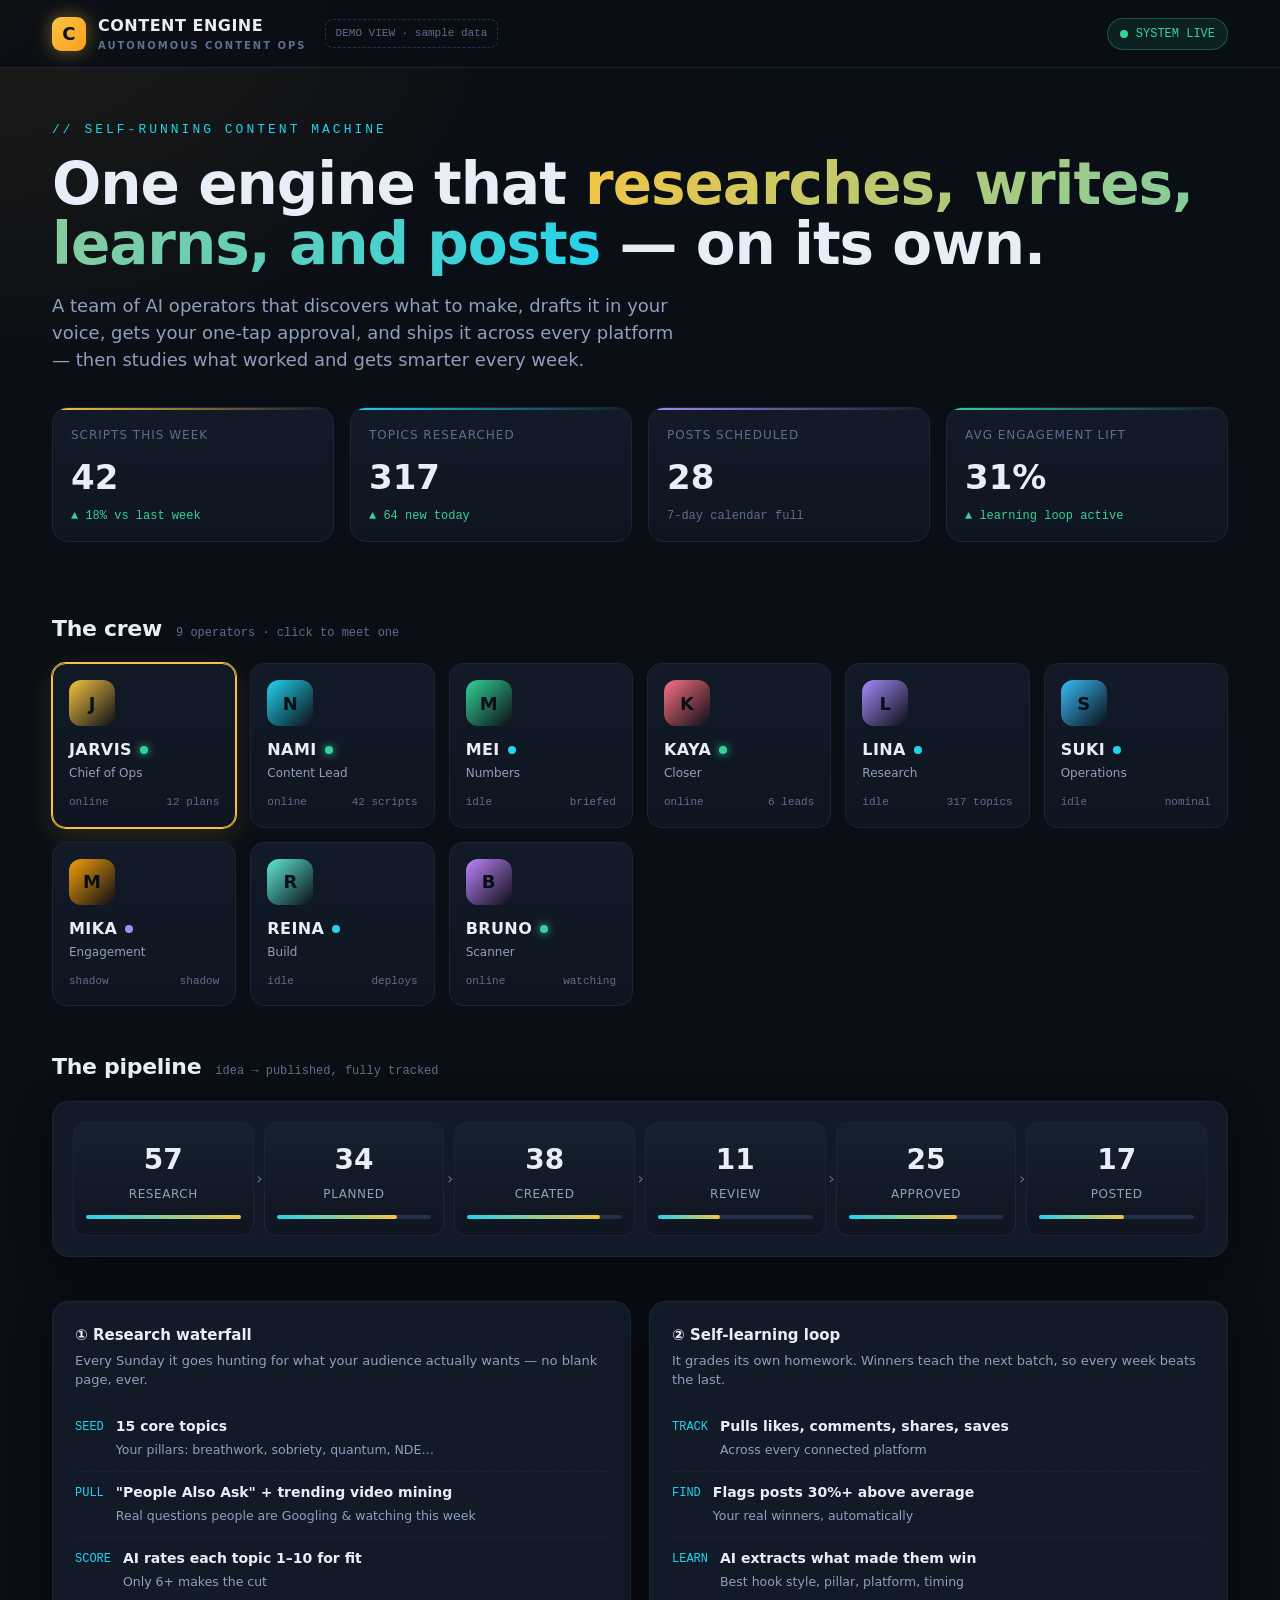
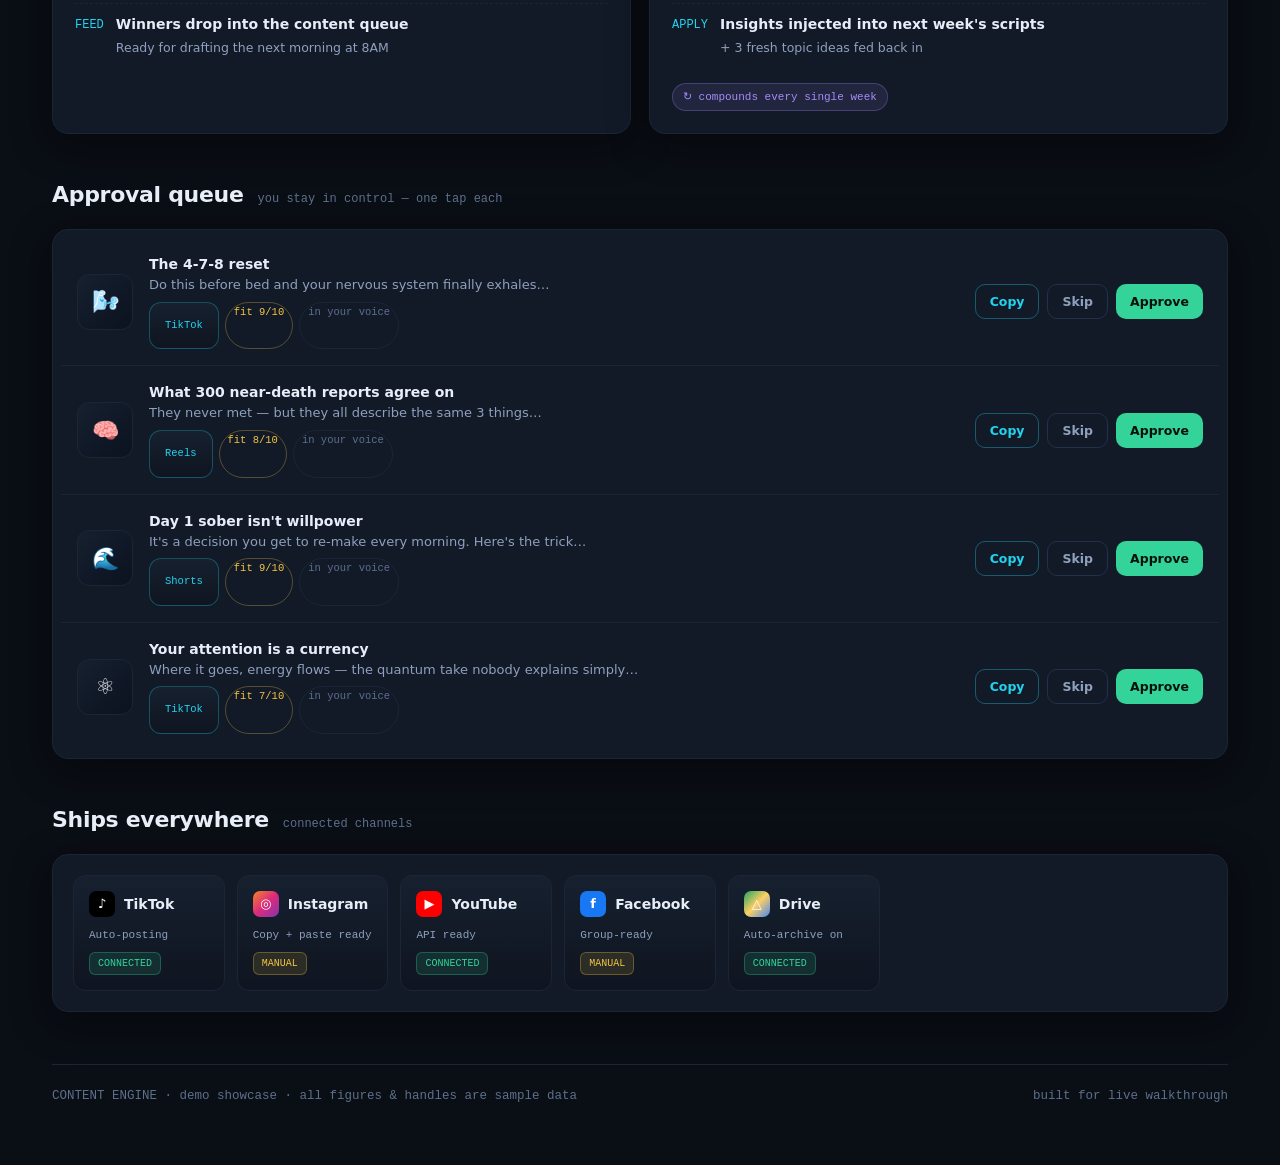
<file: content-engine-showcase.html>
<!DOCTYPE html>
<html lang="en">
<head>
<meta charset="UTF-8">
<meta name="viewport" content="width=device-width, initial-scale=1.0">
<title>Content Engine — Live Showcase</title>
<meta name="robots" content="noindex,nofollow">
<style>
  :root{
    --bg:#0a0e15;
    --bg2:#0f1520;
    --panel:#121a28;
    --panel2:#16202f;
    --line:#22304a;
    --line-soft:#1b2536;
    --txt:#e8eef7;
    --txt-dim:#8ea0bd;
    --txt-faint:#5d6f8c;
    --gold:#f5c542;
    --gold-dim:#c9a12f;
    --cyan:#22d3ee;
    --cyan-dim:#0ea5b7;
    --green:#34d399;
    --red:#f87171;
    --violet:#a78bfa;
    --shadow:0 10px 40px rgba(0,0,0,.45);
    --radius:16px;
    --mono:'SF Mono',ui-monospace,'JetBrains Mono',Menlo,Consolas,monospace;
    --sans:-apple-system,BlinkMacSystemFont,'Segoe UI',Roboto,Inter,system-ui,sans-serif;
  }
  *{box-sizing:border-box;margin:0;padding:0}
  html{scroll-behavior:smooth}
  body{
    background:
      radial-gradient(1200px 600px at 78% -10%, rgba(34,211,238,.10), transparent 60%),
      radial-gradient(1000px 700px at 0% 0%, rgba(245,197,66,.08), transparent 55%),
      var(--bg);
    color:var(--txt);
    font-family:var(--sans);
    line-height:1.5;
    -webkit-font-smoothing:antialiased;
    min-height:100vh;
    padding-bottom:60px;
  }
  .wrap{max-width:1220px;margin:0 auto;padding:0 22px}

  /* ---------- Top bar ---------- */
  header.topbar{
    position:sticky;top:0;z-index:50;
    background:rgba(10,14,21,.78);
    backdrop-filter:blur(14px);
    border-bottom:1px solid var(--line-soft);
  }
  .topbar-inner{display:flex;align-items:center;gap:18px;padding:14px 22px;max-width:1220px;margin:0 auto}
  .brand{display:flex;align-items:center;gap:12px;font-weight:800;letter-spacing:.5px}
  .brand .logo{
    width:34px;height:34px;border-radius:9px;
    background:linear-gradient(135deg,var(--gold),#ff9f1c);
    display:grid;place-items:center;color:#0a0e15;font-weight:900;font-size:18px;
    box-shadow:0 0 18px rgba(245,197,66,.45);
  }
  .brand small{display:block;font-size:10px;font-weight:600;color:var(--txt-faint);letter-spacing:2px;text-transform:uppercase}
  .live-pill{
    margin-left:auto;display:inline-flex;align-items:center;gap:8px;
    font-family:var(--mono);font-size:12px;color:var(--green);
    background:rgba(52,211,153,.10);border:1px solid rgba(52,211,153,.3);
    padding:6px 12px;border-radius:999px;
  }
  .dot{width:8px;height:8px;border-radius:50%;background:var(--green);box-shadow:0 0 0 0 rgba(52,211,153,.6);animation:pulse 1.8s infinite}
  @keyframes pulse{0%{box-shadow:0 0 0 0 rgba(52,211,153,.55)}70%{box-shadow:0 0 0 9px rgba(52,211,153,0)}100%{box-shadow:0 0 0 0 rgba(52,211,153,0)}}
  .demo-tag{font-family:var(--mono);font-size:11px;color:var(--txt-faint);border:1px dashed var(--line);padding:5px 10px;border-radius:8px}

  /* ---------- Hero ---------- */
  .hero{padding:52px 0 26px}
  .kicker{font-family:var(--mono);color:var(--cyan);font-size:13px;letter-spacing:3px;text-transform:uppercase;margin-bottom:14px}
  h1{font-size:clamp(34px,5vw,58px);line-height:1.04;font-weight:850;letter-spacing:-1px}
  h1 .grad{background:linear-gradient(120deg,var(--gold),var(--cyan));-webkit-background-clip:text;background-clip:text;-webkit-text-fill-color:transparent}
  .sub{margin-top:18px;max-width:640px;font-size:18px;color:var(--txt-dim)}

  /* ---------- KPI row ---------- */
  .kpis{display:grid;grid-template-columns:repeat(4,1fr);gap:16px;margin-top:34px}
  .kpi{
    background:linear-gradient(180deg,var(--panel),var(--bg2));
    border:1px solid var(--line-soft);border-radius:var(--radius);
    padding:18px 18px 16px;position:relative;overflow:hidden;
  }
  .kpi::before{content:"";position:absolute;inset:0 auto auto 0;width:100%;height:2px;background:linear-gradient(90deg,var(--gold),transparent)}
  .kpi.cyan::before{background:linear-gradient(90deg,var(--cyan),transparent)}
  .kpi.violet::before{background:linear-gradient(90deg,var(--violet),transparent)}
  .kpi.green::before{background:linear-gradient(90deg,var(--green),transparent)}
  .kpi .label{font-size:12px;color:var(--txt-faint);text-transform:uppercase;letter-spacing:1px}
  .kpi .num{font-size:34px;font-weight:850;margin-top:8px;font-variant-numeric:tabular-nums}
  .kpi .delta{font-family:var(--mono);font-size:12px;margin-top:4px;color:var(--green)}
  .kpi .delta.flat{color:var(--txt-faint)}

  section{margin-top:44px}
  .sec-head{display:flex;align-items:baseline;gap:14px;margin-bottom:18px}
  .sec-head h2{font-size:22px;font-weight:800;letter-spacing:-.3px}
  .sec-head .tag{font-family:var(--mono);font-size:12px;color:var(--txt-faint)}
  .card{background:var(--panel);border:1px solid var(--line-soft);border-radius:var(--radius);box-shadow:var(--shadow)}

  /* ---------- Bots ---------- */
  .bot-grid{display:grid;grid-template-columns:repeat(auto-fill,minmax(180px,1fr));gap:14px}
  .bot{
    background:linear-gradient(180deg,var(--panel),var(--bg2));
    border:1px solid var(--line-soft);border-radius:14px;padding:16px;
    cursor:pointer;transition:.18s transform,.18s border-color,.18s box-shadow;position:relative;
  }
  .bot:hover{transform:translateY(-3px);border-color:var(--line)}
  .bot.active{border-color:var(--gold);box-shadow:0 0 0 1px var(--gold),0 10px 30px rgba(245,197,66,.14)}
  .bot .av{
    width:46px;height:46px;border-radius:12px;display:grid;place-items:center;
    font-weight:850;font-size:18px;color:#0a0e15;margin-bottom:12px;
  }
  .bot .nm{font-weight:800;letter-spacing:.4px;display:flex;align-items:center;gap:8px}
  .bot .role{font-size:12px;color:var(--txt-dim);margin-top:2px}
  .stat-dot{width:8px;height:8px;border-radius:50%;display:inline-block}
  .s-online{background:var(--green);box-shadow:0 0 8px var(--green)}
  .s-idle{background:var(--cyan)}
  .s-shadow{background:var(--violet)}
  .bot .meta{margin-top:12px;font-family:var(--mono);font-size:11px;color:var(--txt-faint);display:flex;justify-content:space-between}

  /* ---------- Pipeline ---------- */
  .pipe{display:grid;grid-template-columns:repeat(6,1fr);gap:10px}
  .stage{
    background:linear-gradient(180deg,var(--panel2),var(--bg2));
    border:1px solid var(--line-soft);border-radius:12px;padding:16px 12px;text-align:center;position:relative;
  }
  .stage .cnt{font-size:28px;font-weight:850;font-variant-numeric:tabular-nums}
  .stage .st{font-size:12px;color:var(--txt-dim);margin-top:4px;text-transform:uppercase;letter-spacing:.6px}
  .stage .bar{height:4px;border-radius:4px;margin-top:12px;background:var(--line)}
  .stage .bar > i{display:block;height:100%;border-radius:4px;background:linear-gradient(90deg,var(--cyan),var(--gold))}
  .stage .arrow{position:absolute;right:-10px;top:50%;transform:translateY(-50%);color:var(--txt-faint);font-size:16px;z-index:2}
  .stage:last-child .arrow{display:none}

  /* ---------- Two-col flows ---------- */
  .cols{display:grid;grid-template-columns:1fr 1fr;gap:18px}
  .flow{padding:22px}
  .flow h3{font-size:15px;font-weight:800;margin-bottom:4px}
  .flow p.desc{color:var(--txt-dim);font-size:13px;margin-bottom:16px}
  .step{display:flex;gap:12px;align-items:flex-start;padding:10px 0;border-top:1px dashed var(--line-soft)}
  .step:first-of-type{border-top:none}
  .step .ix{font-family:var(--mono);color:var(--cyan);font-size:12px;min-width:26px;padding-top:2px}
  .step .body b{display:block;font-size:14px}
  .step .body span{font-size:12.5px;color:var(--txt-dim)}
  .loop-badge{display:inline-flex;gap:7px;align-items:center;font-family:var(--mono);font-size:11px;color:var(--violet);background:rgba(167,139,250,.1);border:1px solid rgba(167,139,250,.28);padding:5px 10px;border-radius:999px;margin-top:14px}

  /* ---------- Queue ---------- */
  .queue{padding:8px}
  .qitem{display:flex;gap:16px;align-items:center;padding:16px;border-bottom:1px solid var(--line-soft);transition:.35s opacity,.35s transform}
  .qitem:last-child{border-bottom:none}
  .qitem.gone{opacity:0;transform:translateX(24px);pointer-events:none}
  .qthumb{width:56px;height:56px;border-radius:12px;flex:none;display:grid;place-items:center;font-size:22px;background:linear-gradient(135deg,var(--panel2),#0b1220);border:1px solid var(--line-soft)}
  .qbody{flex:1;min-width:0}
  .qbody .tt{font-weight:700;font-size:14px}
  .qbody .cap{font-size:13px;color:var(--txt-dim);white-space:nowrap;overflow:hidden;text-overflow:ellipsis}
  .qbody .chips{margin-top:7px;display:flex;gap:6px;flex-wrap:wrap}
  .chip{font-family:var(--mono);font-size:10.5px;color:var(--txt-faint);border:1px solid var(--line-soft);padding:2px 8px;border-radius:999px}
  .chip.plat{color:var(--cyan);border-color:rgba(34,211,238,.3)}
  .chip.score{color:var(--gold);border-color:rgba(245,197,66,.3)}
  .qacts{display:flex;gap:8px;flex:none}
  .btn{font-family:var(--sans);font-weight:700;font-size:12.5px;border:none;border-radius:10px;padding:9px 14px;cursor:pointer;transition:.15s;color:#07110c}
  .btn.approve{background:var(--green)}
  .btn.approve:hover{filter:brightness(1.08)}
  .btn.skip{background:transparent;color:var(--txt-dim);border:1px solid var(--line)}
  .btn.skip:hover{color:var(--red);border-color:var(--red)}
  .btn.copy{background:transparent;color:var(--cyan);border:1px solid rgba(34,211,238,.35)}
  .btn.copy:hover{background:rgba(34,211,238,.1)}
  .toast{position:fixed;bottom:26px;left:50%;transform:translateX(-50%) translateY(30px);background:var(--panel);border:1px solid var(--line);color:var(--txt);padding:12px 20px;border-radius:12px;box-shadow:var(--shadow);opacity:0;transition:.3s;font-size:13.5px;z-index:80}
  .toast.show{opacity:1;transform:translateX(-50%) translateY(0)}

  /* ---------- Posting panel ---------- */
  .plat-grid{display:grid;grid-template-columns:repeat(auto-fill,minmax(150px,1fr));gap:12px;padding:20px}
  .plat{background:linear-gradient(180deg,var(--panel2),var(--bg2));border:1px solid var(--line-soft);border-radius:12px;padding:15px}
  .plat .pn{display:flex;align-items:center;gap:9px;font-weight:700;font-size:14px}
  .plat .pico{width:26px;height:26px;border-radius:7px;display:grid;place-items:center;font-size:13px;color:#fff}
  .plat .pstatus{margin-top:10px;font-family:var(--mono);font-size:11px}
  .badge{display:inline-block;font-family:var(--mono);font-size:10px;padding:3px 8px;border-radius:6px;margin-top:8px}
  .badge.on{background:rgba(52,211,153,.12);color:var(--green);border:1px solid rgba(52,211,153,.3)}
  .badge.warn{background:rgba(245,197,66,.12);color:var(--gold);border:1px solid rgba(245,197,66,.3)}

  footer{margin-top:52px;padding-top:22px;border-top:1px solid var(--line-soft);color:var(--txt-faint);font-size:12.5px;font-family:var(--mono);display:flex;justify-content:space-between;flex-wrap:wrap;gap:10px}

  @media(max-width:860px){
    .kpis{grid-template-columns:repeat(2,1fr)}
    .pipe{grid-template-columns:repeat(3,1fr)}
    .cols{grid-template-columns:1fr}
    .qbody .cap{white-space:normal}
    .stage .arrow{display:none}
  }
</style>
</head>
<body>

<header class="topbar">
  <div class="topbar-inner">
    <div class="brand">
      <div class="logo">C</div>
      <div>CONTENT ENGINE<small>Autonomous content ops</small></div>
    </div>
    <span class="demo-tag">DEMO VIEW · sample data</span>
    <span class="live-pill"><span class="dot"></span>SYSTEM LIVE</span>
  </div>
</header>

<div class="wrap">

  <!-- HERO -->
  <div class="hero">
    <div class="kicker">// self-running content machine</div>
    <h1>One engine that <span class="grad">researches, writes,<br>learns, and posts</span> — on its own.</h1>
    <p class="sub">A team of AI operators that discovers what to make, drafts it in your voice, gets your one-tap approval, and ships it across every platform — then studies what worked and gets smarter every week.</p>

    <div class="kpis">
      <div class="kpi">
        <div class="label">Scripts this week</div>
        <div class="num" data-count="42">0</div>
        <div class="delta">▲ 18% vs last week</div>
      </div>
      <div class="kpi cyan">
        <div class="label">Topics researched</div>
        <div class="num" data-count="317">0</div>
        <div class="delta">▲ 64 new today</div>
      </div>
      <div class="kpi violet">
        <div class="label">Posts scheduled</div>
        <div class="num" data-count="28">0</div>
        <div class="delta flat">7-day calendar full</div>
      </div>
      <div class="kpi green">
        <div class="label">Avg engagement lift</div>
        <div class="num"><span data-count="31">0</span>%</div>
        <div class="delta">▲ learning loop active</div>
      </div>
    </div>
  </div>

  <!-- BOTS -->
  <section>
    <div class="sec-head">
      <h2>The crew</h2>
      <span class="tag">9 operators · click to meet one</span>
    </div>
    <div class="bot-grid" id="botGrid"></div>
  </section>

  <!-- PIPELINE -->
  <section>
    <div class="sec-head">
      <h2>The pipeline</h2>
      <span class="tag">idea → published, fully tracked</span>
    </div>
    <div class="card" style="padding:20px">
      <div class="pipe" id="pipe"></div>
    </div>
  </section>

  <!-- FLOWS -->
  <section>
    <div class="cols">
      <div class="card flow">
        <h3>① Research waterfall</h3>
        <p class="desc">Every Sunday it goes hunting for what your audience actually wants — no blank page, ever.</p>
        <div class="step"><span class="ix">SEED</span><div class="body"><b>15 core topics</b><span>Your pillars: breathwork, sobriety, quantum, NDE…</span></div></div>
        <div class="step"><span class="ix">PULL</span><div class="body"><b>"People Also Ask" + trending video mining</b><span>Real questions people are Googling & watching this week</span></div></div>
        <div class="step"><span class="ix">SCORE</span><div class="body"><b>AI rates each topic 1–10 for fit</b><span>Only 6+ makes the cut</span></div></div>
        <div class="step"><span class="ix">FEED</span><div class="body"><b>Winners drop into the content queue</b><span>Ready for drafting the next morning at 8AM</span></div></div>
      </div>

      <div class="card flow">
        <h3>② Self-learning loop</h3>
        <p class="desc">It grades its own homework. Winners teach the next batch, so every week beats the last.</p>
        <div class="step"><span class="ix">TRACK</span><div class="body"><b>Pulls likes, comments, shares, saves</b><span>Across every connected platform</span></div></div>
        <div class="step"><span class="ix">FIND</span><div class="body"><b>Flags posts 30%+ above average</b><span>Your real winners, automatically</span></div></div>
        <div class="step"><span class="ix">LEARN</span><div class="body"><b>AI extracts what made them win</b><span>Best hook style, pillar, platform, timing</span></div></div>
        <div class="step"><span class="ix">APPLY</span><div class="body"><b>Insights injected into next week's scripts</b><span>+ 3 fresh topic ideas fed back in</span></div></div>
        <div class="loop-badge">↻ compounds every single week</div>
      </div>
    </div>
  </section>

  <!-- QUEUE -->
  <section>
    <div class="sec-head">
      <h2>Approval queue</h2>
      <span class="tag">you stay in control — one tap each</span>
    </div>
    <div class="card queue" id="queue"></div>
  </section>

  <!-- POSTING -->
  <section>
    <div class="sec-head">
      <h2>Ships everywhere</h2>
      <span class="tag">connected channels</span>
    </div>
    <div class="card">
      <div class="plat-grid" id="platGrid"></div>
    </div>
  </section>

  <footer>
    <span>CONTENT ENGINE · demo showcase · all figures &amp; handles are sample data</span>
    <span>built for live walkthrough</span>
  </footer>
</div>

<div class="toast" id="toast"></div>

<script>
/* ---------- Data (all demo / non-sensitive) ---------- */
const BOTS = [
  {id:'jarvis', nm:'JARVIS', role:'Chief of Ops', c:'#f5c542', s:'online', a:'12 plans'},
  {id:'nami',   nm:'NAMI',   role:'Content Lead', c:'#22d3ee', s:'online', a:'42 scripts'},
  {id:'mei',    nm:'MEI',    role:'Numbers',      c:'#34d399', s:'idle',   a:'briefed'},
  {id:'kaya',   nm:'KAYA',   role:'Closer',       c:'#fb7185', s:'online', a:'6 leads'},
  {id:'lina',   nm:'LINA',   role:'Research',     c:'#a78bfa', s:'idle',   a:'317 topics'},
  {id:'suki',   nm:'SUKI',   role:'Operations',   c:'#38bdf8', s:'idle',   a:'nominal'},
  {id:'mika',   nm:'MIKA',   role:'Engagement',   c:'#f59e0b', s:'shadow', a:'shadow'},
  {id:'reina',  nm:'REINA',  role:'Build',        c:'#5eead4', s:'idle',   a:'deploys'},
  {id:'bruno',  nm:'BRUNO',  role:'Scanner',      c:'#c084fc', s:'online', a:'watching'},
];
const STAGES = [
  {st:'Research', n:64, p:100},
  {st:'Planned',  n:38, p:78},
  {st:'Created',  n:42, p:86},
  {st:'Review',   n:12, p:40},
  {st:'Approved', n:28, p:70},
  {st:'Posted',   n:19, p:55},
];
const QUEUE = [
  {ic:'🌬️', tt:'The 4-7-8 reset', cap:'Do this before bed and your nervous system finally exhales…', plat:'TikTok', score:9},
  {ic:'🧠', tt:'What 300 near-death reports agree on', cap:'They never met — but they all describe the same 3 things…', plat:'Reels', score:8},
  {ic:'🌊', tt:'Day 1 sober isn\'t willpower', cap:'It\'s a decision you get to re-make every morning. Here\'s the trick…', plat:'Shorts', score:9},
  {ic:'⚛️', tt:'Your attention is a currency', cap:'Where it goes, energy flows — the quantum take nobody explains simply…', plat:'TikTok', score:7},
];
const PLATS = [
  {n:'TikTok',    ic:'♪', bg:'#000', status:'Auto-posting', badge:'CONNECTED', bc:'on'},
  {n:'Instagram', ic:'◎', bg:'linear-gradient(135deg,#f58529,#dd2a7b,#8134af)', status:'Copy + paste ready', badge:'MANUAL', bc:'warn'},
  {n:'YouTube',   ic:'▶', bg:'#ff0000', status:'API ready', badge:'CONNECTED', bc:'on'},
  {n:'Facebook',  ic:'f', bg:'#1877f2', status:'Group-ready', badge:'MANUAL', bc:'warn'},
  {n:'Drive',     ic:'△', bg:'linear-gradient(135deg,#1da462,#ffcf63,#4688f4)', status:'Auto-archive on', badge:'CONNECTED', bc:'on'},
];

/* ---------- Render bots ---------- */
const botGrid = document.getElementById('botGrid');
BOTS.forEach((b,i)=>{
  const el = document.createElement('div');
  el.className = 'bot' + (i===0?' active':'');
  el.innerHTML = `
    <div class="av" style="background:linear-gradient(135deg,${b.c},#0a0e15)">${b.nm[0]}</div>
    <div class="nm">${b.nm} <span class="stat-dot s-${b.s}"></span></div>
    <div class="role">${b.role}</div>
    <div class="meta"><span>${b.s}</span><span>${b.a}</span></div>`;
  el.onclick = ()=>{
    document.querySelectorAll('.bot').forEach(x=>x.classList.remove('active'));
    el.classList.add('active');
    toast(`${b.nm} online — ${b.role}`);
  };
  botGrid.appendChild(el);
});

/* ---------- Render pipeline ---------- */
const pipe = document.getElementById('pipe');
STAGES.forEach(s=>{
  const el=document.createElement('div');
  el.className='stage';
  el.innerHTML=`<div class="cnt" data-count="${s.n}">0</div><div class="st">${s.st}</div>
    <div class="bar"><i style="width:0" data-w="${s.p}"></i></div><div class="arrow">›</div>`;
  pipe.appendChild(el);
});

/* ---------- Render queue ---------- */
const queue = document.getElementById('queue');
QUEUE.forEach(q=>{
  const el=document.createElement('div');
  el.className='qitem';
  el.innerHTML=`
    <div class="qthumb">${q.ic}</div>
    <div class="qbody">
      <div class="tt">${q.tt}</div>
      <div class="cap">${q.cap}</div>
      <div class="chips"><span class="chip plat">${q.plat}</span><span class="chip score">fit ${q.score}/10</span><span class="chip">in your voice</span></div>
    </div>
    <div class="qacts">
      <button class="btn copy">Copy</button>
      <button class="btn skip">Skip</button>
      <button class="btn approve">Approve</button>
    </div>`;
  el.querySelector('.approve').onclick=()=>{el.classList.add('gone');toast('✓ Approved & scheduled');};
  el.querySelector('.skip').onclick=()=>{el.classList.add('gone');toast('Skipped');};
  el.querySelector('.copy').onclick=()=>{toast('📋 Caption copied');};
  queue.appendChild(el);
});

/* ---------- Render platforms ---------- */
const platGrid=document.getElementById('platGrid');
PLATS.forEach(p=>{
  const el=document.createElement('div');
  el.className='plat';
  el.innerHTML=`<div class="pn"><span class="pico" style="background:${p.bg}">${p.ic}</span>${p.n}</div>
    <div class="pstatus" style="color:var(--txt-dim)">${p.status}</div>
    <span class="badge ${p.bc}">${p.badge}</span>`;
  platGrid.appendChild(el);
});

/* ---------- Toast ---------- */
let toastT;
function toast(msg){
  const t=document.getElementById('toast');
  t.textContent=msg;t.classList.add('show');
  clearTimeout(toastT);toastT=setTimeout(()=>t.classList.remove('show'),1900);
}

/* ---------- Count-up + bar animations on view ---------- */
function animateCount(el){
  const target=+el.dataset.count;const dur=1100;const t0=performance.now();
  function step(now){
    const k=Math.min(1,(now-t0)/dur);
    el.textContent=Math.round(target*(1-Math.pow(1-k,3)));
    if(k<1)requestAnimationFrame(step);
  }
  requestAnimationFrame(step);
}
const io=new IntersectionObserver((entries)=>{
  entries.forEach(e=>{
    if(!e.isIntersecting)return;
    if(e.target.dataset.count!==undefined){animateCount(e.target);}
    if(e.target.dataset.w!==undefined){e.target.style.transition='width 1.1s cubic-bezier(.2,.8,.2,1)';e.target.style.width=e.target.dataset.w+'%';}
    io.unobserve(e.target);
  });
},{threshold:.4});
document.querySelectorAll('[data-count],[data-w]').forEach(el=>io.observe(el));
</script>
</body>
</html>
</file>
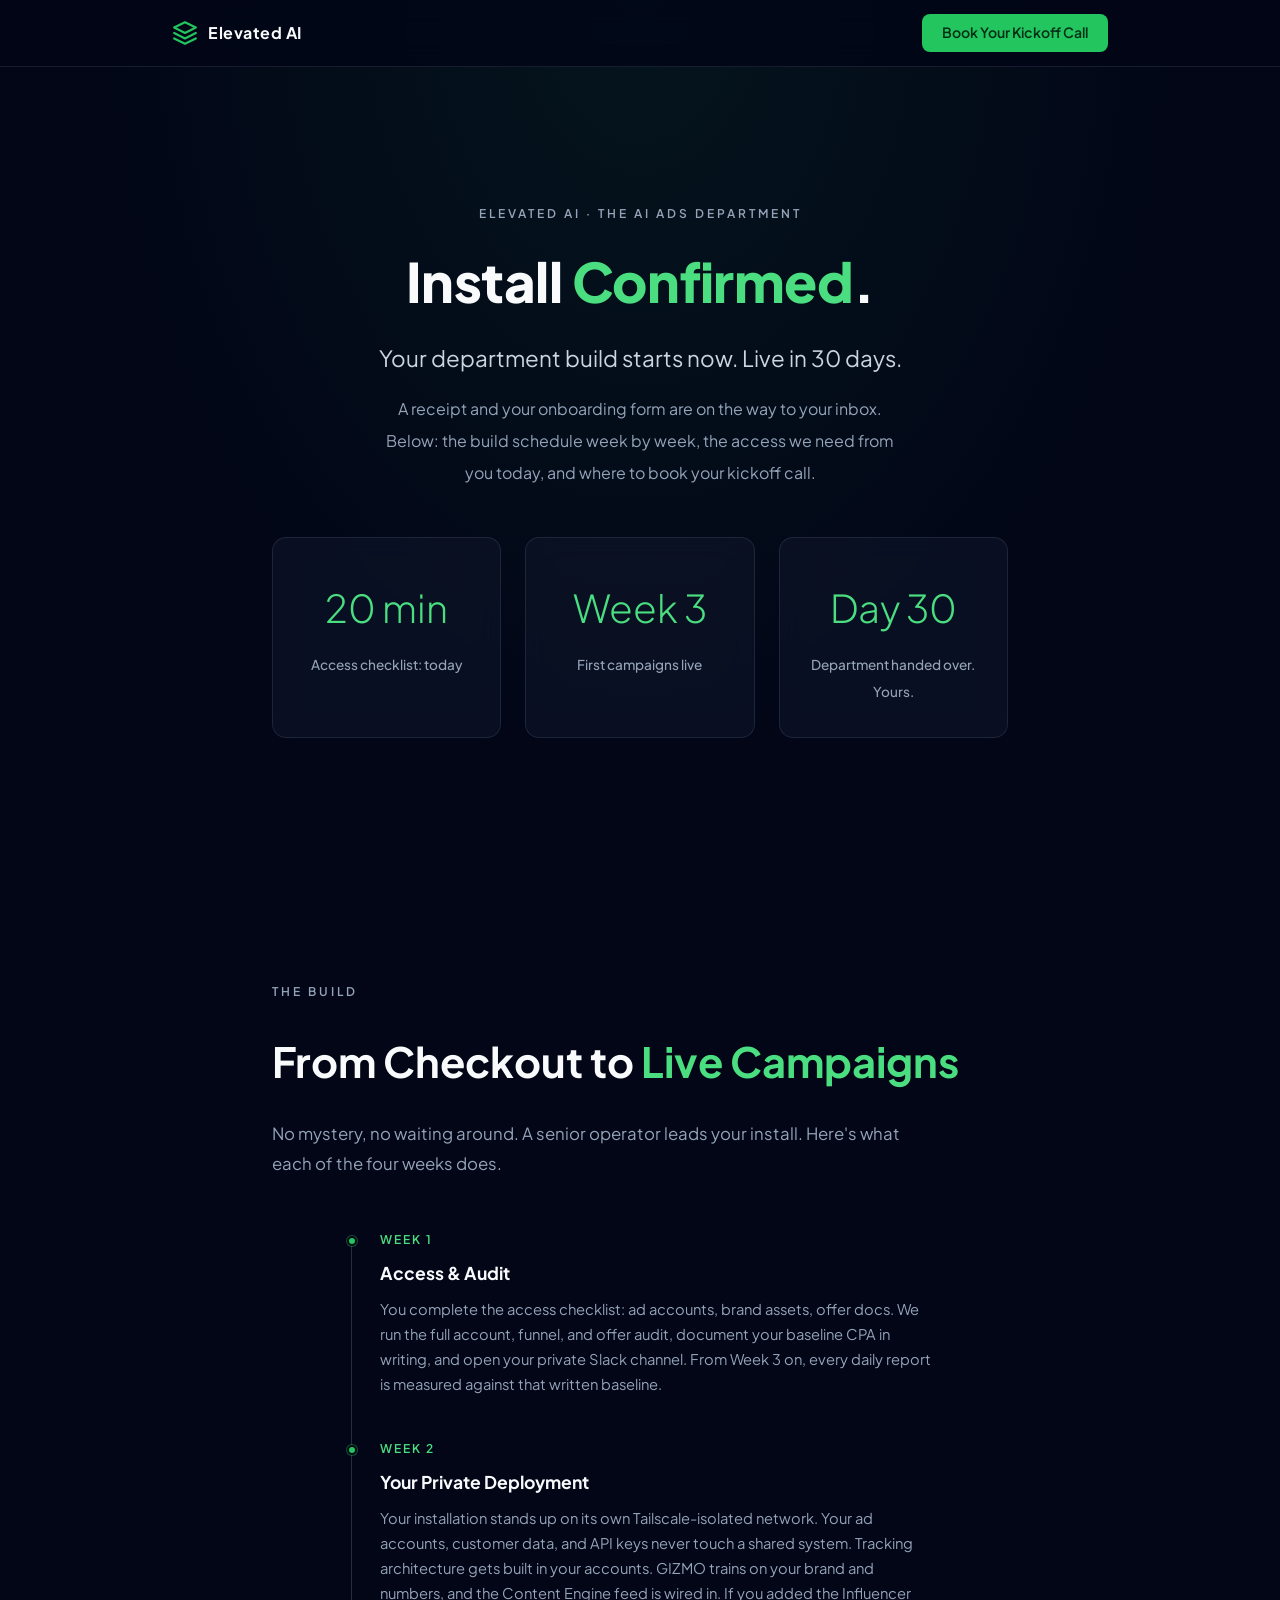
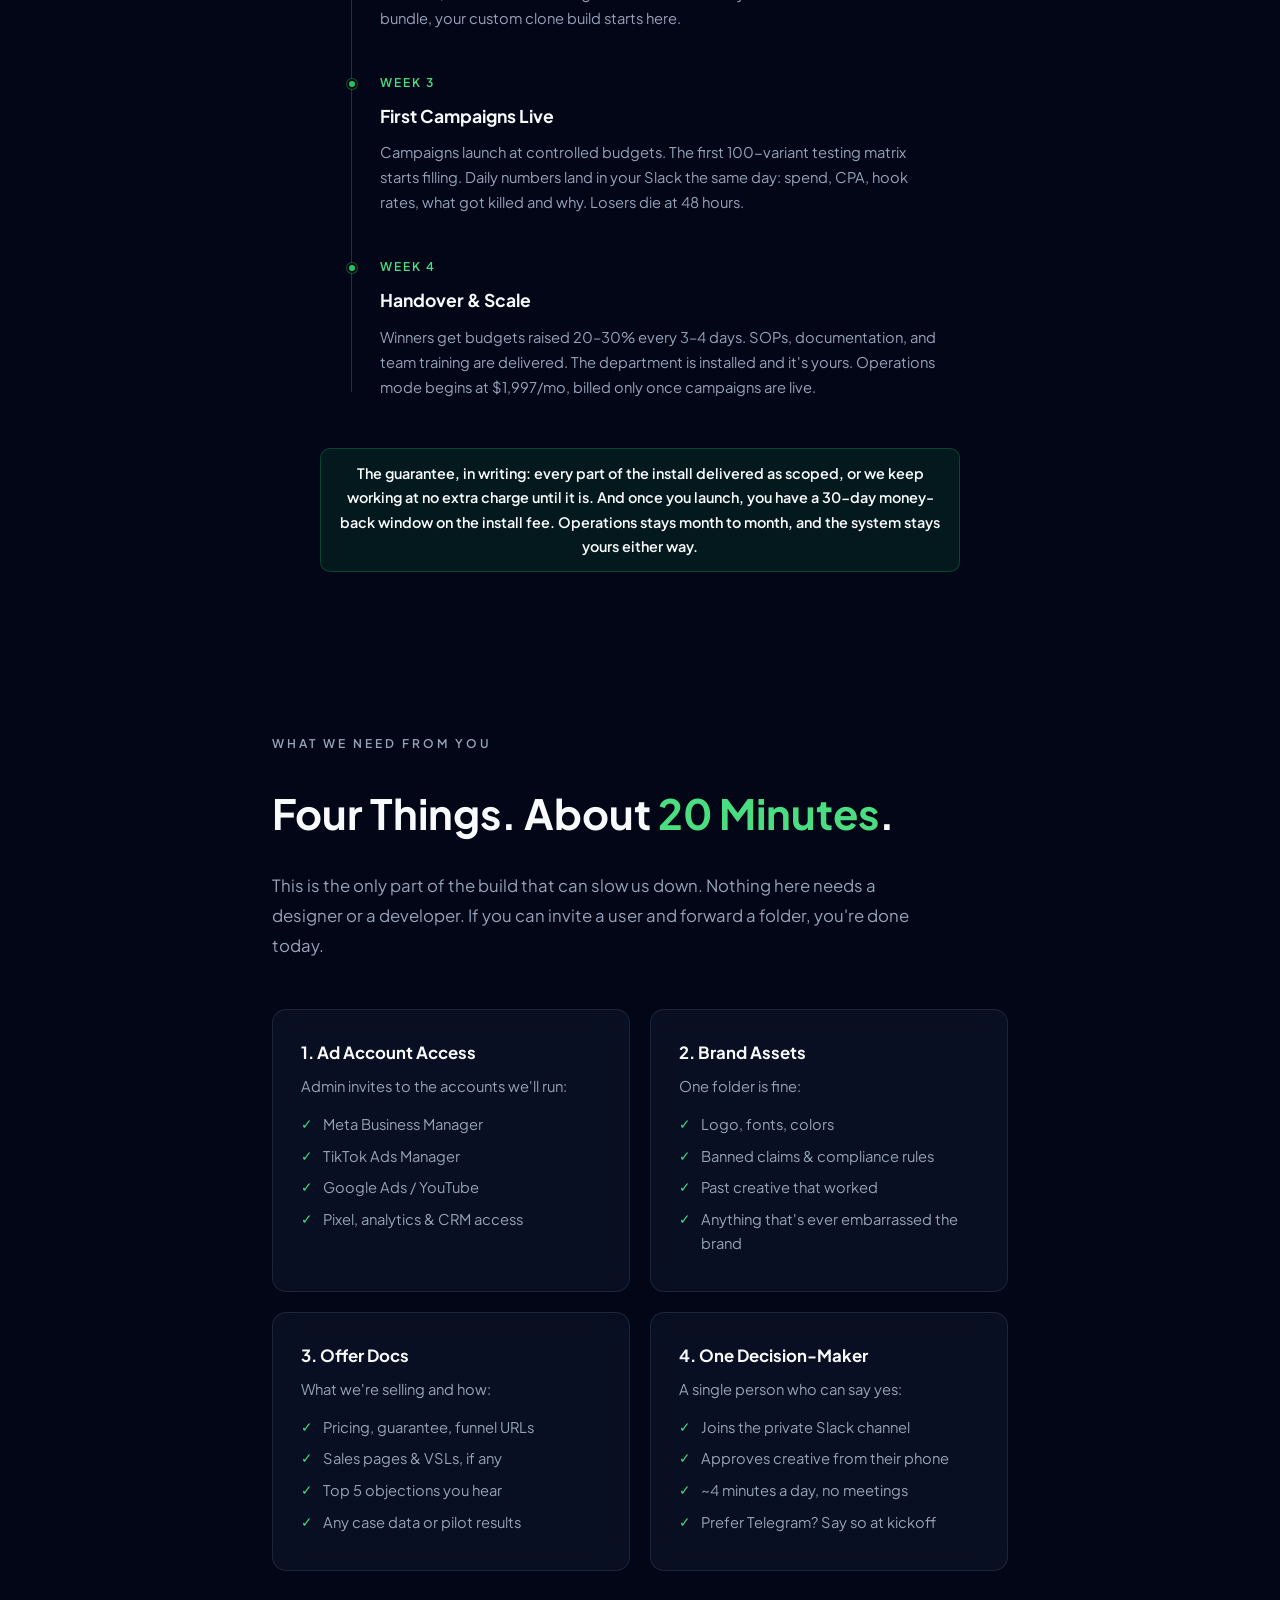
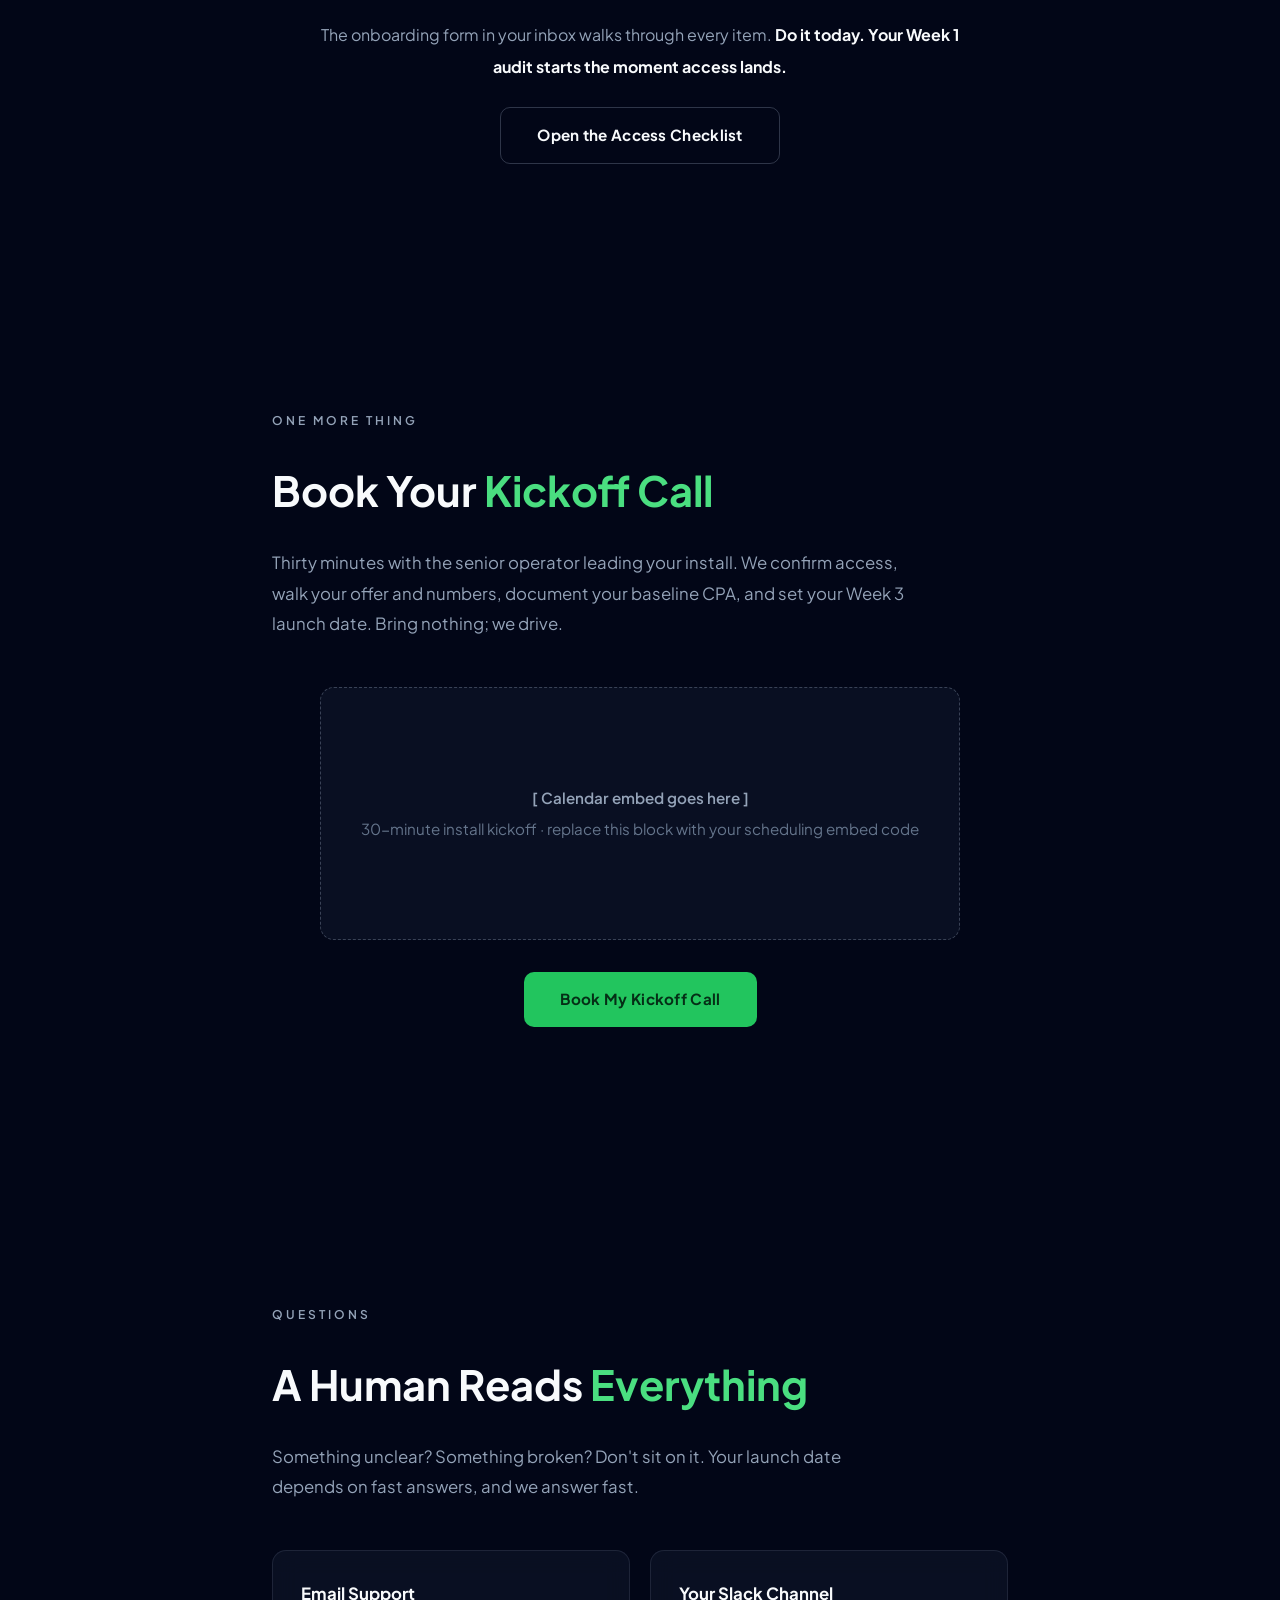
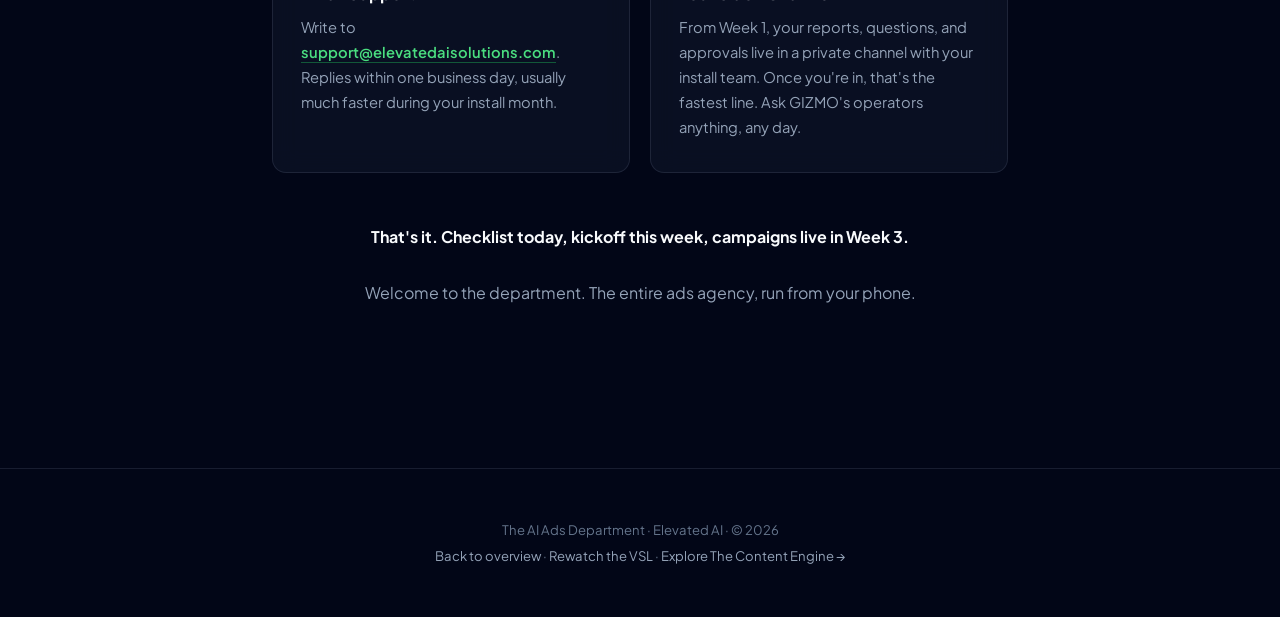
<file: ads-system/thank-you.html>
<!DOCTYPE html>
<html lang="en">
<head>
<meta charset="UTF-8">
<meta name="viewport" content="width=device-width, initial-scale=1.0">
<meta name="robots" content="noindex">
<meta name="description" content="Install confirmed. Here's your 30-day build schedule, the access checklist we need from you today, and where to book your kickoff call.">
<title>Install Confirmed | The AI Ads Department</title>
<link rel="preconnect" href="https://fonts.googleapis.com">
<link rel="preconnect" href="https://fonts.gstatic.com" crossorigin>
<link href="https://fonts.googleapis.com/css2?family=Plus+Jakarta+Sans:wght@300;400;500;600;700;800&display=swap" rel="stylesheet">
<style>
*, *::before, *::after { margin: 0; padding: 0; box-sizing: border-box; }

html { scroll-behavior: smooth; }

body {
  font-family: 'Plus Jakarta Sans', system-ui, -apple-system, 'Segoe UI', sans-serif;
  background: #020617;
  color: #f8fafc;
  font-size: 19px;
  line-height: 2.0;
  -webkit-font-smoothing: antialiased;
}

h1, h2, h3, h4 { line-height: 1.3; }

.container {
  max-width: 800px;
  margin: 0 auto;
  padding: 0 32px;
}

.accent { color: #4ADE80; }

/* Fade-in animation */
.fade-in {
  opacity: 0;
  transform: translateY(24px);
  transition: opacity 0.8s ease, transform 0.8s ease;
}
.fade-in.visible {
  opacity: 1;
  transform: translateY(0);
}
.fade-in.d1 { transition-delay: 0.1s; }
.fade-in.d2 { transition-delay: 0.2s; }
.fade-in.d3 { transition-delay: 0.3s; }
.fade-in.d4 { transition-delay: 0.4s; }

/* NAV */
.site-nav {
  position: fixed;
  top: 0; left: 0; right: 0;
  z-index: 100;
  background: rgba(2, 6, 23, 0.8);
  backdrop-filter: blur(12px);
  -webkit-backdrop-filter: blur(12px);
  border-bottom: 1px solid rgba(148, 163, 184, 0.15);
}
.nav-inner {
  max-width: 1000px;
  margin: 0 auto;
  padding: 14px 32px;
  display: flex;
  align-items: center;
  justify-content: space-between;
  gap: 16px;
}
.nav-brand {
  display: flex;
  align-items: center;
  gap: 10px;
  text-decoration: none;
}
.nav-brand svg { display: block; }
.nav-wordmark {
  font-size: 1rem;
  font-weight: 700;
  letter-spacing: 0.5px;
  color: #f8fafc;
  line-height: 1;
}
.nav-links {
  display: flex;
  align-items: center;
  gap: 20px;
}
.nav-links .nav-cta {
  font-size: 0.88rem;
  font-weight: 600;
  text-decoration: none;
  line-height: 1.4;
  background: #22C55E;
  color: #052e16;
  padding: 9px 20px;
  border-radius: 8px;
  transition: background 0.3s, transform 0.3s;
}
.nav-links .nav-cta:hover {
  background: #4ADE80;
  color: #052e16;
  transform: translateY(-1px);
}

/* BUTTONS */
.btn {
  display: inline-block;
  background: #22C55E;
  color: #052e16;
  font-size: 0.95rem;
  font-weight: 700;
  letter-spacing: 0.3px;
  padding: 16px 36px;
  border-radius: 10px;
  text-decoration: none;
  line-height: 1.5;
  transition: transform 0.3s, background 0.3s, border-color 0.3s, box-shadow 0.3s;
}
.btn:hover {
  transform: translateY(-2px);
  background: #4ADE80;
  box-shadow: 0 0 24px rgba(34, 197, 94, 0.25);
}
.btn-ghost {
  background: transparent;
  color: #f8fafc;
  border: 1px solid rgba(148, 163, 184, 0.3);
}
.btn-ghost:hover {
  background: rgba(15, 23, 42, 0.6);
  border-color: rgba(34, 197, 94, 0.5);
  box-shadow: none;
}

/* HERO */
.hero {
  min-height: 100vh;
  display: flex;
  align-items: center;
  justify-content: center;
  text-align: center;
  padding: 120px 32px 80px;
  background: radial-gradient(ellipse at 50% 0%, rgba(34, 197, 94, 0.08), transparent 60%);
}
.hero .brand-label {
  font-size: 12px;
  font-weight: 600;
  letter-spacing: 3px;
  text-transform: uppercase;
  color: #94a3b8;
  margin-bottom: 20px;
}
.hero h1 {
  font-size: clamp(2.4rem, 5vw, 3.4rem);
  font-weight: 800;
  letter-spacing: -0.5px;
  margin-bottom: 20px;
  color: #f8fafc;
}
.hero .subtitle {
  font-size: clamp(1.1rem, 2.5vw, 1.4rem);
  font-weight: 400;
  color: #cbd5e1;
  margin-bottom: 12px;
}
.hero .sub-desc {
  font-size: 1rem;
  color: #94a3b8;
  max-width: 520px;
  margin: 0 auto;
}

/* SECTIONS */
section {
  min-height: 100vh;
  display: flex;
  align-items: center;
  padding: 80px 32px;
}
section .container {
  width: 100%;
}

.section-label {
  font-size: 12px;
  font-weight: 600;
  letter-spacing: 3px;
  text-transform: uppercase;
  color: #94a3b8;
  margin-bottom: 16px;
}
.section-title {
  font-size: clamp(2rem, 4vw, 2.6rem);
  font-weight: 700;
  margin-bottom: 16px;
  color: #f8fafc;
}
.section-subtitle {
  font-size: 1.05rem;
  color: #94a3b8;
  max-width: 640px;
  margin-bottom: 48px;
  line-height: 1.8;
}

/* STAT BLOCK */
.stat-row {
  display: grid;
  grid-template-columns: repeat(3, 1fr);
  gap: 24px;
  margin: 48px 0 0;
}
.stat-item {
  text-align: center;
  padding: 32px 16px;
  background: rgba(15, 23, 42, 0.6);
  border: 1px solid rgba(148, 163, 184, 0.15);
  backdrop-filter: blur(12px);
  -webkit-backdrop-filter: blur(12px);
  border-radius: 14px;
  transition: border-color 0.3s, transform 0.3s, box-shadow 0.3s;
}
.stat-item:hover {
  border-color: rgba(34, 197, 94, 0.4);
  transform: translateY(-3px);
  box-shadow: 0 0 24px rgba(34, 197, 94, 0.12);
}
.stat-number {
  font-size: 2.4rem;
  font-weight: 300;
  color: #4ADE80;
  margin-bottom: 4px;
}
.stat-label {
  font-size: 0.85rem;
  color: #94a3b8;
  font-weight: 500;
}

/* COPY BLOCKS */
.copy-block {
  max-width: 640px;
  margin: 0 auto;
}
.copy-block p {
  color: #94a3b8;
  margin-bottom: 24px;
  font-size: 1rem;
}
.copy-block p strong { color: #f8fafc; }

/* TIMELINE */
.timeline {
  max-width: 600px;
  margin: 0 auto;
  position: relative;
  padding-left: 40px;
}
.timeline::before {
  content: '';
  position: absolute;
  left: 11px; top: 8px; bottom: 8px;
  width: 1px;
  background: rgba(148, 163, 184, 0.25);
}
.timeline-item {
  margin-bottom: 40px;
  position: relative;
}
.timeline-item:last-child { margin-bottom: 0; }
.timeline-dot {
  position: absolute;
  left: -33px; top: 8px;
  width: 10px; height: 10px;
  border-radius: 50%;
  background: #22C55E;
  border: 2px solid #020617;
  box-shadow: 0 0 0 1px rgba(34, 197, 94, 0.4);
}
.timeline-label {
  font-size: 0.75rem;
  font-weight: 600;
  letter-spacing: 2px;
  text-transform: uppercase;
  color: #4ADE80;
  margin-bottom: 4px;
}
.timeline-title {
  font-size: 1.1rem;
  font-weight: 700;
  margin-bottom: 6px;
  color: #f8fafc;
}
.timeline-desc {
  color: #94a3b8;
  font-size: 0.92rem;
  line-height: 1.7;
}
.timeline-desc a {
  color: #4ADE80;
  font-weight: 600;
  text-decoration: none;
  border-bottom: 1px solid rgba(34, 197, 94, 0.4);
  padding-bottom: 1px;
}
.timeline-desc a:hover { opacity: 0.7; }

/* GUARANTEE CHIP */
.guarantee-chip {
  font-size: 0.9rem;
  font-weight: 600;
  color: #f8fafc;
  padding: 12px 18px;
  background: rgba(34, 197, 94, 0.1);
  border: 1px solid rgba(34, 197, 94, 0.25);
  border-radius: 10px;
  display: inline-block;
  max-width: 640px;
  line-height: 1.7;
}

/* CHECKLIST CARDS */
.cards-grid {
  display: grid;
  grid-template-columns: repeat(2, 1fr);
  gap: 20px;
  margin-top: 40px;
}
.card {
  background: rgba(15, 23, 42, 0.6);
  border: 1px solid rgba(148, 163, 184, 0.15);
  backdrop-filter: blur(12px);
  -webkit-backdrop-filter: blur(12px);
  border-radius: 14px;
  padding: 32px 28px;
  transition: transform 0.3s, border-color 0.3s, box-shadow 0.3s;
}
.card:hover {
  transform: translateY(-3px);
  border-color: rgba(34, 197, 94, 0.4);
  box-shadow: 0 0 24px rgba(34, 197, 94, 0.12);
}
.card h3 {
  font-size: 1.05rem;
  font-weight: 700;
  margin-bottom: 10px;
  color: #f8fafc;
}
.card p {
  color: #94a3b8;
  font-size: 0.92rem;
  line-height: 1.7;
}
.card a {
  color: #4ADE80;
  font-weight: 600;
  text-decoration: none;
  border-bottom: 1px solid rgba(34, 197, 94, 0.4);
  padding-bottom: 1px;
}
.card a:hover { opacity: 0.7; }
.card ul {
  list-style: none;
  margin-top: 10px;
}
.card li {
  color: #94a3b8;
  font-size: 0.92rem;
  padding: 4px 0 4px 22px;
  position: relative;
  line-height: 1.6;
}
.card li::before {
  content: '\2713';
  position: absolute;
  left: 0;
  color: #4ADE80;
  font-weight: 600;
  font-size: 0.85rem;
}

/* CALENDAR EMBED PLACEHOLDER */
.embed-placeholder {
  max-width: 640px;
  margin: 0 auto;
  border: 1px dashed rgba(148, 163, 184, 0.35);
  border-radius: 14px;
  background: rgba(15, 23, 42, 0.6);
  padding: 96px 32px;
  text-align: center;
  color: #64748b;
  font-size: 0.95rem;
  line-height: 1.8;
}
.embed-placeholder strong {
  display: block;
  color: #94a3b8;
  font-weight: 600;
  margin-bottom: 4px;
}

/* FOOTER */
footer {
  text-align: center;
  padding: 48px 32px;
  border-top: 1px solid rgba(148, 163, 184, 0.15);
  color: #64748b;
  font-size: 0.82rem;
}
footer a {
  color: #94a3b8;
  text-decoration: none;
  transition: color 0.3s;
}
footer a:hover { color: #4ADE80; }

/* RESPONSIVE */
@media (max-width: 768px) {
  section { padding: 60px 24px; min-height: auto; min-height: 100vh; }
  .stat-row { grid-template-columns: 1fr; gap: 16px; }
  .cards-grid { grid-template-columns: 1fr; }
  .embed-placeholder { padding: 64px 24px; }
}

@media (max-width: 480px) {
  body { font-size: 17px; }
  .hero { padding: 110px 20px 60px; }
  .hero h1 { font-size: 2rem; }
}
</style>
</head>
<body>

<!-- NAV -->
<nav class="site-nav">
  <div class="nav-inner">
    <a class="nav-brand" href="index.html" aria-label="Elevated AI home">
      <svg width="26" height="26" viewBox="0 0 24 24" fill="none" stroke="#22C55E" stroke-width="2" stroke-linecap="round" stroke-linejoin="round" aria-hidden="true">
        <path d="M12 2 2 7l10 5 10-5-10-5z"></path>
        <path d="M2 12l10 5 10-5"></path>
        <path d="M2 17l10 5 10-5"></path>
      </svg>
      <span class="nav-wordmark">Elevated AI</span>
    </a>
    <div class="nav-links">
      <a href="https://cal.com/REPLACE_ELEVATED_AI/kickoff-call" class="nav-cta">Book Your Kickoff Call</a>
    </div>
  </div>
</nav>

<!-- HERO -->
<section class="hero">
  <div class="container">
    <div class="fade-in">
      <div class="brand-label">Elevated AI &middot; The AI Ads Department</div>
      <h1>Install <span class="accent">Confirmed</span>.</h1>
    </div>
    <div class="fade-in d1">
      <p class="subtitle">Your department build starts now. Live in 30 days.</p>
    </div>
    <div class="fade-in d2">
      <p class="sub-desc">A receipt and your onboarding form are on the way to your inbox. Below: the build schedule week by week, the access we need from you today, and where to book your kickoff call.</p>
    </div>

    <div class="stat-row fade-in d3">
      <div class="stat-item">
        <div class="stat-number">20 min</div>
        <div class="stat-label">Access checklist: today</div>
      </div>
      <div class="stat-item">
        <div class="stat-number">Week 3</div>
        <div class="stat-label">First campaigns live</div>
      </div>
      <div class="stat-item">
        <div class="stat-number">Day 30</div>
        <div class="stat-label">Department handed over. Yours.</div>
      </div>
    </div>
  </div>
</section>

<!-- THE BUILD SCHEDULE -->
<section>
  <div class="container">
    <div class="fade-in">
      <div class="section-label">The Build</div>
      <div class="section-title">From Checkout to <span class="accent">Live Campaigns</span></div>
      <div class="section-subtitle">No mystery, no waiting around. A senior operator leads your install. Here's what each of the four weeks does.</div>
    </div>

    <div class="timeline fade-in d1">
      <div class="timeline-item">
        <div class="timeline-dot"></div>
        <div class="timeline-label">Week 1</div>
        <div class="timeline-title">Access &amp; Audit</div>
        <div class="timeline-desc">You complete the access checklist: ad accounts, brand assets, offer docs. We run the full account, funnel, and offer audit, document your baseline CPA in writing, and open your private Slack channel. From Week 3 on, every daily report is measured against that written baseline.</div>
      </div>
      <div class="timeline-item">
        <div class="timeline-dot"></div>
        <div class="timeline-label">Week 2</div>
        <div class="timeline-title">Your Private Deployment</div>
        <div class="timeline-desc">Your installation stands up on its own Tailscale-isolated network. Your ad accounts, customer data, and API keys never touch a shared system. Tracking architecture gets built in your accounts. GIZMO trains on your brand and numbers, and the Content Engine feed is wired in. If you added the Influencer bundle, your custom clone build starts here.</div>
      </div>
      <div class="timeline-item">
        <div class="timeline-dot"></div>
        <div class="timeline-label">Week 3</div>
        <div class="timeline-title">First Campaigns Live</div>
        <div class="timeline-desc">Campaigns launch at controlled budgets. The first 100-variant testing matrix starts filling. Daily numbers land in your Slack the same day: spend, CPA, hook rates, what got killed and why. Losers die at 48 hours.</div>
      </div>
      <div class="timeline-item">
        <div class="timeline-dot"></div>
        <div class="timeline-label">Week 4</div>
        <div class="timeline-title">Handover &amp; Scale</div>
        <div class="timeline-desc">Winners get budgets raised 20&ndash;30% every 3&ndash;4 days. SOPs, documentation, and team training are delivered. The department is installed and it's yours. Operations mode begins at $1,997/mo, billed only once campaigns are live.</div>
      </div>
    </div>

    <div class="fade-in d2" style="text-align: center; margin-top: 48px;">
      <div class="guarantee-chip">The guarantee, in writing: every part of the install delivered as scoped, or we keep working at no extra charge until it is. And once you launch, you have a 30-day money-back window on the install fee. Operations stays month to month, and the system stays yours either way.</div>
    </div>
  </div>
</section>

<!-- WHAT WE NEED FROM YOU -->
<section>
  <div class="container">
    <div class="fade-in">
      <div class="section-label">What We Need From You</div>
      <div class="section-title">Four Things. About <span class="accent">20 Minutes</span>.</div>
      <div class="section-subtitle">This is the only part of the build that can slow us down. Nothing here needs a designer or a developer. If you can invite a user and forward a folder, you're done today.</div>
    </div>

    <div class="cards-grid fade-in d1">
      <div class="card">
        <h3>1. Ad Account Access</h3>
        <p>Admin invites to the accounts we'll run:</p>
        <ul>
          <li>Meta Business Manager</li>
          <li>TikTok Ads Manager</li>
          <li>Google Ads / YouTube</li>
          <li>Pixel, analytics &amp; CRM access</li>
        </ul>
      </div>
      <div class="card">
        <h3>2. Brand Assets</h3>
        <p>One folder is fine:</p>
        <ul>
          <li>Logo, fonts, colors</li>
          <li>Banned claims &amp; compliance rules</li>
          <li>Past creative that worked</li>
          <li>Anything that's ever embarrassed the brand</li>
        </ul>
      </div>
      <div class="card">
        <h3>3. Offer Docs</h3>
        <p>What we're selling and how:</p>
        <ul>
          <li>Pricing, guarantee, funnel URLs</li>
          <li>Sales pages &amp; VSLs, if any</li>
          <li>Top 5 objections you hear</li>
          <li>Any case data or pilot results</li>
        </ul>
      </div>
      <div class="card">
        <h3>4. One Decision-Maker</h3>
        <p>A single person who can say yes:</p>
        <ul>
          <li>Joins the private Slack channel</li>
          <li>Approves creative from their phone</li>
          <li>~4 minutes a day, no meetings</li>
          <li>Prefer Telegram? Say so at kickoff</li>
        </ul>
      </div>
    </div>

    <div class="copy-block fade-in d2" style="margin-top: 48px;">
      <p style="text-align: center;">The onboarding form in your inbox walks through every item. <strong>Do it today. Your Week 1 audit starts the moment access lands.</strong></p>
      <!-- PLACEHOLDER: replace # with live access checklist / onboarding form URL -->
      <p style="text-align: center;"><a class="btn btn-ghost" href="#">Open the Access Checklist</a></p>
    </div>
  </div>
</section>

<!-- BOOK YOUR KICKOFF CALL -->
<section>
  <div class="container">
    <div class="fade-in">
      <div class="section-label">One More Thing</div>
      <div class="section-title">Book Your <span class="accent">Kickoff Call</span></div>
      <div class="section-subtitle">Thirty minutes with the senior operator leading your install. We confirm access, walk your offer and numbers, document your baseline CPA, and set your Week 3 launch date. Bring nothing; we drive.</div>
    </div>

    <div class="fade-in d1">
      <!-- PLACEHOLDER: replace this block with your live scheduler embed (Cal.com / Calendly / SavvyCal) -->
      <div class="embed-placeholder">
        <strong>[ Calendar embed goes here ]</strong>
        30-minute install kickoff &middot; replace this block with your scheduling embed code
      </div>
    </div>

    <div class="fade-in d2" style="text-align: center; margin-top: 32px;">
      <!-- PLACEHOLDER: replace with live kickoff scheduling URL -->
      <a class="btn" href="https://cal.com/REPLACE_ELEVATED_AI/kickoff-call">Book My Kickoff Call</a>
    </div>
  </div>
</section>

<!-- SUPPORT -->
<section>
  <div class="container">
    <div class="fade-in">
      <div class="section-label">Questions</div>
      <div class="section-title">A Human Reads <span class="accent">Everything</span></div>
      <div class="section-subtitle">Something unclear? Something broken? Don't sit on it. Your launch date depends on fast answers, and we answer fast.</div>
    </div>

    <div class="cards-grid fade-in d1">
      <div class="card">
        <h3>Email Support</h3>
        <!-- PLACEHOLDER: replace with live support address before launch -->
        <p>Write to <a href="mailto:support@elevatedaisolutions.com">support@elevatedaisolutions.com</a>. Replies within one business day, usually much faster during your install month.</p>
      </div>
      <div class="card">
        <h3>Your Slack Channel</h3>
        <p>From Week 1, your reports, questions, and approvals live in a private channel with your install team. Once you're in, that's the fastest line. Ask GIZMO's operators anything, any day.</p>
      </div>
    </div>

    <div class="copy-block fade-in d2" style="margin-top: 48px;">
      <p style="text-align: center;"><strong>That's it. Checklist today, kickoff this week, campaigns live in Week 3.</strong></p>
      <p style="text-align: center;">Welcome to the department. The entire ads agency, run from your phone.</p>
    </div>
  </div>
</section>

<!-- FOOTER -->
<footer>
  <div class="container">
    <p>The AI Ads Department &middot; Elevated AI &middot; &copy; 2026</p>
    <p><a href="index.html">Back to overview</a> &middot; <a href="vsl.html">Rewatch the VSL</a> &middot; <a href="../content-engine/index.html">Explore The Content Engine &rarr;</a></p>
  </div>
</footer>

<script>
document.addEventListener('DOMContentLoaded', function() {
  var observer = new IntersectionObserver(function(entries) {
    entries.forEach(function(entry) {
      if (entry.isIntersecting) {
        entry.target.classList.add('visible');
      }
    });
  }, { threshold: 0.1, rootMargin: '0px 0px -60px 0px' });

  document.querySelectorAll('.fade-in').forEach(function(el) {
    observer.observe(el);
  });

  setTimeout(function() {
    document.querySelectorAll('.fade-in:not(.visible)').forEach(function(el) {
      el.classList.add('visible');
    });
  }, 1500);
});
</script>

</body>
</html>
</file>
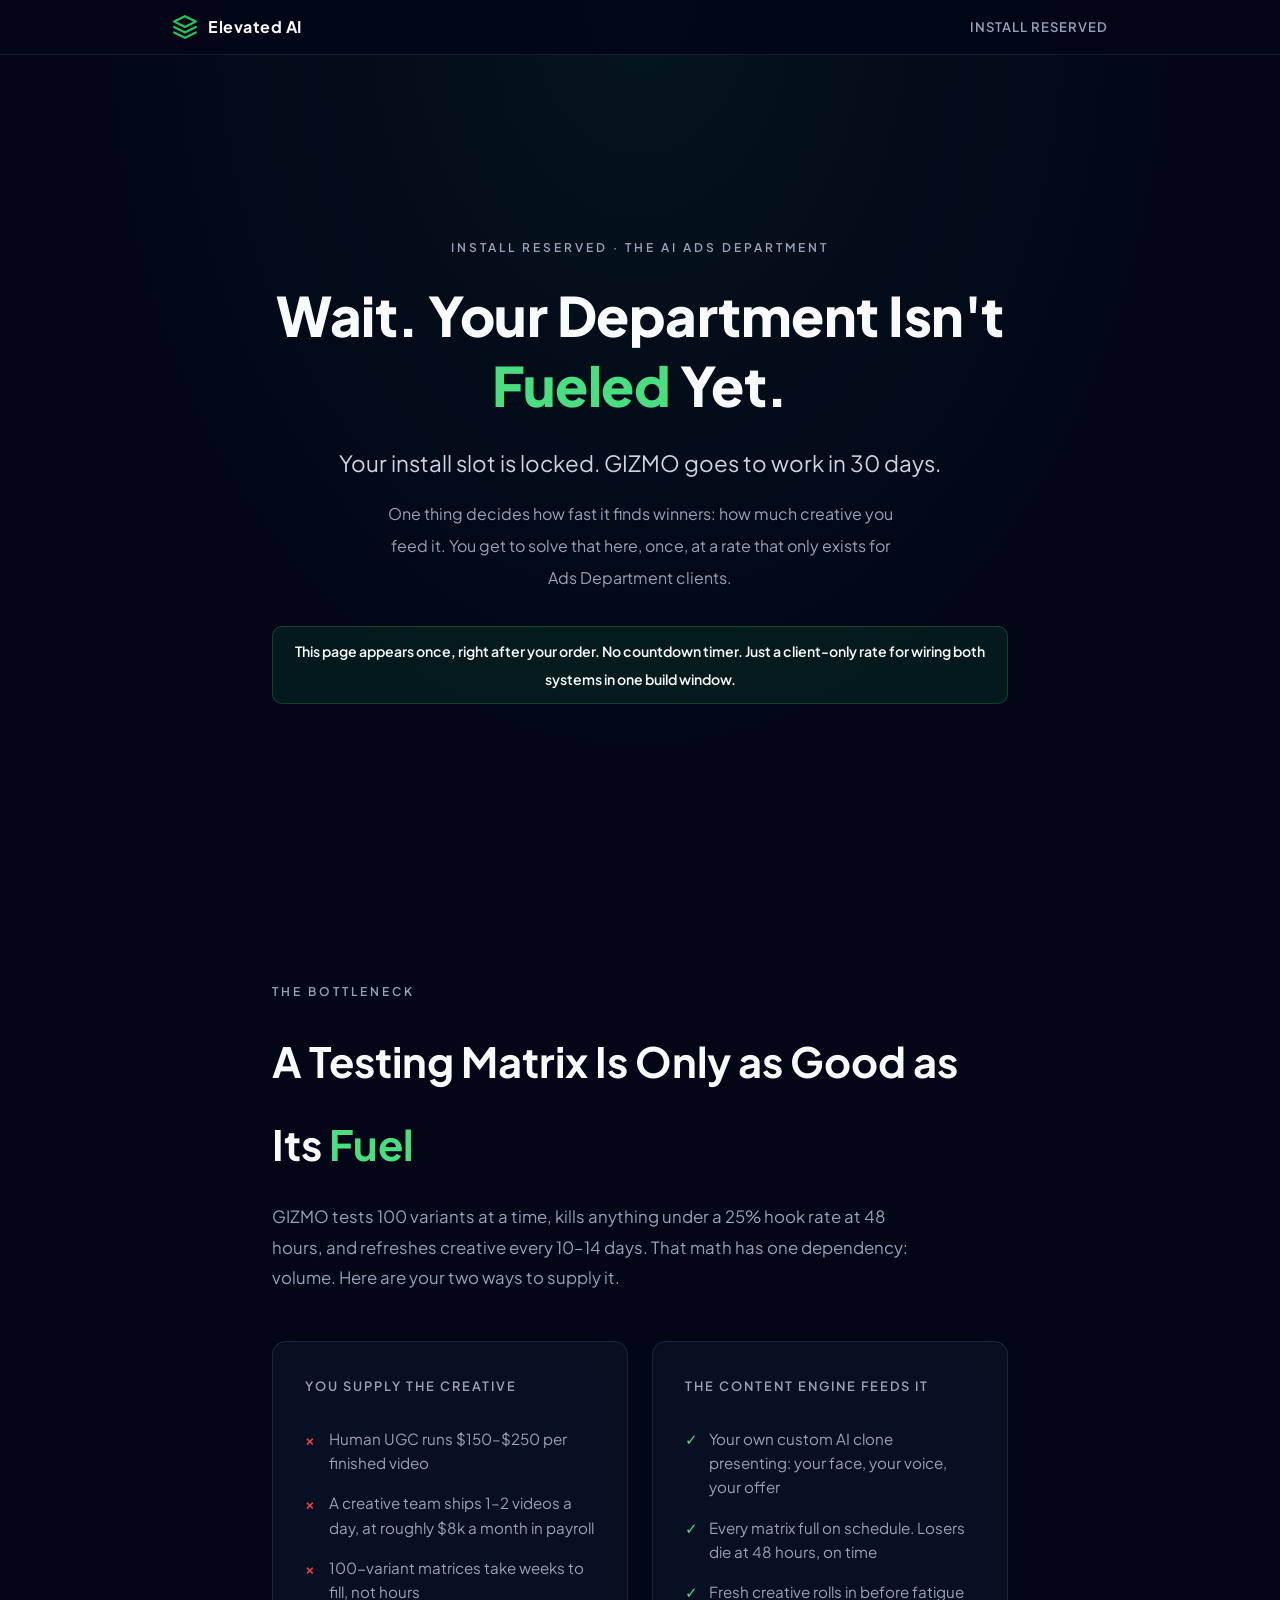
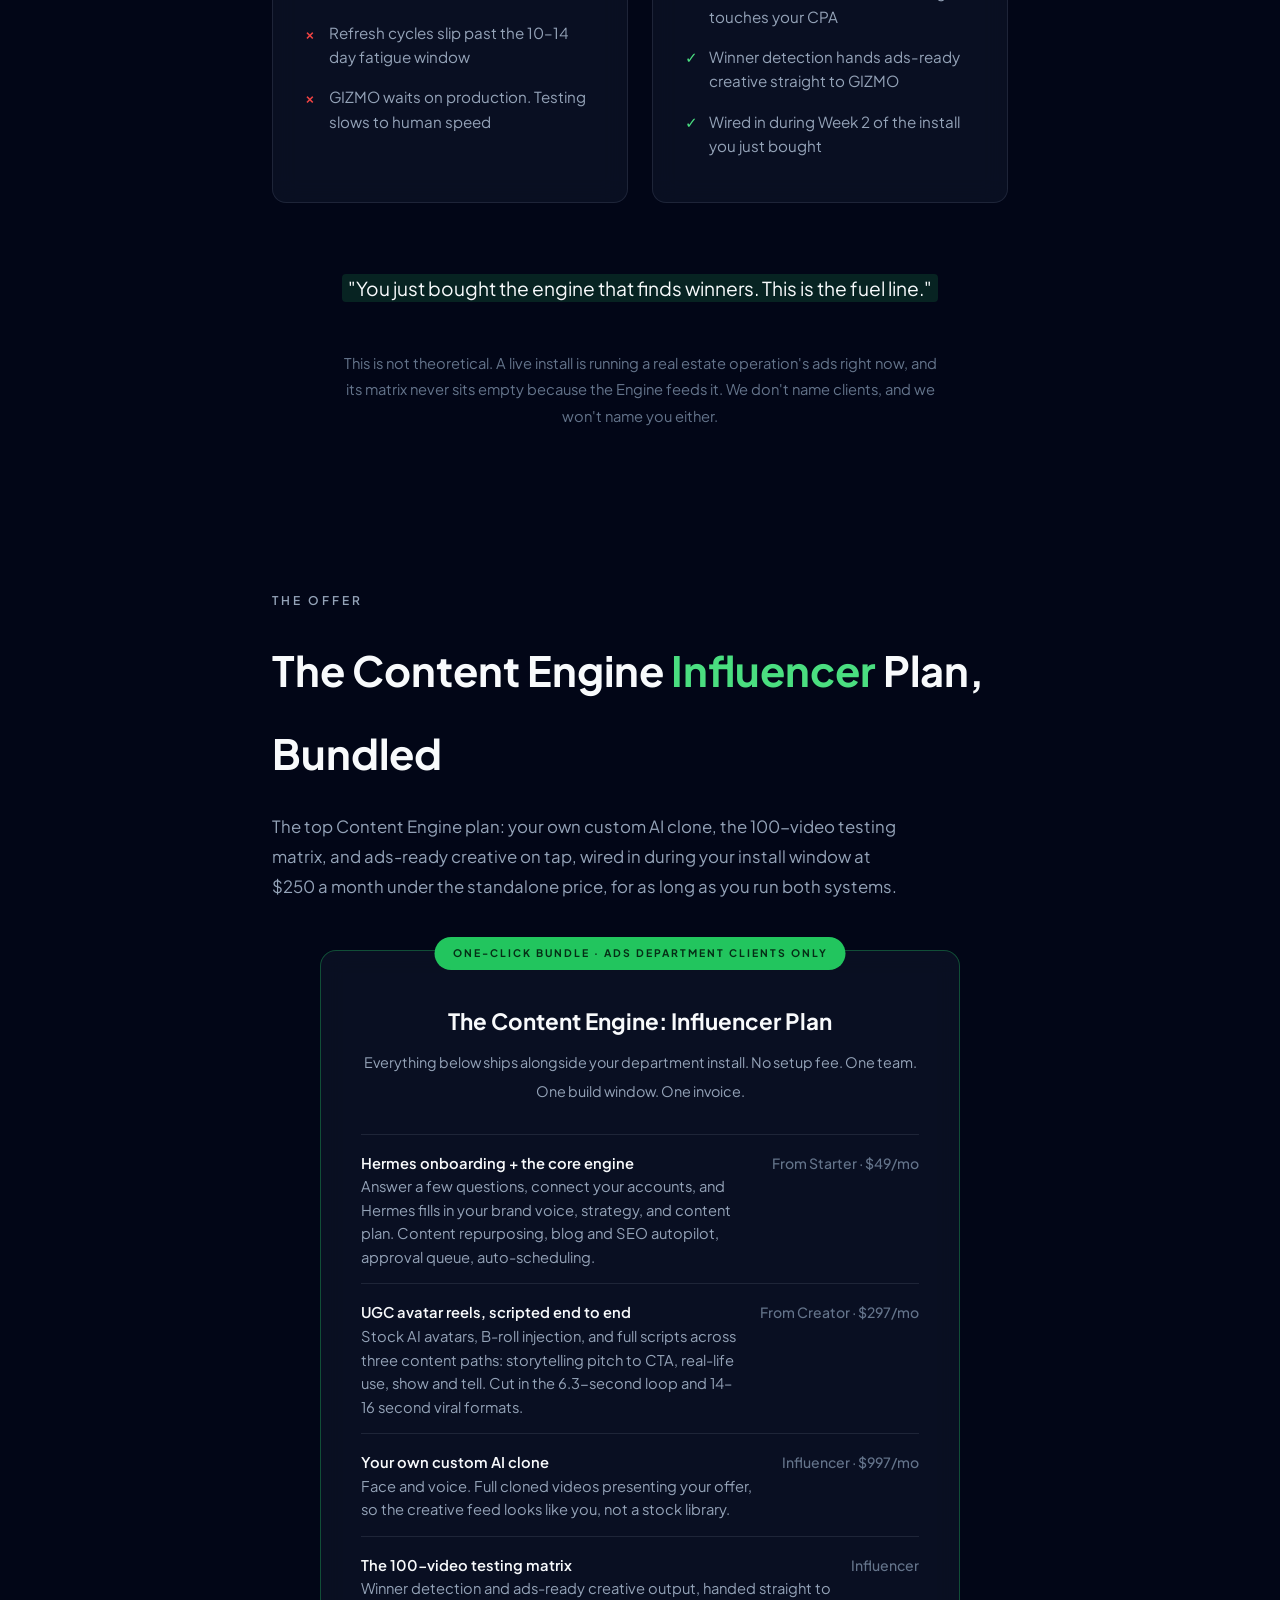
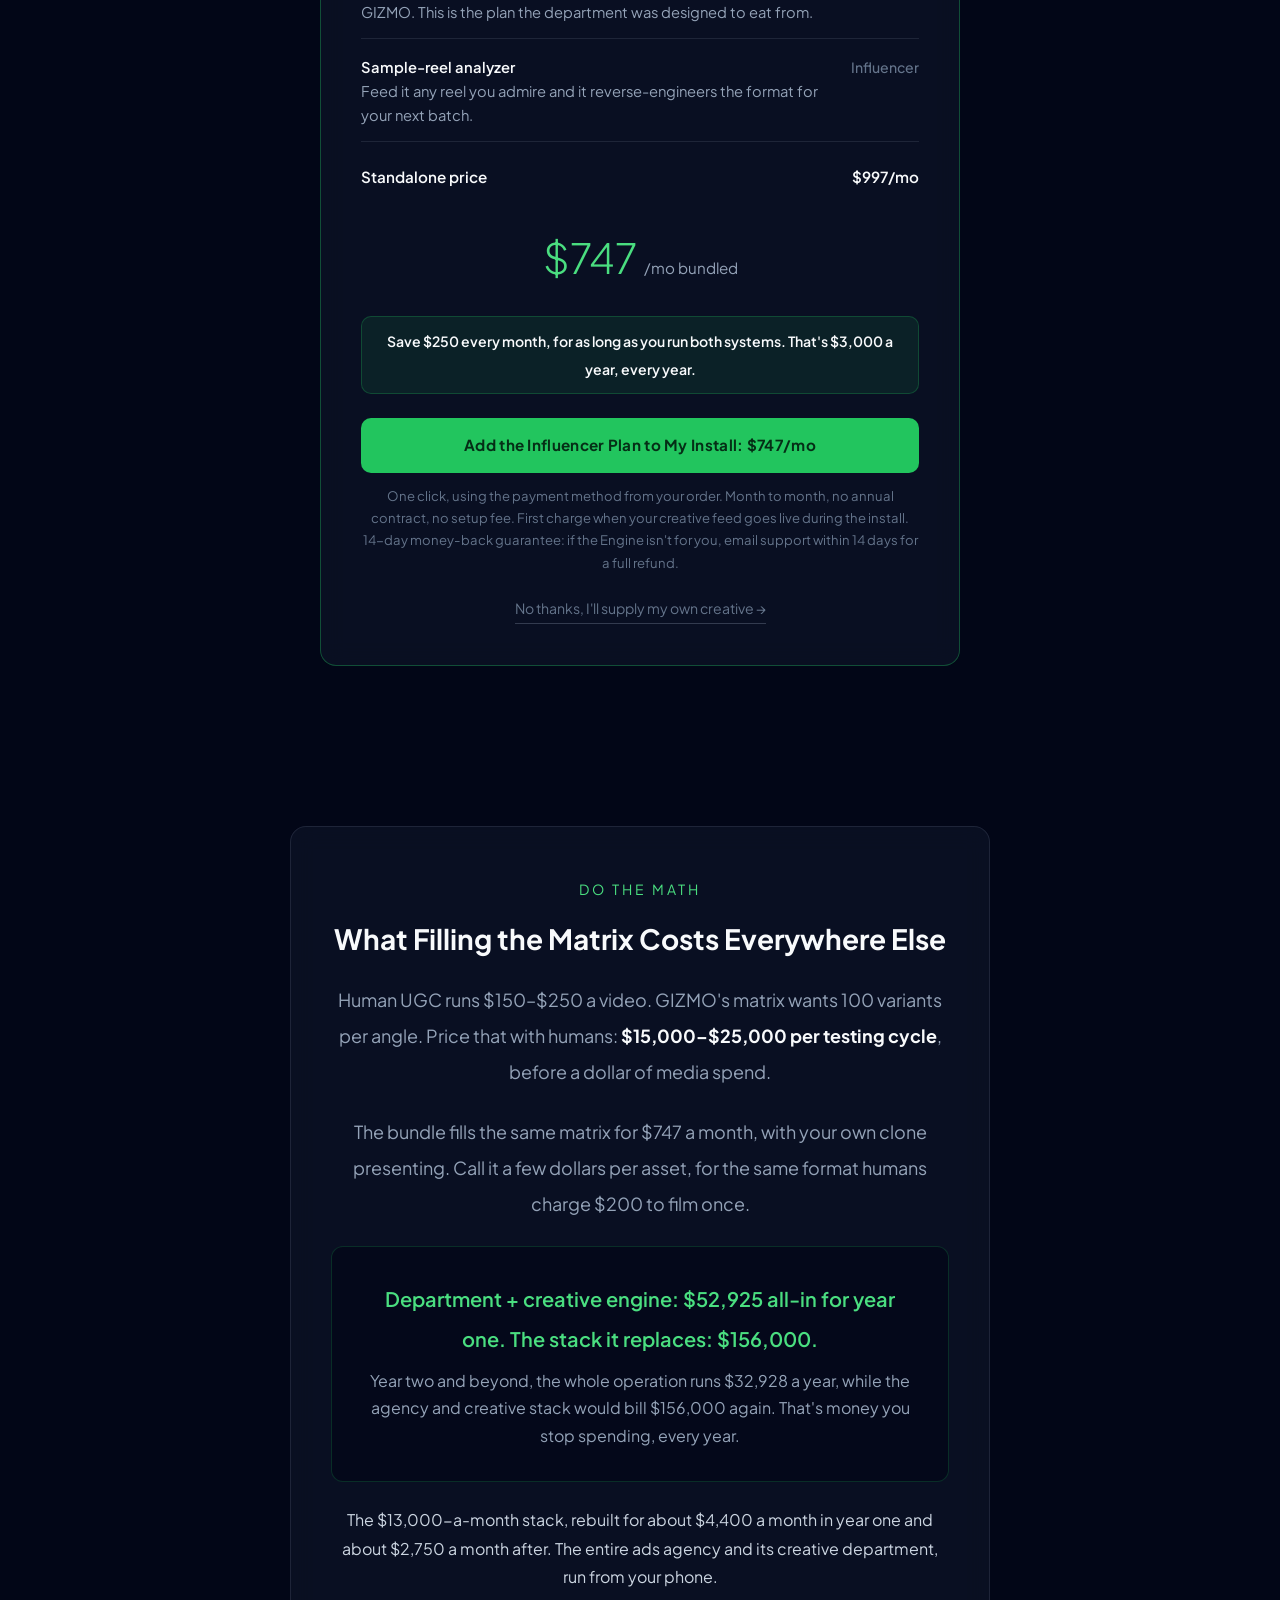
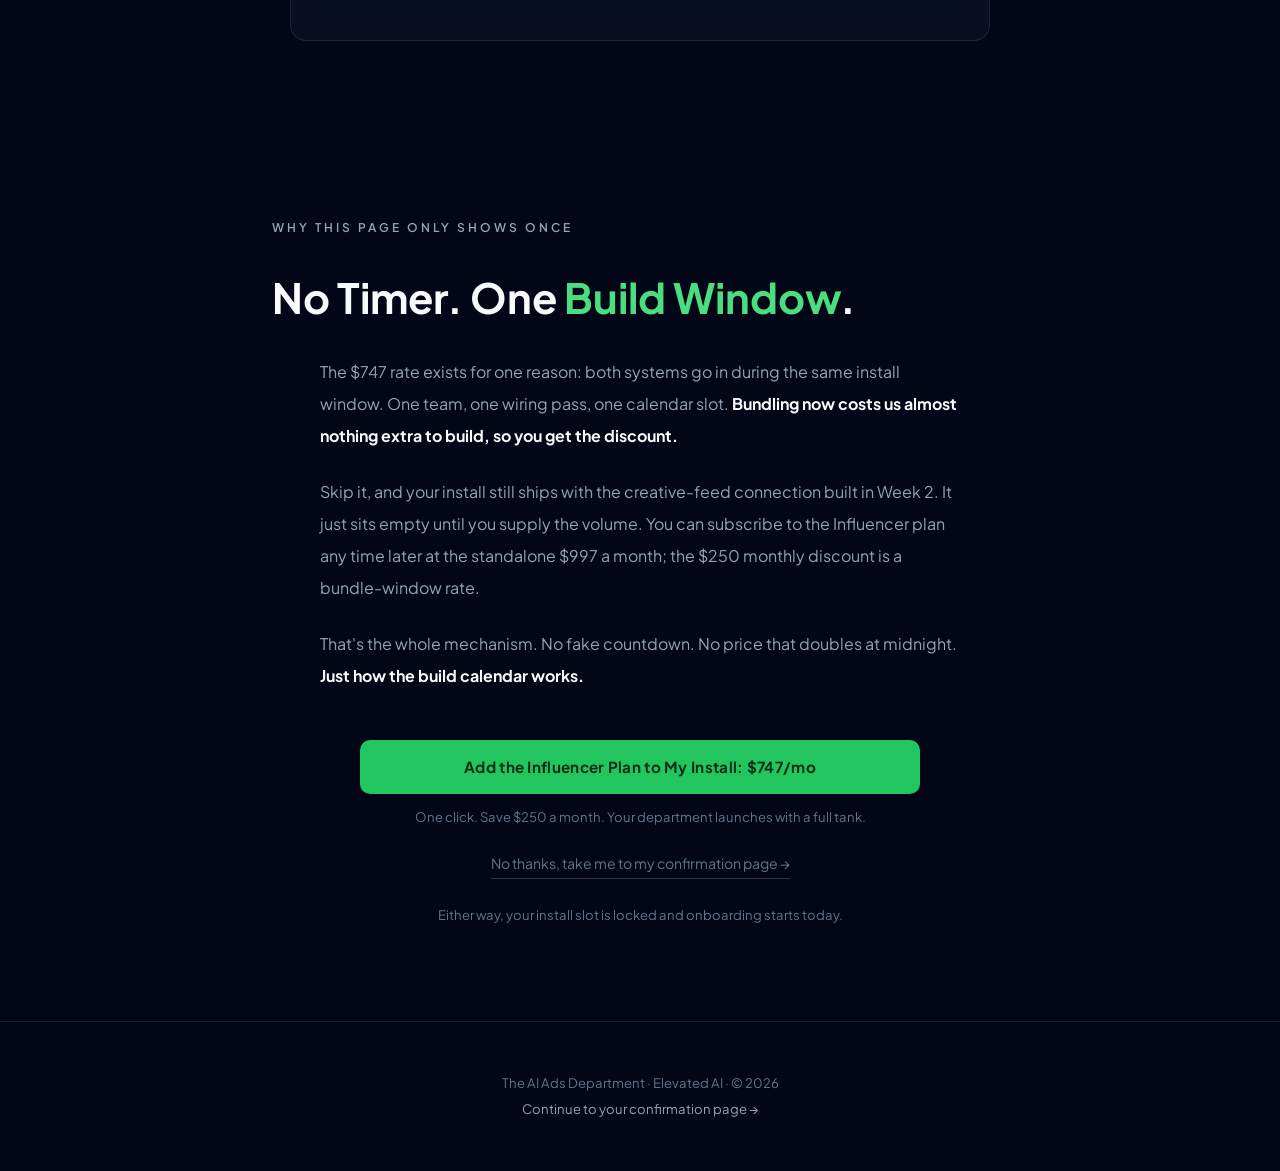
<file: ads-system/upsell.html>
<!DOCTYPE html>
<html lang="en">
<head>
<meta charset="UTF-8">
<meta name="viewport" content="width=device-width, initial-scale=1.0">
<meta name="robots" content="noindex">
<meta name="description" content="One decision before onboarding: bundle The Content Engine Influencer plan at $747/mo, $250 under the standalone price, so your new Ads Department has a full creative feed from day one.">
<title>One Decision Before Your Install | The AI Ads Department</title>
<link rel="preconnect" href="https://fonts.googleapis.com">
<link rel="preconnect" href="https://fonts.gstatic.com" crossorigin>
<link href="https://fonts.googleapis.com/css2?family=Plus+Jakarta+Sans:wght@300;400;500;600;700;800&display=swap" rel="stylesheet">
<style>
*, *::before, *::after { margin: 0; padding: 0; box-sizing: border-box; }

html { scroll-behavior: smooth; }

body {
  font-family: 'Plus Jakarta Sans', system-ui, -apple-system, 'Segoe UI', sans-serif;
  background: #020617;
  color: #f8fafc;
  font-size: 19px;
  line-height: 2.0;
  -webkit-font-smoothing: antialiased;
}

h1, h2, h3, h4 { line-height: 1.3; }

.container {
  max-width: 800px;
  margin: 0 auto;
  padding: 0 32px;
}

.accent { color: #4ADE80; }

/* Fade-in animation */
.fade-in {
  opacity: 0;
  transform: translateY(24px);
  transition: opacity 0.8s ease, transform 0.8s ease;
}
.fade-in.visible {
  opacity: 1;
  transform: translateY(0);
}
.fade-in.d1 { transition-delay: 0.1s; }
.fade-in.d2 { transition-delay: 0.2s; }
.fade-in.d3 { transition-delay: 0.3s; }
.fade-in.d4 { transition-delay: 0.4s; }

/* NAV */
.site-nav {
  position: fixed;
  top: 0; left: 0; right: 0;
  z-index: 100;
  background: rgba(2, 6, 23, 0.8);
  backdrop-filter: blur(12px);
  -webkit-backdrop-filter: blur(12px);
  border-bottom: 1px solid rgba(148, 163, 184, 0.15);
}
.nav-inner {
  max-width: 1000px;
  margin: 0 auto;
  padding: 14px 32px;
  display: flex;
  align-items: center;
  justify-content: space-between;
  gap: 16px;
}
.nav-brand {
  display: flex;
  align-items: center;
  gap: 10px;
  text-decoration: none;
}
.nav-brand svg { display: block; }
.nav-wordmark {
  font-size: 1rem;
  font-weight: 700;
  letter-spacing: 0.5px;
  color: #f8fafc;
  line-height: 1;
}
.nav-note {
  font-size: 0.82rem;
  font-weight: 600;
  letter-spacing: 1px;
  text-transform: uppercase;
  color: #94a3b8;
}

/* BUTTONS */
.btn {
  display: inline-block;
  background: #22C55E;
  color: #052e16;
  font-size: 0.95rem;
  font-weight: 700;
  letter-spacing: 0.3px;
  padding: 16px 36px;
  border-radius: 10px;
  text-decoration: none;
  line-height: 1.5;
  transition: transform 0.3s, background 0.3s, box-shadow 0.3s;
}
.btn:hover {
  transform: translateY(-2px);
  background: #4ADE80;
  box-shadow: 0 0 24px rgba(34, 197, 94, 0.25);
}
.btn-block {
  display: block;
  width: 100%;
  text-align: center;
  padding: 16px 20px;
  font-size: 0.95rem;
}
.decline-link {
  display: inline-block;
  margin-top: 20px;
  font-size: 0.88rem;
  color: #64748b;
  text-decoration: none;
  border-bottom: 1px solid rgba(148, 163, 184, 0.3);
  padding-bottom: 1px;
  transition: color 0.3s, border-color 0.3s;
}
.decline-link:hover {
  color: #f8fafc;
  border-color: #4ADE80;
}
.cta-microcopy {
  font-size: 0.82rem;
  color: #64748b;
  margin-top: 12px;
  line-height: 1.7;
}

/* HERO */
.hero {
  min-height: 100vh;
  display: flex;
  align-items: center;
  justify-content: center;
  text-align: center;
  padding: 120px 32px 80px;
  background: radial-gradient(ellipse at 50% 0%, rgba(34, 197, 94, 0.08), transparent 60%);
}
.hero .brand-label {
  font-size: 12px;
  font-weight: 600;
  letter-spacing: 3px;
  text-transform: uppercase;
  color: #94a3b8;
  margin-bottom: 20px;
}
.hero h1 {
  font-size: clamp(2.4rem, 5vw, 3.4rem);
  font-weight: 800;
  letter-spacing: -0.5px;
  margin-bottom: 20px;
  color: #f8fafc;
}
.hero .subtitle {
  font-size: clamp(1.1rem, 2.5vw, 1.4rem);
  font-weight: 400;
  color: #cbd5e1;
  margin-bottom: 12px;
}
.hero .sub-desc {
  font-size: 1rem;
  color: #94a3b8;
  max-width: 520px;
  margin: 0 auto;
}
.hero .once-note {
  display: inline-block;
  margin-top: 32px;
  font-size: 0.88rem;
  font-weight: 600;
  color: #f8fafc;
  background: rgba(34, 197, 94, 0.1);
  border: 1px solid rgba(34, 197, 94, 0.25);
  border-radius: 10px;
  padding: 10px 18px;
}

/* SECTIONS */
section {
  min-height: 100vh;
  display: flex;
  align-items: center;
  padding: 80px 32px;
}
section .container {
  width: 100%;
}

.section-label {
  font-size: 12px;
  font-weight: 600;
  letter-spacing: 3px;
  text-transform: uppercase;
  color: #94a3b8;
  margin-bottom: 16px;
}
.section-title {
  font-size: clamp(2rem, 4vw, 2.6rem);
  font-weight: 700;
  margin-bottom: 16px;
  color: #f8fafc;
}
.section-subtitle {
  font-size: 1.05rem;
  color: #94a3b8;
  max-width: 640px;
  margin-bottom: 48px;
  line-height: 1.8;
}

/* COPY BLOCKS */
.copy-block {
  max-width: 640px;
  margin: 0 auto;
}
.copy-block p {
  color: #94a3b8;
  margin-bottom: 24px;
  font-size: 1rem;
}
.copy-block p strong { color: #f8fafc; }

/* PULL QUOTE */
.pull-quote {
  padding: 20px 0;
  margin: 0 auto;
  max-width: 600px;
  font-size: 1.2rem;
  font-weight: 400;
  color: #f8fafc;
  text-align: center;
  line-height: 1.8;
}
.pull-quote .highlight {
  background: rgba(34, 197, 94, 0.15);
  padding: 2px 6px;
  border-radius: 4px;
}
.proof-note {
  max-width: 600px;
  margin: 24px auto 0;
  text-align: center;
  font-size: 0.92rem;
  color: #64748b;
  line-height: 1.8;
}

/* BEFORE / AFTER (Your Creative / The Engine's Creative) */
.ba-grid {
  display: grid;
  grid-template-columns: 1fr 1fr;
  gap: 24px;
  margin-top: 48px;
  margin-bottom: 48px;
}
.ba-col {
  padding: 36px 32px;
  background: rgba(15, 23, 42, 0.6);
  border: 1px solid rgba(148, 163, 184, 0.15);
  backdrop-filter: blur(12px);
  -webkit-backdrop-filter: blur(12px);
  border-radius: 14px;
  transition: transform 0.3s, border-color 0.3s, box-shadow 0.3s;
}
.ba-col:hover {
  transform: translateY(-3px);
  border-color: rgba(34, 197, 94, 0.4);
  box-shadow: 0 0 24px rgba(34, 197, 94, 0.12);
}
.ba-col h3 {
  font-size: 0.8rem;
  font-weight: 600;
  letter-spacing: 2px;
  text-transform: uppercase;
  margin-bottom: 24px;
  color: #94a3b8;
}
.ba-col ul { list-style: none; }
.ba-col li {
  color: #94a3b8;
  font-size: 0.95rem;
  padding: 8px 0 8px 24px;
  position: relative;
  line-height: 1.6;
}
.ba-before li::before {
  content: '\00D7';
  position: absolute;
  left: 0;
  color: #EF4444;
  font-weight: 600;
}
.ba-after li::before {
  content: '\2713';
  position: absolute;
  left: 0;
  color: #4ADE80;
  font-weight: 600;
}

/* OFFER CARD */
.offer-card {
  max-width: 640px;
  margin: 40px auto 0;
  background: rgba(15, 23, 42, 0.6);
  border: 1px solid rgba(34, 197, 94, 0.35);
  backdrop-filter: blur(12px);
  -webkit-backdrop-filter: blur(12px);
  border-radius: 16px;
  padding: 48px 40px 40px;
  position: relative;
  text-align: center;
  transition: transform 0.3s, border-color 0.3s, box-shadow 0.3s;
}
.offer-card:hover {
  transform: translateY(-3px);
  border-color: rgba(34, 197, 94, 0.55);
  box-shadow: 0 0 32px rgba(34, 197, 94, 0.15);
}
.offer-badge {
  position: absolute;
  top: -14px; left: 50%;
  transform: translateX(-50%);
  background: #22C55E;
  color: #052e16;
  font-size: 0.65rem;
  font-weight: 700;
  letter-spacing: 2px;
  text-transform: uppercase;
  padding: 6px 18px;
  border-radius: 100px;
  white-space: nowrap;
}
.offer-name {
  font-size: 1.4rem;
  font-weight: 700;
  margin-bottom: 4px;
  color: #f8fafc;
}
.offer-sub {
  font-size: 0.9rem;
  color: #94a3b8;
  margin-bottom: 28px;
}
.stack-list {
  list-style: none;
  text-align: left;
  border-top: 1px solid rgba(148, 163, 184, 0.15);
  margin-bottom: 4px;
}
.stack-list li {
  display: flex;
  justify-content: space-between;
  align-items: baseline;
  gap: 16px;
  padding: 14px 0;
  border-bottom: 1px solid rgba(148, 163, 184, 0.15);
}
.stack-item {
  font-size: 0.92rem;
  color: #94a3b8;
  line-height: 1.6;
}
.stack-item strong {
  display: block;
  color: #f8fafc;
  font-weight: 600;
}
.stack-value {
  font-size: 0.88rem;
  color: #64748b;
  white-space: nowrap;
  font-weight: 500;
}
.stack-total {
  display: flex;
  justify-content: space-between;
  padding: 16px 0 0;
  font-size: 0.95rem;
  font-weight: 600;
  color: #f8fafc;
}
.offer-price {
  font-size: 2.6rem;
  font-weight: 300;
  color: #4ADE80;
  margin-top: 24px;
}
.offer-price span {
  font-size: 0.95rem;
  font-weight: 400;
  color: #94a3b8;
}
.offer-guarantee {
  font-size: 0.88rem;
  font-weight: 600;
  color: #f8fafc;
  padding: 10px 16px;
  background: rgba(34, 197, 94, 0.1);
  border: 1px solid rgba(34, 197, 94, 0.25);
  border-radius: 10px;
  display: inline-block;
  margin: 16px 0 24px;
}

/* ROI BOX */
.roi-box {
  max-width: 700px;
  margin: 0 auto;
  padding: 48px 40px;
  background: rgba(15, 23, 42, 0.6);
  border: 1px solid rgba(148, 163, 184, 0.15);
  backdrop-filter: blur(12px);
  -webkit-backdrop-filter: blur(12px);
  border-radius: 16px;
  text-align: center;
}
.roi-kicker {
  font-size: 14px;
  text-transform: uppercase;
  letter-spacing: 3px;
  color: #4ADE80;
  margin-bottom: 16px;
}
.roi-box h3 {
  font-size: 28px;
  font-weight: 700;
  margin-bottom: 24px;
  line-height: 1.4;
  color: #f8fafc;
}
.roi-box p {
  font-size: 18px;
  line-height: 2.0;
  color: #94a3b8;
  margin-bottom: 24px;
}
.roi-box p strong { color: #f8fafc; }
.roi-inset {
  padding: 32px;
  background: rgba(2, 6, 23, 0.6);
  border: 1px solid rgba(34, 197, 94, 0.2);
  border-radius: 12px;
  margin-bottom: 24px;
}
.roi-inset .roi-big {
  font-size: 20px;
  font-weight: 600;
  color: #4ADE80;
  margin-bottom: 8px;
}
.roi-inset .roi-small {
  font-size: 16px;
  color: #94a3b8;
  margin-bottom: 0;
  line-height: 1.7;
}
.roi-close {
  font-size: 16px !important;
  color: #cbd5e1 !important;
  line-height: 1.8 !important;
  margin-bottom: 0 !important;
}

/* DECISION */
.decision {
  text-align: center;
  max-width: 560px;
  margin: 48px auto 0;
}

/* FOOTER */
footer {
  text-align: center;
  padding: 48px 32px;
  border-top: 1px solid rgba(148, 163, 184, 0.15);
  color: #64748b;
  font-size: 0.82rem;
}
footer a {
  color: #94a3b8;
  text-decoration: none;
  transition: color 0.3s;
}
footer a:hover { color: #4ADE80; }

/* RESPONSIVE */
@media (max-width: 768px) {
  section { padding: 60px 24px; min-height: auto; min-height: 100vh; }
  .ba-grid { grid-template-columns: 1fr; gap: 16px; }
  .offer-card { padding: 40px 24px 32px; }
  .roi-box { padding: 36px 24px; }
  .stack-list li { flex-direction: column; gap: 2px; }
  .nav-note { display: none; }
}

@media (max-width: 480px) {
  body { font-size: 17px; }
  .hero { padding: 110px 20px 60px; }
  .hero h1 { font-size: 2rem; }
  .pull-quote { font-size: 1.05rem; }
  .btn-block { width: 100%; }
}
</style>
</head>
<body>

<!-- NAV -->
<nav class="site-nav">
  <div class="nav-inner">
    <a class="nav-brand" href="index.html" aria-label="Elevated AI home">
      <svg width="26" height="26" viewBox="0 0 24 24" fill="none" stroke="#22C55E" stroke-width="2" stroke-linecap="round" stroke-linejoin="round" aria-hidden="true">
        <path d="M12 2 2 7l10 5 10-5-10-5z"></path>
        <path d="M2 12l10 5 10-5"></path>
        <path d="M2 17l10 5 10-5"></path>
      </svg>
      <span class="nav-wordmark">Elevated AI</span>
    </a>
    <span class="nav-note">Install Reserved</span>
  </div>
</nav>

<!-- HERO -->
<section class="hero">
  <div class="container">
    <div class="fade-in">
      <div class="brand-label">Install Reserved &middot; The AI Ads Department</div>
      <h1>Wait. Your Department Isn't <span class="accent">Fueled</span> Yet.</h1>
    </div>
    <div class="fade-in d1">
      <p class="subtitle">Your install slot is locked. GIZMO goes to work in 30 days.</p>
    </div>
    <div class="fade-in d2">
      <p class="sub-desc">One thing decides how fast it finds winners: how much creative you feed it. You get to solve that here, once, at a rate that only exists for Ads Department clients.</p>
    </div>
    <div class="fade-in d3">
      <div class="once-note">This page appears once, right after your order. No countdown timer. Just a client-only rate for wiring both systems in one build window.</div>
    </div>
  </div>
</section>

<!-- THE BOTTLENECK -->
<section>
  <div class="container">
    <div class="fade-in">
      <div class="section-label">The Bottleneck</div>
      <div class="section-title">A Testing Matrix Is Only as Good as Its <span class="accent">Fuel</span></div>
      <div class="section-subtitle">GIZMO tests 100 variants at a time, kills anything under a 25% hook rate at 48 hours, and refreshes creative every 10&ndash;14 days. That math has one dependency: volume. Here are your two ways to supply it.</div>
    </div>

    <div class="ba-grid fade-in d1">
      <div class="ba-col ba-before">
        <h3>You Supply the Creative</h3>
        <ul>
          <li>Human UGC runs $150&ndash;$250 per finished video</li>
          <li>A creative team ships 1&ndash;2 videos a day, at roughly $8k a month in payroll</li>
          <li>100-variant matrices take weeks to fill, not hours</li>
          <li>Refresh cycles slip past the 10&ndash;14 day fatigue window</li>
          <li>GIZMO waits on production. Testing slows to human speed</li>
        </ul>
      </div>
      <div class="ba-col ba-after">
        <h3>The Content Engine Feeds It</h3>
        <ul>
          <li>Your own custom AI clone presenting: your face, your voice, your offer</li>
          <li>Every matrix full on schedule. Losers die at 48 hours, on time</li>
          <li>Fresh creative rolls in before fatigue touches your CPA</li>
          <li>Winner detection hands ads-ready creative straight to GIZMO</li>
          <li>Wired in during Week 2 of the install you just bought</li>
        </ul>
      </div>
    </div>

    <div class="pull-quote fade-in d2">
      <span class="highlight">"You just bought the engine that finds winners. This is the fuel line."</span>
    </div>

    <p class="proof-note fade-in d3">This is not theoretical. A live install is running a real estate operation's ads right now, and its matrix never sits empty because the Engine feeds it. We don't name clients, and we won't name you either.</p>
  </div>
</section>

<!-- THE OFFER -->
<section>
  <div class="container">
    <div class="fade-in">
      <div class="section-label">The Offer</div>
      <div class="section-title">The Content Engine <span class="accent">Influencer</span> Plan, Bundled</div>
      <div class="section-subtitle">The top Content Engine plan: your own custom AI clone, the 100-video testing matrix, and ads-ready creative on tap, wired in during your install window at $250 a month under the standalone price, for as long as you run both systems.</div>
    </div>

    <div class="offer-card fade-in d1">
      <div class="offer-badge">One-Click Bundle &middot; Ads Department Clients Only</div>
      <div class="offer-name">The Content Engine: Influencer Plan</div>
      <p class="offer-sub">Everything below ships alongside your department install. No setup fee. One team. One build window. One invoice.</p>

      <ul class="stack-list">
        <li>
          <div class="stack-item"><strong>Hermes onboarding + the core engine</strong>Answer a few questions, connect your accounts, and Hermes fills in your brand voice, strategy, and content plan. Content repurposing, blog and SEO autopilot, approval queue, auto-scheduling.</div>
          <div class="stack-value">From Starter &middot; $49/mo</div>
        </li>
        <li>
          <div class="stack-item"><strong>UGC avatar reels, scripted end to end</strong>Stock AI avatars, B-roll injection, and full scripts across three content paths: storytelling pitch to CTA, real-life use, show and tell. Cut in the 6.3-second loop and 14&ndash;16 second viral formats.</div>
          <div class="stack-value">From Creator &middot; $297/mo</div>
        </li>
        <li>
          <div class="stack-item"><strong>Your own custom AI clone</strong>Face and voice. Full cloned videos presenting your offer, so the creative feed looks like you, not a stock library.</div>
          <div class="stack-value">Influencer &middot; $997/mo</div>
        </li>
        <li>
          <div class="stack-item"><strong>The 100-video testing matrix</strong>Winner detection and ads-ready creative output, handed straight to GIZMO. This is the plan the department was designed to eat from.</div>
          <div class="stack-value">Influencer</div>
        </li>
        <li>
          <div class="stack-item"><strong>Sample-reel analyzer</strong>Feed it any reel you admire and it reverse-engineers the format for your next batch.</div>
          <div class="stack-value">Influencer</div>
        </li>
      </ul>
      <div class="stack-total">
        <span>Standalone price</span>
        <span>$997/mo</span>
      </div>

      <div class="offer-price">$747 <span>/mo bundled</span></div>
      <div class="offer-guarantee">Save $250 every month, for as long as you run both systems. That's $3,000 a year, every year.</div>

      <a class="btn btn-block" href="https://buy.stripe.com/REPLACE_ADS_BUNDLE">Add the Influencer Plan to My Install: $747/mo</a>
      <p class="cta-microcopy">One click, using the payment method from your order. Month to month, no annual contract, no setup fee. First charge when your creative feed goes live during the install. 14-day money-back guarantee: if the Engine isn't for you, email support within 14 days for a full refund.</p>
      <a class="decline-link" href="thank-you.html">No thanks, I'll supply my own creative &rarr;</a>
    </div>
  </div>
</section>

<!-- DO THE MATH -->
<section>
  <div class="container">
    <div class="fade-in">
      <div class="roi-box">
        <div class="roi-kicker">Do the Math</div>
        <h3>What Filling the Matrix Costs Everywhere Else</h3>
        <p>Human UGC runs $150&ndash;$250 a video. GIZMO's matrix wants 100 variants per angle. Price that with humans: <strong>$15,000&ndash;$25,000 per testing cycle</strong>, before a dollar of media spend.</p>
        <p>The bundle fills the same matrix for $747 a month, with your own clone presenting. Call it a few dollars per asset, for the same format humans charge $200 to film once.</p>
        <div class="roi-inset">
          <p class="roi-big">Department + creative engine: $52,925 all-in for year one. The stack it replaces: $156,000.</p>
          <p class="roi-small">Year two and beyond, the whole operation runs $32,928 a year, while the agency and creative stack would bill $156,000 again. That's money you stop spending, every year.</p>
        </div>
        <p class="roi-close">The $13,000-a-month stack, rebuilt for about $4,400 a month in year one and about $2,750 a month after. The entire ads agency and its creative department, run from your phone.</p>
      </div>
    </div>
  </div>
</section>

<!-- WHY ONCE + DECISION -->
<section>
  <div class="container">
    <div class="fade-in">
      <div class="section-label">Why This Page Only Shows Once</div>
      <div class="section-title">No Timer. One <span class="accent">Build Window</span>.</div>
    </div>

    <div class="copy-block fade-in d1">
      <p>The $747 rate exists for one reason: both systems go in during the same install window. One team, one wiring pass, one calendar slot. <strong>Bundling now costs us almost nothing extra to build, so you get the discount.</strong></p>

      <p>Skip it, and your install still ships with the creative-feed connection built in Week 2. It just sits empty until you supply the volume. You can subscribe to the Influencer plan any time later at the standalone $997 a month; the $250 monthly discount is a bundle-window rate.</p>

      <p>That's the whole mechanism. No fake countdown. No price that doubles at midnight. <strong>Just how the build calendar works.</strong></p>
    </div>

    <div class="decision fade-in d2">
      <a class="btn btn-block" href="https://buy.stripe.com/REPLACE_ADS_BUNDLE">Add the Influencer Plan to My Install: $747/mo</a>
      <p class="cta-microcopy">One click. Save $250 a month. Your department launches with a full tank.</p>
      <a class="decline-link" href="thank-you.html">No thanks, take me to my confirmation page &rarr;</a>
      <p class="cta-microcopy" style="margin-top: 24px;">Either way, your install slot is locked and onboarding starts today.</p>
    </div>
  </div>
</section>

<!-- FOOTER -->
<footer>
  <div class="container">
    <p>The AI Ads Department &middot; Elevated AI &middot; &copy; 2026</p>
    <p><a href="thank-you.html">Continue to your confirmation page &rarr;</a></p>
  </div>
</footer>

<script>
document.addEventListener('DOMContentLoaded', function() {
  var observer = new IntersectionObserver(function(entries) {
    entries.forEach(function(entry) {
      if (entry.isIntersecting) {
        entry.target.classList.add('visible');
      }
    });
  }, { threshold: 0.1, rootMargin: '0px 0px -60px 0px' });

  document.querySelectorAll('.fade-in').forEach(function(el) {
    observer.observe(el);
  });

  setTimeout(function() {
    document.querySelectorAll('.fade-in:not(.visible)').forEach(function(el) {
      el.classList.add('visible');
    });
  }, 1500);
});
</script>

</body>
</html>
</file>
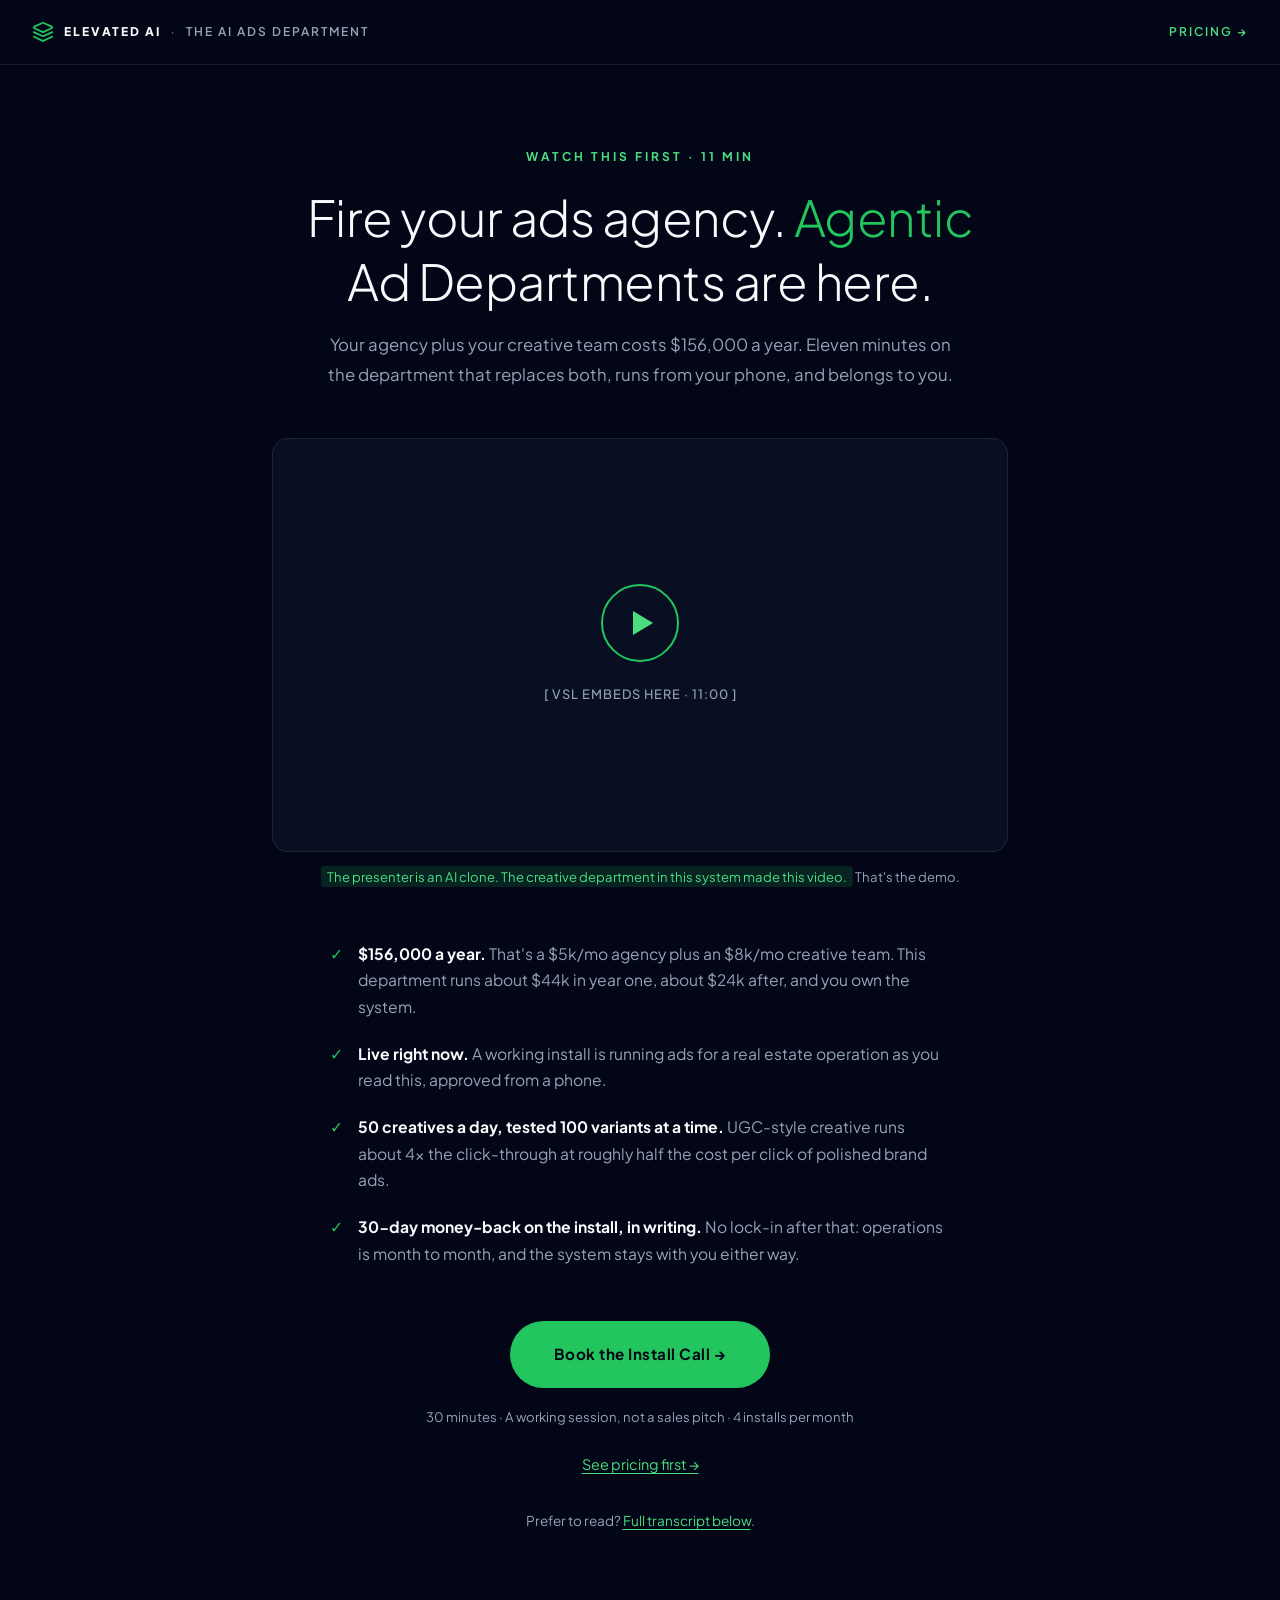
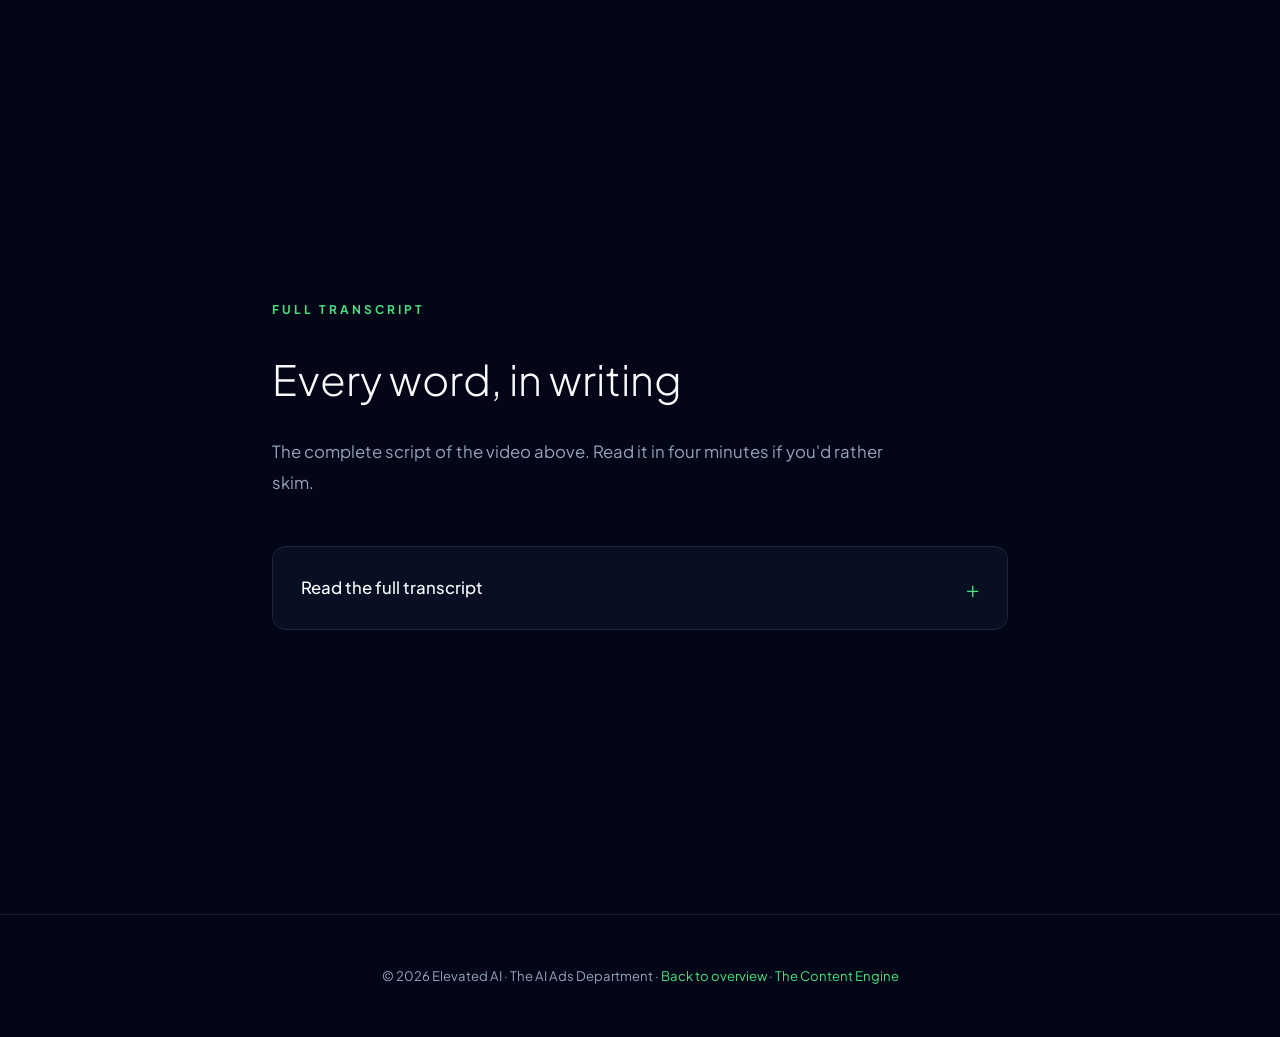
<file: ads-system/vsl.html>
<!DOCTYPE html>
<html lang="en">
<head>
<meta charset="UTF-8">
<meta name="viewport" content="width=device-width, initial-scale=1.0">
<title>Fire Your Ads Agency. Agentic Ad Departments Are Here | The AI Ads Department</title>
<meta name="description" content="Watch the 11-minute video. The AI Ads Department by Elevated AI installs an agentic ads department you own: strategy, media buying, and 50 creatives a day, run from your phone. $19,997 install, $1,997/mo operations.">
<link rel="preconnect" href="https://fonts.googleapis.com">
<link rel="preconnect" href="https://fonts.gstatic.com" crossorigin>
<link href="https://fonts.googleapis.com/css2?family=Plus+Jakarta+Sans:wght@300;400;500;600;700;800&display=swap" rel="stylesheet">
<style>
*, *::before, *::after { margin: 0; padding: 0; box-sizing: border-box; }

html { scroll-behavior: smooth; }

body {
  font-family: 'Plus Jakarta Sans', system-ui, sans-serif;
  background: #020617;
  color: #f8fafc;
  font-size: 19px;
  line-height: 2.0;
  -webkit-font-smoothing: antialiased;
}

h1, h2, h3, h4 { line-height: 1.3; }

.container {
  max-width: 800px;
  margin: 0 auto;
  padding: 0 32px;
}

.accent { color: #22C55E; }

/* Fade-in animation */
.fade-in {
  opacity: 0;
  transform: translateY(24px);
  transition: opacity 0.8s ease, transform 0.8s ease;
}
.fade-in.visible {
  opacity: 1;
  transform: translateY(0);
}
.fade-in.d1 { transition-delay: 0.1s; }
.fade-in.d2 { transition-delay: 0.2s; }
.fade-in.d3 { transition-delay: 0.3s; }
.fade-in.d4 { transition-delay: 0.4s; }

/* ─── HEADER ─── */
.topbar {
  display: flex;
  align-items: center;
  justify-content: space-between;
  gap: 16px;
  padding: 20px 32px;
  border-bottom: 1px solid rgba(148, 163, 184, 0.15);
  font-size: 12px;
  font-weight: 600;
  letter-spacing: 2px;
  text-transform: uppercase;
}
.topbar .brand {
  display: flex;
  align-items: center;
  gap: 10px;
  color: #94a3b8;
}
.topbar .brand svg { flex-shrink: 0; }
.topbar .brand .wordmark { color: #f8fafc; font-weight: 800; }
.topbar .brand .divider { color: #94a3b8; font-weight: 400; }
.topbar a {
  color: #4ADE80;
  text-decoration: none;
  transition: color 0.3s;
}
.topbar a:hover { color: #22C55E; }

/* ─── SECTIONS ─── */
section {
  min-height: 100vh;
  display: flex;
  align-items: center;
  padding: 80px 32px;
}
section .container {
  width: 100%;
}

.section-label {
  font-size: 12px;
  font-weight: 700;
  letter-spacing: 3px;
  text-transform: uppercase;
  color: #4ADE80;
  margin-bottom: 16px;
}
.section-title {
  font-size: clamp(2rem, 4vw, 2.6rem);
  font-weight: 300;
  margin-bottom: 16px;
  color: #f8fafc;
}
.section-subtitle {
  font-size: 1.05rem;
  color: #94a3b8;
  max-width: 640px;
  margin-bottom: 48px;
  line-height: 1.8;
}

/* ─── WATCH HERO ─── */
.watch-hero {
  text-align: center;
}
.watch-hero .section-subtitle {
  margin-left: auto;
  margin-right: auto;
  margin-bottom: 0;
}
.watch-hero h1 {
  font-size: clamp(2.2rem, 5vw, 3.1rem);
  font-weight: 300;
  letter-spacing: -0.5px;
  margin-bottom: 16px;
  color: #f8fafc;
}

/* ─── VIDEO FRAME ─── */
.video-frame {
  position: relative;
  aspect-ratio: 16 / 9;
  width: 100%;
  background: rgba(15, 23, 42, 0.6);
  border: 1px solid rgba(148, 163, 184, 0.15);
  backdrop-filter: blur(12px);
  -webkit-backdrop-filter: blur(12px);
  border-radius: 16px;
  margin: 48px 0 12px;
  display: flex;
  flex-direction: column;
  align-items: center;
  justify-content: center;
  gap: 20px;
  cursor: pointer;
  transition: transform 0.3s, border-color 0.3s, box-shadow 0.3s;
}
.video-frame:hover {
  transform: translateY(-3px);
  border-color: rgba(34, 197, 94, 0.5);
  box-shadow: 0 12px 40px rgba(34, 197, 94, 0.12);
}
.play-btn {
  width: 78px;
  height: 78px;
  border: 2px solid #22C55E;
  border-radius: 50%;
  display: flex;
  align-items: center;
  justify-content: center;
}
.play-btn::after {
  content: '';
  display: block;
  margin-left: 6px;
  border-left: 20px solid #4ADE80;
  border-top: 12px solid transparent;
  border-bottom: 12px solid transparent;
}
.video-note {
  color: #94a3b8;
  font-size: 0.8rem;
  font-weight: 500;
  letter-spacing: 1px;
}
.video-caption {
  font-size: 0.82rem;
  color: #94a3b8;
  margin-bottom: 40px;
}
.video-caption .highlight {
  background: rgba(34, 197, 94, 0.15);
  padding: 2px 6px;
  border-radius: 4px;
  color: #4ADE80;
}

/* ─── PROOF BULLETS ─── */
.proof-list {
  list-style: none;
  max-width: 620px;
  margin: 0 auto 44px;
  text-align: left;
}
.proof-list li {
  color: #94a3b8;
  font-size: 0.98rem;
  padding: 10px 0 10px 28px;
  position: relative;
  line-height: 1.7;
}
.proof-list li::before {
  content: '\2713';
  position: absolute;
  left: 0;
  color: #22C55E;
  font-weight: 700;
}
.proof-list li strong { color: #f8fafc; }

/* ─── CTA ─── */
.btn {
  display: inline-block;
  background: #22C55E;
  color: #020617;
  text-decoration: none;
  font-size: 0.95rem;
  font-weight: 700;
  letter-spacing: 0.5px;
  padding: 18px 44px;
  border-radius: 100px;
  transition: transform 0.3s, background 0.3s, box-shadow 0.3s;
}
.btn:hover {
  transform: translateY(-3px);
  background: #4ADE80;
  box-shadow: 0 10px 35px rgba(34, 197, 94, 0.3);
}
.btn-note {
  font-size: 0.82rem;
  color: #94a3b8;
  margin-top: 16px;
}
.btn-secondary {
  display: block;
  margin-top: 20px;
  font-size: 0.9rem;
  color: #4ADE80;
  text-decoration: underline;
  text-underline-offset: 3px;
}
.btn-secondary:hover { color: #22C55E; }
.transcript-jump {
  display: block;
  margin-top: 28px;
  font-size: 0.85rem;
  color: #94a3b8;
}
.transcript-jump a {
  color: #4ADE80;
  text-decoration: underline;
  text-underline-offset: 3px;
}
.transcript-jump a:hover { color: #22C55E; }

/* ─── TRANSCRIPT ─── */
.transcript {
  background: rgba(15, 23, 42, 0.6);
  border: 1px solid rgba(148, 163, 184, 0.15);
  backdrop-filter: blur(12px);
  -webkit-backdrop-filter: blur(12px);
  border-radius: 14px;
  transition: border-color 0.3s, box-shadow 0.3s;
}
.transcript:hover {
  border-color: rgba(34, 197, 94, 0.4);
  box-shadow: 0 8px 30px rgba(34, 197, 94, 0.08);
}
.transcript summary {
  list-style: none;
  display: flex;
  align-items: center;
  justify-content: space-between;
  gap: 16px;
  padding: 24px 28px;
  cursor: pointer;
  font-size: 1.05rem;
  font-weight: 500;
  color: #f8fafc;
}
.transcript summary::-webkit-details-marker { display: none; }
.transcript summary .toggle-icon {
  font-size: 1.4rem;
  font-weight: 300;
  color: #4ADE80;
  line-height: 1;
  transition: transform 0.3s;
}
.transcript[open] summary .toggle-icon { transform: rotate(45deg); }
.transcript-body {
  padding: 8px 28px 40px;
  border-top: 1px solid rgba(148, 163, 184, 0.15);
}
.t-beat {
  font-size: 0.75rem;
  font-weight: 700;
  letter-spacing: 2px;
  text-transform: uppercase;
  color: #4ADE80;
  margin: 32px 0 8px;
}
.transcript-body p {
  color: #94a3b8;
  font-size: 0.95rem;
  line-height: 1.9;
  margin-bottom: 16px;
}
.transcript-body p strong { color: #f8fafc; }
.transcript-cta {
  text-align: center;
  margin-top: 36px;
}

/* ─── FOOTER ─── */
footer {
  text-align: center;
  padding: 48px 32px;
  border-top: 1px solid rgba(148, 163, 184, 0.15);
  color: #94a3b8;
  font-size: 0.82rem;
}
footer a { color: #4ADE80; text-decoration: none; }
footer a:hover { color: #22C55E; }

/* ─── RESPONSIVE ─── */
@media (max-width: 768px) {
  section { padding: 60px 24px; min-height: 100vh; }
  .topbar { padding: 16px 24px; }
  .play-btn { width: 64px; height: 64px; }
  .play-btn::after { border-left-width: 16px; border-top-width: 10px; border-bottom-width: 10px; }
  .transcript summary { padding: 20px 22px; }
  .transcript-body { padding: 8px 22px 32px; }
}

@media (max-width: 480px) {
  body { font-size: 17px; }
  .watch-hero h1 { font-size: 1.9rem; }
  .topbar { font-size: 10px; letter-spacing: 1.5px; }
  .btn { padding: 16px 32px; }
}
</style>
</head>
<body>

<!-- HEADER -->
<div class="topbar">
  <div class="brand">
    <svg width="22" height="22" viewBox="0 0 24 24" fill="none" stroke="#22C55E" stroke-width="2" stroke-linecap="round" stroke-linejoin="round" aria-hidden="true"><path d="m12.83 2.18a2 2 0 0 0-1.66 0L2.6 6.08a1 1 0 0 0 0 1.83l8.58 3.91a2 2 0 0 0 1.66 0l8.58-3.9a1 1 0 0 0 0-1.83Z"/><path d="m22 12.18-9.17 4.16a2 2 0 0 1-1.66 0L2 12.18"/><path d="m22 17.18-9.17 4.16a2 2 0 0 1-1.66 0L2 17.18"/></svg>
    <span class="wordmark">Elevated AI</span>
    <span class="divider">&middot;</span>
    <span>The AI Ads Department</span>
  </div>
  <a href="index.html#pricing">Pricing &rarr;</a>
</div>

<!-- WATCH -->
<section>
  <div class="container watch-hero">
    <div class="fade-in">
      <div class="section-label">Watch This First &middot; 11 Min</div>
      <h1>Fire your ads agency. <span class="accent">Agentic</span> Ad Departments are here.</h1>
      <p class="section-subtitle">Your agency plus your creative team costs $156,000 a year. Eleven minutes on the department that replaces both, runs from your phone, and belongs to you.</p>
    </div>

    <div class="fade-in d1">
      <!--
        VIDEO EMBED: replace the .video-frame div below with your player.
        Keep a 16:9 wrapper (aspect-ratio: 16/9) so the layout holds.

        Wistia:  <script src="https://fast.wistia.com/embed/medias/VIDEO_ID.jsonp" async></script>
                 <div class="wistia_embed wistia_async_VIDEO_ID" style="aspect-ratio:16/9;width:100%"></div>

        YouTube: <iframe src="https://www.youtube.com/embed/VIDEO_ID?rel=0" title="The AI Ads Department VSL"
                 style="aspect-ratio:16/9;width:100%;border:0;border-radius:16px" allowfullscreen></iframe>

        Vimeo:   <iframe src="https://player.vimeo.com/video/VIDEO_ID" title="The AI Ads Department VSL"
                 style="aspect-ratio:16/9;width:100%;border:0;border-radius:16px" allowfullscreen></iframe>
      -->
      <div class="video-frame" role="img" aria-label="Video placeholder: The AI Ads Department VSL, 11 minutes">
        <div class="play-btn"></div>
        <div class="video-note">[ VSL EMBEDS HERE &middot; 11:00 ]</div>
      </div>
      <p class="video-caption"><span class="highlight">The presenter is an AI clone. The creative department in this system made this video.</span> That's the demo.</p>
    </div>

    <div class="fade-in d2">
      <!-- DO-NOT-USE-UNTIL-TRUE: "tested over 400 installs" is a reserved claim. Do not put it in any visible copy until it is factually true. -->
      <ul class="proof-list">
        <li><strong>$156,000 a year.</strong> That's a $5k/mo agency plus an $8k/mo creative team. This department runs about $44k in year one, about $24k after, and you own the system.</li>
        <li><strong>Live right now.</strong> A working install is running ads for a real estate operation as you read this, approved from a phone.</li>
        <li><strong>50 creatives a day, tested 100 variants at a time.</strong> UGC-style creative runs about 4x the click-through at roughly half the cost per click of polished brand ads.</li>
        <li><strong>30-day money-back on the install, in writing.</strong> No lock-in after that: operations is month to month, and the system stays with you either way.</li>
      </ul>
    </div>

    <div class="fade-in d3">
      <a class="btn" href="https://calendly.com/REPLACE_ADS_INSTALL_CALL">Book the Install Call &rarr;</a>
      <p class="btn-note">30 minutes &middot; A working session, not a sales pitch &middot; 4 installs per month</p>
      <a class="btn-secondary" href="index.html#pricing">See pricing first &rarr;</a>
      <p class="transcript-jump">Prefer to read? <a href="#transcript">Full transcript below</a>.</p>
    </div>
  </div>
</section>

<!-- TRANSCRIPT -->
<section id="transcript">
  <div class="container">
    <div class="fade-in">
      <div class="section-label">Full Transcript</div>
      <div class="section-title">Every word, in writing</div>
      <div class="section-subtitle">The complete script of the video above. Read it in four minutes if you'd rather skim.</div>
    </div>

    <div class="fade-in d1">
      <details class="transcript">
        <summary>Read the full transcript<span class="toggle-icon">+</span></summary>
        <div class="transcript-body">

          <div class="t-beat">00:00 &middot; Fire Your Ads Agency</div>
          <p><strong>Fire your ads agency. Agentic Ad Departments are here.</strong></p>
          <p>I know how that sounds. So before you scroll, add up two invoices with me.</p>
          <p>The first one is from your ad agency. Five thousand a month for management. Sixty thousand a year, and read the fine print, because creative is not included. Neither are the tool fees they pass through.</p>
          <p>The second is your creative team. An editor, a designer, a content person. Call it eight thousand a month fully loaded, and that is running lean. Ninety-six thousand a year.</p>
          <p><strong>That is a hundred and fifty-six thousand dollars a year.</strong></p>
          <p>For what? Two campaigns a month. A creative refresh every three weeks. And a report you don't read.</p>
          <p>I'm going to show you what replaces both invoices. The strategy. The media buying. The entire creative department. The entire ads agency, run from your phone.</p>
          <p>And you'll own it. Not rent it.</p>
          <p>You have about a year before this is normal. Give me eleven minutes and you'll be ahead of it.</p>

          <div class="t-beat">01:10 &middot; Agencies Scale People. We Scaled Software.</div>
          <p>First, understand why your agency costs what it costs.</p>
          <p>An agency is a payroll company that runs ads. Their biggest expense is people. Your account manager is juggling eight other accounts. Your media buyer opens your account twice a week, Monday and Thursday if you're lucky. Your creative requests sit in a queue behind every other client's.</p>
          <p>When an agency grows, it hires. When it hires, prices go up and attention goes down. That's not a bad agency. That's the model. <strong>Agencies scale people.</strong></p>
          <p>We run ads too. And two years ago we hit the same wall: every new account meant another hire, another handoff, another place for performance to leak.</p>
          <p>So we made a different bet. We stopped scaling people, and spent eighteen months scaling software.</p>
          <p>We built the media buyer that never sleeps. The strategist that reads every number, every hour. The creative team that ships fifty pieces a day. Then we wired them into one system.</p>
          <p>We call it the AI Ads Department. The agent that runs it is named GIZMO.</p>
          <p>And this is not a concept video. A live install is running ads for a real estate operation right now, today, approved from a phone. <strong>Agentic Ad Departments are not coming. They're here.</strong></p>

          <div class="t-beat">02:35 &middot; The Mechanism: Three Layers</div>
          <p>Here's what's actually inside. Three layers.</p>
          <p><strong>Layer one: the strategy brain.</strong> GIZMO is your CMO and chief of staff in one. It ingests your numbers every hour: spend, hook rate, cost per acquisition, checkout data. It writes the media plan. It sets the budgets. It briefs the creative work. And every Monday morning it sends you the report a real CMO would: what won, what died, and what it's doing about it. In plain English.</p>
          <p><strong>Layer two: the creative department.</strong> GIZMO plugs straight into our Content Engine, the production line that turns one idea into fifty finished video creatives a day. UGC-style talking heads. Hooks in the first second and a half. Captions burned in. B-roll cut over the slow middle.</p>
          <p>And UGC-style creative is the whole game right now: it runs about four times the click-through at roughly half the cost per click of polished brand ads. Volume, plus native. That's 2026.</p>
          <p><strong>Layer three: the testing matrix.</strong> This is where statistical certainty replaces guessing.</p>
          <p>Most agencies test three or four ads a month and call it optimization. GIZMO tests a hundred variants at a time, one variable isolated per batch. Hooks. Offers. Avatars. Openers.</p>
          <p>Then it runs the ruthless loop no human team has the patience for.</p>
          <p>Any variant under a twenty-five percent hook rate at forty-eight hours dies. Winners get budgets raised twenty to thirty percent every three to four days. And every ten to fourteen days, fresh creative rolls in before fatigue touches your numbers.</p>
          <p>Your agency finds a winning ad by luck, a few times a year. A hundred-variant matrix finds one on schedule.</p>
          <p><strong>That's not better ads. That's different physics.</strong></p>

          <div class="t-beat">04:35 &middot; A Monday With the Department Installed</div>
          <p>Here's what that looks like once it's running. Monday morning.</p>
          <p>Seven a.m. GIZMO has already read the weekend: every campaign, every variant, every dollar. The report is in your inbox before your coffee. Two winners found. Three variants killed. Budgets already shifted.</p>
          <p>Eight thirty. The Content Engine delivers today's batch, fifty fresh creatives built off last week's winning hooks. They pass your brand gates and stack up in the approval queue.</p>
          <p>Nine fifteen. You scroll the queue on your phone. Approve, approve, kill one, approve. Four minutes. That's your entire involvement in the ads department today. <strong>The entire ads agency, run from your phone.</strong></p>
          <p>By Thursday, the new batch has forty-eight hours of data. The losers die on schedule. The two new winners get their budgets raised. And next Monday's report is already writing itself.</p>
          <p>No status calls. No "quick syncs." No waiting three weeks for a creative refresh.</p>
          <p><strong>A department that runs while you run the company.</strong></p>

          <div class="t-beat">05:50 &middot; The Three Questions Smart Buyers Ask</div>
          <p>Now the three questions every smart buyer asks.</p>
          <p>One: "Where does my data live?"</p>
          <p>On your infrastructure, not ours. Every installation runs in its own isolated deployment, on a Tailscale-secured private network. Your ad accounts, your customer data, your API keys: none of it touches a shared system. None of it trains anyone else's models. None of it is visible to any other client. When we hand you the keys, they are actually your keys.</p>
          <p>Two: "Will a machine embarrass my brand?"</p>
          <p>No, because nothing ships without your sign-off. During install we encode your brand guardrails: banned claims, tone, compliance rules, visual rules. Every creative passes those gates, then lands in an approval queue on your phone. You start by approving everything, and you loosen the leash whenever you're ready. Your call, not ours.</p>
          <p>Three: "Is AI creative actually good enough in 2026?"</p>
          <p>Wrong question. The right question is: does the ad feel native to the feed? Because that's the only test the platform runs. UGC-style creative, the kind this system mass-produces, consistently beats polished brand ads on click-through and cost. Your customers have been scrolling past AI-assisted creative for two years. They don't care. The auction doesn't care. Only the numbers care.</p>
          <p>And one more, the honest one: "If AI tools can do this, why not just buy one myself?"</p>
          <p>Because the market already ran that experiment. The self-serve AI ad tools all hit the same ceiling: software without an operator is a hobby. This isn't a tool you have to learn. It's a department we install, run, and stay accountable for. <strong>System, plus operator, plus accountability.</strong> That's the part you can't download.</p>

          <div class="t-beat">07:50 &middot; The Offer</div>
          <p>Here's the offer.</p>
          <p><strong>The install: nineteen thousand, nine hundred ninety-seven. One time.</strong> Over thirty to sixty days we build the whole department: your tracking architecture rebuilt end to end. GIZMO trained on your offer and your numbers. The creative engine wired to your brand. Funnel assets. Launch. And the SOPs, because you own this system. If we ever part ways, the department stays with you.</p>
          <p><strong>Operations: nineteen ninety-seven a month.</strong> We run it. Monitoring, scaling decisions reviewed by a human operator, the Monday CMO report, and creative testing that never stops.</p>
          <p>Now the math. Year one, all in: about forty-four thousand. Year two: about twenty-four. Against the hundred and fifty-six thousand you're paying now, that's over a hundred and ten thousand dollars a year you stop spending, and the asset is yours.</p>
          <p>Two more doors.</p>
          <p>If you want the full content operation feeding this machine, the Content Engine's Influencer tier, your own AI clone presenting, the hundred-video testing matrix, ads-ready creative on tap, it bundles at seven hundred forty-seven a month instead of nine ninety-seven. Two hundred fifty off, every month. One invoice. One system.</p>
          <p>And if you run an agency, you already see where this goes. Clients will have their agency run an Agentic Ad Department, or toss that agency aside for one that does. Be the one that does. The white-label license is forty-nine ninety-seven a month: the AI Ads Department under your brand, across your whole book, without hiring another media buyer. Ask about it on the call.</p>

          <div class="t-beat">09:20 &middot; The Guarantee</div>
          <p>Now the guarantee. Two promises, in writing, that take the risk off your side of the table.</p>
          <p>First, the build. If any part of the install isn't delivered as scoped, we keep working at no extra charge until it is. The install fee buys a finished department, not a best attempt.</p>
          <p><strong>Second, the money-back window. Launch the department, run it for thirty days, and if you decide it isn't for you, tell us and we refund the install fee.</strong> All nineteen thousand, nine ninety-seven of it.</p>
          <p>And there's no lock-in after that. Operations is month to month. If you ever walk, the department stays with you: the system, the SOPs, everything we built.</p>
          <p>One thing we will not promise you: specific results. Nobody can honestly guarantee what your market does. What we guarantee is the work, the system, and your way out.</p>
          <p>Your agency will never put its retainer on the line. Ask them why.</p>

          <div class="t-beat">10:10 &middot; Four Installs a Month</div>
          <p>One constraint. An install is a real build: tracking rebuilt, creative engine calibrated, guardrails encoded, launch run with you in the loop. A senior operator leads every one.</p>
          <p>So we take four installs a month. That's not a fake countdown. That's payroll math. When this month's slots are gone, you wait. And your agency invoices you again while you do.</p>

          <div class="t-beat">10:35 &middot; The Close</div>
          <p>So here's the move.</p>
          <p>Below this video is a button that books a thirty-minute install call. It's a working session, not a pitch. Bring your ad account. We'll pull your real numbers, price what your current setup actually costs you, and map exactly what the department would do in your first ninety days.</p>
          <p>If the math doesn't work for your business, we'll tell you, and you'll leave with a free audit either way.</p>
          <p>You've just watched an AI-run department explain itself for eleven minutes. Imagine it pointed at your budget.</p>
          <p><strong>You have about a year before this is normal. Get the year.</strong></p>
          <p>Book the call.</p>

          <div class="transcript-cta">
            <a class="btn" href="https://calendly.com/REPLACE_ADS_INSTALL_CALL">Book the Install Call &rarr;</a>
            <p class="btn-note">$19,997 install &middot; $1,997/mo operations &middot; 30-day money-back on the install</p>
          </div>

        </div>
      </details>
    </div>
  </div>
</section>

<!-- FOOTER -->
<footer>
  <div class="container">
    <p>&copy; 2026 Elevated AI &middot; The AI Ads Department &middot; <a href="index.html">Back to overview</a> &middot; <a href="../content-engine/index.html">The Content Engine</a></p>
  </div>
</footer>

<script>
document.addEventListener('DOMContentLoaded', function() {
  var observer = new IntersectionObserver(function(entries) {
    entries.forEach(function(entry) {
      if (entry.isIntersecting) {
        entry.target.classList.add('visible');
      }
    });
  }, { threshold: 0.1, rootMargin: '0px 0px -60px 0px' });

  document.querySelectorAll('.fade-in').forEach(function(el) {
    observer.observe(el);
  });

  // Safety net: reveal anything unrevealed after 1.5s
  setTimeout(function() {
    document.querySelectorAll('.fade-in:not(.visible)').forEach(function(el) {
      el.classList.add('visible');
    });
  }, 1500);
});
</script>

</body>
</html>
</file>
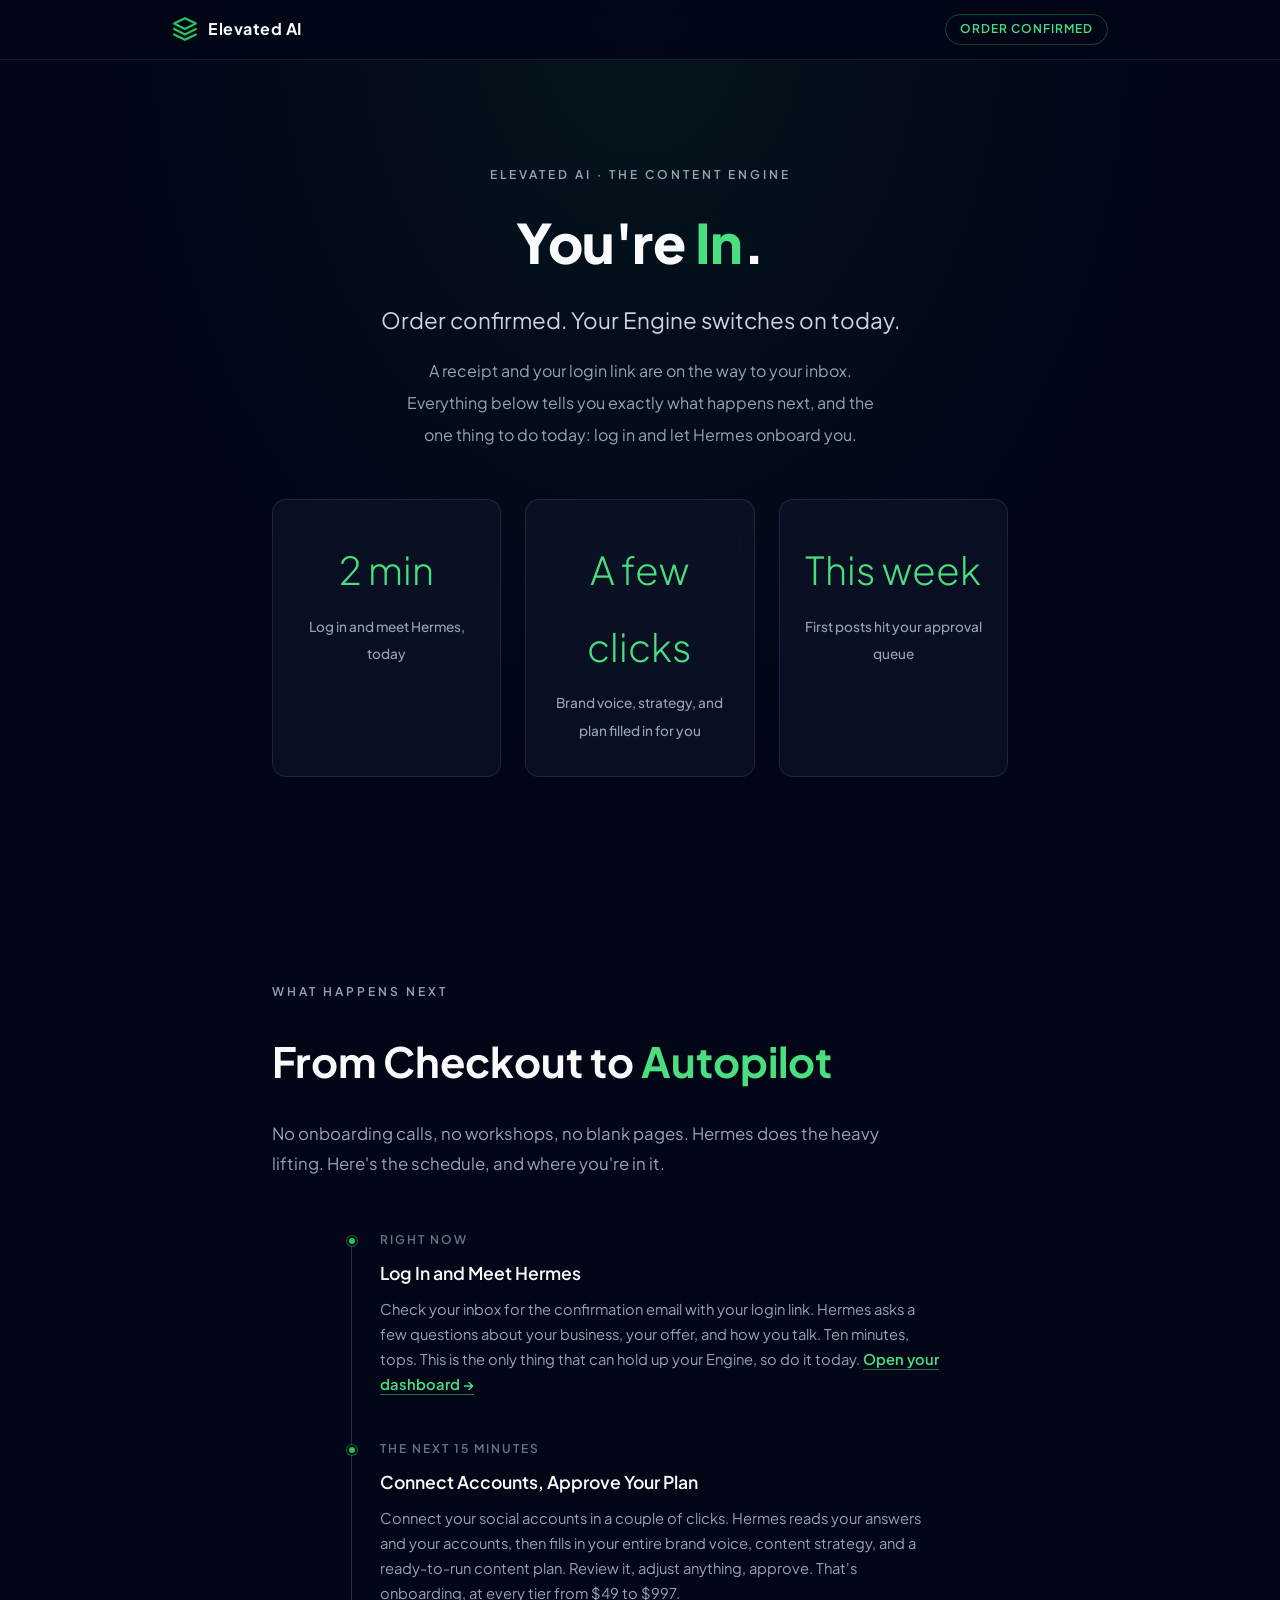
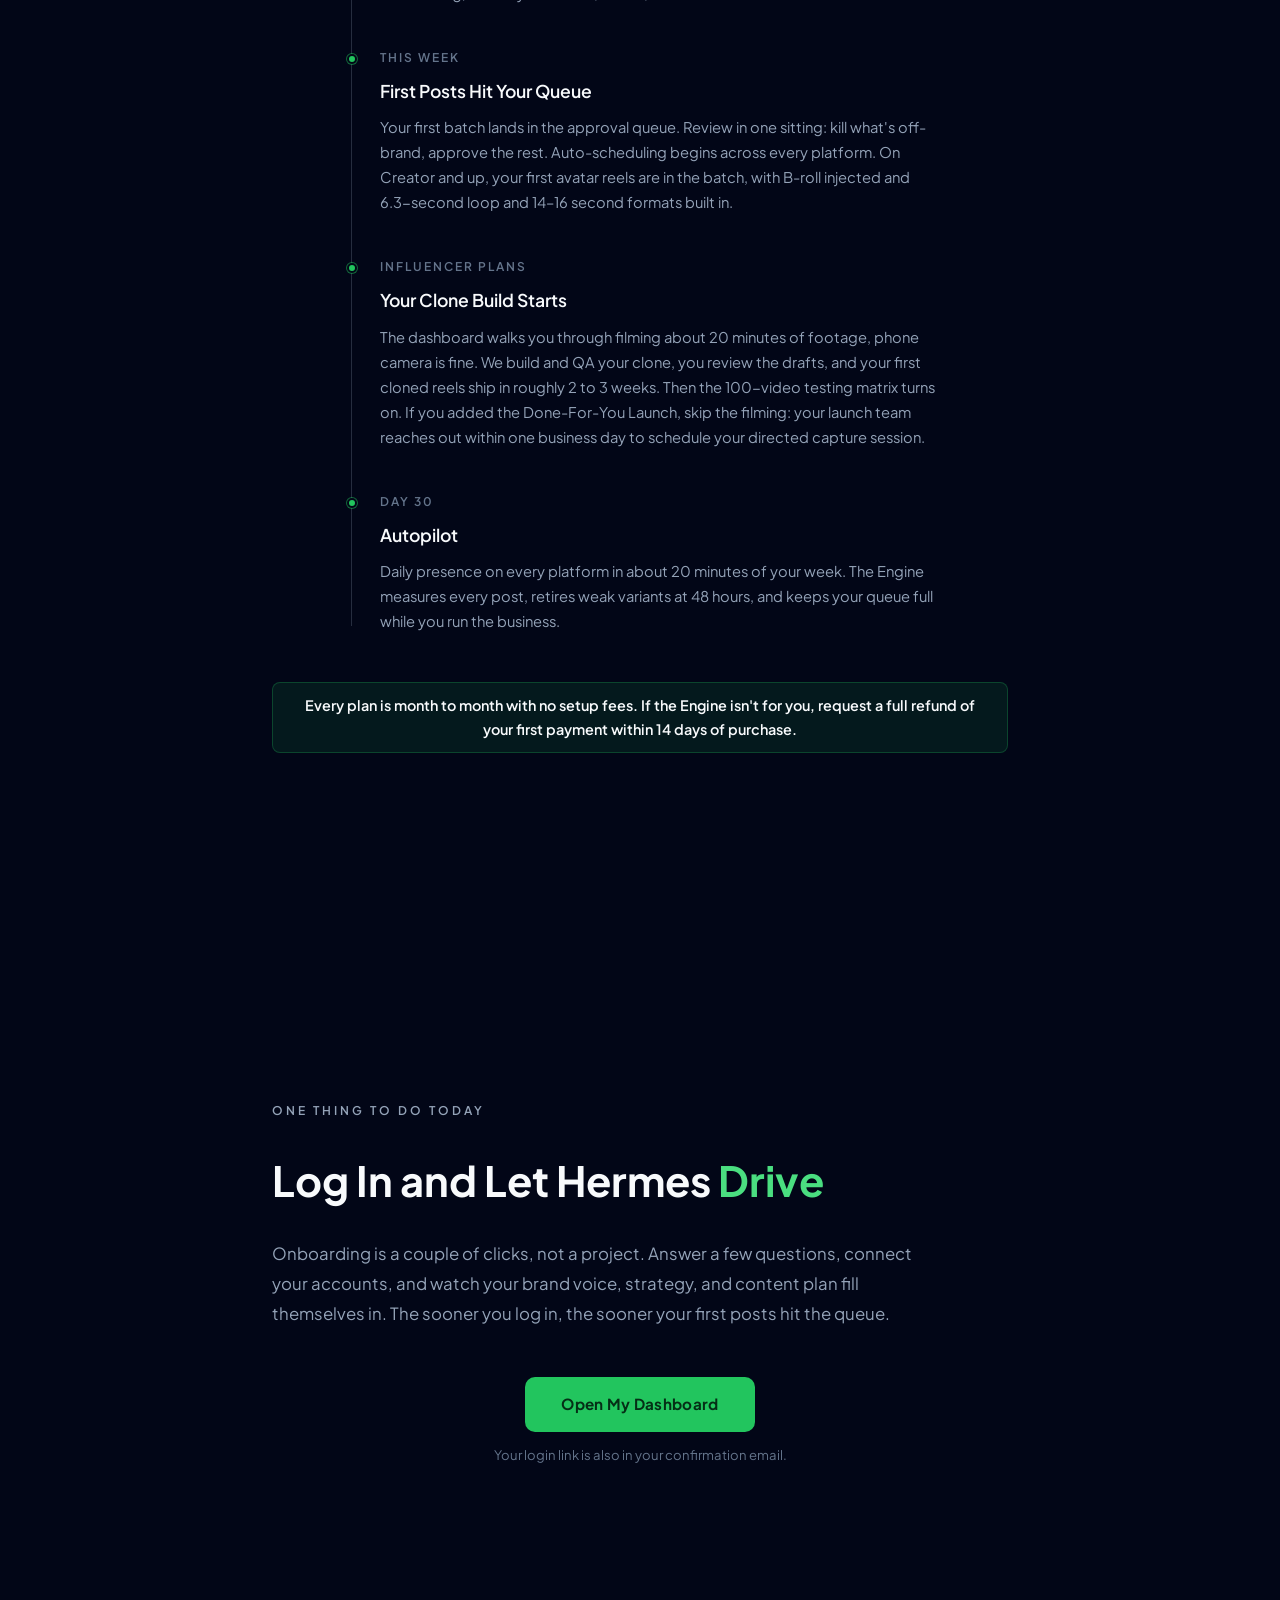
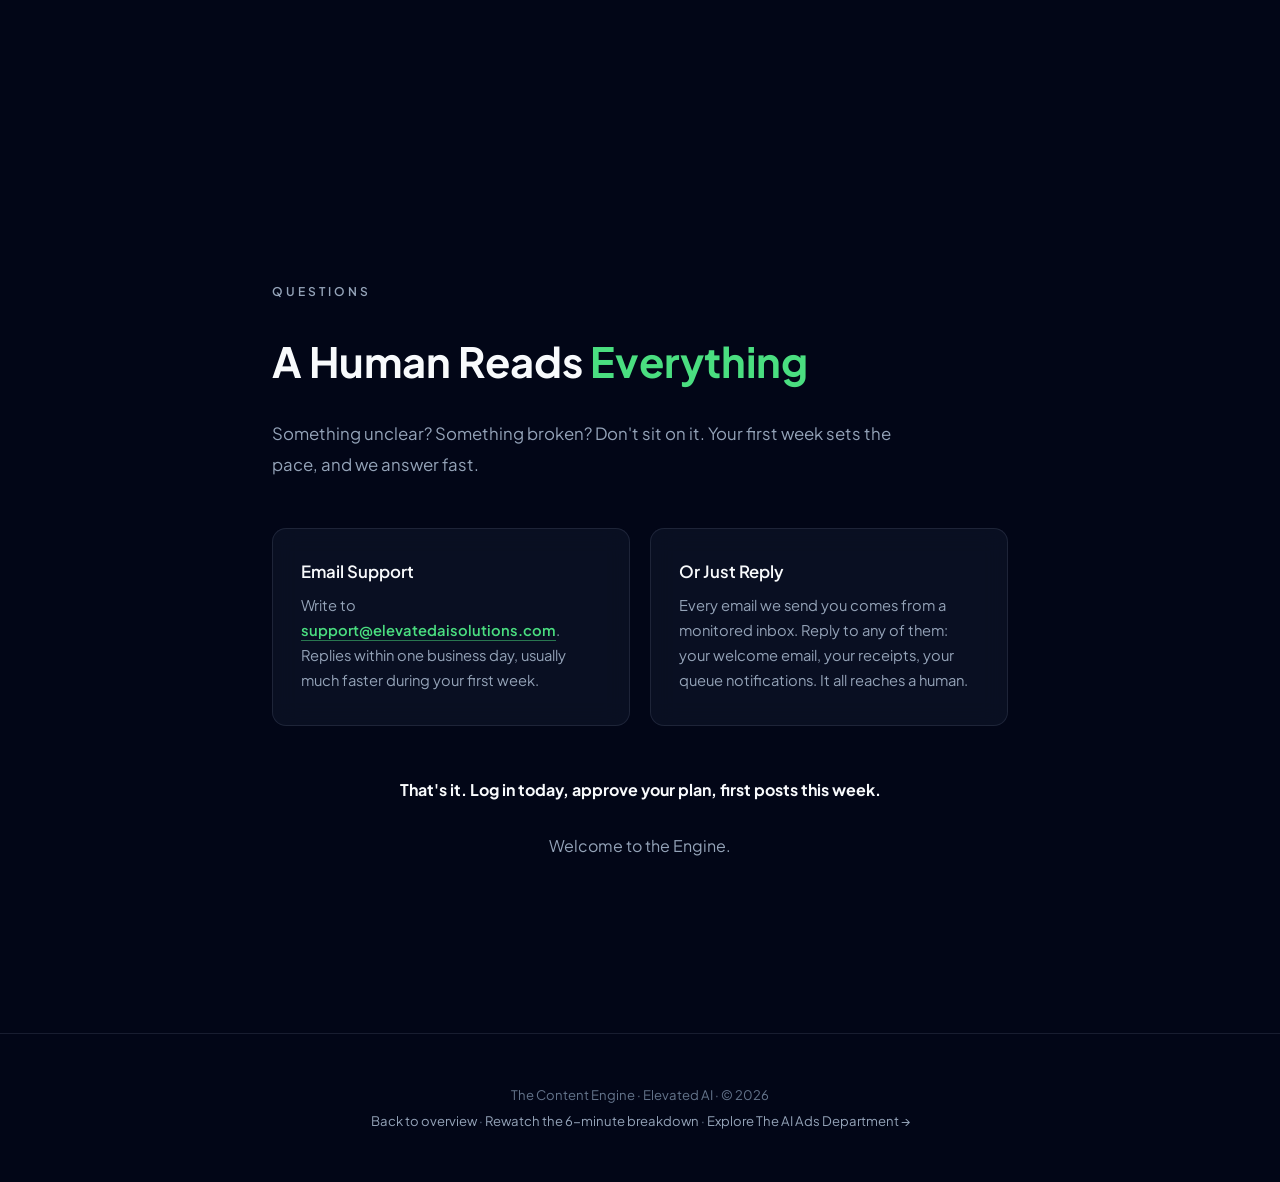
<file: content-engine/thank-you.html>
<!DOCTYPE html>
<html lang="en">
<head>
<meta charset="UTF-8">
<meta name="viewport" content="width=device-width, initial-scale=1.0">
<meta name="robots" content="noindex">
<meta name="description" content="Order confirmed. Here's exactly what happens next: log in, let Hermes fill in your brand voice, strategy, and content plan, and watch your first posts hit the approval queue this week.">
<title>Order Confirmed | Welcome to The Content Engine</title>
<link rel="preconnect" href="https://fonts.googleapis.com">
<link rel="preconnect" href="https://fonts.gstatic.com" crossorigin>
<link href="https://fonts.googleapis.com/css2?family=Plus+Jakarta+Sans:wght@300;400;500;600;700;800&display=swap" rel="stylesheet">
<style>
*, *::before, *::after { margin: 0; padding: 0; box-sizing: border-box; }

html { scroll-behavior: smooth; }

body {
  font-family: 'Plus Jakarta Sans', system-ui, -apple-system, 'Segoe UI', sans-serif;
  background: #020617;
  color: #f8fafc;
  font-size: 19px;
  line-height: 2.0;
  -webkit-font-smoothing: antialiased;
}

h1, h2, h3, h4 { line-height: 1.3; }

.container {
  max-width: 800px;
  margin: 0 auto;
  padding: 0 32px;
}

.accent { color: #4ADE80; }

/* Fade-in animation */
.fade-in {
  opacity: 0;
  transform: translateY(24px);
  transition: opacity 0.8s ease, transform 0.8s ease;
}
.fade-in.visible {
  opacity: 1;
  transform: translateY(0);
}
.fade-in.d1 { transition-delay: 0.1s; }
.fade-in.d2 { transition-delay: 0.2s; }
.fade-in.d3 { transition-delay: 0.3s; }
.fade-in.d4 { transition-delay: 0.4s; }

/* NAV */
.site-nav {
  position: fixed;
  top: 0; left: 0; right: 0;
  z-index: 100;
  background: rgba(2, 6, 23, 0.8);
  backdrop-filter: blur(12px);
  -webkit-backdrop-filter: blur(12px);
  border-bottom: 1px solid rgba(148, 163, 184, 0.15);
}
.nav-inner {
  max-width: 1000px;
  margin: 0 auto;
  padding: 14px 32px;
  display: flex;
  align-items: center;
  justify-content: space-between;
  gap: 16px;
}
.nav-brand {
  display: flex;
  align-items: center;
  gap: 10px;
  text-decoration: none;
}
.nav-brand svg { display: block; }
.nav-wordmark {
  font-size: 1rem;
  font-weight: 700;
  letter-spacing: 0.5px;
  color: #f8fafc;
  line-height: 1;
}
.nav-badge {
  font-size: 0.75rem;
  font-weight: 600;
  letter-spacing: 1px;
  text-transform: uppercase;
  color: #4ADE80;
  border: 1px solid rgba(34, 197, 94, 0.35);
  border-radius: 100px;
  padding: 6px 14px;
  line-height: 1.4;
}

/* BUTTONS */
.btn {
  display: inline-block;
  background: #22C55E;
  color: #052e16;
  font-size: 0.95rem;
  font-weight: 700;
  letter-spacing: 0.3px;
  padding: 16px 36px;
  border-radius: 10px;
  text-decoration: none;
  line-height: 1.5;
  transition: transform 0.3s, background 0.3s, box-shadow 0.3s;
}
.btn:hover {
  transform: translateY(-2px);
  background: #4ADE80;
  box-shadow: 0 0 24px rgba(34, 197, 94, 0.25);
}
.cta-microcopy {
  font-size: 0.82rem;
  color: #64748b;
  margin-top: 12px;
  line-height: 1.7;
}

/* HERO */
.hero {
  min-height: 100vh;
  display: flex;
  align-items: center;
  justify-content: center;
  text-align: center;
  padding: 120px 32px 80px;
  background: radial-gradient(ellipse at 50% 0%, rgba(34, 197, 94, 0.08), transparent 60%);
}
.hero .brand-label {
  font-size: 12px;
  font-weight: 600;
  letter-spacing: 3px;
  text-transform: uppercase;
  color: #94a3b8;
  margin-bottom: 20px;
}
.hero h1 {
  font-size: clamp(2.4rem, 5vw, 3.4rem);
  font-weight: 800;
  letter-spacing: -0.5px;
  margin-bottom: 20px;
  color: #f8fafc;
}
.hero .subtitle {
  font-size: clamp(1.1rem, 2.5vw, 1.4rem);
  font-weight: 400;
  color: #cbd5e1;
  margin-bottom: 12px;
}
.hero .sub-desc {
  font-size: 1rem;
  color: #94a3b8;
  max-width: 480px;
  margin: 0 auto;
}

/* SECTIONS */
section {
  min-height: 100vh;
  display: flex;
  align-items: center;
  padding: 80px 32px;
}
section .container {
  width: 100%;
}

.section-label {
  font-size: 12px;
  font-weight: 600;
  letter-spacing: 3px;
  text-transform: uppercase;
  color: #94a3b8;
  margin-bottom: 16px;
}
.section-title {
  font-size: clamp(2rem, 4vw, 2.6rem);
  font-weight: 700;
  margin-bottom: 16px;
  color: #f8fafc;
}
.section-subtitle {
  font-size: 1.05rem;
  color: #94a3b8;
  max-width: 640px;
  margin-bottom: 48px;
  line-height: 1.8;
}

/* STAT BLOCK */
.stat-row {
  display: grid;
  grid-template-columns: repeat(3, 1fr);
  gap: 24px;
  margin: 48px 0 0;
}
.stat-item {
  text-align: center;
  padding: 32px 16px;
  background: rgba(15, 23, 42, 0.6);
  border: 1px solid rgba(148, 163, 184, 0.15);
  border-radius: 14px;
  backdrop-filter: blur(12px);
  -webkit-backdrop-filter: blur(12px);
  transition: border-color 0.3s, transform 0.3s, box-shadow 0.3s;
}
.stat-item:hover {
  border-color: rgba(34, 197, 94, 0.4);
  transform: translateY(-3px);
  box-shadow: 0 0 24px rgba(34, 197, 94, 0.12);
}
.stat-number {
  font-size: 2.4rem;
  font-weight: 300;
  color: #4ADE80;
  margin-bottom: 4px;
}
.stat-label {
  font-size: 0.85rem;
  color: #94a3b8;
  font-weight: 500;
}

/* COPY BLOCKS */
.copy-block {
  max-width: 640px;
  margin: 0 auto;
}
.copy-block p {
  color: #94a3b8;
  margin-bottom: 24px;
  font-size: 1rem;
}
.copy-block p strong { color: #f8fafc; }

/* TIMELINE */
.timeline {
  max-width: 600px;
  margin: 0 auto;
  position: relative;
  padding-left: 40px;
}
.timeline::before {
  content: '';
  position: absolute;
  left: 11px; top: 8px; bottom: 8px;
  width: 1px;
  background: rgba(148, 163, 184, 0.25);
}
.timeline-item {
  margin-bottom: 40px;
  position: relative;
}
.timeline-item:last-child { margin-bottom: 0; }
.timeline-dot {
  position: absolute;
  left: -33px; top: 8px;
  width: 10px; height: 10px;
  border-radius: 50%;
  background: #22C55E;
  border: 2px solid #020617;
  box-shadow: 0 0 0 1px rgba(34, 197, 94, 0.5);
}
.timeline-label {
  font-size: 0.75rem;
  font-weight: 600;
  letter-spacing: 2px;
  text-transform: uppercase;
  color: #64748b;
  margin-bottom: 4px;
}
.timeline-title {
  font-size: 1.1rem;
  font-weight: 600;
  margin-bottom: 6px;
  color: #f8fafc;
}
.timeline-desc {
  color: #94a3b8;
  font-size: 0.92rem;
  line-height: 1.7;
}
.timeline-desc a {
  color: #4ADE80;
  font-weight: 600;
  text-decoration: none;
  border-bottom: 1px solid rgba(74, 222, 128, 0.5);
  padding-bottom: 1px;
}
.timeline-desc a:hover { opacity: 0.7; }

/* GUARANTEE CHIP */
.guarantee-chip {
  font-size: 0.9rem;
  font-weight: 600;
  color: #f8fafc;
  padding: 10px 16px;
  background: rgba(34, 197, 94, 0.1);
  border: 1px solid rgba(34, 197, 94, 0.25);
  border-radius: 8px;
  display: inline-block;
  line-height: 1.7;
}

/* SUPPORT CARDS */
.cards-grid {
  display: grid;
  grid-template-columns: repeat(2, 1fr);
  gap: 20px;
  margin-top: 40px;
}
.card {
  background: rgba(15, 23, 42, 0.6);
  border: 1px solid rgba(148, 163, 184, 0.15);
  border-radius: 14px;
  backdrop-filter: blur(12px);
  -webkit-backdrop-filter: blur(12px);
  padding: 32px 28px;
  transition: transform 0.3s, border-color 0.3s, box-shadow 0.3s;
}
.card:hover {
  transform: translateY(-3px);
  border-color: rgba(34, 197, 94, 0.4);
  box-shadow: 0 0 24px rgba(34, 197, 94, 0.12);
}
.card h3 {
  font-size: 1.05rem;
  font-weight: 600;
  margin-bottom: 10px;
  color: #f8fafc;
}
.card p {
  color: #94a3b8;
  font-size: 0.92rem;
  line-height: 1.7;
}
.card a {
  color: #4ADE80;
  font-weight: 600;
  text-decoration: none;
  border-bottom: 1px solid rgba(74, 222, 128, 0.5);
  padding-bottom: 1px;
}
.card a:hover { opacity: 0.7; }

/* FOOTER */
footer {
  text-align: center;
  padding: 48px 32px;
  border-top: 1px solid rgba(148, 163, 184, 0.15);
  color: #64748b;
  font-size: 0.82rem;
}
footer a {
  color: #94a3b8;
  text-decoration: none;
}
footer a:hover { color: #4ADE80; }

/* RESPONSIVE */
@media (max-width: 768px) {
  section { padding: 60px 24px; min-height: auto; min-height: 100vh; }
  .stat-row { grid-template-columns: 1fr; gap: 16px; }
  .cards-grid { grid-template-columns: 1fr; }
  .nav-badge { display: none; }
}

@media (max-width: 480px) {
  body { font-size: 17px; }
  .hero { padding: 100px 20px 60px; }
  .hero h1 { font-size: 2rem; }
}
</style>
</head>
<body>

<!-- NAV -->
<nav class="site-nav">
  <div class="nav-inner">
    <a class="nav-brand" href="index.html" aria-label="Elevated AI home">
      <svg width="26" height="26" viewBox="0 0 24 24" fill="none" stroke="#22C55E" stroke-width="2" stroke-linecap="round" stroke-linejoin="round" aria-hidden="true">
        <path d="M12 2 2 7l10 5 10-5-10-5z"></path>
        <path d="M2 12l10 5 10-5"></path>
        <path d="M2 17l10 5 10-5"></path>
      </svg>
      <span class="nav-wordmark">Elevated AI</span>
    </a>
    <span class="nav-badge">Order Confirmed</span>
  </div>
</nav>

<!-- HERO -->
<section class="hero">
  <div class="container">
    <div class="fade-in">
      <div class="brand-label">Elevated AI &middot; The Content Engine</div>
      <h1>You're <span class="accent">In</span>.</h1>
    </div>
    <div class="fade-in d1">
      <p class="subtitle">Order confirmed. Your Engine switches on today.</p>
    </div>
    <div class="fade-in d2">
      <p class="sub-desc">A receipt and your login link are on the way to your inbox. Everything below tells you exactly what happens next, and the one thing to do today: log in and let Hermes onboard you.</p>
    </div>

    <div class="stat-row fade-in d3">
      <div class="stat-item">
        <div class="stat-number">2 min</div>
        <div class="stat-label">Log in and meet Hermes, today</div>
      </div>
      <div class="stat-item">
        <div class="stat-number">A few clicks</div>
        <div class="stat-label">Brand voice, strategy, and plan filled in for you</div>
      </div>
      <div class="stat-item">
        <div class="stat-number">This week</div>
        <div class="stat-label">First posts hit your approval queue</div>
      </div>
    </div>
  </div>
</section>

<!-- WHAT HAPPENS NEXT -->
<section>
  <div class="container">
    <div class="fade-in">
      <div class="section-label">What Happens Next</div>
      <div class="section-title">From Checkout to <span class="accent">Autopilot</span></div>
      <div class="section-subtitle">No onboarding calls, no workshops, no blank pages. Hermes does the heavy lifting. Here's the schedule, and where you're in it.</div>
    </div>

    <div class="timeline fade-in d1">
      <div class="timeline-item">
        <div class="timeline-dot"></div>
        <div class="timeline-label">Right Now</div>
        <div class="timeline-title">Log In and Meet Hermes</div>
        <div class="timeline-desc">Check your inbox for the confirmation email with your login link. Hermes asks a few questions about your business, your offer, and how you talk. Ten minutes, tops. This is the only thing that can hold up your Engine, so do it today. <!-- PLACEHOLDER: replace # with live dashboard/login URL --><a href="#">Open your dashboard &rarr;</a></div>
      </div>
      <div class="timeline-item">
        <div class="timeline-dot"></div>
        <div class="timeline-label">The Next 15 Minutes</div>
        <div class="timeline-title">Connect Accounts, Approve Your Plan</div>
        <div class="timeline-desc">Connect your social accounts in a couple of clicks. Hermes reads your answers and your accounts, then fills in your entire brand voice, content strategy, and a ready-to-run content plan. Review it, adjust anything, approve. That's onboarding, at every tier from $49 to $997.</div>
      </div>
      <div class="timeline-item">
        <div class="timeline-dot"></div>
        <div class="timeline-label">This Week</div>
        <div class="timeline-title">First Posts Hit Your Queue</div>
        <div class="timeline-desc">Your first batch lands in the approval queue. Review in one sitting: kill what's off-brand, approve the rest. Auto-scheduling begins across every platform. On Creator and up, your first avatar reels are in the batch, with B-roll injected and 6.3-second loop and 14&ndash;16 second formats built in.</div>
      </div>
      <div class="timeline-item">
        <div class="timeline-dot"></div>
        <div class="timeline-label">Influencer Plans</div>
        <div class="timeline-title">Your Clone Build Starts</div>
        <div class="timeline-desc">The dashboard walks you through filming about 20 minutes of footage, phone camera is fine. We build and QA your clone, you review the drafts, and your first cloned reels ship in roughly 2 to 3 weeks. Then the 100-video testing matrix turns on. If you added the Done-For-You Launch, skip the filming: your launch team reaches out within one business day to schedule your directed capture session.</div>
      </div>
      <div class="timeline-item">
        <div class="timeline-dot"></div>
        <div class="timeline-label">Day 30</div>
        <div class="timeline-title">Autopilot</div>
        <div class="timeline-desc">Daily presence on every platform in about 20 minutes of your week. The Engine measures every post, retires weak variants at 48 hours, and keeps your queue full while you run the business.</div>
      </div>
    </div>

    <div class="fade-in d2" style="text-align: center; margin-top: 48px;">
      <div class="guarantee-chip">Every plan is month to month with no setup fees. If the Engine isn't for you, request a full refund of your first payment within 14 days of purchase.</div>
    </div>
  </div>
</section>

<!-- START ONBOARDING -->
<section>
  <div class="container">
    <div class="fade-in">
      <div class="section-label">One Thing To Do Today</div>
      <div class="section-title">Log In and Let Hermes <span class="accent">Drive</span></div>
      <div class="section-subtitle">Onboarding is a couple of clicks, not a project. Answer a few questions, connect your accounts, and watch your brand voice, strategy, and content plan fill themselves in. The sooner you log in, the sooner your first posts hit the queue.</div>
    </div>

    <div class="fade-in d1" style="text-align: center; margin-top: 8px;">
      <!-- PLACEHOLDER: replace # with live dashboard/login URL -->
      <a class="btn" href="#">Open My Dashboard</a>
      <p class="cta-microcopy">Your login link is also in your confirmation email.</p>
    </div>
  </div>
</section>

<!-- SUPPORT -->
<section>
  <div class="container">
    <div class="fade-in">
      <div class="section-label">Questions</div>
      <div class="section-title">A Human Reads <span class="accent">Everything</span></div>
      <div class="section-subtitle">Something unclear? Something broken? Don't sit on it. Your first week sets the pace, and we answer fast.</div>
    </div>

    <div class="cards-grid fade-in d1">
      <div class="card">
        <h3>Email Support</h3>
        <!-- PLACEHOLDER: replace with live support address before launch -->
        <p>Write to <a href="mailto:support@elevatedaisolutions.com">support@elevatedaisolutions.com</a>. Replies within one business day, usually much faster during your first week.</p>
      </div>
      <div class="card">
        <h3>Or Just Reply</h3>
        <p>Every email we send you comes from a monitored inbox. Reply to any of them: your welcome email, your receipts, your queue notifications. It all reaches a human.</p>
      </div>
    </div>

    <div class="copy-block fade-in d2" style="margin-top: 48px;">
      <p style="text-align: center;"><strong>That's it. Log in today, approve your plan, first posts this week.</strong></p>
      <p style="text-align: center;">Welcome to the Engine.</p>
    </div>
  </div>
</section>

<!-- FOOTER -->
<footer>
  <div class="container">
    <p>The Content Engine &middot; Elevated AI &middot; &copy; 2026</p>
    <p><a href="index.html">Back to overview</a> &middot; <a href="vsl.html">Rewatch the 6-minute breakdown</a> &middot; <a href="../ads-system/index.html">Explore The AI Ads Department &rarr;</a></p>
  </div>
</footer>

<script>
document.addEventListener('DOMContentLoaded', function() {
  var observer = new IntersectionObserver(function(entries) {
    entries.forEach(function(entry) {
      if (entry.isIntersecting) {
        entry.target.classList.add('visible');
      }
    });
  }, { threshold: 0.1, rootMargin: '0px 0px -60px 0px' });

  document.querySelectorAll('.fade-in').forEach(function(el) {
    observer.observe(el);
  });

  setTimeout(function() {
    document.querySelectorAll('.fade-in:not(.visible)').forEach(function(el) {
      el.classList.add('visible');
    });
  }, 1500);
});
</script>

</body>
</html>
</file>
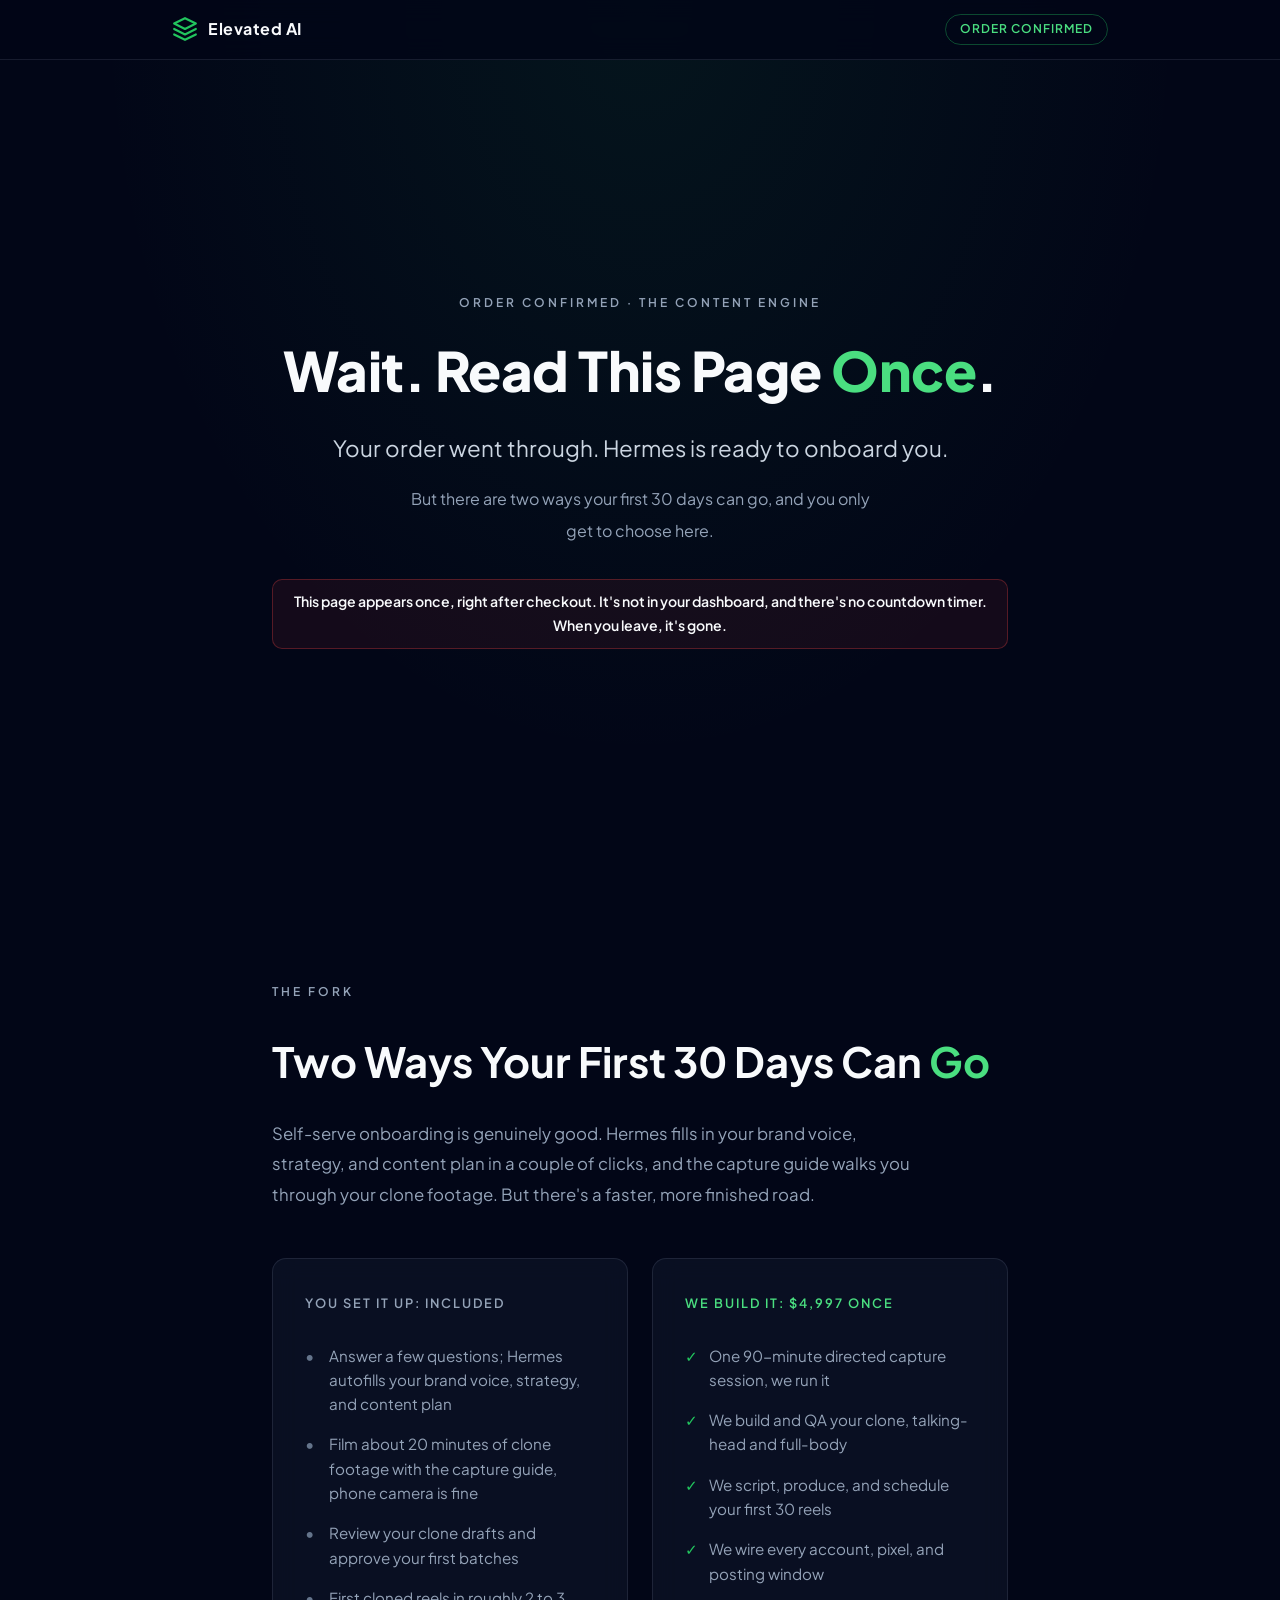
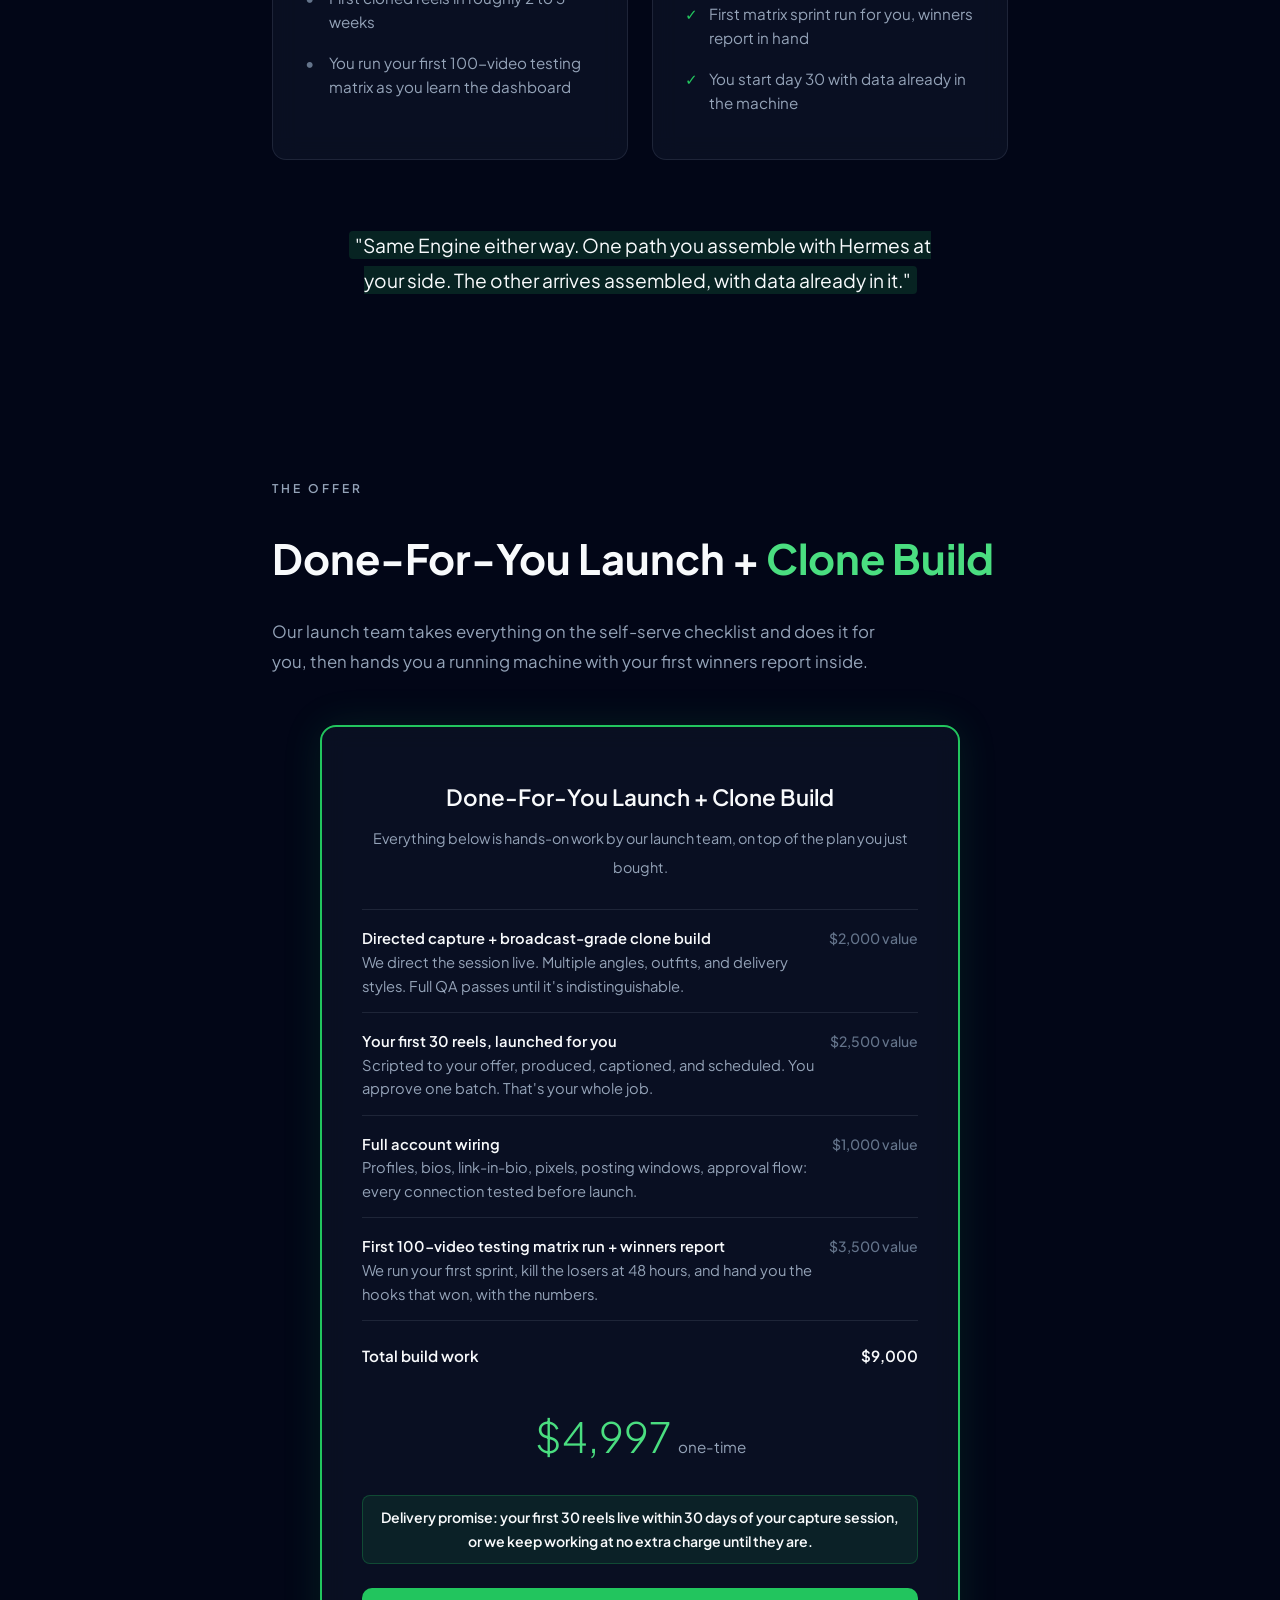
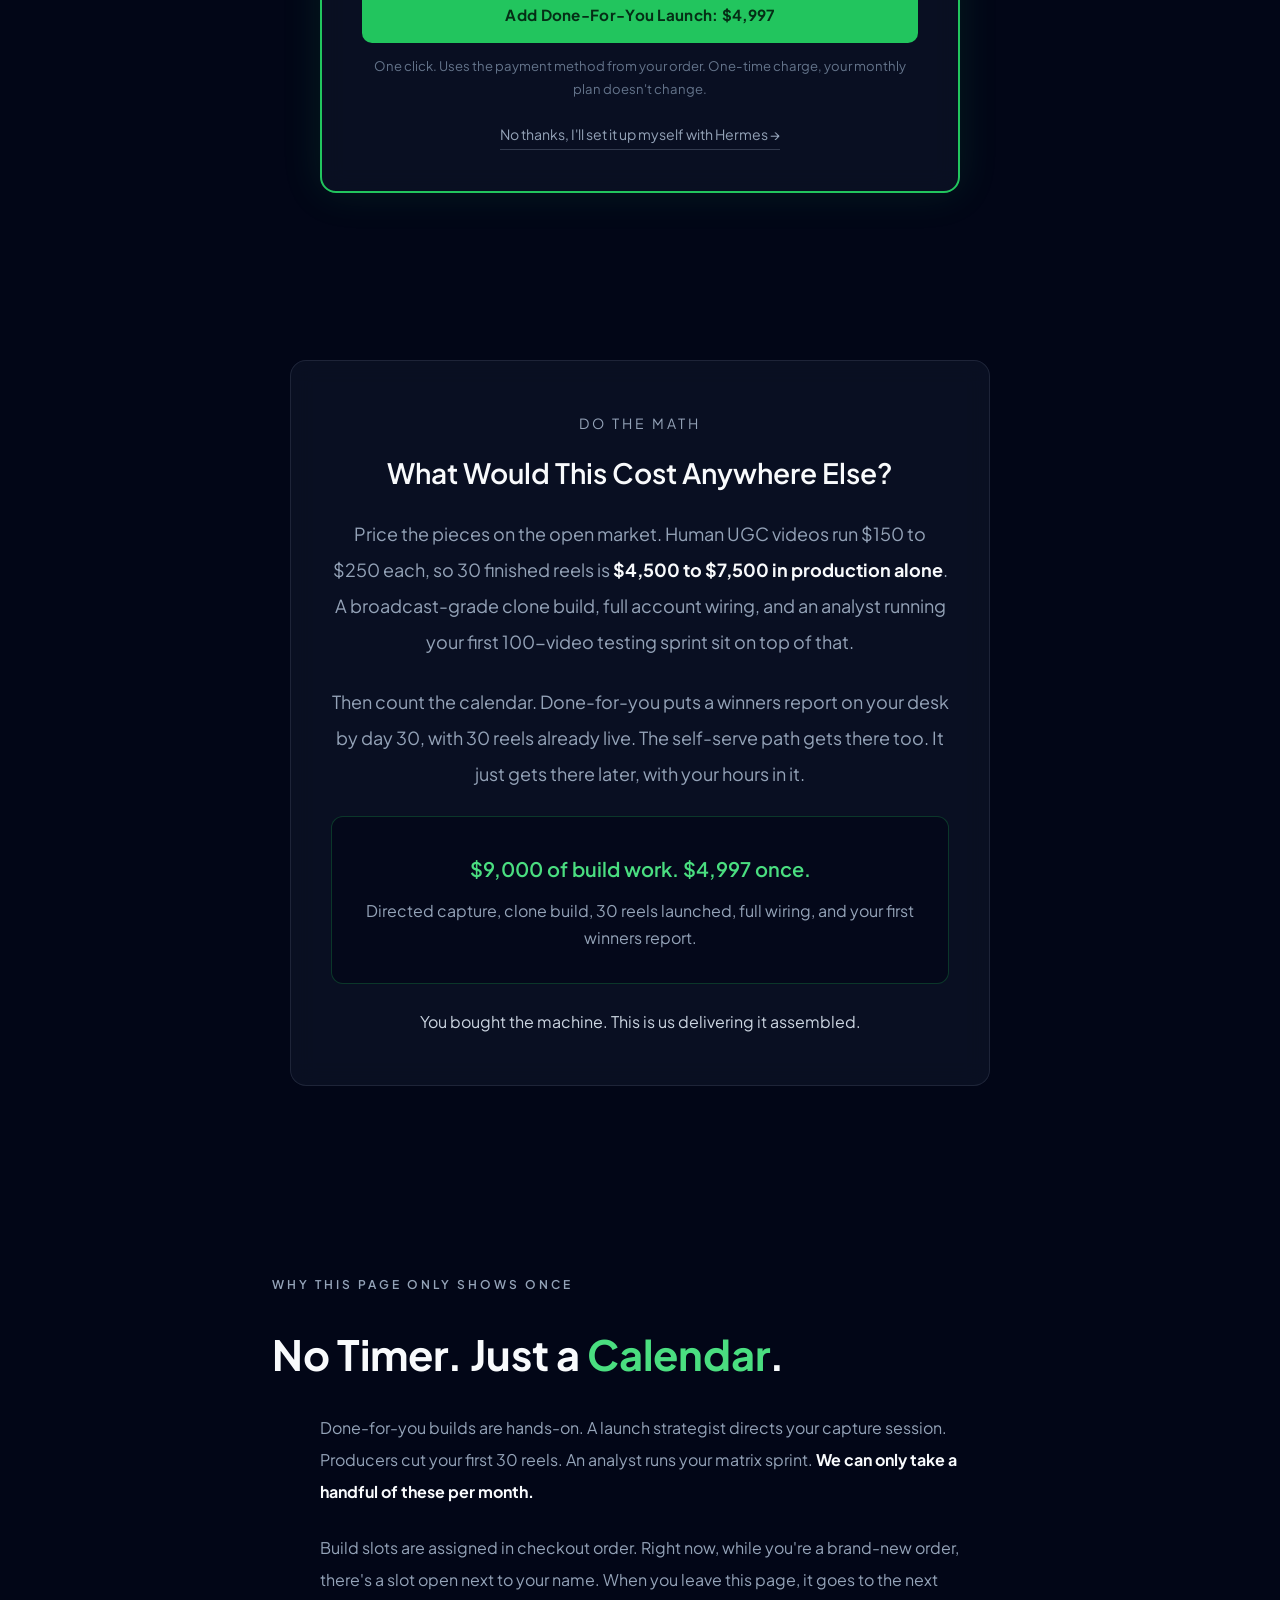
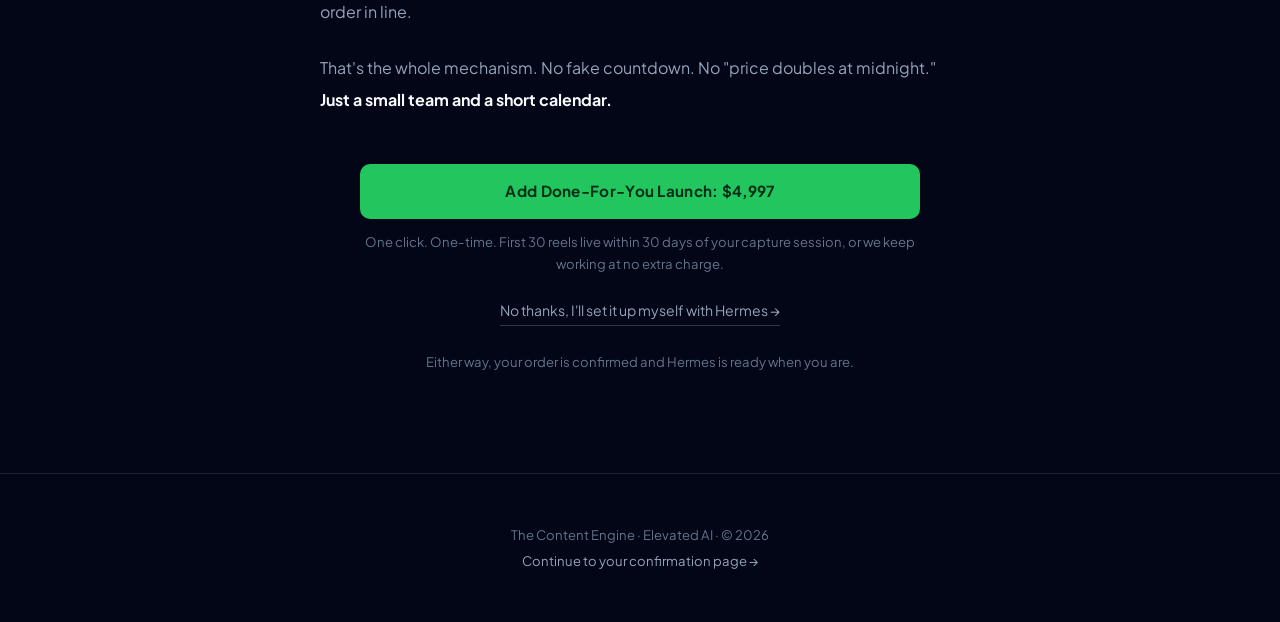
<file: content-engine/upsell.html>
<!DOCTYPE html>
<html lang="en">
<head>
<meta charset="UTF-8">
<meta name="viewport" content="width=device-width, initial-scale=1.0">
<meta name="robots" content="noindex">
<meta name="description" content="One decision before your dashboard: the Done-For-You Launch + Clone Build. We build your clone, launch your first 30 reels, wire your accounts, and run your first testing matrix.">
<title>One Decision Before Your Dashboard | The Content Engine</title>
<link rel="preconnect" href="https://fonts.googleapis.com">
<link rel="preconnect" href="https://fonts.gstatic.com" crossorigin>
<link href="https://fonts.googleapis.com/css2?family=Plus+Jakarta+Sans:wght@300;400;500;600;700;800&display=swap" rel="stylesheet">
<style>
*, *::before, *::after { margin: 0; padding: 0; box-sizing: border-box; }

html { scroll-behavior: smooth; }

body {
  font-family: 'Plus Jakarta Sans', system-ui, -apple-system, 'Segoe UI', sans-serif;
  background: #020617;
  color: #f8fafc;
  font-size: 19px;
  line-height: 2.0;
  -webkit-font-smoothing: antialiased;
}

h1, h2, h3, h4 { line-height: 1.3; }

.container {
  max-width: 800px;
  margin: 0 auto;
  padding: 0 32px;
}

.accent { color: #4ADE80; }

/* Fade-in animation */
.fade-in {
  opacity: 0;
  transform: translateY(24px);
  transition: opacity 0.8s ease, transform 0.8s ease;
}
.fade-in.visible {
  opacity: 1;
  transform: translateY(0);
}
.fade-in.d1 { transition-delay: 0.1s; }
.fade-in.d2 { transition-delay: 0.2s; }
.fade-in.d3 { transition-delay: 0.3s; }
.fade-in.d4 { transition-delay: 0.4s; }

/* NAV */
.site-nav {
  position: fixed;
  top: 0; left: 0; right: 0;
  z-index: 100;
  background: rgba(2, 6, 23, 0.8);
  backdrop-filter: blur(12px);
  -webkit-backdrop-filter: blur(12px);
  border-bottom: 1px solid rgba(148, 163, 184, 0.15);
}
.nav-inner {
  max-width: 1000px;
  margin: 0 auto;
  padding: 14px 32px;
  display: flex;
  align-items: center;
  justify-content: space-between;
  gap: 16px;
}
.nav-brand {
  display: flex;
  align-items: center;
  gap: 10px;
  text-decoration: none;
}
.nav-brand svg { display: block; }
.nav-wordmark {
  font-size: 1rem;
  font-weight: 700;
  letter-spacing: 0.5px;
  color: #f8fafc;
  line-height: 1;
}
.nav-badge {
  font-size: 0.75rem;
  font-weight: 600;
  letter-spacing: 1px;
  text-transform: uppercase;
  color: #4ADE80;
  border: 1px solid rgba(34, 197, 94, 0.35);
  border-radius: 100px;
  padding: 6px 14px;
  line-height: 1.4;
}

/* BUTTONS */
.btn {
  display: inline-block;
  background: #22C55E;
  color: #052e16;
  font-size: 0.95rem;
  font-weight: 700;
  letter-spacing: 0.3px;
  padding: 16px 36px;
  border-radius: 10px;
  text-decoration: none;
  line-height: 1.5;
  transition: transform 0.3s, background 0.3s, box-shadow 0.3s;
}
.btn:hover {
  transform: translateY(-2px);
  background: #4ADE80;
  box-shadow: 0 0 24px rgba(34, 197, 94, 0.25);
}
.btn-block {
  display: block;
  width: 100%;
  text-align: center;
  padding: 16px 20px;
  font-size: 0.95rem;
}
.decline-link {
  display: inline-block;
  margin-top: 20px;
  font-size: 0.88rem;
  color: #94a3b8;
  text-decoration: none;
  border-bottom: 1px solid rgba(148, 163, 184, 0.3);
  padding-bottom: 1px;
  transition: color 0.3s, border-color 0.3s;
}
.decline-link:hover {
  color: #f8fafc;
  border-color: #f8fafc;
}
.cta-microcopy {
  font-size: 0.82rem;
  color: #64748b;
  margin-top: 12px;
  line-height: 1.7;
}

/* HERO */
.hero {
  min-height: 100vh;
  display: flex;
  align-items: center;
  justify-content: center;
  text-align: center;
  padding: 120px 32px 80px;
  background: radial-gradient(ellipse at 50% 0%, rgba(34, 197, 94, 0.08), transparent 60%);
}
.hero .brand-label {
  font-size: 12px;
  font-weight: 600;
  letter-spacing: 3px;
  text-transform: uppercase;
  color: #94a3b8;
  margin-bottom: 20px;
}
.hero h1 {
  font-size: clamp(2.4rem, 5vw, 3.4rem);
  font-weight: 800;
  letter-spacing: -0.5px;
  margin-bottom: 20px;
  color: #f8fafc;
}
.hero .subtitle {
  font-size: clamp(1.1rem, 2.5vw, 1.4rem);
  font-weight: 400;
  color: #cbd5e1;
  margin-bottom: 12px;
}
.hero .sub-desc {
  font-size: 1rem;
  color: #94a3b8;
  max-width: 480px;
  margin: 0 auto;
}
.hero .once-note {
  display: inline-block;
  margin-top: 32px;
  font-size: 0.88rem;
  font-weight: 600;
  color: #f8fafc;
  background: rgba(239, 68, 68, 0.08);
  border: 1px solid rgba(239, 68, 68, 0.3);
  border-radius: 10px;
  padding: 10px 18px;
  line-height: 1.7;
}

/* SECTIONS */
section {
  min-height: 100vh;
  display: flex;
  align-items: center;
  padding: 80px 32px;
}
section .container {
  width: 100%;
}

.section-label {
  font-size: 12px;
  font-weight: 600;
  letter-spacing: 3px;
  text-transform: uppercase;
  color: #94a3b8;
  margin-bottom: 16px;
}
.section-title {
  font-size: clamp(2rem, 4vw, 2.6rem);
  font-weight: 700;
  margin-bottom: 16px;
  color: #f8fafc;
}
.section-subtitle {
  font-size: 1.05rem;
  color: #94a3b8;
  max-width: 640px;
  margin-bottom: 48px;
  line-height: 1.8;
}

/* COPY BLOCKS */
.copy-block {
  max-width: 640px;
  margin: 0 auto;
}
.copy-block p {
  color: #94a3b8;
  margin-bottom: 24px;
  font-size: 1rem;
}
.copy-block p strong { color: #f8fafc; }

/* PULL QUOTE */
.pull-quote {
  padding: 20px 0;
  margin: 0 auto;
  max-width: 600px;
  font-size: 1.2rem;
  font-weight: 400;
  color: #f8fafc;
  text-align: center;
  line-height: 1.8;
}
.pull-quote .highlight {
  background: rgba(34, 197, 94, 0.15);
  padding: 2px 6px;
  border-radius: 4px;
}

/* FORK GRID (You Set It Up / We Build It) */
.ba-grid {
  display: grid;
  grid-template-columns: 1fr 1fr;
  gap: 24px;
  margin-top: 48px;
  margin-bottom: 48px;
}
.ba-col {
  padding: 36px 32px;
  border-radius: 14px;
  background: rgba(15, 23, 42, 0.6);
  border: 1px solid rgba(148, 163, 184, 0.15);
  backdrop-filter: blur(12px);
  -webkit-backdrop-filter: blur(12px);
  transition: transform 0.3s, border-color 0.3s, box-shadow 0.3s;
}
.ba-col:hover {
  transform: translateY(-3px);
  border-color: rgba(34, 197, 94, 0.4);
  box-shadow: 0 0 24px rgba(34, 197, 94, 0.12);
}
.ba-col h3 {
  font-size: 0.8rem;
  font-weight: 600;
  letter-spacing: 2px;
  text-transform: uppercase;
  margin-bottom: 24px;
  color: #94a3b8;
}
.ba-col.ba-after h3 { color: #4ADE80; }
.ba-col ul { list-style: none; }
.ba-col li {
  color: #94a3b8;
  font-size: 0.95rem;
  padding: 8px 0 8px 24px;
  position: relative;
  line-height: 1.6;
}
.ba-before li::before {
  content: '\2022';
  position: absolute;
  left: 0;
  color: #64748b;
  font-weight: 600;
}
.ba-after li::before {
  content: '\2713';
  position: absolute;
  left: 0;
  color: #22C55E;
  font-weight: 600;
}

/* OFFER CARD */
.offer-card {
  max-width: 640px;
  margin: 40px auto 0;
  background: rgba(15, 23, 42, 0.6);
  border: 2px solid #22C55E;
  border-radius: 16px;
  backdrop-filter: blur(12px);
  -webkit-backdrop-filter: blur(12px);
  padding: 48px 40px 40px;
  position: relative;
  text-align: center;
  box-shadow: 0 0 40px rgba(34, 197, 94, 0.12);
}
.offer-badge {
  position: absolute;
  top: -14px; left: 50%;
  transform: translateX(-50%);
  background: #22C55E;
  color: #052e16;
  font-size: 0.65rem;
  font-weight: 700;
  letter-spacing: 2px;
  text-transform: uppercase;
  padding: 6px 18px;
  border-radius: 100px;
  white-space: nowrap;
}
.offer-name {
  font-size: 1.4rem;
  font-weight: 600;
  margin-bottom: 4px;
  color: #f8fafc;
}
.offer-sub {
  font-size: 0.9rem;
  color: #94a3b8;
  margin-bottom: 28px;
}
.stack-list {
  list-style: none;
  text-align: left;
  border-top: 1px solid rgba(148, 163, 184, 0.15);
  margin-bottom: 4px;
}
.stack-list li {
  display: flex;
  justify-content: space-between;
  align-items: baseline;
  gap: 16px;
  padding: 14px 0;
  border-bottom: 1px solid rgba(148, 163, 184, 0.15);
}
.stack-item {
  font-size: 0.92rem;
  color: #94a3b8;
  line-height: 1.6;
}
.stack-item strong {
  display: block;
  color: #f8fafc;
  font-weight: 600;
}
.stack-value {
  font-size: 0.88rem;
  color: #64748b;
  white-space: nowrap;
  font-weight: 500;
}
.stack-total {
  display: flex;
  justify-content: space-between;
  padding: 16px 0 0;
  font-size: 0.95rem;
  font-weight: 600;
  color: #f8fafc;
}
.offer-price {
  font-size: 2.6rem;
  font-weight: 300;
  color: #4ADE80;
  margin-top: 24px;
}
.offer-price span {
  font-size: 0.95rem;
  font-weight: 400;
  color: #94a3b8;
}
.offer-guarantee {
  font-size: 0.88rem;
  font-weight: 600;
  color: #f8fafc;
  padding: 10px 16px;
  background: rgba(34, 197, 94, 0.1);
  border: 1px solid rgba(34, 197, 94, 0.25);
  border-radius: 8px;
  display: inline-block;
  margin: 16px 0 24px;
  line-height: 1.7;
}

/* ROI BOX */
.roi-box {
  max-width: 700px;
  margin: 0 auto;
  padding: 48px 40px;
  background: rgba(15, 23, 42, 0.6);
  border: 1px solid rgba(148, 163, 184, 0.15);
  border-radius: 16px;
  backdrop-filter: blur(12px);
  -webkit-backdrop-filter: blur(12px);
  text-align: center;
}
.roi-kicker {
  font-size: 14px;
  text-transform: uppercase;
  letter-spacing: 3px;
  color: #94a3b8;
  margin-bottom: 16px;
}
.roi-box h3 {
  font-size: 28px;
  font-weight: 600;
  margin-bottom: 24px;
  line-height: 1.4;
  color: #f8fafc;
}
.roi-box p {
  font-size: 18px;
  line-height: 2.0;
  color: #94a3b8;
  margin-bottom: 24px;
}
.roi-box p strong { color: #f8fafc; }
.roi-inset {
  padding: 32px;
  background: rgba(2, 6, 23, 0.6);
  border: 1px solid rgba(34, 197, 94, 0.25);
  border-radius: 12px;
  margin-bottom: 24px;
}
.roi-inset .roi-big {
  font-size: 20px;
  font-weight: 600;
  color: #4ADE80;
  margin-bottom: 8px;
}
.roi-inset .roi-small {
  font-size: 16px;
  color: #94a3b8;
  margin-bottom: 0;
  line-height: 1.7;
}
.roi-close {
  font-size: 16px !important;
  color: #cbd5e1 !important;
  line-height: 1.8 !important;
  margin-bottom: 0 !important;
}

/* DECISION */
.decision {
  text-align: center;
  max-width: 560px;
  margin: 48px auto 0;
}

/* FOOTER */
footer {
  text-align: center;
  padding: 48px 32px;
  border-top: 1px solid rgba(148, 163, 184, 0.15);
  color: #64748b;
  font-size: 0.82rem;
}
footer a {
  color: #94a3b8;
  text-decoration: none;
}
footer a:hover { color: #4ADE80; }

/* RESPONSIVE */
@media (max-width: 768px) {
  section { padding: 60px 24px; min-height: auto; min-height: 100vh; }
  .ba-grid { grid-template-columns: 1fr; gap: 16px; }
  .offer-card { padding: 40px 24px 32px; }
  .roi-box { padding: 36px 24px; }
  .stack-list li { flex-direction: column; gap: 2px; }
  .nav-badge { display: none; }
}

@media (max-width: 480px) {
  body { font-size: 17px; }
  .hero { padding: 100px 20px 60px; }
  .hero h1 { font-size: 2rem; }
  .pull-quote { font-size: 1.05rem; }
  .btn-block { width: 100%; }
}
</style>
</head>
<body>

<!-- NAV -->
<nav class="site-nav">
  <div class="nav-inner">
    <span class="nav-brand" aria-label="Elevated AI">
      <svg width="26" height="26" viewBox="0 0 24 24" fill="none" stroke="#22C55E" stroke-width="2" stroke-linecap="round" stroke-linejoin="round" aria-hidden="true">
        <path d="M12 2 2 7l10 5 10-5-10-5z"></path>
        <path d="M2 12l10 5 10-5"></path>
        <path d="M2 17l10 5 10-5"></path>
      </svg>
      <span class="nav-wordmark">Elevated AI</span>
    </span>
    <span class="nav-badge">Order Confirmed</span>
  </div>
</nav>

<!-- HERO -->
<section class="hero">
  <div class="container">
    <div class="fade-in">
      <div class="brand-label">Order Confirmed &middot; The Content Engine</div>
      <h1>Wait. Read This Page <span class="accent">Once</span>.</h1>
    </div>
    <div class="fade-in d1">
      <p class="subtitle">Your order went through. Hermes is ready to onboard you.</p>
    </div>
    <div class="fade-in d2">
      <p class="sub-desc">But there are two ways your first 30 days can go, and you only get to choose here.</p>
    </div>
    <div class="fade-in d3">
      <div class="once-note">This page appears once, right after checkout. It's not in your dashboard, and there's no countdown timer. When you leave, it's gone.</div>
    </div>
  </div>
</section>

<!-- THE FORK -->
<section>
  <div class="container">
    <div class="fade-in">
      <div class="section-label">The Fork</div>
      <div class="section-title">Two Ways Your First 30 Days Can <span class="accent">Go</span></div>
      <div class="section-subtitle">Self-serve onboarding is genuinely good. Hermes fills in your brand voice, strategy, and content plan in a couple of clicks, and the capture guide walks you through your clone footage. But there's a faster, more finished road.</div>
    </div>

    <div class="ba-grid fade-in d1">
      <div class="ba-col ba-before">
        <h3>You Set It Up: Included</h3>
        <ul>
          <li>Answer a few questions; Hermes autofills your brand voice, strategy, and content plan</li>
          <li>Film about 20 minutes of clone footage with the capture guide, phone camera is fine</li>
          <li>Review your clone drafts and approve your first batches</li>
          <li>First cloned reels in roughly 2 to 3 weeks</li>
          <li>You run your first 100-video testing matrix as you learn the dashboard</li>
        </ul>
      </div>
      <div class="ba-col ba-after">
        <h3>We Build It: $4,997 Once</h3>
        <ul>
          <li>One 90-minute directed capture session, we run it</li>
          <li>We build and QA your clone, talking-head and full-body</li>
          <li>We script, produce, and schedule your first 30 reels</li>
          <li>We wire every account, pixel, and posting window</li>
          <li>First matrix sprint run for you, winners report in hand</li>
          <li>You start day 30 with data already in the machine</li>
        </ul>
      </div>
    </div>

    <div class="pull-quote fade-in d2">
      <span class="highlight">"Same Engine either way. One path you assemble with Hermes at your side. The other arrives assembled, with data already in it."</span>
    </div>
  </div>
</section>

<!-- THE OFFER -->
<section>
  <div class="container">
    <div class="fade-in">
      <div class="section-label">The Offer</div>
      <div class="section-title">Done-For-You Launch + <span class="accent">Clone Build</span></div>
      <div class="section-subtitle">Our launch team takes everything on the self-serve checklist and does it for you, then hands you a running machine with your first winners report inside.</div>
    </div>

    <div class="offer-card fade-in d1">
      <div class="offer-badge">One-Time Offer &middot; New Orders Only</div>
      <div class="offer-name">Done-For-You Launch + Clone Build</div>
      <p class="offer-sub">Everything below is hands-on work by our launch team, on top of the plan you just bought.</p>

      <ul class="stack-list">
        <li>
          <div class="stack-item"><strong>Directed capture + broadcast-grade clone build</strong>We direct the session live. Multiple angles, outfits, and delivery styles. Full QA passes until it's indistinguishable.</div>
          <div class="stack-value">$2,000 value</div>
        </li>
        <li>
          <div class="stack-item"><strong>Your first 30 reels, launched for you</strong>Scripted to your offer, produced, captioned, and scheduled. You approve one batch. That's your whole job.</div>
          <div class="stack-value">$2,500 value</div>
        </li>
        <li>
          <div class="stack-item"><strong>Full account wiring</strong>Profiles, bios, link-in-bio, pixels, posting windows, approval flow: every connection tested before launch.</div>
          <div class="stack-value">$1,000 value</div>
        </li>
        <li>
          <div class="stack-item"><strong>First 100-video testing matrix run + winners report</strong>We run your first sprint, kill the losers at 48 hours, and hand you the hooks that won, with the numbers.</div>
          <div class="stack-value">$3,500 value</div>
        </li>
      </ul>
      <div class="stack-total">
        <span>Total build work</span>
        <span>$9,000</span>
      </div>

      <div class="offer-price">$4,997 <span>one-time</span></div>
      <div class="offer-guarantee">Delivery promise: your first 30 reels live within 30 days of your capture session, or we keep working at no extra charge until they are.</div>

      <a class="btn btn-block" href="https://buy.stripe.com/REPLACE_CE_DFY">Add Done-For-You Launch: $4,997</a>
      <p class="cta-microcopy">One click. Uses the payment method from your order. One-time charge, your monthly plan doesn't change.</p>
      <a class="decline-link" href="thank-you.html">No thanks, I'll set it up myself with Hermes &rarr;</a>
    </div>
  </div>
</section>

<!-- DO THE MATH -->
<section>
  <div class="container">
    <div class="fade-in">
      <div class="roi-box">
        <div class="roi-kicker">Do the Math</div>
        <h3>What Would This Cost Anywhere Else?</h3>
        <p>Price the pieces on the open market. Human UGC videos run $150 to $250 each, so 30 finished reels is <strong>$4,500 to $7,500 in production alone</strong>. A broadcast-grade clone build, full account wiring, and an analyst running your first 100-video testing sprint sit on top of that.</p>
        <p>Then count the calendar. Done-for-you puts a winners report on your desk by day 30, with 30 reels already live. The self-serve path gets there too. It just gets there later, with your hours in it.</p>
        <div class="roi-inset">
          <p class="roi-big">$9,000 of build work. $4,997 once.</p>
          <p class="roi-small">Directed capture, clone build, 30 reels launched, full wiring, and your first winners report.</p>
        </div>
        <p class="roi-close">You bought the machine. This is us delivering it assembled.</p>
      </div>
    </div>
  </div>
</section>

<!-- WHY ONCE + DECISION -->
<section>
  <div class="container">
    <div class="fade-in">
      <div class="section-label">Why This Page Only Shows Once</div>
      <div class="section-title">No Timer. Just a <span class="accent">Calendar</span>.</div>
    </div>

    <div class="copy-block fade-in d1">
      <p>Done-for-you builds are hands-on. A launch strategist directs your capture session. Producers cut your first 30 reels. An analyst runs your matrix sprint. <strong>We can only take a handful of these per month.</strong></p>

      <p>Build slots are assigned in checkout order. Right now, while you're a brand-new order, there's a slot open next to your name. When you leave this page, it goes to the next order in line.</p>

      <p>That's the whole mechanism. No fake countdown. No "price doubles at midnight." <strong>Just a small team and a short calendar.</strong></p>
    </div>

    <div class="decision fade-in d2">
      <a class="btn btn-block" href="https://buy.stripe.com/REPLACE_CE_DFY">Add Done-For-You Launch: $4,997</a>
      <p class="cta-microcopy">One click. One-time. First 30 reels live within 30 days of your capture session, or we keep working at no extra charge.</p>
      <a class="decline-link" href="thank-you.html">No thanks, I'll set it up myself with Hermes &rarr;</a>
      <p class="cta-microcopy" style="margin-top: 24px;">Either way, your order is confirmed and Hermes is ready when you are.</p>
    </div>
  </div>
</section>

<!-- FOOTER -->
<footer>
  <div class="container">
    <p>The Content Engine &middot; Elevated AI &middot; &copy; 2026</p>
    <p><a href="thank-you.html">Continue to your confirmation page &rarr;</a></p>
  </div>
</footer>

<script>
document.addEventListener('DOMContentLoaded', function() {
  var observer = new IntersectionObserver(function(entries) {
    entries.forEach(function(entry) {
      if (entry.isIntersecting) {
        entry.target.classList.add('visible');
      }
    });
  }, { threshold: 0.1, rootMargin: '0px 0px -60px 0px' });

  document.querySelectorAll('.fade-in').forEach(function(el) {
    observer.observe(el);
  });

  setTimeout(function() {
    document.querySelectorAll('.fade-in:not(.visible)').forEach(function(el) {
      el.classList.add('visible');
    });
  }, 1500);
});
</script>

</body>
</html>
</file>
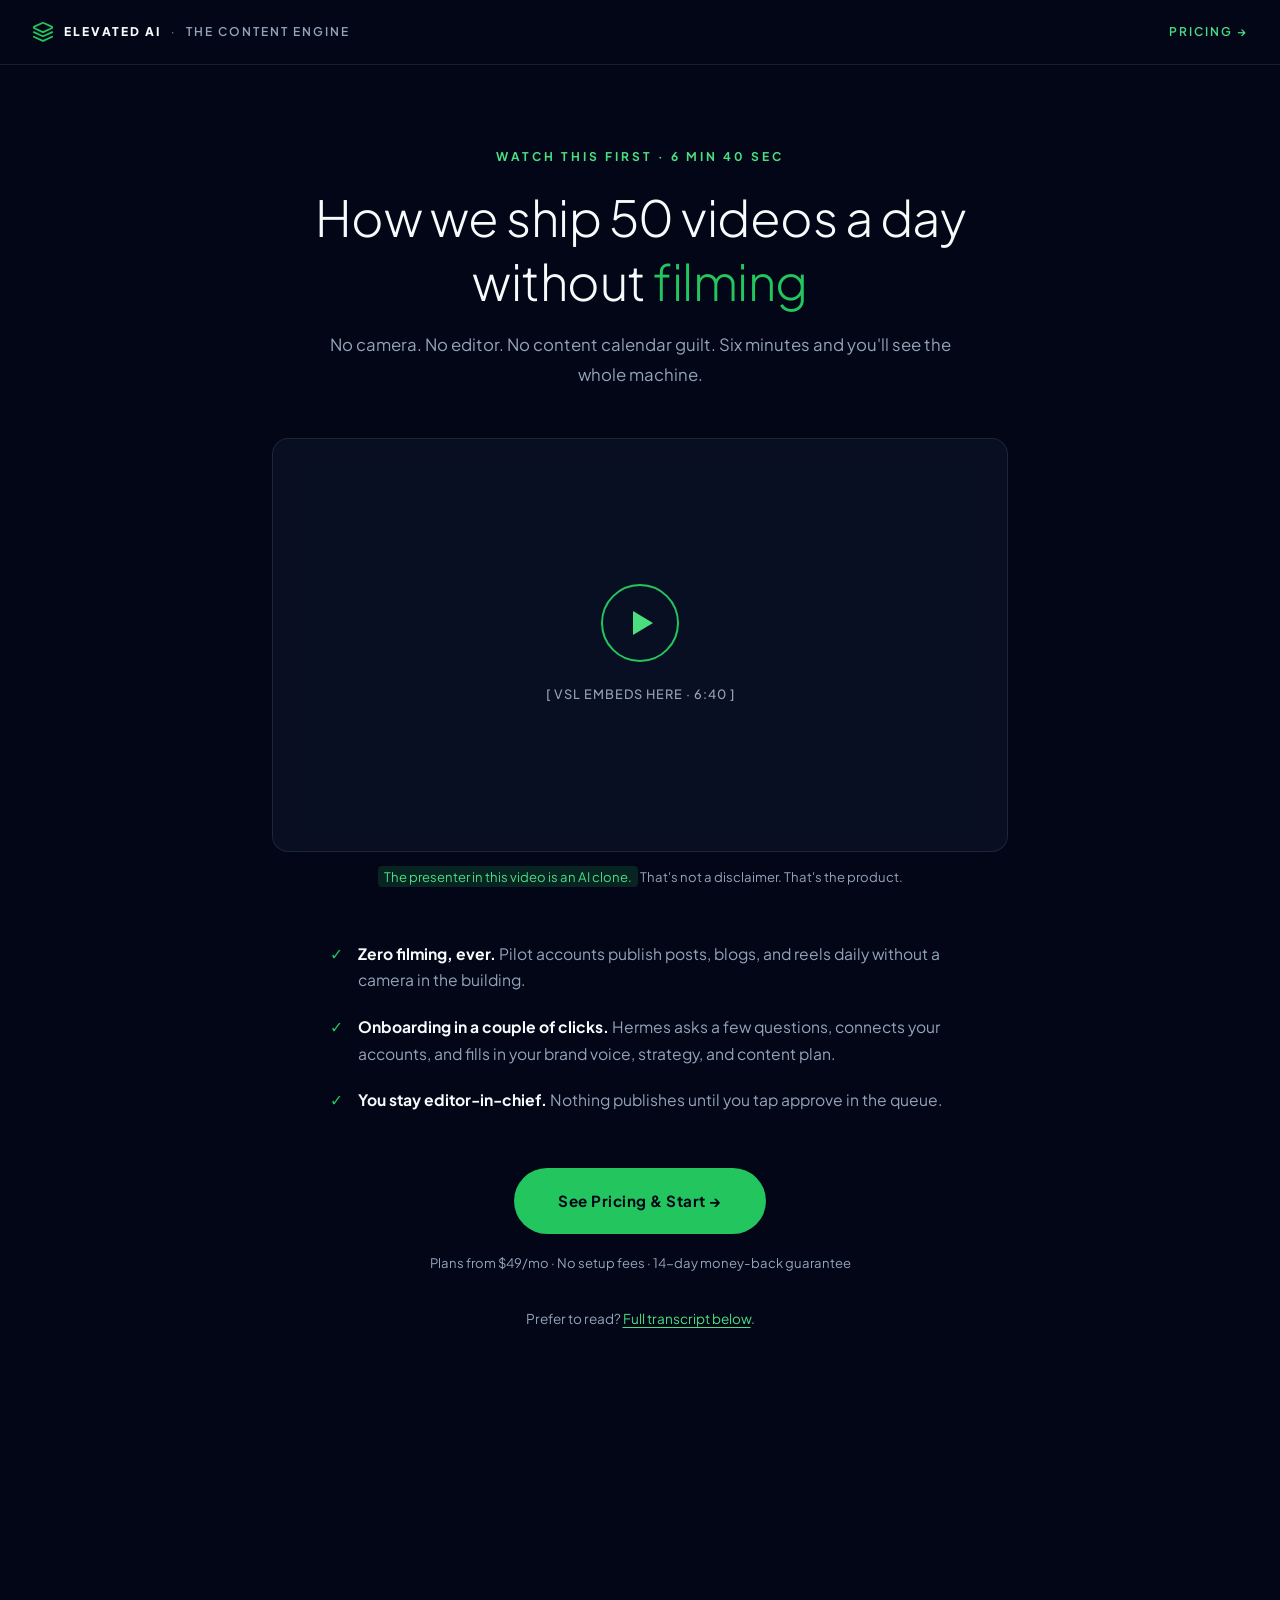
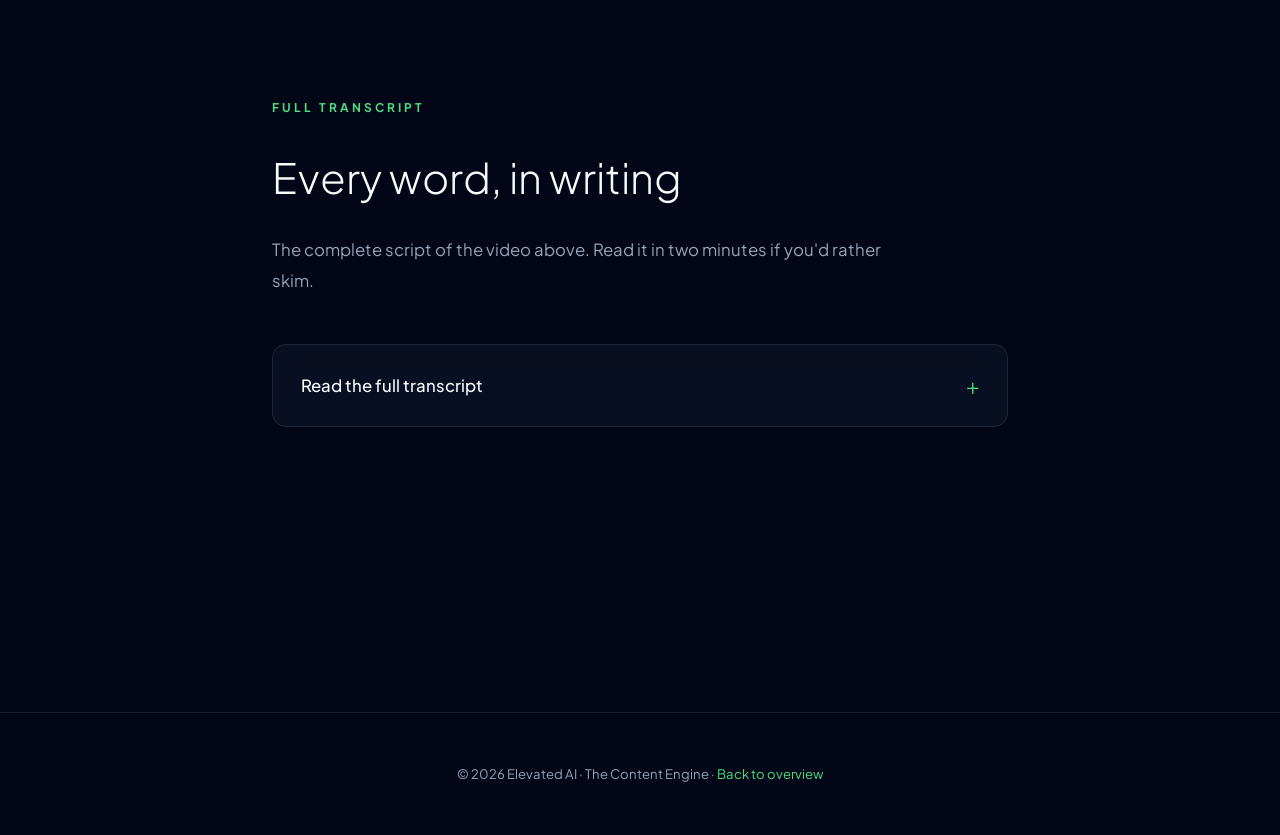
<file: content-engine/vsl.html>
<!DOCTYPE html>
<html lang="en">
<head>
<meta charset="UTF-8">
<meta name="viewport" content="width=device-width, initial-scale=1.0">
<title>How We Ship 50 Videos a Day Without Filming | The Content Engine</title>
<meta name="description" content="Watch the 6:40 video. The Content Engine by Elevated AI ships daily posts, avatar reels, and full AI clone videos without filming. Plans from $49/mo, no setup fees.">
<link rel="preconnect" href="https://fonts.googleapis.com">
<link rel="preconnect" href="https://fonts.gstatic.com" crossorigin>
<link href="https://fonts.googleapis.com/css2?family=Plus+Jakarta+Sans:wght@300;400;500;600;700;800&display=swap" rel="stylesheet">
<style>
*, *::before, *::after { margin: 0; padding: 0; box-sizing: border-box; }

html { scroll-behavior: smooth; }

body {
  font-family: 'Plus Jakarta Sans', system-ui, sans-serif;
  background: #020617;
  color: #f8fafc;
  font-size: 19px;
  line-height: 2.0;
  -webkit-font-smoothing: antialiased;
}

h1, h2, h3, h4 { line-height: 1.3; }

.container {
  max-width: 800px;
  margin: 0 auto;
  padding: 0 32px;
}

.accent { color: #22C55E; }

/* Fade-in animation */
.fade-in {
  opacity: 0;
  transform: translateY(24px);
  transition: opacity 0.8s ease, transform 0.8s ease;
}
.fade-in.visible {
  opacity: 1;
  transform: translateY(0);
}
.fade-in.d1 { transition-delay: 0.1s; }
.fade-in.d2 { transition-delay: 0.2s; }
.fade-in.d3 { transition-delay: 0.3s; }
.fade-in.d4 { transition-delay: 0.4s; }

/* ─── HEADER ─── */
.topbar {
  display: flex;
  align-items: center;
  justify-content: space-between;
  gap: 16px;
  padding: 20px 32px;
  border-bottom: 1px solid rgba(148, 163, 184, 0.15);
  font-size: 12px;
  font-weight: 600;
  letter-spacing: 2px;
  text-transform: uppercase;
}
.topbar .brand {
  display: flex;
  align-items: center;
  gap: 10px;
  color: #94a3b8;
}
.topbar .brand svg { flex-shrink: 0; }
.topbar .brand .wordmark { color: #f8fafc; font-weight: 800; }
.topbar .brand .divider { color: #94a3b8; font-weight: 400; }
.topbar a {
  color: #4ADE80;
  text-decoration: none;
  transition: color 0.3s;
}
.topbar a:hover { color: #22C55E; }

/* ─── SECTIONS ─── */
section {
  min-height: 100vh;
  display: flex;
  align-items: center;
  padding: 80px 32px;
}
section .container {
  width: 100%;
}

.section-label {
  font-size: 12px;
  font-weight: 700;
  letter-spacing: 3px;
  text-transform: uppercase;
  color: #4ADE80;
  margin-bottom: 16px;
}
.section-title {
  font-size: clamp(2rem, 4vw, 2.6rem);
  font-weight: 300;
  margin-bottom: 16px;
  color: #f8fafc;
}
.section-subtitle {
  font-size: 1.05rem;
  color: #94a3b8;
  max-width: 640px;
  margin-bottom: 48px;
  line-height: 1.8;
}

/* ─── WATCH HERO ─── */
.watch-hero {
  text-align: center;
}
.watch-hero .section-subtitle {
  margin-left: auto;
  margin-right: auto;
  margin-bottom: 0;
}
.watch-hero h1 {
  font-size: clamp(2.2rem, 5vw, 3.1rem);
  font-weight: 300;
  letter-spacing: -0.5px;
  margin-bottom: 16px;
  color: #f8fafc;
}

/* ─── VIDEO FRAME ─── */
.video-frame {
  position: relative;
  aspect-ratio: 16 / 9;
  width: 100%;
  background: rgba(15, 23, 42, 0.6);
  border: 1px solid rgba(148, 163, 184, 0.15);
  backdrop-filter: blur(12px);
  -webkit-backdrop-filter: blur(12px);
  border-radius: 16px;
  margin: 48px 0 12px;
  display: flex;
  flex-direction: column;
  align-items: center;
  justify-content: center;
  gap: 20px;
  cursor: pointer;
  transition: transform 0.3s, border-color 0.3s, box-shadow 0.3s;
}
.video-frame:hover {
  transform: translateY(-3px);
  border-color: rgba(34, 197, 94, 0.5);
  box-shadow: 0 12px 40px rgba(34, 197, 94, 0.12);
}
.play-btn {
  width: 78px;
  height: 78px;
  border: 2px solid #22C55E;
  border-radius: 50%;
  display: flex;
  align-items: center;
  justify-content: center;
}
.play-btn::after {
  content: '';
  display: block;
  margin-left: 6px;
  border-left: 20px solid #4ADE80;
  border-top: 12px solid transparent;
  border-bottom: 12px solid transparent;
}
.video-note {
  color: #94a3b8;
  font-size: 0.8rem;
  font-weight: 500;
  letter-spacing: 1px;
}
.video-caption {
  font-size: 0.82rem;
  color: #94a3b8;
  margin-bottom: 40px;
}
.video-caption .highlight {
  background: rgba(34, 197, 94, 0.15);
  padding: 2px 6px;
  border-radius: 4px;
  color: #4ADE80;
}

/* ─── PROOF BULLETS ─── */
.proof-list {
  list-style: none;
  max-width: 620px;
  margin: 0 auto 44px;
  text-align: left;
}
.proof-list li {
  color: #94a3b8;
  font-size: 0.98rem;
  padding: 10px 0 10px 28px;
  position: relative;
  line-height: 1.7;
}
.proof-list li::before {
  content: '\2713';
  position: absolute;
  left: 0;
  color: #22C55E;
  font-weight: 700;
}
.proof-list li strong { color: #f8fafc; }

/* ─── CTA ─── */
.btn {
  display: inline-block;
  background: #22C55E;
  color: #020617;
  text-decoration: none;
  font-size: 0.95rem;
  font-weight: 700;
  letter-spacing: 0.5px;
  padding: 18px 44px;
  border-radius: 100px;
  transition: transform 0.3s, background 0.3s, box-shadow 0.3s;
}
.btn:hover {
  transform: translateY(-3px);
  background: #4ADE80;
  box-shadow: 0 10px 35px rgba(34, 197, 94, 0.3);
}
.btn-note {
  font-size: 0.82rem;
  color: #94a3b8;
  margin-top: 16px;
}
.transcript-jump {
  display: block;
  margin-top: 28px;
  font-size: 0.85rem;
  color: #94a3b8;
}
.transcript-jump a {
  color: #4ADE80;
  text-decoration: underline;
  text-underline-offset: 3px;
}
.transcript-jump a:hover { color: #22C55E; }

/* ─── TRANSCRIPT ─── */
.transcript {
  background: rgba(15, 23, 42, 0.6);
  border: 1px solid rgba(148, 163, 184, 0.15);
  backdrop-filter: blur(12px);
  -webkit-backdrop-filter: blur(12px);
  border-radius: 14px;
  transition: border-color 0.3s, box-shadow 0.3s;
}
.transcript:hover {
  border-color: rgba(34, 197, 94, 0.4);
  box-shadow: 0 8px 30px rgba(34, 197, 94, 0.08);
}
.transcript summary {
  list-style: none;
  display: flex;
  align-items: center;
  justify-content: space-between;
  gap: 16px;
  padding: 24px 28px;
  cursor: pointer;
  font-size: 1.05rem;
  font-weight: 500;
  color: #f8fafc;
}
.transcript summary::-webkit-details-marker { display: none; }
.transcript summary .toggle-icon {
  font-size: 1.4rem;
  font-weight: 300;
  color: #4ADE80;
  line-height: 1;
  transition: transform 0.3s;
}
.transcript[open] summary .toggle-icon { transform: rotate(45deg); }
.transcript-body {
  padding: 8px 28px 40px;
  border-top: 1px solid rgba(148, 163, 184, 0.15);
}
.t-beat {
  font-size: 0.75rem;
  font-weight: 700;
  letter-spacing: 2px;
  text-transform: uppercase;
  color: #4ADE80;
  margin: 32px 0 8px;
}
.transcript-body p {
  color: #94a3b8;
  font-size: 0.95rem;
  line-height: 1.9;
  margin-bottom: 16px;
}
.transcript-body p strong { color: #f8fafc; }
.transcript-cta {
  text-align: center;
  margin-top: 36px;
}

/* ─── FOOTER ─── */
footer {
  text-align: center;
  padding: 48px 32px;
  border-top: 1px solid rgba(148, 163, 184, 0.15);
  color: #94a3b8;
  font-size: 0.82rem;
}
footer a { color: #4ADE80; text-decoration: none; }
footer a:hover { color: #22C55E; }

/* ─── RESPONSIVE ─── */
@media (max-width: 768px) {
  section { padding: 60px 24px; min-height: 100vh; }
  .topbar { padding: 16px 24px; }
  .play-btn { width: 64px; height: 64px; }
  .play-btn::after { border-left-width: 16px; border-top-width: 10px; border-bottom-width: 10px; }
  .transcript summary { padding: 20px 22px; }
  .transcript-body { padding: 8px 22px 32px; }
}

@media (max-width: 480px) {
  body { font-size: 17px; }
  .watch-hero h1 { font-size: 1.9rem; }
  .topbar { font-size: 10px; letter-spacing: 1.5px; }
  .btn { padding: 16px 32px; }
}
</style>
</head>
<body>

<!-- HEADER -->
<div class="topbar">
  <div class="brand">
    <svg width="22" height="22" viewBox="0 0 24 24" fill="none" stroke="#22C55E" stroke-width="2" stroke-linecap="round" stroke-linejoin="round" aria-hidden="true"><path d="m12.83 2.18a2 2 0 0 0-1.66 0L2.6 6.08a1 1 0 0 0 0 1.83l8.58 3.91a2 2 0 0 0 1.66 0l8.58-3.9a1 1 0 0 0 0-1.83Z"/><path d="m22 12.18-9.17 4.16a2 2 0 0 1-1.66 0L2 12.18"/><path d="m22 17.18-9.17 4.16a2 2 0 0 1-1.66 0L2 17.18"/></svg>
    <span class="wordmark">Elevated AI</span>
    <span class="divider">&middot;</span>
    <span>The Content Engine</span>
  </div>
  <a href="index.html#pricing">Pricing &rarr;</a>
</div>

<!-- WATCH -->
<section>
  <div class="container watch-hero">
    <div class="fade-in">
      <div class="section-label">Watch This First &middot; 6 Min 40 Sec</div>
      <h1>How we ship 50 videos a day without <span class="accent">filming</span></h1>
      <p class="section-subtitle">No camera. No editor. No content calendar guilt. Six minutes and you'll see the whole machine.</p>
    </div>

    <div class="fade-in d1">
      <!--
        VIDEO EMBED: replace the .video-frame div below with your player.
        Keep a 16:9 wrapper (aspect-ratio: 16/9) so the layout holds.

        Wistia:  <script src="https://fast.wistia.com/embed/medias/VIDEO_ID.jsonp" async></script>
                 <div class="wistia_embed wistia_async_VIDEO_ID" style="aspect-ratio:16/9;width:100%"></div>

        YouTube: <iframe src="https://www.youtube.com/embed/VIDEO_ID?rel=0" title="The Content Engine VSL"
                 style="aspect-ratio:16/9;width:100%;border:0;border-radius:16px" allowfullscreen></iframe>

        Vimeo:   <iframe src="https://player.vimeo.com/video/VIDEO_ID" title="The Content Engine VSL"
                 style="aspect-ratio:16/9;width:100%;border:0;border-radius:16px" allowfullscreen></iframe>
      -->
      <div class="video-frame" role="img" aria-label="Video placeholder: The Content Engine VSL, 6 minutes 40 seconds">
        <div class="play-btn"></div>
        <div class="video-note">[ VSL EMBEDS HERE &middot; 6:40 ]</div>
      </div>
      <p class="video-caption"><span class="highlight">The presenter in this video is an AI clone.</span> That's not a disclaimer. That's the product.</p>
    </div>

    <div class="fade-in d2">
      <ul class="proof-list">
        <li><strong>Zero filming, ever.</strong> Pilot accounts publish posts, blogs, and reels daily without a camera in the building.</li>
        <li><strong>Onboarding in a couple of clicks.</strong> Hermes asks a few questions, connects your accounts, and fills in your brand voice, strategy, and content plan.</li>
        <li><strong>You stay editor-in-chief.</strong> Nothing publishes until you tap approve in the queue.</li>
      </ul>
    </div>

    <div class="fade-in d3">
      <a class="btn" href="index.html#pricing">See Pricing &amp; Start &rarr;</a>
      <p class="btn-note">Plans from $49/mo &middot; No setup fees &middot; 14-day money-back guarantee</p>
      <p class="transcript-jump">Prefer to read? <a href="#transcript">Full transcript below</a>.</p>
    </div>
  </div>
</section>

<!-- TRANSCRIPT -->
<section id="transcript">
  <div class="container">
    <div class="fade-in">
      <div class="section-label">Full Transcript</div>
      <div class="section-title">Every word, in writing</div>
      <div class="section-subtitle">The complete script of the video above. Read it in two minutes if you'd rather skim.</div>
    </div>

    <div class="fade-in d1">
      <details class="transcript">
        <summary>Read the full transcript<span class="toggle-icon">+</span></summary>
        <div class="transcript-body">

          <div class="t-beat">00:00 &middot; The Hook</div>
          <p>Quick confession before we start.</p>
          <p>I didn't film this video. Nobody filmed this video.</p>
          <p>There's no camera. No studio. No editor waiting on a rough cut.</p>
          <p>The person you're watching right now is an AI clone. My clone. Built from about twenty minutes of reference footage.</p>
          <p>And if you couldn't tell, that's the point.</p>
          <p>Give me six minutes, and I'll show you the machine that lets us ship fifty videos a day, without anyone filming anything, ever.</p>

          <div class="t-beat">00:35 &middot; The Problem</div>
          <p>Here's the trap you're in.</p>
          <p>You already know content is the game. Every client you'll ever sign is scrolling a feed right now, and they buy from whoever shows up in that feed every single day.</p>
          <p>You've heard the fix a thousand times: post daily, be everywhere, build the brand.</p>
          <p>So you tried. Be honest. You filmed for one ambitious weekend. You posted for two weeks. Then a client fire broke out, and the feed went dark. Again.</p>
          <p>Then you priced out hiring your way out of it.</p>
          <p>A content manager runs sixty-five thousand a year. A video editor is about a hundred thousand fully loaded. UGC creators charge one-fifty to two-fifty per video. Thirty videos a month is six grand before you spend a dollar on ads.</p>
          <p>A full in-house content team? Around three hundred thousand a year.</p>
          <p>And here's the part nobody says out loud: even that team is too slow.</p>
          <p>In 2026, the platforms reward volume and testing. The accounts that win aren't posting three times a week. They're testing fifty, a hundred variations a month and doubling down on what hits.</p>
          <p>A human team can't produce at that speed. <strong>You were never going to out-film this problem.</strong></p>

          <div class="t-beat">01:55 &middot; The Mechanism</div>
          <p>So we stopped trying to out-film it, and built a machine instead.</p>
          <p>It's called the Content Engine. Three parts.</p>
          <p><strong>Part one: the repurposing engine.</strong> Feed it anything: a podcast, a sales call, a voice memo from your car. It pulls out every hook, every story, every strong opinion, and turns them into weeks of finished posts. Written in your voice. Formatted for each platform.</p>
          <p><strong>Part two: the reel studio.</strong> This is the part you're looking at.</p>
          <p>It writes full scripts and films them with an AI presenter: a polished stock avatar, or a broadcast-grade clone of you, face and voice. Three content paths: a storytelling pitch that lands on a call to action, a real-life use story, and a straight show and tell. B-roll cut in automatically.</p>
          <p>Built in the two formats that actually travel right now: six-point-three-second loops viewers rewatch two or three times without noticing, and fourteen-to-sixteen-second reels tuned for completion rate, the number the algorithm cares about most.</p>
          <p><strong>Part three: distribution.</strong> SEO blogs publish to your site on autopilot, wired so search engines and AI assistants start finding and recommending you. Every post auto-schedules to peak times on every platform.</p>
          <p>And nothing goes live until you tap approve.</p>
          <p>You stay editor-in-chief. You just stop being the factory.</p>

          <div class="t-beat">03:20 &middot; The Walkthrough</div>
          <p>Let me show you a Tuesday with the Engine installed.</p>
          <p>Nine-oh-four a.m. You record a four-minute voice memo about a client win on your drive in. That's your entire content workday. Done.</p>
          <p>Nine forty-five. The Engine has cut it into twelve posts: carousels, text posts, quote graphics, plus three reel scripts, each with a hook, a payoff, and B-roll markers.</p>
          <p>Ten fifteen. Your clone has already filmed all three reels. Nobody set up a light. Captions burned in. B-roll injected over the slow middle. Loop point checked.</p>
          <p>Ten twenty. Your phone buzzes once. You scroll the approval queue at lunch, kill the one you don't love, approve the rest. Two minutes.</p>
          <p>The rest of the week runs itself. Posts drip out at peak times on every platform. A blog targeting a keyword your buyers actually search goes live on your site.</p>
          <p>And thirty days of that compounds into something you have never had: <strong>a brand that shows up every single day, while you run the business.</strong></p>

          <div class="t-beat">04:35 &middot; The Offer</div>
          <p>Here's how you get it. Three plans. No setup fees on any of them. You check out, Hermes onboards you, and the Engine goes to work.</p>
          <p><strong>Starter: forty-nine dollars a month.</strong> You answer a few questions, connect your accounts, and Hermes fills in your entire brand voice, strategy, and content plan in a couple of clicks. Then the core engine runs: content repurposing, blog and SEO autopilot, the approval queue, auto-scheduling.</p>
          <p><strong>Creator: two ninety-seven a month.</strong> Everything in Starter, plus UGC avatar reels fronted by stock AI presenters. Full scripts. B-roll injected. All three content paths, in both viral formats.</p>
          <p><strong>And the one to look at, Influencer: nine ninety-seven a month.</strong> Everything in Creator, plus your own custom AI clone, face and voice. Full cloned videos like the one you're watching. The hundred-video testing matrix, winner detection, ads-ready creative output, and a sample-reel analyzer.</p>
          <p>Now run the numbers.</p>
          <p>One human UGC video costs one-fifty to two-fifty. A content manager costs more per week than the entire Influencer machine costs per month. And one video editor's salary would fund it for about eight years.</p>
          <p>This isn't a cheaper way to do content. It's a different species.</p>

          <div class="t-beat">05:50 &middot; The Guarantee</div>
          <p>And the guarantee is simple.</p>
          <p><strong>Try the Engine for fourteen days. If you decide it's not for you, email us and we refund your payment.</strong></p>
          <p>No hoops. No fine-print gymnastics. We would rather earn your subscription every month than lock you into one.</p>

          <div class="t-beat">06:10 &middot; The Close</div>
          <p>One thing before you decide. Custom clone builds are hands-on: voice calibration, reference footage review, quality passes with you. So we take on a limited number of new clone builds each month.</p>
          <p>When this month's builds fill, the next batch starts later. That's weeks of content your competitors post and you don't.</p>
          <p>So here's the move. Click the button below this video. Pick your plan. Starter is forty-nine dollars. Checkout takes about two minutes, and Hermes starts building your brand voice and content plan the moment you're in.</p>
          <p>You just watched mine do its job for six straight minutes.</p>
          <p><strong>Imagine what yours does with a month.</strong></p>

          <div class="transcript-cta">
            <a class="btn" href="index.html#pricing">See Pricing &amp; Start &rarr;</a>
            <p class="btn-note">Plans from $49/mo &middot; No setup fees &middot; 14-day money-back guarantee</p>
          </div>

        </div>
      </details>
    </div>
  </div>
</section>

<!-- FOOTER -->
<footer>
  <div class="container">
    <p>&copy; 2026 Elevated AI &middot; The Content Engine &middot; <a href="index.html">Back to overview</a></p>
  </div>
</footer>

<script>
document.addEventListener('DOMContentLoaded', function() {
  var observer = new IntersectionObserver(function(entries) {
    entries.forEach(function(entry) {
      if (entry.isIntersecting) {
        entry.target.classList.add('visible');
      }
    });
  }, { threshold: 0.1, rootMargin: '0px 0px -60px 0px' });

  document.querySelectorAll('.fade-in').forEach(function(el) {
    observer.observe(el);
  });

  // Safety net: reveal anything unrevealed after 1.5s
  setTimeout(function() {
    document.querySelectorAll('.fade-in:not(.visible)').forEach(function(el) {
      el.classList.add('visible');
    });
  }, 1500);
});
</script>

</body>
</html>
</file>
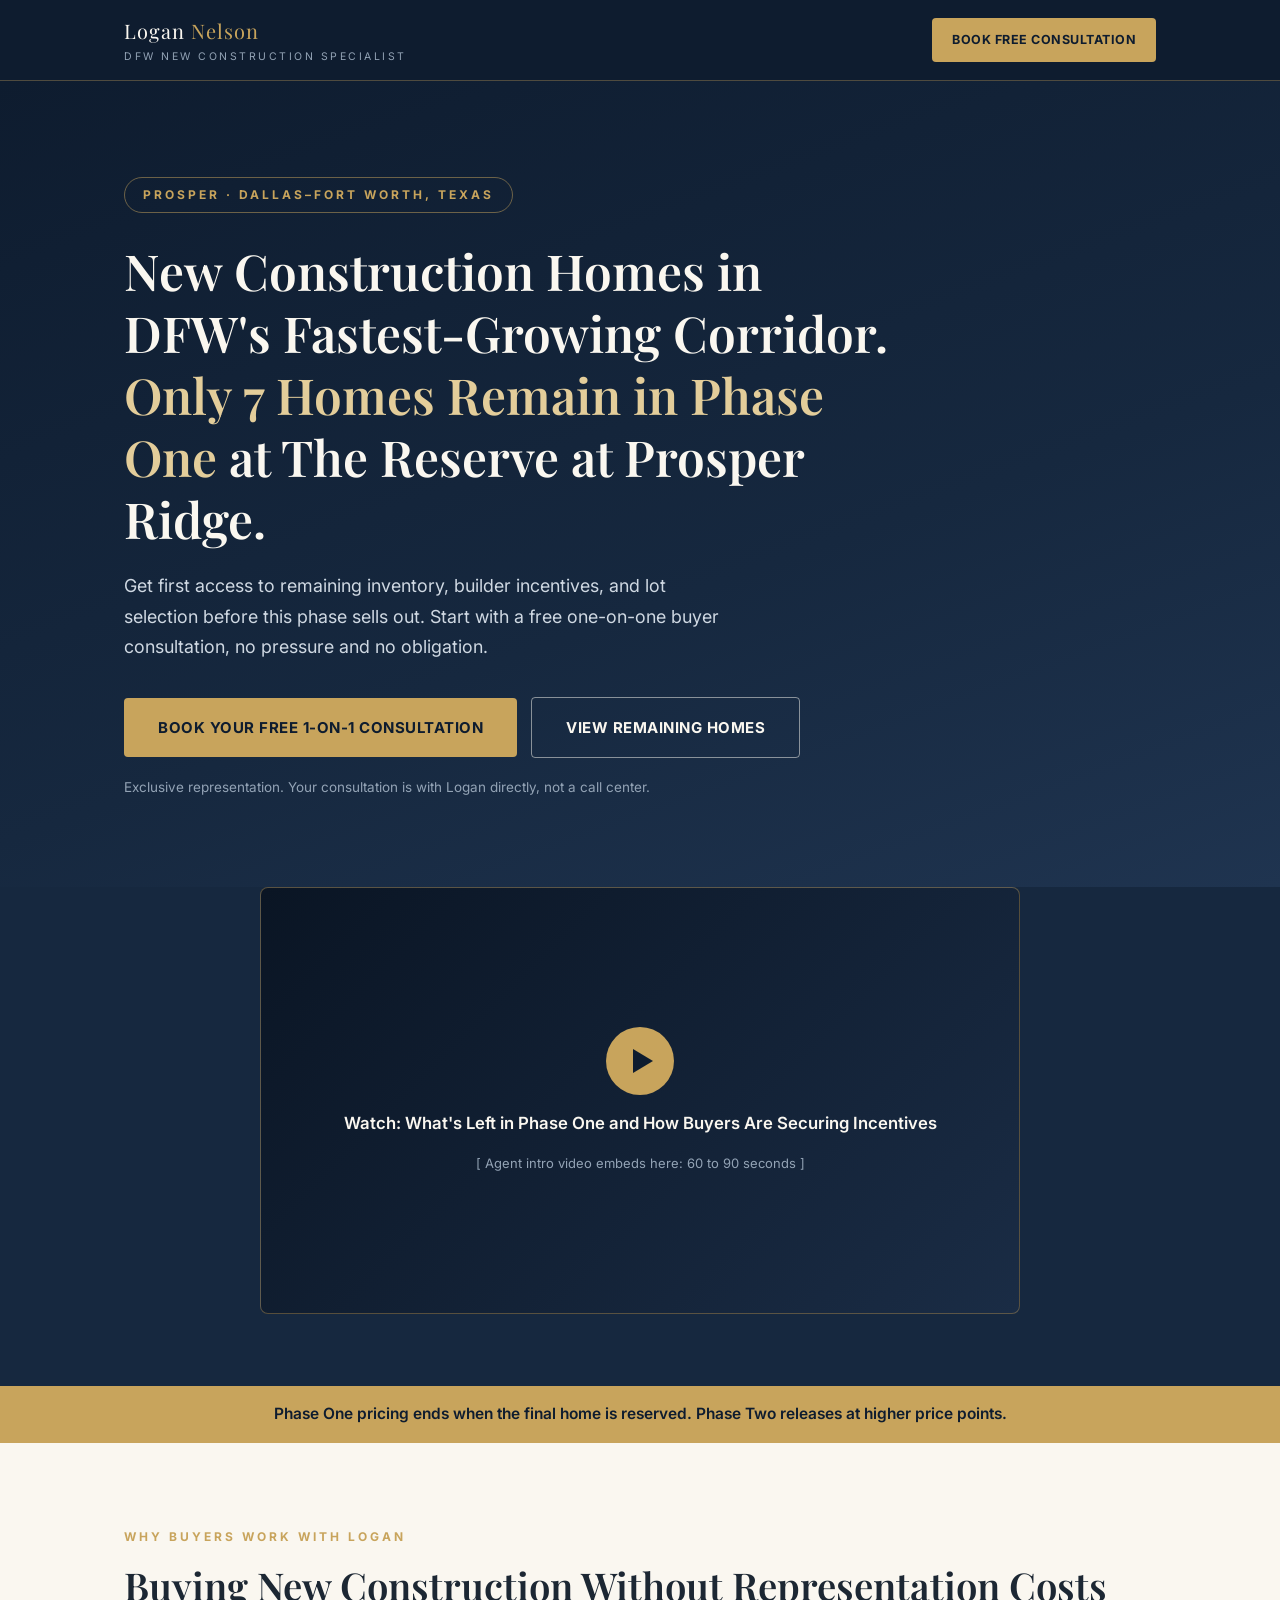
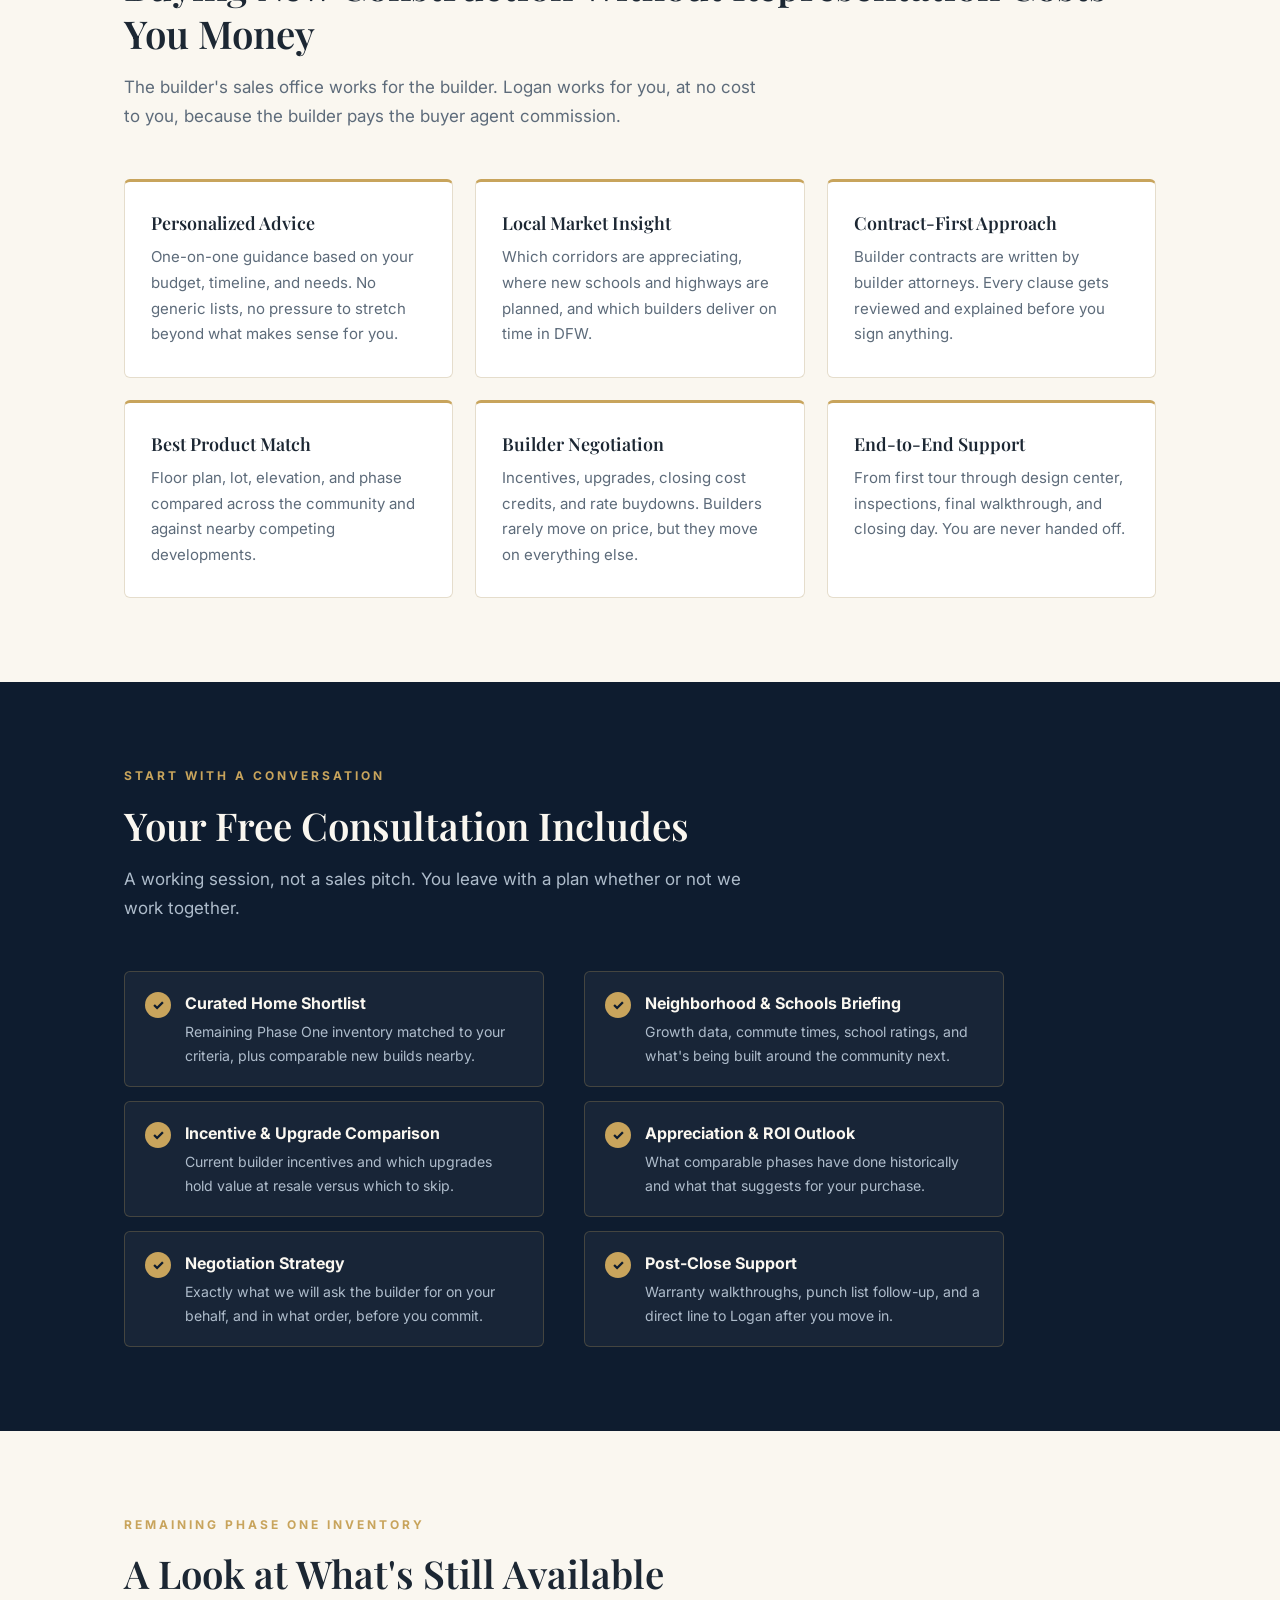
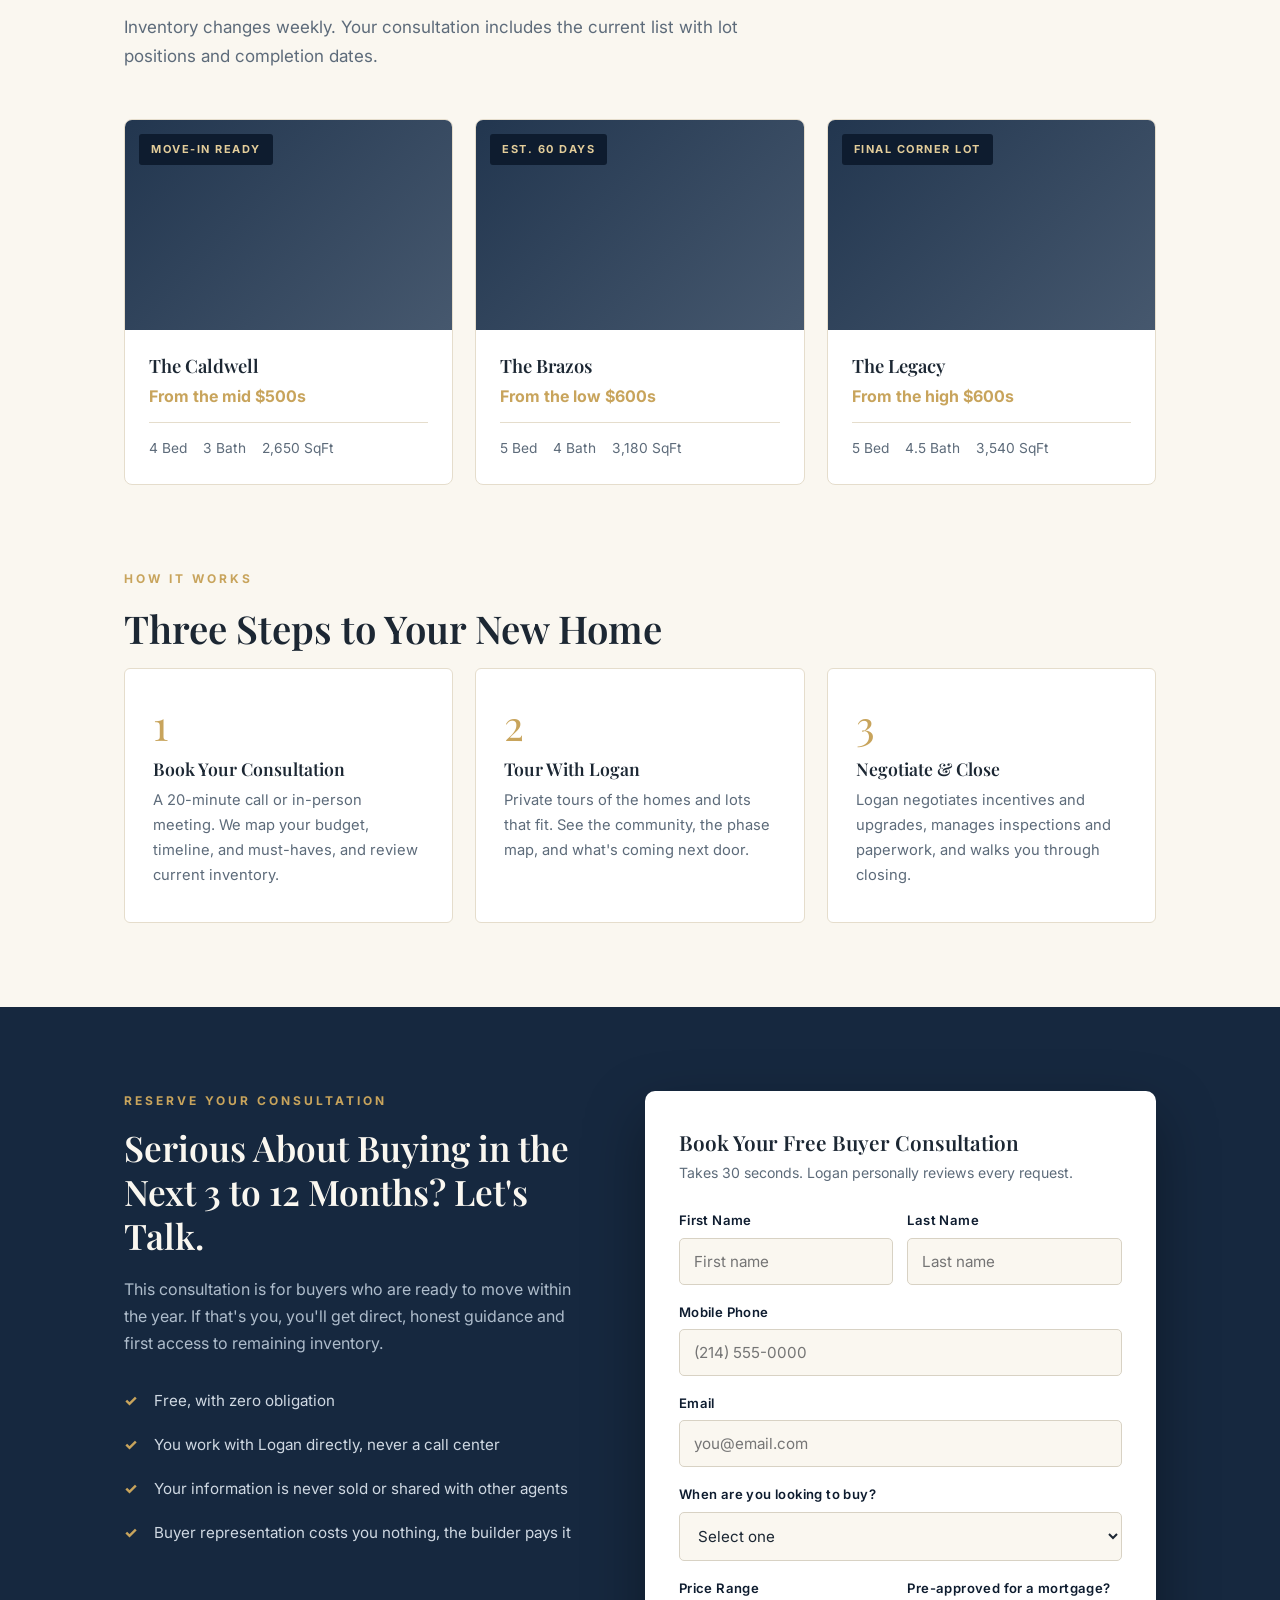
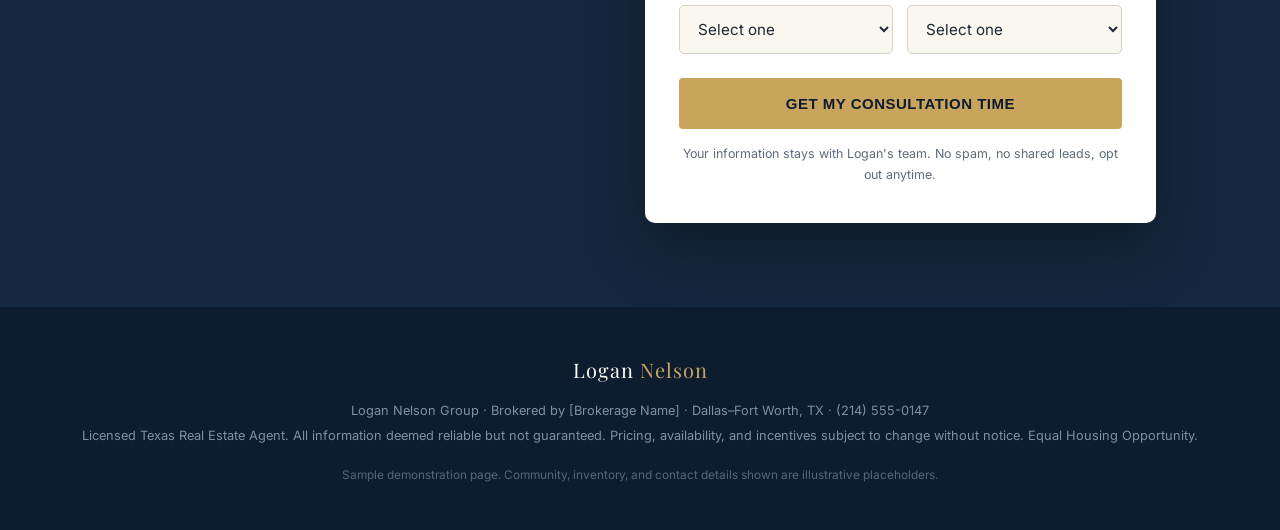
<file: realtor-samples/buyer.html>
<!DOCTYPE html>
<html lang="en">
<head>
<meta charset="UTF-8">
<meta name="viewport" content="width=device-width, initial-scale=1.0">
<title>New Construction Homes in Prosper, TX | Logan Nelson, DFW Buyer Specialist</title>
<meta name="description" content="Only a few Phase One homes remain at The Reserve at Prosper Ridge. Book a free 1-on-1 buyer consultation with DFW new construction specialist Logan Nelson.">
<link rel="preconnect" href="https://fonts.googleapis.com">
<link rel="preconnect" href="https://fonts.gstatic.com" crossorigin>
<link href="https://fonts.googleapis.com/css2?family=Playfair+Display:wght@400;500;600;700&family=Inter:wght@400;500;600;700&display=swap" rel="stylesheet">
<style>
*, *::before, *::after { margin: 0; padding: 0; box-sizing: border-box; }

:root {
  --navy: #0e1c2f;
  --navy-2: #16283f;
  --gold: #c8a45c;
  --gold-light: #e3cd9a;
  --ivory: #faf7f0;
  --ink: #1c2733;
  --muted: #5d6b7a;
  --line: #e5ddcc;
}

html { scroll-behavior: smooth; }

body {
  font-family: 'Inter', -apple-system, BlinkMacSystemFont, 'Segoe UI', sans-serif;
  background: var(--ivory);
  color: var(--ink);
  font-size: 17px;
  line-height: 1.7;
  -webkit-font-smoothing: antialiased;
}

h1, h2, h3 { font-family: 'Playfair Display', Georgia, serif; line-height: 1.25; font-weight: 600; }

.container { max-width: 1080px; margin: 0 auto; padding: 0 24px; }

.btn {
  display: inline-block;
  background: var(--gold);
  color: var(--navy);
  font-weight: 700;
  font-size: 15px;
  letter-spacing: 0.5px;
  text-transform: uppercase;
  text-decoration: none;
  padding: 17px 34px;
  border-radius: 4px;
  border: none;
  cursor: pointer;
  transition: background 0.25s, transform 0.25s;
}
.btn:hover { background: var(--gold-light); transform: translateY(-2px); }
.btn-outline {
  background: transparent;
  color: var(--ivory);
  border: 1px solid rgba(250,247,240,0.5);
}
.btn-outline:hover { background: rgba(250,247,240,0.1); }

/* ─── TOP BAR ─── */
.topbar {
  position: sticky;
  top: 0;
  z-index: 50;
  background: var(--navy);
  color: var(--ivory);
  padding: 14px 0;
  border-bottom: 1px solid rgba(200,164,92,0.35);
}
.topbar .container { display: flex; align-items: center; justify-content: space-between; gap: 16px; }
.brand { font-family: 'Playfair Display', serif; font-size: 20px; letter-spacing: 1px; }
.brand span { color: var(--gold); }
.brand small { display: block; font-family: 'Inter', sans-serif; font-size: 10.5px; letter-spacing: 2.5px; text-transform: uppercase; color: #93a3b5; }
.topbar .btn { padding: 11px 20px; font-size: 12.5px; }

/* ─── HERO ─── */
.hero {
  position: relative;
  background: linear-gradient(160deg, var(--navy) 0%, var(--navy-2) 60%, #1f3450 100%);
  color: var(--ivory);
  overflow: hidden;
}
.hero-img {
  position: absolute; inset: 0;
  width: 100%; height: 100%;
  object-fit: cover;
  opacity: 0.28;
}
.hero-inner {
  position: relative;
  padding: 96px 0 88px;
  max-width: 780px;
}
.eyebrow {
  display: inline-block;
  font-size: 12px;
  font-weight: 700;
  letter-spacing: 3px;
  text-transform: uppercase;
  color: var(--gold);
  border: 1px solid rgba(200,164,92,0.5);
  border-radius: 100px;
  padding: 7px 18px;
  margin-bottom: 26px;
}
.hero h1 {
  font-size: clamp(2rem, 4.6vw, 3.1rem);
  margin-bottom: 22px;
}
.hero h1 em { font-style: normal; color: var(--gold-light); }
.hero p.lead {
  font-size: 1.12rem;
  color: #cfd8e2;
  max-width: 620px;
  margin-bottom: 34px;
}
.hero-ctas { display: flex; flex-wrap: wrap; gap: 14px; align-items: center; }
.hero-note { margin-top: 18px; font-size: 13.5px; color: #93a3b5; }

/* ─── VIDEO SLOT ─── */
.video-band { background: var(--navy-2); padding: 0 0 72px; }
.video-frame {
  max-width: 760px;
  margin: 0 auto;
  aspect-ratio: 16 / 9;
  background: linear-gradient(135deg, #0a1524, #1a2c45);
  border: 1px solid rgba(200,164,92,0.4);
  border-radius: 8px;
  display: flex;
  flex-direction: column;
  align-items: center;
  justify-content: center;
  gap: 14px;
  color: #93a3b5;
  text-align: center;
  padding: 24px;
}
.play-dot {
  width: 68px; height: 68px;
  border-radius: 50%;
  background: var(--gold);
  display: flex; align-items: center; justify-content: center;
}
.play-dot::after {
  content: '';
  border-left: 20px solid var(--navy);
  border-top: 12px solid transparent;
  border-bottom: 12px solid transparent;
  margin-left: 5px;
}
.video-frame strong { color: var(--ivory); font-size: 1.05rem; font-weight: 600; }

/* ─── URGENCY STRIP ─── */
.urgency {
  background: var(--gold);
  color: var(--navy);
  text-align: center;
  padding: 15px 24px;
  font-weight: 600;
  font-size: 15.5px;
}

/* ─── SECTIONS ─── */
section { padding: 84px 0; }
.section-label {
  font-size: 12px;
  font-weight: 700;
  letter-spacing: 3px;
  text-transform: uppercase;
  color: var(--gold);
  margin-bottom: 14px;
}
.section-title { font-size: clamp(1.7rem, 3.4vw, 2.4rem); margin-bottom: 16px; }
.section-sub { color: var(--muted); max-width: 640px; margin-bottom: 48px; }

/* ─── USP GRID ─── */
.usp-grid { display: grid; grid-template-columns: repeat(3, 1fr); gap: 22px; }
.usp {
  background: #fff;
  border: 1px solid var(--line);
  border-top: 3px solid var(--gold);
  border-radius: 6px;
  padding: 30px 26px;
  transition: transform 0.25s, box-shadow 0.25s;
}
.usp:hover { transform: translateY(-4px); box-shadow: 0 14px 34px rgba(14,28,47,0.09); }
.usp h3 { font-size: 1.12rem; margin-bottom: 10px; }
.usp p { font-size: 0.94rem; color: var(--muted); }

/* ─── CONSULT INCLUDES ─── */
.includes { background: var(--navy); color: var(--ivory); }
.includes .section-title { color: var(--ivory); }
.includes .section-sub { color: #aebccb; }
.include-list { display: grid; grid-template-columns: 1fr 1fr; gap: 14px 40px; max-width: 880px; }
.include-item {
  display: flex;
  gap: 14px;
  padding: 18px 20px;
  background: rgba(255,255,255,0.045);
  border: 1px solid rgba(200,164,92,0.25);
  border-radius: 6px;
}
.include-item .tick {
  flex: none;
  width: 26px; height: 26px;
  border-radius: 50%;
  background: var(--gold);
  color: var(--navy);
  font-weight: 800;
  font-size: 14px;
  display: flex; align-items: center; justify-content: center;
  margin-top: 2px;
}
.include-item strong { display: block; font-size: 1rem; margin-bottom: 3px; }
.include-item p { font-size: 0.88rem; color: #aebccb; }

/* ─── HOMES ─── */
.homes-grid { display: grid; grid-template-columns: repeat(3, 1fr); gap: 22px; }
.home-card {
  background: #fff;
  border: 1px solid var(--line);
  border-radius: 8px;
  overflow: hidden;
  transition: transform 0.25s, box-shadow 0.25s;
}
.home-card:hover { transform: translateY(-4px); box-shadow: 0 14px 34px rgba(14,28,47,0.1); }
.home-photo {
  height: 210px;
  position: relative;
  background: linear-gradient(135deg, #22364f, #46586e);
}
.home-photo img { width: 100%; height: 100%; object-fit: cover; display: block; }
.home-tag {
  position: absolute; top: 14px; left: 14px;
  background: var(--navy);
  color: var(--gold-light);
  font-size: 11px;
  font-weight: 700;
  letter-spacing: 1.5px;
  text-transform: uppercase;
  padding: 6px 12px;
  border-radius: 3px;
}
.home-body { padding: 24px; }
.home-body h3 { font-size: 1.15rem; margin-bottom: 6px; }
.home-price { color: var(--gold); font-weight: 700; font-size: 1rem; margin-bottom: 12px; }
.home-specs { display: flex; gap: 16px; font-size: 0.86rem; color: var(--muted); border-top: 1px solid var(--line); padding-top: 14px; }

/* ─── STEPS ─── */
.steps { display: grid; grid-template-columns: repeat(3, 1fr); gap: 22px; counter-reset: step; }
.step {
  background: #fff;
  border: 1px solid var(--line);
  border-radius: 6px;
  padding: 34px 28px;
  position: relative;
}
.step-num {
  font-family: 'Playfair Display', serif;
  font-size: 2.6rem;
  color: var(--gold);
  line-height: 1;
  margin-bottom: 14px;
}
.step h3 { font-size: 1.1rem; margin-bottom: 8px; }
.step p { font-size: 0.92rem; color: var(--muted); }

/* ─── FORM ─── */
.form-section { background: var(--navy-2); color: var(--ivory); }
.form-wrap {
  display: grid;
  grid-template-columns: 1fr 1.1fr;
  gap: 56px;
  align-items: start;
}
.form-side h2 { color: var(--ivory); font-size: clamp(1.6rem, 3vw, 2.2rem); margin-bottom: 18px; }
.form-side p { color: #aebccb; margin-bottom: 22px; font-size: 1rem; }
.assurance { list-style: none; }
.assurance li {
  padding: 9px 0 9px 30px;
  position: relative;
  color: #cfd8e2;
  font-size: 0.95rem;
}
.assurance li::before {
  content: '\2713';
  position: absolute; left: 0;
  color: var(--gold);
  font-weight: 800;
}
.lead-form {
  background: #fff;
  color: var(--ink);
  border-radius: 10px;
  padding: 38px 34px;
  box-shadow: 0 24px 60px rgba(0,0,0,0.35);
}
.lead-form h3 { font-size: 1.3rem; margin-bottom: 6px; }
.lead-form .form-note { font-size: 0.88rem; color: var(--muted); margin-bottom: 24px; }
.field { margin-bottom: 16px; }
.field label { display: block; font-size: 0.82rem; font-weight: 600; letter-spacing: 0.4px; margin-bottom: 6px; color: var(--navy); }
.field input, .field select {
  width: 100%;
  padding: 13px 14px;
  border: 1px solid #d8d2c4;
  border-radius: 5px;
  font-family: inherit;
  font-size: 0.95rem;
  background: var(--ivory);
  color: var(--ink);
}
.field input:focus, .field select:focus { outline: 2px solid var(--gold); border-color: var(--gold); }
.field-row { display: grid; grid-template-columns: 1fr 1fr; gap: 14px; }
.lead-form .btn { width: 100%; margin-top: 8px; }
.privacy { font-size: 0.78rem; color: var(--muted); margin-top: 14px; text-align: center; }

/* thank-you state */
.thanks { display: none; text-align: center; padding: 30px 6px; }
.thanks.show { display: block; }
.thanks .tick-big {
  width: 62px; height: 62px; border-radius: 50%;
  background: var(--gold); color: var(--navy);
  font-size: 30px; font-weight: 800;
  display: flex; align-items: center; justify-content: center;
  margin: 0 auto 18px;
}
.thanks h3 { margin-bottom: 12px; }
.thanks p { font-size: 0.95rem; color: var(--muted); margin-bottom: 10px; }

/* ─── FOOTER ─── */
footer {
  background: var(--navy);
  color: #7f90a3;
  padding: 44px 24px;
  text-align: center;
  font-size: 0.8rem;
  line-height: 1.9;
}
footer .brand { color: var(--ivory); margin-bottom: 10px; }
footer .demo-note { color: #55677c; margin-top: 16px; font-size: 0.74rem; }

/* ─── FADE ─── */
.fade-in { opacity: 0; transform: translateY(22px); transition: opacity 0.7s ease, transform 0.7s ease; }
.fade-in.visible { opacity: 1; transform: translateY(0); }

/* ─── RESPONSIVE ─── */
@media (max-width: 900px) {
  .usp-grid, .homes-grid, .steps { grid-template-columns: 1fr 1fr; }
  .form-wrap { grid-template-columns: 1fr; gap: 40px; }
  .include-list { grid-template-columns: 1fr; }
}
@media (max-width: 620px) {
  section { padding: 64px 0; }
  .usp-grid, .homes-grid, .steps { grid-template-columns: 1fr; }
  .hero-inner { padding: 72px 0 64px; }
  .topbar .brand small { display: none; }
  .field-row { grid-template-columns: 1fr; }
}
</style>
</head>
<body>

<!-- TOP BAR -->
<div class="topbar">
  <div class="container">
    <div class="brand">Logan <span>Nelson</span>
      <small>DFW New Construction Specialist</small>
    </div>
    <a href="#book" class="btn">Book Free Consultation</a>
  </div>
</div>

<!-- HERO -->
<div class="hero">
  <img class="hero-img" src="https://images.unsplash.com/photo-1512917774080-9991f1c4c750?w=1800&q=80" alt="" onerror="this.remove()">
  <div class="container">
    <div class="hero-inner">
      <span class="eyebrow">Prosper &middot; Dallas&ndash;Fort Worth, Texas</span>
      <h1>New Construction Homes in DFW's Fastest-Growing Corridor.<br>
      <em>Only 7 Homes Remain in Phase One</em> at The Reserve at Prosper Ridge.</h1>
      <p class="lead">Get first access to remaining inventory, builder incentives, and lot selection before this phase sells out. Start with a free one-on-one buyer consultation, no pressure and no obligation.</p>
      <div class="hero-ctas">
        <a href="#book" class="btn">Book Your Free 1-on-1 Consultation</a>
        <a href="#homes" class="btn btn-outline">View Remaining Homes</a>
      </div>
      <p class="hero-note">Exclusive representation. Your consultation is with Logan directly, not a call center.</p>
    </div>
  </div>
</div>

<!-- VIDEO -->
<div class="video-band">
  <div class="container">
    <div class="video-frame">
      <div class="play-dot"></div>
      <strong>Watch: What's Left in Phase One and How Buyers Are Securing Incentives</strong>
      <span style="font-size:13px;">[ Agent intro video embeds here: 60 to 90 seconds ]</span>
    </div>
  </div>
</div>

<!-- URGENCY -->
<div class="urgency">Phase One pricing ends when the final home is reserved. Phase Two releases at higher price points.</div>

<!-- WHY LOGAN -->
<section>
  <div class="container">
    <div class="fade-in">
      <div class="section-label">Why Buyers Work With Logan</div>
      <h2 class="section-title">Buying New Construction Without Representation Costs You Money</h2>
      <p class="section-sub">The builder's sales office works for the builder. Logan works for you, at no cost to you, because the builder pays the buyer agent commission.</p>
    </div>
    <div class="usp-grid fade-in">
      <div class="usp">
        <h3>Personalized Advice</h3>
        <p>One-on-one guidance based on your budget, timeline, and needs. No generic lists, no pressure to stretch beyond what makes sense for you.</p>
      </div>
      <div class="usp">
        <h3>Local Market Insight</h3>
        <p>Which corridors are appreciating, where new schools and highways are planned, and which builders deliver on time in DFW.</p>
      </div>
      <div class="usp">
        <h3>Contract-First Approach</h3>
        <p>Builder contracts are written by builder attorneys. Every clause gets reviewed and explained before you sign anything.</p>
      </div>
      <div class="usp">
        <h3>Best Product Match</h3>
        <p>Floor plan, lot, elevation, and phase compared across the community and against nearby competing developments.</p>
      </div>
      <div class="usp">
        <h3>Builder Negotiation</h3>
        <p>Incentives, upgrades, closing cost credits, and rate buydowns. Builders rarely move on price, but they move on everything else.</p>
      </div>
      <div class="usp">
        <h3>End-to-End Support</h3>
        <p>From first tour through design center, inspections, final walkthrough, and closing day. You are never handed off.</p>
      </div>
    </div>
  </div>
</section>

<!-- CONSULTATION INCLUDES -->
<section class="includes">
  <div class="container">
    <div class="fade-in">
      <div class="section-label">Start With a Conversation</div>
      <h2 class="section-title">Your Free Consultation Includes</h2>
      <p class="section-sub">A working session, not a sales pitch. You leave with a plan whether or not we work together.</p>
    </div>
    <div class="include-list fade-in">
      <div class="include-item"><div class="tick">&#10003;</div><div><strong>Curated Home Shortlist</strong><p>Remaining Phase One inventory matched to your criteria, plus comparable new builds nearby.</p></div></div>
      <div class="include-item"><div class="tick">&#10003;</div><div><strong>Neighborhood &amp; Schools Briefing</strong><p>Growth data, commute times, school ratings, and what's being built around the community next.</p></div></div>
      <div class="include-item"><div class="tick">&#10003;</div><div><strong>Incentive &amp; Upgrade Comparison</strong><p>Current builder incentives and which upgrades hold value at resale versus which to skip.</p></div></div>
      <div class="include-item"><div class="tick">&#10003;</div><div><strong>Appreciation &amp; ROI Outlook</strong><p>What comparable phases have done historically and what that suggests for your purchase.</p></div></div>
      <div class="include-item"><div class="tick">&#10003;</div><div><strong>Negotiation Strategy</strong><p>Exactly what we will ask the builder for on your behalf, and in what order, before you commit.</p></div></div>
      <div class="include-item"><div class="tick">&#10003;</div><div><strong>Post-Close Support</strong><p>Warranty walkthroughs, punch list follow-up, and a direct line to Logan after you move in.</p></div></div>
    </div>
  </div>
</section>

<!-- HOMES -->
<section id="homes">
  <div class="container">
    <div class="fade-in">
      <div class="section-label">Remaining Phase One Inventory</div>
      <h2 class="section-title">A Look at What's Still Available</h2>
      <p class="section-sub">Inventory changes weekly. Your consultation includes the current list with lot positions and completion dates.</p>
    </div>
    <div class="homes-grid fade-in">
      <div class="home-card">
        <div class="home-photo">
          <img src="https://images.unsplash.com/photo-1568605114967-8130f3a36994?w=900&q=80" alt="Single-story home exterior" onerror="this.remove()">
          <span class="home-tag">Move-in Ready</span>
        </div>
        <div class="home-body">
          <h3>The Caldwell</h3>
          <div class="home-price">From the mid $500s</div>
          <div class="home-specs"><span>4 Bed</span><span>3 Bath</span><span>2,650 SqFt</span></div>
        </div>
      </div>
      <div class="home-card">
        <div class="home-photo">
          <img src="https://images.unsplash.com/photo-1600596542815-ffad4c1539a9?w=900&q=80" alt="Two-story brick home exterior" onerror="this.remove()">
          <span class="home-tag">Est. 60 Days</span>
        </div>
        <div class="home-body">
          <h3>The Brazos</h3>
          <div class="home-price">From the low $600s</div>
          <div class="home-specs"><span>5 Bed</span><span>4 Bath</span><span>3,180 SqFt</span></div>
        </div>
      </div>
      <div class="home-card">
        <div class="home-photo">
          <img src="https://images.unsplash.com/photo-1564013799919-ab600027ffc6?w=900&q=80" alt="Home exterior at dusk" onerror="this.remove()">
          <span class="home-tag">Final Corner Lot</span>
        </div>
        <div class="home-body">
          <h3>The Legacy</h3>
          <div class="home-price">From the high $600s</div>
          <div class="home-specs"><span>5 Bed</span><span>4.5 Bath</span><span>3,540 SqFt</span></div>
        </div>
      </div>
    </div>
  </div>
</section>

<!-- HOW IT WORKS -->
<section style="padding-top: 0;">
  <div class="container">
    <div class="fade-in">
      <div class="section-label">How It Works</div>
      <h2 class="section-title">Three Steps to Your New Home</h2>
    </div>
    <div class="steps fade-in">
      <div class="step">
        <div class="step-num">1</div>
        <h3>Book Your Consultation</h3>
        <p>A 20-minute call or in-person meeting. We map your budget, timeline, and must-haves, and review current inventory.</p>
      </div>
      <div class="step">
        <div class="step-num">2</div>
        <h3>Tour With Logan</h3>
        <p>Private tours of the homes and lots that fit. See the community, the phase map, and what's coming next door.</p>
      </div>
      <div class="step">
        <div class="step-num">3</div>
        <h3>Negotiate &amp; Close</h3>
        <p>Logan negotiates incentives and upgrades, manages inspections and paperwork, and walks you through closing.</p>
      </div>
    </div>
  </div>
</section>

<!-- FORM -->
<section class="form-section" id="book">
  <div class="container">
    <div class="form-wrap">
      <div class="form-side fade-in">
        <div class="section-label">Reserve Your Consultation</div>
        <h2>Serious About Buying in the Next 3 to 12 Months? Let's Talk.</h2>
        <p>This consultation is for buyers who are ready to move within the year. If that's you, you'll get direct, honest guidance and first access to remaining inventory.</p>
        <ul class="assurance">
          <li>Free, with zero obligation</li>
          <li>You work with Logan directly, never a call center</li>
          <li>Your information is never sold or shared with other agents</li>
          <li>Buyer representation costs you nothing, the builder pays it</li>
        </ul>
      </div>
      <div class="lead-form fade-in">
        <form id="leadForm" autocomplete="on">
          <h3>Book Your Free Buyer Consultation</h3>
          <p class="form-note">Takes 30 seconds. Logan personally reviews every request.</p>
          <div class="field-row">
            <div class="field">
              <label for="fname">First Name</label>
              <input type="text" id="fname" name="fname" required placeholder="First name">
            </div>
            <div class="field">
              <label for="lname">Last Name</label>
              <input type="text" id="lname" name="lname" required placeholder="Last name">
            </div>
          </div>
          <div class="field">
            <label for="phone">Mobile Phone</label>
            <input type="tel" id="phone" name="phone" required placeholder="(214) 555-0000">
          </div>
          <div class="field">
            <label for="email">Email</label>
            <input type="email" id="email" name="email" required placeholder="you@email.com">
          </div>
          <div class="field">
            <label for="timeline">When are you looking to buy?</label>
            <select id="timeline" name="timeline" required>
              <option value="">Select one</option>
              <option>Within 3 months</option>
              <option>3 to 6 months</option>
              <option>6 to 12 months</option>
              <option>Just researching for now</option>
            </select>
          </div>
          <div class="field-row">
            <div class="field">
              <label for="budget">Price Range</label>
              <select id="budget" name="budget" required>
                <option value="">Select one</option>
                <option>$400k to $500k</option>
                <option>$500k to $650k</option>
                <option>$650k to $800k</option>
                <option>$800k+</option>
              </select>
            </div>
            <div class="field">
              <label for="preapproved">Pre-approved for a mortgage?</label>
              <select id="preapproved" name="preapproved" required>
                <option value="">Select one</option>
                <option>Yes</option>
                <option>Not yet, need a referral</option>
                <option>Paying cash</option>
              </select>
            </div>
          </div>
          <button type="submit" class="btn">Get My Consultation Time</button>
          <p class="privacy">Your information stays with Logan's team. No spam, no shared leads, opt out anytime.</p>
        </form>
        <div class="thanks" id="thanks">
          <div class="tick-big">&#10003;</div>
          <h3>You're In. Here's What Happens Next.</h3>
          <p><strong>1.</strong> You'll get a text within minutes to confirm your consultation time.</p>
          <p><strong>2.</strong> Logan reviews your goals and pulls current inventory before the call.</p>
          <p><strong>3.</strong> You leave the consultation with a shortlist and a clear plan.</p>
          <p style="margin-top:16px; font-size:0.85rem;">[ Thank-you page video embeds here ]</p>
        </div>
      </div>
    </div>
  </div>
</section>

<!-- FOOTER -->
<footer>
  <div class="brand">Logan <span style="color:var(--gold)">Nelson</span></div>
  <p>Logan Nelson Group &middot; Brokered by [Brokerage Name] &middot; Dallas&ndash;Fort Worth, TX &middot; (214) 555-0147</p>
  <p>Licensed Texas Real Estate Agent. All information deemed reliable but not guaranteed. Pricing, availability, and incentives subject to change without notice. Equal Housing Opportunity.</p>
  <p class="demo-note">Sample demonstration page. Community, inventory, and contact details shown are illustrative placeholders.</p>
</footer>

<script>
document.addEventListener('DOMContentLoaded', function() {
  var observer = new IntersectionObserver(function(entries) {
    entries.forEach(function(entry) {
      if (entry.isIntersecting) entry.target.classList.add('visible');
    });
  }, { threshold: 0.08, rootMargin: '0px 0px -40px 0px' });
  document.querySelectorAll('.fade-in').forEach(function(el) { observer.observe(el); });
  // Safety net: never leave content hidden if the observer doesn't fire
  setTimeout(function() {
    document.querySelectorAll('.fade-in:not(.visible)').forEach(function(el) { el.classList.add('visible'); });
  }, 1500);

  var form = document.getElementById('leadForm');
  form.addEventListener('submit', function(e) {
    e.preventDefault();
    // Demo only: production version posts to the GHL inbound webhook + fires Meta Pixel Lead event
    form.style.display = 'none';
    document.getElementById('thanks').classList.add('show');
  });
});
</script>

</body>
</html>
</file>
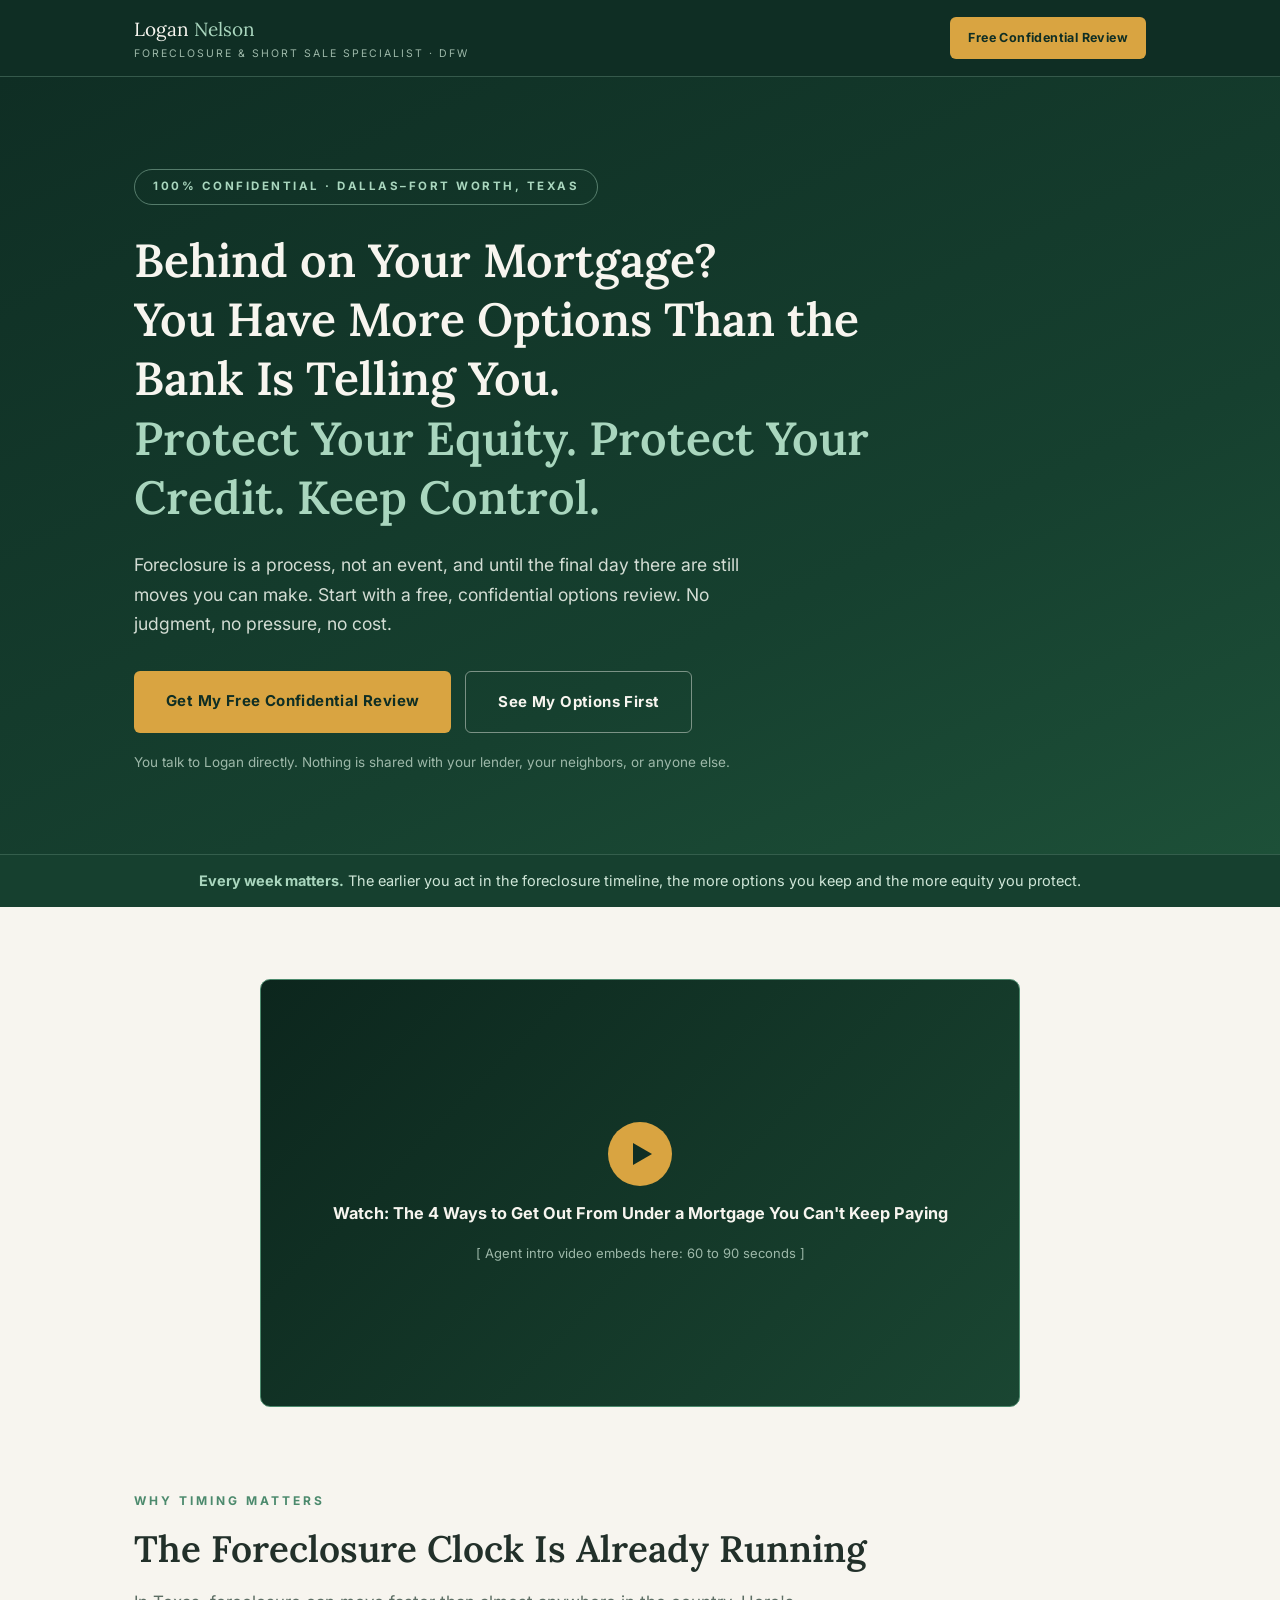
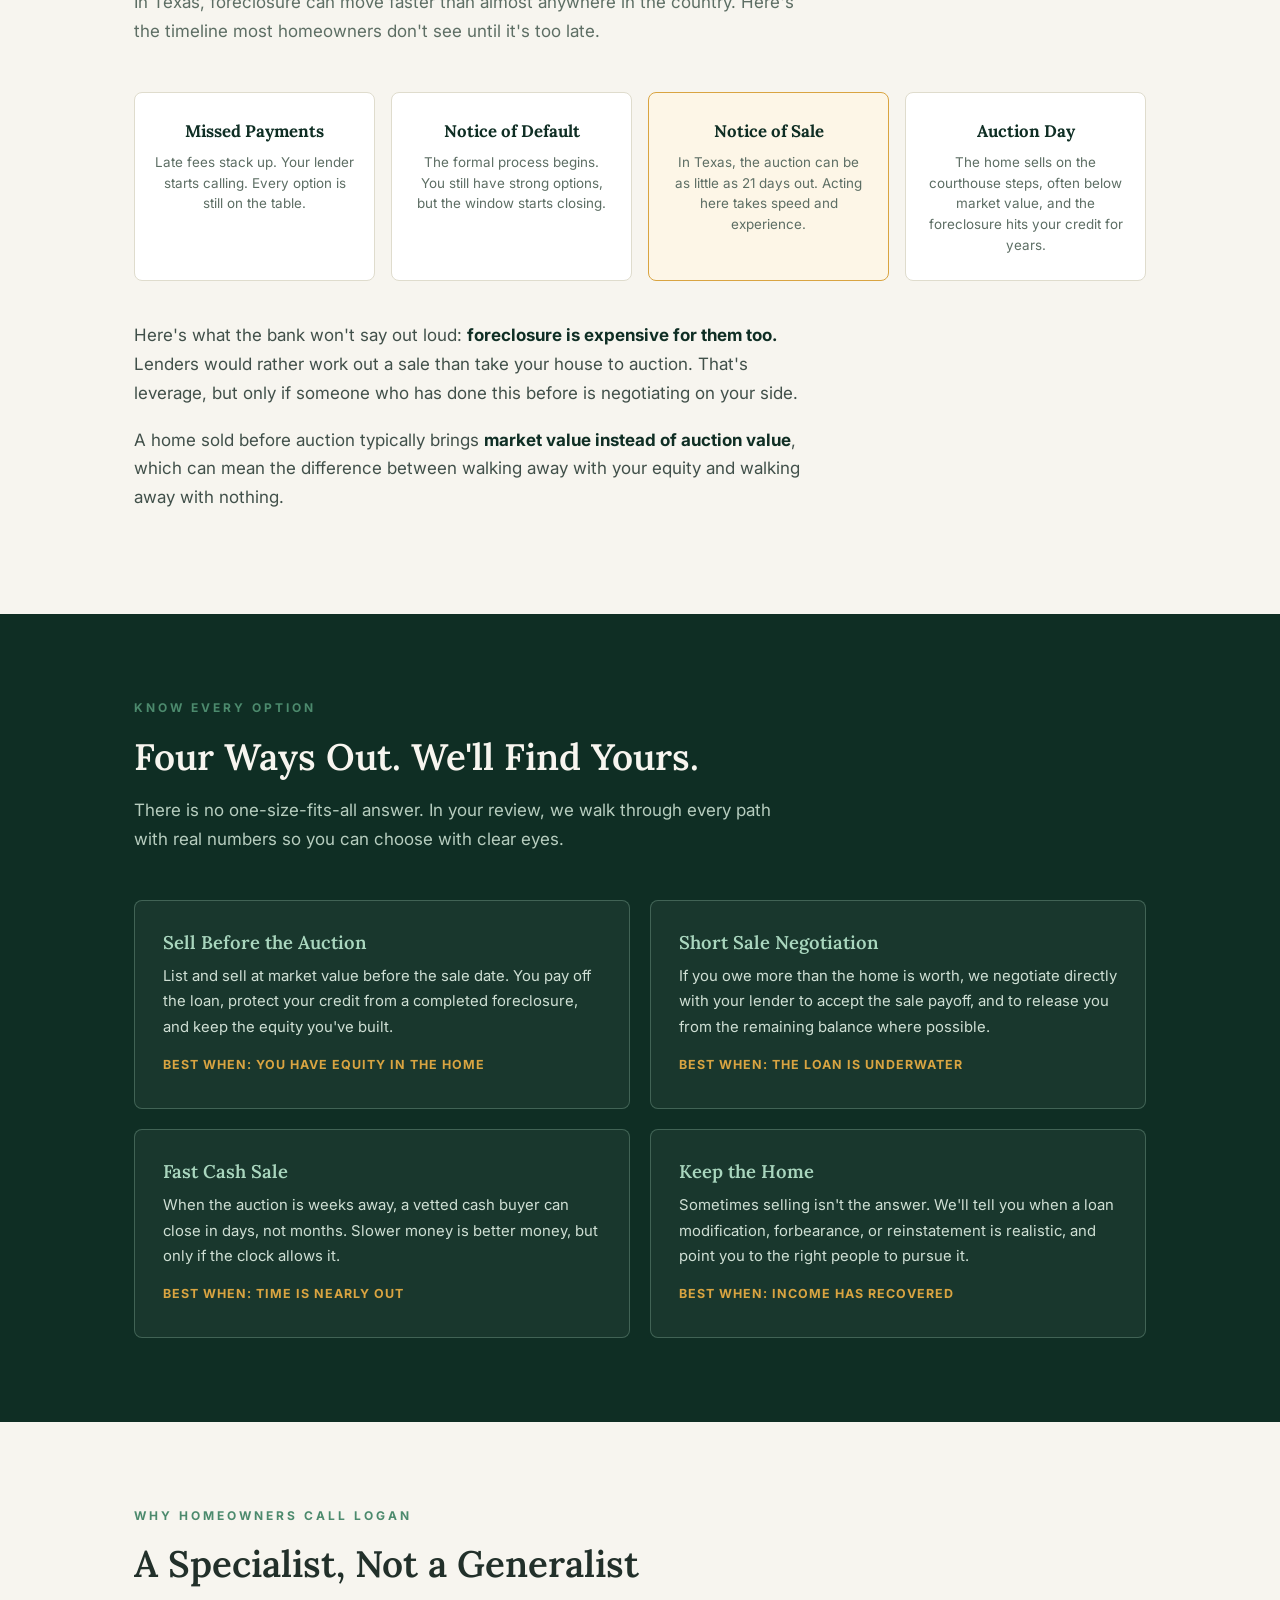
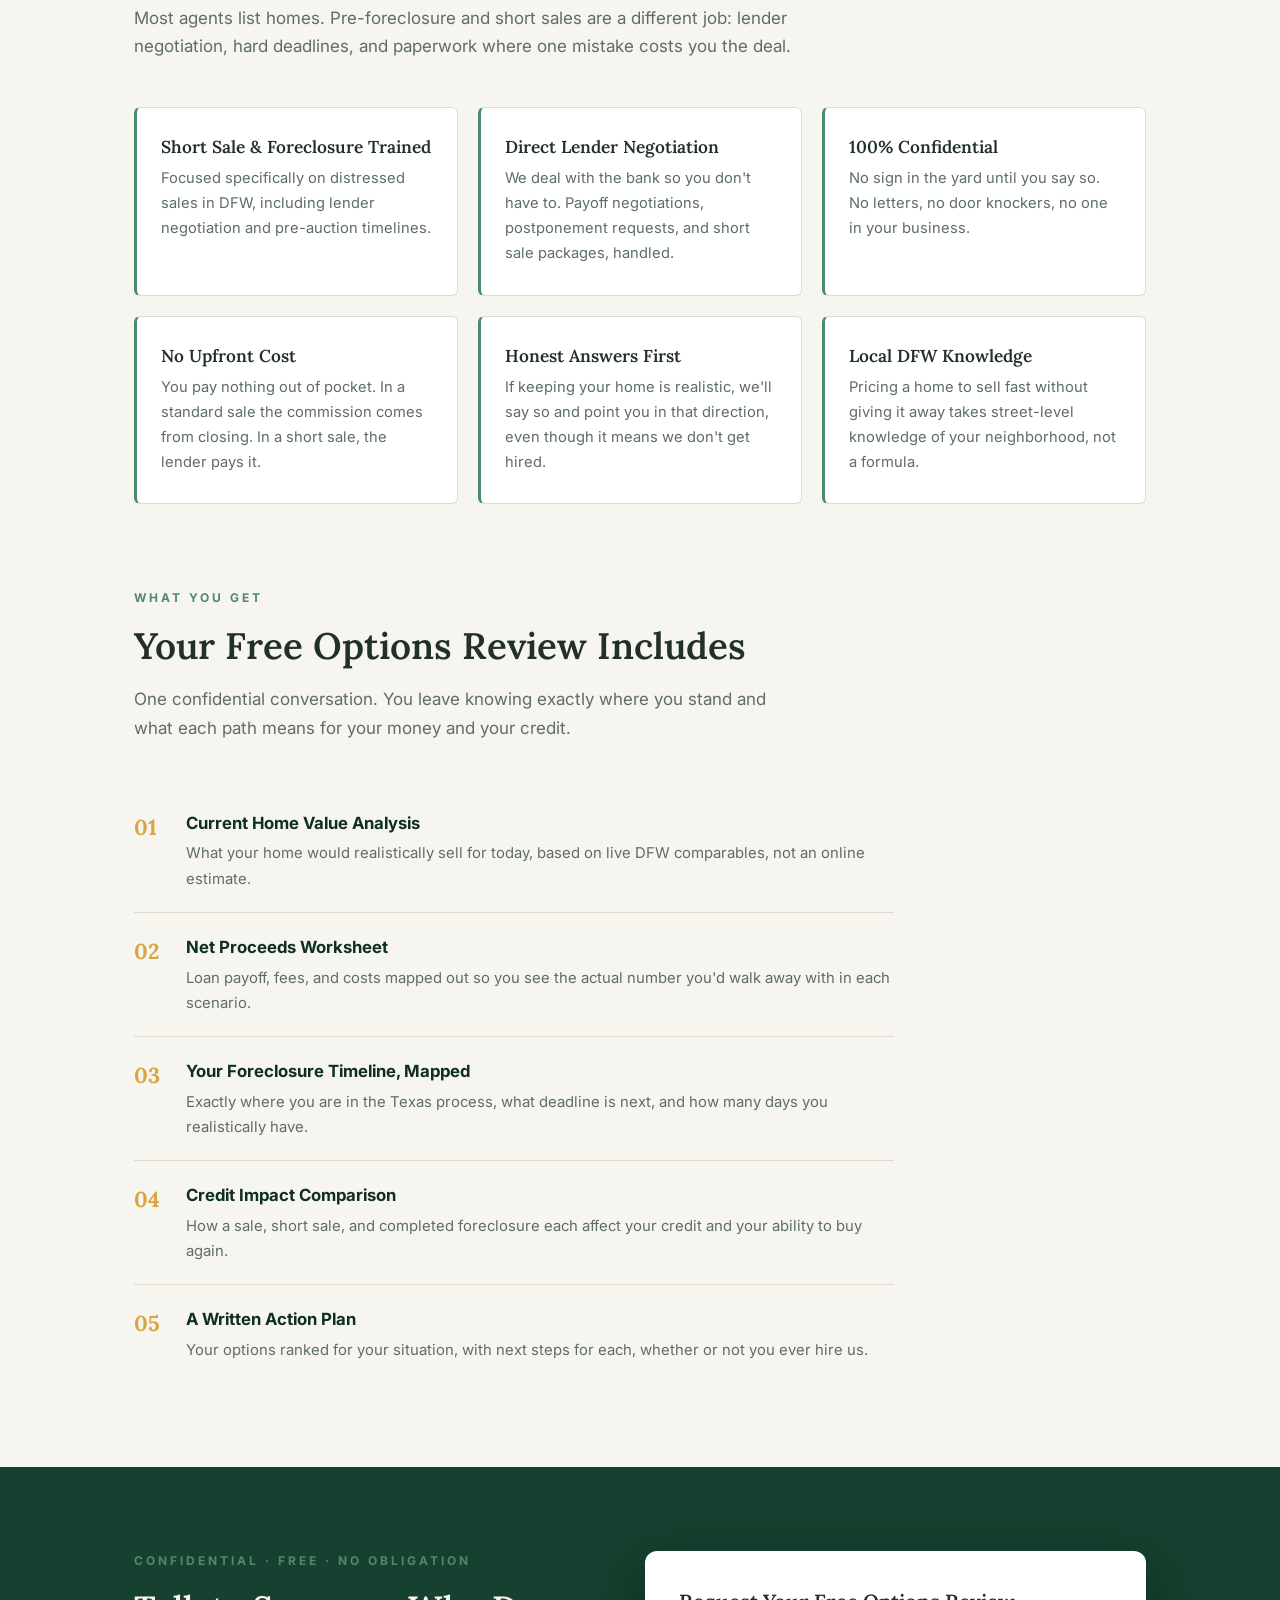
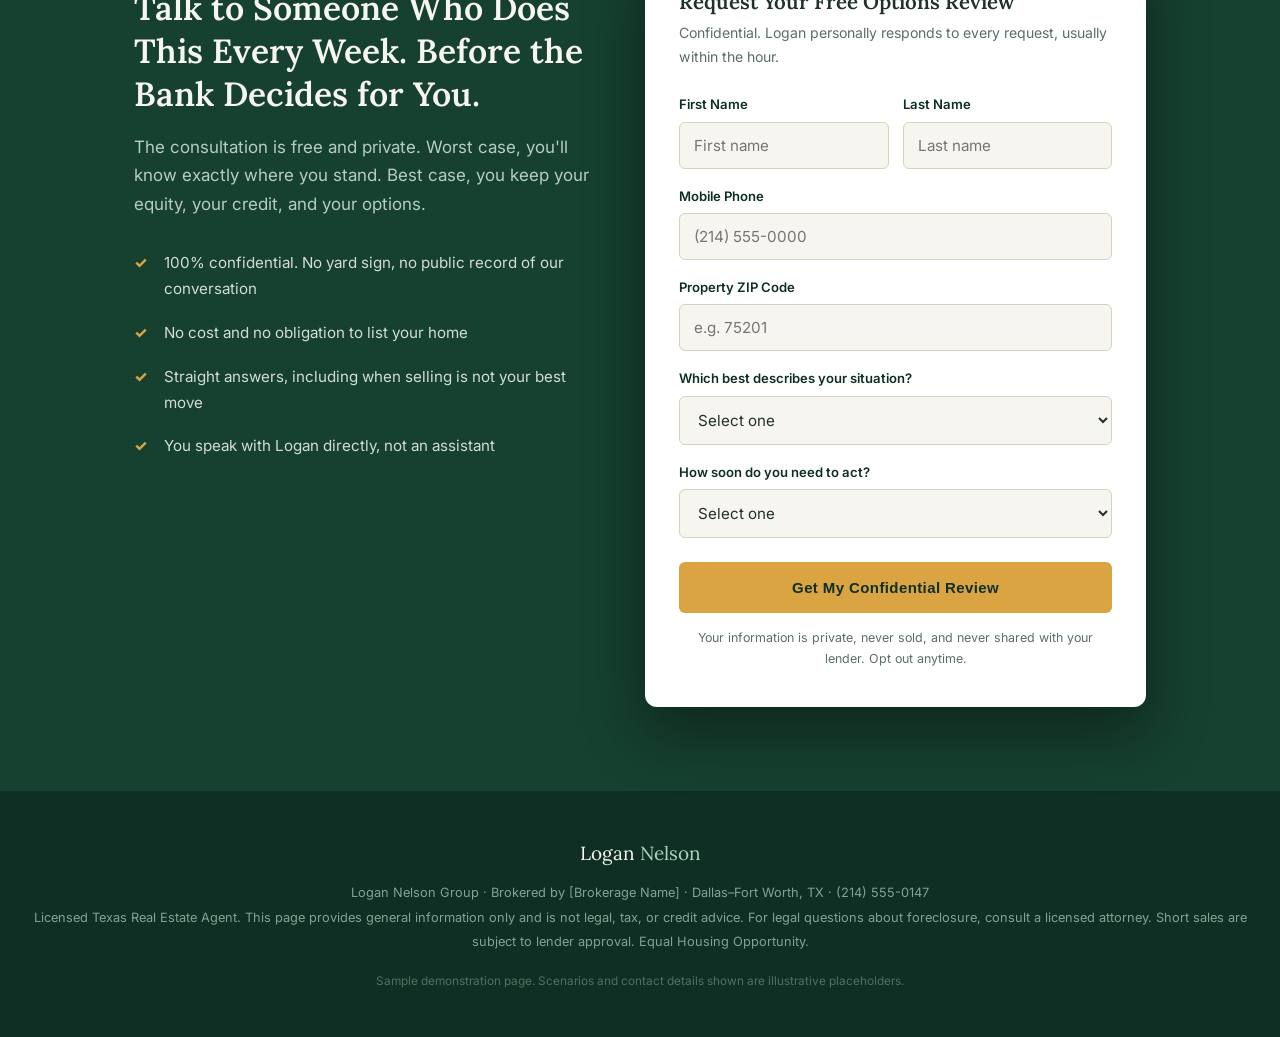
<file: realtor-samples/seller.html>
<!DOCTYPE html>
<html lang="en">
<head>
<meta charset="UTF-8">
<meta name="viewport" content="width=device-width, initial-scale=1.0">
<title>Behind on Your Mortgage? Know Your Options | Logan Nelson, DFW Foreclosure &amp; Short Sale Specialist</title>
<meta name="description" content="Facing foreclosure in Dallas-Fort Worth? You have more options than the bank tells you. Get a free, confidential home equity and options review with Logan Nelson.">
<link rel="preconnect" href="https://fonts.googleapis.com">
<link rel="preconnect" href="https://fonts.gstatic.com" crossorigin>
<link href="https://fonts.googleapis.com/css2?family=Lora:wght@500;600;700&family=Inter:wght@400;500;600;700&display=swap" rel="stylesheet">
<style>
*, *::before, *::after { margin: 0; padding: 0; box-sizing: border-box; }

:root {
  --forest: #0f2e24;
  --forest-2: #16402f;
  --sage: #4c8a6d;
  --mint: #a9d6be;
  --cream: #f7f5ef;
  --ink: #22302a;
  --muted: #5d6e64;
  --line: #dfdccd;
  --amber: #d9a441;
}

html { scroll-behavior: smooth; }

body {
  font-family: 'Inter', -apple-system, BlinkMacSystemFont, 'Segoe UI', sans-serif;
  background: var(--cream);
  color: var(--ink);
  font-size: 17px;
  line-height: 1.7;
  -webkit-font-smoothing: antialiased;
}

h1, h2, h3 { font-family: 'Lora', Georgia, serif; line-height: 1.28; font-weight: 600; }

.container { max-width: 1060px; margin: 0 auto; padding: 0 24px; }

.btn {
  display: inline-block;
  background: var(--amber);
  color: var(--forest);
  font-weight: 700;
  font-size: 15px;
  letter-spacing: 0.4px;
  text-decoration: none;
  padding: 17px 32px;
  border-radius: 6px;
  border: none;
  cursor: pointer;
  transition: filter 0.25s, transform 0.25s;
}
.btn:hover { filter: brightness(1.08); transform: translateY(-2px); }
.btn-ghost { background: transparent; color: var(--cream); border: 1px solid rgba(247,245,239,0.45); }
.btn-ghost:hover { background: rgba(247,245,239,0.08); }

/* ─── TOP BAR ─── */
.topbar {
  position: sticky; top: 0; z-index: 50;
  background: var(--forest);
  color: var(--cream);
  padding: 13px 0;
  border-bottom: 1px solid rgba(169,214,190,0.25);
}
.topbar .container { display: flex; align-items: center; justify-content: space-between; gap: 16px; }
.brand { font-family: 'Lora', serif; font-size: 19px; }
.brand span { color: var(--mint); }
.brand small { display: block; font-family: 'Inter', sans-serif; font-size: 10.5px; letter-spacing: 2px; text-transform: uppercase; color: #9db8a9; }
.topbar .btn { padding: 10px 18px; font-size: 12.5px; }

/* ─── HERO ─── */
.hero {
  position: relative;
  background: linear-gradient(155deg, var(--forest) 0%, var(--forest-2) 65%, #1d5038 100%);
  color: var(--cream);
  overflow: hidden;
}
.hero-img { position: absolute; inset: 0; width: 100%; height: 100%; object-fit: cover; opacity: 0.16; }
.hero-inner { position: relative; padding: 92px 0 80px; max-width: 800px; }
.eyebrow {
  display: inline-block;
  font-size: 11.5px; font-weight: 700;
  letter-spacing: 2.5px; text-transform: uppercase;
  color: var(--mint);
  border: 1px solid rgba(169,214,190,0.45);
  border-radius: 100px;
  padding: 7px 18px;
  margin-bottom: 26px;
}
.hero h1 { font-size: clamp(1.9rem, 4.4vw, 2.9rem); margin-bottom: 22px; }
.hero h1 em { font-style: normal; color: var(--mint); }
.hero p.lead { font-size: 1.1rem; color: #d3ddd4; max-width: 640px; margin-bottom: 32px; }
.hero-ctas { display: flex; flex-wrap: wrap; gap: 14px; }
.hero-note { margin-top: 18px; font-size: 13.5px; color: #9db8a9; }

/* ─── CONFIDENTIAL STRIP ─── */
.confidential {
  background: var(--forest-2);
  border-top: 1px solid rgba(169,214,190,0.2);
  color: #cfe6d8;
  text-align: center;
  padding: 14px 24px;
  font-size: 14.5px;
}
.confidential strong { color: var(--mint); }

/* ─── VIDEO SLOT ─── */
.video-band { background: var(--cream); padding: 72px 0 0; }
.video-frame {
  max-width: 760px; margin: 0 auto;
  aspect-ratio: 16 / 9;
  background: linear-gradient(135deg, #0c261d, #1a4632);
  border: 1px solid var(--sage);
  border-radius: 10px;
  display: flex; flex-direction: column; align-items: center; justify-content: center; gap: 14px;
  color: #9db8a9; text-align: center; padding: 24px;
}
.play-dot { width: 64px; height: 64px; border-radius: 50%; background: var(--amber); display: flex; align-items: center; justify-content: center; }
.play-dot::after { content: ''; border-left: 19px solid var(--forest); border-top: 11px solid transparent; border-bottom: 11px solid transparent; margin-left: 5px; }
.video-frame strong { color: var(--cream); font-size: 1.02rem; }

/* ─── SECTIONS ─── */
section { padding: 84px 0; }
.section-label { font-size: 12px; font-weight: 700; letter-spacing: 3px; text-transform: uppercase; color: var(--sage); margin-bottom: 14px; }
.section-title { font-size: clamp(1.65rem, 3.2vw, 2.3rem); margin-bottom: 16px; }
.section-sub { color: var(--muted); max-width: 660px; margin-bottom: 46px; }

/* ─── TIMELINE WARNING ─── */
.clock-grid { display: grid; grid-template-columns: repeat(4, 1fr); gap: 16px; margin-bottom: 40px; }
.clock-item {
  background: #fff;
  border: 1px solid var(--line);
  border-radius: 8px;
  padding: 24px 20px;
  text-align: center;
}
.clock-item .when { font-family: 'Lora', serif; font-size: 1.05rem; color: var(--forest); font-weight: 700; margin-bottom: 6px; }
.clock-item p { font-size: 0.84rem; color: var(--muted); line-height: 1.55; }
.clock-item.hot { border-color: var(--amber); background: #fdf6e7; }
.copy-narrow { max-width: 680px; }
.copy-narrow p { margin-bottom: 18px; color: #41504a; }
.copy-narrow strong { color: var(--forest); }

/* ─── OPTIONS ─── */
.options { background: var(--forest); color: var(--cream); }
.options .section-title { color: var(--cream); }
.options .section-sub { color: #b7cdbf; }
.option-grid { display: grid; grid-template-columns: 1fr 1fr; gap: 20px; }
.option {
  background: rgba(255,255,255,0.045);
  border: 1px solid rgba(169,214,190,0.28);
  border-radius: 8px;
  padding: 30px 28px;
  transition: transform 0.25s, border-color 0.25s;
}
.option:hover { transform: translateY(-3px); border-color: var(--mint); }
.option h3 { font-size: 1.15rem; color: var(--mint); margin-bottom: 10px; }
.option p { font-size: 0.93rem; color: #cfdfd4; }
.option .fit { display: inline-block; margin-top: 14px; font-size: 0.78rem; letter-spacing: 1px; text-transform: uppercase; color: var(--amber); font-weight: 700; }

/* ─── WHY LOGAN ─── */
.why-grid { display: grid; grid-template-columns: repeat(3, 1fr); gap: 20px; }
.why {
  background: #fff;
  border: 1px solid var(--line);
  border-left: 3px solid var(--sage);
  border-radius: 6px;
  padding: 28px 24px;
}
.why h3 { font-size: 1.08rem; margin-bottom: 8px; }
.why p { font-size: 0.92rem; color: var(--muted); }

/* ─── REVIEW INCLUDES ─── */
.review-list { max-width: 760px; }
.review-item {
  display: flex; gap: 16px;
  padding: 20px 0;
  border-bottom: 1px solid var(--line);
}
.review-item:last-child { border-bottom: none; }
.review-item .n {
  flex: none;
  font-family: 'Lora', serif;
  font-size: 1.35rem; font-weight: 700;
  color: var(--amber);
  width: 36px;
}
.review-item strong { display: block; font-size: 1.05rem; color: var(--forest); margin-bottom: 4px; }
.review-item p { font-size: 0.93rem; color: var(--muted); }

/* ─── FORM ─── */
.form-section { background: var(--forest-2); color: var(--cream); }
.form-wrap { display: grid; grid-template-columns: 1fr 1.1fr; gap: 56px; align-items: start; }
.form-side h2 { color: var(--cream); font-size: clamp(1.55rem, 3vw, 2.1rem); margin-bottom: 18px; }
.form-side p { color: #b7cdbf; margin-bottom: 22px; }
.assurance { list-style: none; }
.assurance li { padding: 9px 0 9px 30px; position: relative; color: #d3ddd4; font-size: 0.95rem; }
.assurance li::before { content: '\2713'; position: absolute; left: 0; color: var(--amber); font-weight: 800; }
.lead-form {
  background: #fff; color: var(--ink);
  border-radius: 12px;
  padding: 38px 34px;
  box-shadow: 0 24px 60px rgba(0,0,0,0.4);
}
.lead-form h3 { font-size: 1.28rem; margin-bottom: 6px; }
.lead-form .form-note { font-size: 0.88rem; color: var(--muted); margin-bottom: 24px; }
.field { margin-bottom: 16px; }
.field label { display: block; font-size: 0.82rem; font-weight: 600; margin-bottom: 6px; color: var(--forest); }
.field input, .field select {
  width: 100%; padding: 13px 14px;
  border: 1px solid #d5d2c2;
  border-radius: 6px;
  font-family: inherit; font-size: 0.95rem;
  background: var(--cream); color: var(--ink);
}
.field input:focus, .field select:focus { outline: 2px solid var(--sage); border-color: var(--sage); }
.field-row { display: grid; grid-template-columns: 1fr 1fr; gap: 14px; }
.lead-form .btn { width: 100%; margin-top: 8px; }
.privacy { font-size: 0.78rem; color: var(--muted); margin-top: 14px; text-align: center; }

.thanks { display: none; text-align: center; padding: 30px 6px; }
.thanks.show { display: block; }
.thanks .tick-big { width: 62px; height: 62px; border-radius: 50%; background: var(--amber); color: var(--forest); font-size: 30px; font-weight: 800; display: flex; align-items: center; justify-content: center; margin: 0 auto 18px; }
.thanks h3 { margin-bottom: 12px; }
.thanks p { font-size: 0.95rem; color: var(--muted); margin-bottom: 10px; }

/* ─── FOOTER ─── */
footer {
  background: var(--forest);
  color: #86a191;
  padding: 44px 24px;
  text-align: center;
  font-size: 0.8rem;
  line-height: 1.9;
}
footer .brand { color: var(--cream); margin-bottom: 10px; }
footer .demo-note { color: #52705f; margin-top: 16px; font-size: 0.74rem; }

.fade-in { opacity: 0; transform: translateY(22px); transition: opacity 0.7s ease, transform 0.7s ease; }
.fade-in.visible { opacity: 1; transform: translateY(0); }

@media (max-width: 900px) {
  .clock-grid { grid-template-columns: 1fr 1fr; }
  .option-grid { grid-template-columns: 1fr; }
  .why-grid { grid-template-columns: 1fr; }
  .form-wrap { grid-template-columns: 1fr; gap: 40px; }
}
@media (max-width: 620px) {
  section { padding: 64px 0; }
  .clock-grid { grid-template-columns: 1fr; }
  .hero-inner { padding: 68px 0 60px; }
  .topbar .brand small { display: none; }
  .field-row { grid-template-columns: 1fr; }
}
</style>
</head>
<body>

<!-- TOP BAR -->
<div class="topbar">
  <div class="container">
    <div class="brand">Logan <span>Nelson</span>
      <small>Foreclosure &amp; Short Sale Specialist &middot; DFW</small>
    </div>
    <a href="#review" class="btn">Free Confidential Review</a>
  </div>
</div>

<!-- HERO -->
<div class="hero">
  <img class="hero-img" src="https://images.unsplash.com/photo-1570129477492-45c003edd2be?w=1800&q=80" alt="" onerror="this.remove()">
  <div class="container">
    <div class="hero-inner">
      <span class="eyebrow">100% Confidential &middot; Dallas&ndash;Fort Worth, Texas</span>
      <h1>Behind on Your Mortgage?<br>
      You Have More Options Than the Bank Is Telling You.<br>
      <em>Protect Your Equity. Protect Your Credit. Keep Control.</em></h1>
      <p class="lead">Foreclosure is a process, not an event, and until the final day there are still moves you can make. Start with a free, confidential options review. No judgment, no pressure, no cost.</p>
      <div class="hero-ctas">
        <a href="#review" class="btn">Get My Free Confidential Review</a>
        <a href="#options" class="btn btn-ghost">See My Options First</a>
      </div>
      <p class="hero-note">You talk to Logan directly. Nothing is shared with your lender, your neighbors, or anyone else.</p>
    </div>
  </div>
</div>

<!-- CONFIDENTIAL STRIP -->
<div class="confidential"><strong>Every week matters.</strong> The earlier you act in the foreclosure timeline, the more options you keep and the more equity you protect.</div>

<!-- VIDEO -->
<div class="video-band">
  <div class="container">
    <div class="video-frame">
      <div class="play-dot"></div>
      <strong>Watch: The 4 Ways to Get Out From Under a Mortgage You Can't Keep Paying</strong>
      <span style="font-size:13px;">[ Agent intro video embeds here: 60 to 90 seconds ]</span>
    </div>
  </div>
</div>

<!-- TIMELINE -->
<section>
  <div class="container">
    <div class="fade-in">
      <div class="section-label">Why Timing Matters</div>
      <h2 class="section-title">The Foreclosure Clock Is Already Running</h2>
      <p class="section-sub">In Texas, foreclosure can move faster than almost anywhere in the country. Here's the timeline most homeowners don't see until it's too late.</p>
    </div>
    <div class="clock-grid fade-in">
      <div class="clock-item">
        <div class="when">Missed Payments</div>
        <p>Late fees stack up. Your lender starts calling. Every option is still on the table.</p>
      </div>
      <div class="clock-item">
        <div class="when">Notice of Default</div>
        <p>The formal process begins. You still have strong options, but the window starts closing.</p>
      </div>
      <div class="clock-item hot">
        <div class="when">Notice of Sale</div>
        <p>In Texas, the auction can be as little as 21 days out. Acting here takes speed and experience.</p>
      </div>
      <div class="clock-item">
        <div class="when">Auction Day</div>
        <p>The home sells on the courthouse steps, often below market value, and the foreclosure hits your credit for years.</p>
      </div>
    </div>
    <div class="copy-narrow fade-in">
      <p>Here's what the bank won't say out loud: <strong>foreclosure is expensive for them too.</strong> Lenders would rather work out a sale than take your house to auction. That's leverage, but only if someone who has done this before is negotiating on your side.</p>
      <p>A home sold before auction typically brings <strong>market value instead of auction value</strong>, which can mean the difference between walking away with your equity and walking away with nothing.</p>
    </div>
  </div>
</section>

<!-- OPTIONS -->
<section class="options" id="options">
  <div class="container">
    <div class="fade-in">
      <div class="section-label">Know Every Option</div>
      <h2 class="section-title">Four Ways Out. We'll Find Yours.</h2>
      <p class="section-sub">There is no one-size-fits-all answer. In your review, we walk through every path with real numbers so you can choose with clear eyes.</p>
    </div>
    <div class="option-grid fade-in">
      <div class="option">
        <h3>Sell Before the Auction</h3>
        <p>List and sell at market value before the sale date. You pay off the loan, protect your credit from a completed foreclosure, and keep the equity you've built.</p>
        <span class="fit">Best when: you have equity in the home</span>
      </div>
      <div class="option">
        <h3>Short Sale Negotiation</h3>
        <p>If you owe more than the home is worth, we negotiate directly with your lender to accept the sale payoff, and to release you from the remaining balance where possible.</p>
        <span class="fit">Best when: the loan is underwater</span>
      </div>
      <div class="option">
        <h3>Fast Cash Sale</h3>
        <p>When the auction is weeks away, a vetted cash buyer can close in days, not months. Slower money is better money, but only if the clock allows it.</p>
        <span class="fit">Best when: time is nearly out</span>
      </div>
      <div class="option">
        <h3>Keep the Home</h3>
        <p>Sometimes selling isn't the answer. We'll tell you when a loan modification, forbearance, or reinstatement is realistic, and point you to the right people to pursue it.</p>
        <span class="fit">Best when: income has recovered</span>
      </div>
    </div>
  </div>
</section>

<!-- WHY LOGAN -->
<section>
  <div class="container">
    <div class="fade-in">
      <div class="section-label">Why Homeowners Call Logan</div>
      <h2 class="section-title">A Specialist, Not a Generalist</h2>
      <p class="section-sub">Most agents list homes. Pre-foreclosure and short sales are a different job: lender negotiation, hard deadlines, and paperwork where one mistake costs you the deal.</p>
    </div>
    <div class="why-grid fade-in">
      <div class="why">
        <h3>Short Sale &amp; Foreclosure Trained</h3>
        <p>Focused specifically on distressed sales in DFW, including lender negotiation and pre-auction timelines.</p>
      </div>
      <div class="why">
        <h3>Direct Lender Negotiation</h3>
        <p>We deal with the bank so you don't have to. Payoff negotiations, postponement requests, and short sale packages, handled.</p>
      </div>
      <div class="why">
        <h3>100% Confidential</h3>
        <p>No sign in the yard until you say so. No letters, no door knockers, no one in your business.</p>
      </div>
      <div class="why">
        <h3>No Upfront Cost</h3>
        <p>You pay nothing out of pocket. In a standard sale the commission comes from closing. In a short sale, the lender pays it.</p>
      </div>
      <div class="why">
        <h3>Honest Answers First</h3>
        <p>If keeping your home is realistic, we'll say so and point you in that direction, even though it means we don't get hired.</p>
      </div>
      <div class="why">
        <h3>Local DFW Knowledge</h3>
        <p>Pricing a home to sell fast without giving it away takes street-level knowledge of your neighborhood, not a formula.</p>
      </div>
    </div>
  </div>
</section>

<!-- REVIEW INCLUDES -->
<section style="padding-top: 0;">
  <div class="container">
    <div class="fade-in">
      <div class="section-label">What You Get</div>
      <h2 class="section-title">Your Free Options Review Includes</h2>
      <p class="section-sub">One confidential conversation. You leave knowing exactly where you stand and what each path means for your money and your credit.</p>
    </div>
    <div class="review-list fade-in">
      <div class="review-item"><div class="n">01</div><div><strong>Current Home Value Analysis</strong><p>What your home would realistically sell for today, based on live DFW comparables, not an online estimate.</p></div></div>
      <div class="review-item"><div class="n">02</div><div><strong>Net Proceeds Worksheet</strong><p>Loan payoff, fees, and costs mapped out so you see the actual number you'd walk away with in each scenario.</p></div></div>
      <div class="review-item"><div class="n">03</div><div><strong>Your Foreclosure Timeline, Mapped</strong><p>Exactly where you are in the Texas process, what deadline is next, and how many days you realistically have.</p></div></div>
      <div class="review-item"><div class="n">04</div><div><strong>Credit Impact Comparison</strong><p>How a sale, short sale, and completed foreclosure each affect your credit and your ability to buy again.</p></div></div>
      <div class="review-item"><div class="n">05</div><div><strong>A Written Action Plan</strong><p>Your options ranked for your situation, with next steps for each, whether or not you ever hire us.</p></div></div>
    </div>
  </div>
</section>

<!-- FORM -->
<section class="form-section" id="review">
  <div class="container">
    <div class="form-wrap">
      <div class="form-side fade-in">
        <div class="section-label">Confidential &middot; Free &middot; No Obligation</div>
        <h2>Talk to Someone Who Does This Every Week. Before the Bank Decides for You.</h2>
        <p>The consultation is free and private. Worst case, you'll know exactly where you stand. Best case, you keep your equity, your credit, and your options.</p>
        <ul class="assurance">
          <li>100% confidential. No yard sign, no public record of our conversation</li>
          <li>No cost and no obligation to list your home</li>
          <li>Straight answers, including when selling is not your best move</li>
          <li>You speak with Logan directly, not an assistant</li>
        </ul>
      </div>
      <div class="lead-form fade-in">
        <form id="leadForm" autocomplete="on">
          <h3>Request Your Free Options Review</h3>
          <p class="form-note">Confidential. Logan personally responds to every request, usually within the hour.</p>
          <div class="field-row">
            <div class="field">
              <label for="fname">First Name</label>
              <input type="text" id="fname" name="fname" required placeholder="First name">
            </div>
            <div class="field">
              <label for="lname">Last Name</label>
              <input type="text" id="lname" name="lname" required placeholder="Last name">
            </div>
          </div>
          <div class="field">
            <label for="phone">Mobile Phone</label>
            <input type="tel" id="phone" name="phone" required placeholder="(214) 555-0000">
          </div>
          <div class="field">
            <label for="zip">Property ZIP Code</label>
            <input type="text" id="zip" name="zip" required placeholder="e.g. 75201" inputmode="numeric" maxlength="10">
          </div>
          <div class="field">
            <label for="situation">Which best describes your situation?</label>
            <select id="situation" name="situation" required>
              <option value="">Select one</option>
              <option>Behind on payments, no notice yet</option>
              <option>Received a Notice of Default</option>
              <option>Auction date is scheduled</option>
              <option>Owe more than the home is worth</option>
              <option>Just exploring my options</option>
            </select>
          </div>
          <div class="field">
            <label for="timeline">How soon do you need to act?</label>
            <select id="timeline" name="timeline" required>
              <option value="">Select one</option>
              <option>Immediately, within 30 days</option>
              <option>Within 1 to 3 months</option>
              <option>Within 3 to 6 months</option>
              <option>Not sure, that's why I'm here</option>
            </select>
          </div>
          <button type="submit" class="btn">Get My Confidential Review</button>
          <p class="privacy">Your information is private, never sold, and never shared with your lender. Opt out anytime.</p>
        </form>
        <div class="thanks" id="thanks">
          <div class="tick-big">&#10003;</div>
          <h3>Received. Here's What Happens Next.</h3>
          <p><strong>1.</strong> Logan reviews your situation personally, today.</p>
          <p><strong>2.</strong> You'll get a private call or text to set a time that works for you.</p>
          <p><strong>3.</strong> You leave the review with a written plan and real numbers.</p>
          <p style="margin-top:16px; font-size:0.85rem;">[ Thank-you page video embeds here ]</p>
        </div>
      </div>
    </div>
  </div>
</section>

<!-- FOOTER -->
<footer>
  <div class="brand">Logan <span style="color:var(--mint)">Nelson</span></div>
  <p>Logan Nelson Group &middot; Brokered by [Brokerage Name] &middot; Dallas&ndash;Fort Worth, TX &middot; (214) 555-0147</p>
  <p>Licensed Texas Real Estate Agent. This page provides general information only and is not legal, tax, or credit advice. For legal questions about foreclosure, consult a licensed attorney. Short sales are subject to lender approval. Equal Housing Opportunity.</p>
  <p class="demo-note">Sample demonstration page. Scenarios and contact details shown are illustrative placeholders.</p>
</footer>

<script>
document.addEventListener('DOMContentLoaded', function() {
  var observer = new IntersectionObserver(function(entries) {
    entries.forEach(function(entry) {
      if (entry.isIntersecting) entry.target.classList.add('visible');
    });
  }, { threshold: 0.08, rootMargin: '0px 0px -40px 0px' });
  document.querySelectorAll('.fade-in').forEach(function(el) { observer.observe(el); });
  // Safety net: never leave content hidden if the observer doesn't fire
  setTimeout(function() {
    document.querySelectorAll('.fade-in:not(.visible)').forEach(function(el) { el.classList.add('visible'); });
  }, 1500);

  var form = document.getElementById('leadForm');
  form.addEventListener('submit', function(e) {
    e.preventDefault();
    // Demo only: production version posts to the GHL inbound webhook + fires Meta Pixel Lead event
    form.style.display = 'none';
    document.getElementById('thanks').classList.add('show');
  });
});
</script>

</body>
</html>
</file>
